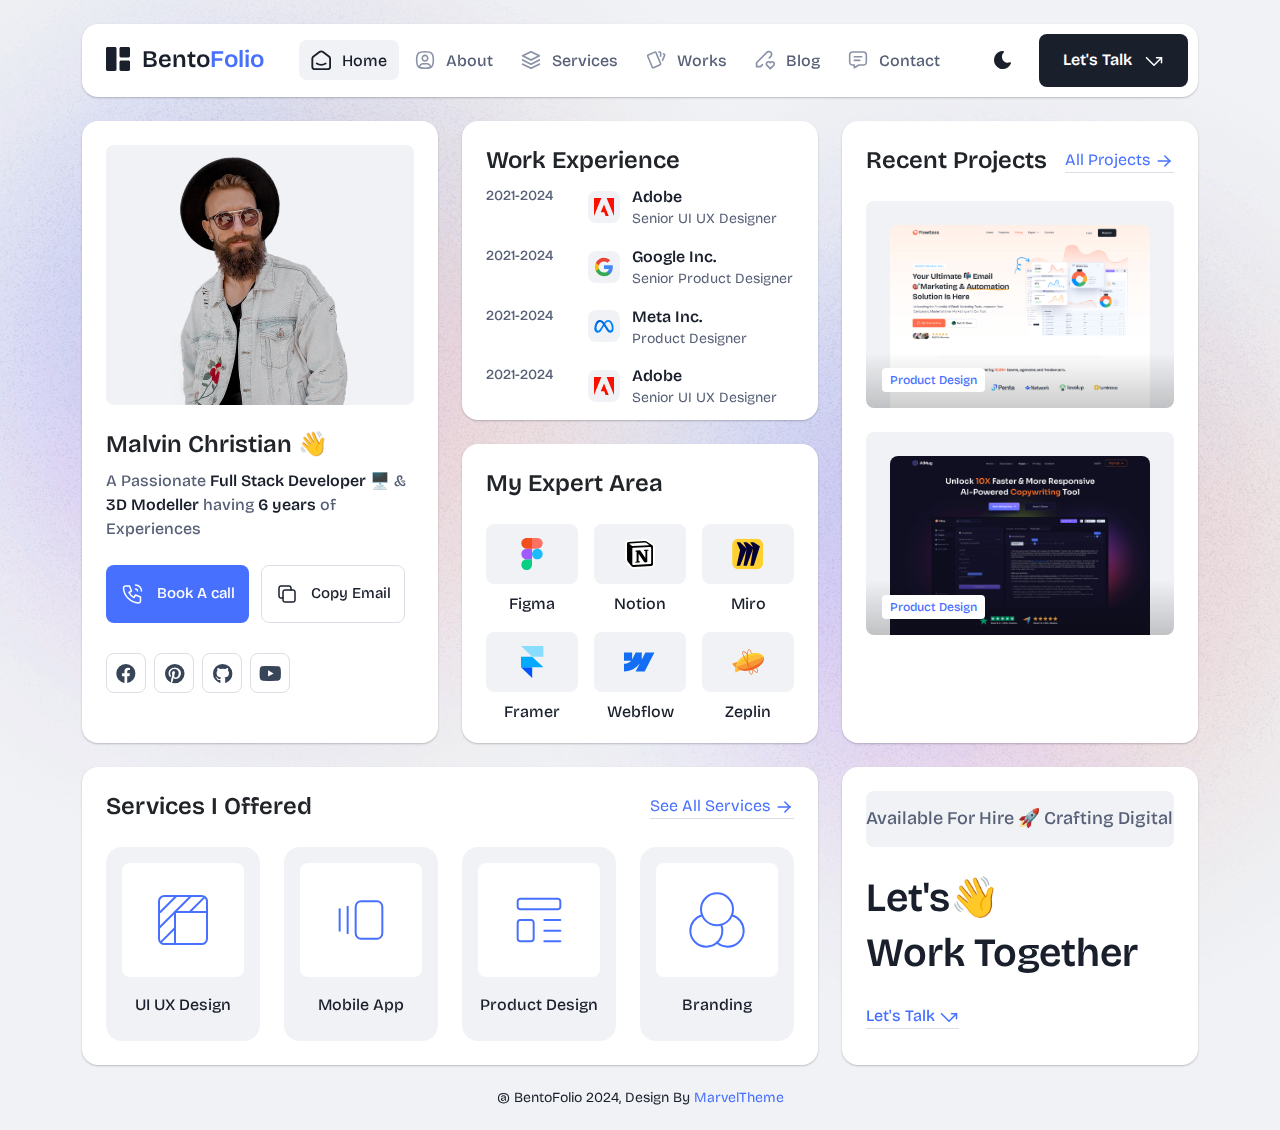
<file: index.html>
<!DOCTYPE html>
<html lang="en">

<head>
  <meta charset="UTF-8">
  <meta http-equiv="X-UA-Compatible" content="IE=edge">
  <title>Bentofolio - Malvin Christian Personal Portofolio</title>
  <meta name="description" content="Bentofolio - Bootstrap Personal Portfolio Template">
  <meta name="viewport" content="width=device-width, initial-scale=1">

  <link rel="shortcut icon" type="image/x-icon" href="assets/img/favicon.svg">
  <!-- Place favicon.ico in the root directory -->

  <!-- CSS here -->
  <link rel="stylesheet" href="assets/css/bootstrap.min.css">
  <link rel="stylesheet" href="assets/fontawsome/css/all.min.css">
  <link rel="stylesheet" href="assets/fontawsome/css/fontawesome.min.css">
  <link rel="stylesheet" href="assets/css/slick.css">
  <link rel="stylesheet" href="assets/css/magnific-popup.css">
  <link rel="stylesheet" href="assets/css/style.css">
  <link rel="stylesheet" href="assets/css/responsive.css">
</head>

<body>

  <div id="page-content">
    <!-- header part start -->
    <header class="header-area">
      <nav class="navbar">
        <div class="container">
          <div class="menu-container">
            <div class="logo">
              <a class="navbar-brand me-0" href="index.html">
                <svg width="24" height="24" viewBox="0 0 24 24" fill="none" xmlns="http://www.w3.org/2000/svg">
                  <path
                    d="M0 1.5C0 1.10218 0.158035 0.720644 0.43934 0.43934C0.720644 0.158035 1.10218 0 1.5 0L9 0C9.39782 0 9.77936 0.158035 10.0607 0.43934C10.342 0.720644 10.5 1.10218 10.5 1.5V22.5C10.5 22.8978 10.342 23.2794 10.0607 23.5607C9.77936 23.842 9.39782 24 9 24H1.5C1.10218 24 0.720644 23.842 0.43934 23.5607C0.158035 23.2794 0 22.8978 0 22.5V1.5ZM13.5 1.5C13.5 1.10218 13.658 0.720644 13.9393 0.43934C14.2206 0.158035 14.6022 0 15 0L22.5 0C22.8978 0 23.2794 0.158035 23.5607 0.43934C23.842 0.720644 24 1.10218 24 1.5V9C24 9.39782 23.842 9.77936 23.5607 10.0607C23.2794 10.342 22.8978 10.5 22.5 10.5H15C14.6022 10.5 14.2206 10.342 13.9393 10.0607C13.658 9.77936 13.5 9.39782 13.5 9V1.5ZM13.5 15C13.5 14.6022 13.658 14.2206 13.9393 13.9393C14.2206 13.658 14.6022 13.5 15 13.5H22.5C22.8978 13.5 23.2794 13.658 23.5607 13.9393C23.842 14.2206 24 14.6022 24 15V22.5C24 22.8978 23.842 23.2794 23.5607 23.5607C23.2794 23.842 22.8978 24 22.5 24H15C14.6022 24 14.2206 23.842 13.9393 23.5607C13.658 23.2794 13.5 22.8978 13.5 22.5V15Z"
                    class="logo-icon" />
                </svg>
                <span>Bento<span class="primary">Folio</span></span>
              </a>
            </div>
            <div class="navbar-main d-flex flex-grow-1">
              <div class="logo inner-logo d-block d-xl-none">
                <a class="navbar-brand me-0" href="index.html">
                  <svg width="24" height="24" viewBox="0 0 24 24" fill="none" xmlns="http://www.w3.org/2000/svg">
                    <path
                      d="M0 1.5C0 1.10218 0.158035 0.720644 0.43934 0.43934C0.720644 0.158035 1.10218 0 1.5 0L9 0C9.39782 0 9.77936 0.158035 10.0607 0.43934C10.342 0.720644 10.5 1.10218 10.5 1.5V22.5C10.5 22.8978 10.342 23.2794 10.0607 23.5607C9.77936 23.842 9.39782 24 9 24H1.5C1.10218 24 0.720644 23.842 0.43934 23.5607C0.158035 23.2794 0 22.8978 0 22.5V1.5ZM13.5 1.5C13.5 1.10218 13.658 0.720644 13.9393 0.43934C14.2206 0.158035 14.6022 0 15 0L22.5 0C22.8978 0 23.2794 0.158035 23.5607 0.43934C23.842 0.720644 24 1.10218 24 1.5V9C24 9.39782 23.842 9.77936 23.5607 10.0607C23.2794 10.342 22.8978 10.5 22.5 10.5H15C14.6022 10.5 14.2206 10.342 13.9393 10.0607C13.658 9.77936 13.5 9.39782 13.5 9V1.5ZM13.5 15C13.5 14.6022 13.658 14.2206 13.9393 13.9393C14.2206 13.658 14.6022 13.5 15 13.5H22.5C22.8978 13.5 23.2794 13.658 23.5607 13.9393C23.842 14.2206 24 14.6022 24 15V22.5C24 22.8978 23.842 23.2794 23.5607 23.5607C23.2794 23.842 22.8978 24 22.5 24H15C14.6022 24 14.2206 23.842 13.9393 23.5607C13.658 23.2794 13.5 22.8978 13.5 22.5V15Z"
                      class="logo-icon" />
                  </svg>
                  <span>Bento<span class="primary">Folio</span></span>
                </a>
              </div>
              <ul class="navbar-info mx-auto">
                <li class="nav-item">
                  <a class="nav-link active" aria-current="page" href="index.html">
                    <svg class="nav-icon" viewBox="0 0 15 15" fill="none" xmlns="http://www.w3.org/2000/svg">
                      <path
                        d="M13.475 4.92481L9.03083 1.46814C8.64082 1.16473 8.1608 1 7.66667 1C7.17254 1 6.69251 1.16473 6.3025 1.46814L1.8575 4.92481C1.59037 5.13254 1.37424 5.39858 1.22563 5.7026C1.07701 6.00662 0.99984 6.34058 1 6.67897V12.679C1 13.121 1.17559 13.5449 1.48816 13.8575C1.80072 14.17 2.22464 14.3456 2.66667 14.3456H12.6667C13.1087 14.3456 13.5326 14.17 13.8452 13.8575C14.1577 13.5449 14.3333 13.121 14.3333 12.679V6.67897C14.3333 5.99314 14.0167 5.34564 13.475 4.92481Z"
                        stroke-width="1.4" stroke-linecap="round" stroke-linejoin="round" />
                      <path d="M10.9753 10.1665C9.13359 11.2773 6.14859 11.2773 4.30859 10.1665" stroke-width="1.4"
                        stroke-linecap="round" stroke-linejoin="round" />
                    </svg>
                    <span>Home</span>
                  </a>
                </li>
                <li class="nav-item">
                  <a class="nav-link" href="about.html">
                    <svg class="nav-icon" viewBox="0 0 18 18" fill="none" xmlns="http://www.w3.org/2000/svg">
                      <path
                        d="M9 9.8335C9.66304 9.8335 10.2989 9.5701 10.7678 9.10126C11.2366 8.63242 11.5 7.99654 11.5 7.3335C11.5 6.67045 11.2366 6.03457 10.7678 5.56573C10.2989 5.09689 9.66304 4.8335 9 4.8335C8.33696 4.8335 7.70107 5.09689 7.23223 5.56573C6.76339 6.03457 6.5 6.67045 6.5 7.3335C6.5 7.99654 6.76339 8.63242 7.23223 9.10126C7.70107 9.5701 8.33696 9.8335 9 9.8335Z"
                        stroke-width="1.4" stroke-linecap="round" stroke-linejoin="round" />
                      <path
                        d="M9 1.5C15 1.5 16.5 3 16.5 9C16.5 15 15 16.5 9 16.5C3 16.5 1.5 15 1.5 9C1.5 3 3 1.5 9 1.5Z"
                        stroke-width="1.4" stroke-linecap="round" stroke-linejoin="round" />
                      <path
                        d="M4 15.7085V15.6668C4 14.7828 4.35119 13.9349 4.97631 13.3098C5.60143 12.6847 6.44928 12.3335 7.33333 12.3335H10.6667C11.5507 12.3335 12.3986 12.6847 13.0237 13.3098C13.6488 13.9349 14 14.7828 14 15.6668V15.7085"
                        stroke-width="1.4" stroke-linecap="round" stroke-linejoin="round" />
                    </svg>
                    About
                  </a>
                </li>
                <li class="nav-item">
                  <a class="nav-link" href="services.html">
                    <svg class="nav-icon" viewBox="0 0 16 16" fill="none" xmlns="http://www.w3.org/2000/svg">
                      <path d="M7.99967 1.3335L1.33301 4.66683L7.99967 8.00016L14.6663 4.66683L7.99967 1.3335Z"
                        stroke-width="1.4" stroke-linecap="round" stroke-linejoin="round" />
                      <path d="M1.33301 8L7.99967 11.3333L14.6663 8" stroke-width="1.4" stroke-linecap="round"
                        stroke-linejoin="round" />
                      <path d="M1.33301 11.3335L7.99967 14.6668L14.6663 11.3335" stroke-width="1.4"
                        stroke-linecap="round" stroke-linejoin="round" />
                    </svg>
                    Services
                  </a>
                </li>
                <li class="nav-item">
                  <a class="nav-link" href="portfolio.html">
                    <svg class="nav-icon" viewBox="0 0 18 17" fill="none" xmlns="http://www.w3.org/2000/svg">
                      <path
                        d="M2.00326 3.99733L7.95159 1.40649C8.04974 1.36442 8.15533 1.34243 8.26212 1.34181C8.3689 1.34119 8.47473 1.36196 8.57337 1.40289C8.67201 1.44382 8.76145 1.50408 8.83642 1.58013C8.9114 1.65617 8.97039 1.74646 9.00992 1.84566L13.1133 11.764C13.1985 11.9651 13.2014 12.1917 13.1213 12.3949C13.0412 12.5982 12.8845 12.7618 12.6849 12.8507L6.73742 15.4415C6.63922 15.4837 6.53356 15.5058 6.42668 15.5065C6.3198 15.5072 6.21387 15.4864 6.11514 15.4455C6.0164 15.4046 5.92688 15.3442 5.85184 15.2681C5.7768 15.192 5.71778 15.1016 5.67826 15.0023L1.57492 5.08316C1.48963 4.88204 1.48673 4.65546 1.56684 4.45222C1.64696 4.24898 1.80367 4.08616 2.00326 3.99733Z"
                        stroke-width="1.4" stroke-linecap="round" stroke-linejoin="round" />
                      <path
                        d="M11.5 1.3335H12.3333C12.5543 1.3335 12.7663 1.42129 12.9226 1.57757C13.0789 1.73385 13.1667 1.94582 13.1667 2.16683V5.0835"
                        stroke-width="1.4" stroke-linecap="round" stroke-linejoin="round" />
                      <path
                        d="M15.6663 3C15.8863 3.09333 16.0997 3.18083 16.3063 3.2625C16.5098 3.34882 16.6706 3.51241 16.7534 3.71729C16.8362 3.92217 16.8343 4.15155 16.748 4.355L14.833 8.83334"
                        stroke-width="1.4" stroke-linecap="round" stroke-linejoin="round" />
                    </svg>
                    Works
                  </a>
                </li>
                <li class="nav-item">
                  <a class="nav-link" href="blog.html">
                    <svg class="nav-icon" viewBox="0 0 17 16" fill="none" xmlns="http://www.w3.org/2000/svg">
                      <path
                        d="M12.1663 6.16676L13.4163 4.91676C13.6352 4.69789 13.8088 4.43805 13.9273 4.15208C14.0457 3.86612 14.1067 3.55962 14.1067 3.25009C14.1067 2.94056 14.0457 2.63406 13.9273 2.3481C13.8088 2.06213 13.6352 1.80229 13.4163 1.58342C13.1975 1.36455 12.9376 1.19094 12.6517 1.07248C12.3657 0.954033 12.0592 0.893066 11.7497 0.893066C11.4401 0.893066 11.1336 0.954033 10.8477 1.07248C10.5617 1.19094 10.3019 1.36455 10.083 1.58342L1.33301 10.3334V13.6668H4.66634L6.33301 12.0001"
                        stroke-width="1.4" stroke-linecap="round" stroke-linejoin="round" />
                      <path
                        d="M13.0004 15.3335L15.7921 12.5968C15.9633 12.4307 16.0995 12.232 16.1926 12.0124C16.2857 11.7927 16.3339 11.5567 16.3343 11.3181C16.3347 11.0796 16.2873 10.8434 16.1948 10.6235C16.1024 10.4035 15.9669 10.2044 15.7963 10.0377C15.448 9.69712 14.9806 9.50602 14.4935 9.50509C14.0065 9.50415 13.5383 9.69346 13.1888 10.0327L13.0021 10.216L12.8163 10.0327C12.4681 9.69237 12.0008 9.50143 11.5139 9.50049C11.0271 9.49956 10.5591 9.68871 10.2096 10.0277C10.0383 10.1937 9.9021 10.3924 9.80891 10.612C9.71572 10.8316 9.66746 11.0677 9.667 11.3062C9.66653 11.5447 9.71386 11.781 9.80619 12.0009C9.89853 12.2209 10.034 12.4201 10.2046 12.5868L13.0004 15.3335Z"
                        stroke-width="1.4" stroke-linecap="round" stroke-linejoin="round" />
                    </svg>
                    Blog
                  </a>
                </li>
                <li class="nav-item">
                  <a class="nav-link" href="contact.html">
                    <svg class="nav-icon" viewBox="0 0 18 17" fill="none" xmlns="http://www.w3.org/2000/svg">
                      <path d="M5.66699 5.5H12.3337" stroke-width="1.4" stroke-linecap="round"
                        stroke-linejoin="round" />
                      <path d="M5.66699 8.8335H10.667" stroke-width="1.4" stroke-linecap="round"
                        stroke-linejoin="round" />
                      <path
                        d="M14 1.3335C14.663 1.3335 15.2989 1.59689 15.7678 2.06573C16.2366 2.53457 16.5 3.17045 16.5 3.8335V10.5002C16.5 11.1632 16.2366 11.7991 15.7678 12.2679C15.2989 12.7368 14.663 13.0002 14 13.0002H9.83333L5.66667 15.5002V13.0002H4C3.33696 13.0002 2.70107 12.7368 2.23223 12.2679C1.76339 11.7991 1.5 11.1632 1.5 10.5002V3.8335C1.5 3.17045 1.76339 2.53457 2.23223 2.06573C2.70107 1.59689 3.33696 1.3335 4 1.3335H14Z"
                        stroke-width="1.4" stroke-linecap="round" stroke-linejoin="round" />
                    </svg>
                    Contact
                  </a>
                </li>
              </ul>
              <div class="header-right-info d-flex align-items-center">
                <button class="theme-control-btn">
                  <span class="dark">
                    <svg width="24" height="24" viewBox="0 0 24 24" fill="none" xmlns="http://www.w3.org/2000/svg">
                      <path
                        d="M11.8005 3C10.207 3.0003 8.64356 3.44286 7.27683 4.28049C5.91011 5.11811 4.79139 6.31937 4.04002 7.75612C3.28865 9.19288 2.93281 10.8112 3.01046 12.4386C3.08811 14.0659 3.59633 15.6411 4.48091 16.9963C5.3655 18.3514 6.59326 19.4356 8.03324 20.1333C9.47322 20.8309 11.0714 21.1157 12.6573 20.9574C14.2432 20.7991 15.7573 20.2036 17.0381 19.2344C18.319 18.2652 19.3185 16.9587 19.9301 15.4542C20.2302 14.7162 19.5111 13.9746 18.7875 14.2752C17.5475 14.7888 16.1706 14.8418 14.8963 14.425C13.622 14.0082 12.5308 13.1479 11.8126 11.9937C11.0943 10.8396 10.7943 9.4645 10.9648 8.10764C11.1353 6.75077 11.7655 5.49792 12.7458 4.5669L12.8136 4.4949C13.2986 3.9279 12.913 3.0072 12.1464 3.0072H11.9122L11.8524 3.0018L11.7996 3H11.8005Z"
                        fill="#1A1F2C" />
                    </svg>
                    <small class="theme-text d-block d-xl-none">Change appearance</small>
                  </span>
                  <span class="light">
                    <svg width="24" height="24" viewBox="0 0 24 24" fill="none" xmlns="http://www.w3.org/2000/svg">
                      <path
                        d="M12 19C12.2449 19 12.4813 19.09 12.6644 19.2527C12.8474 19.4155 12.9643 19.6397 12.993 19.883L13 20V21C12.9997 21.2549 12.9021 21.5 12.7272 21.6854C12.5522 21.8707 12.313 21.9822 12.0586 21.9972C11.8042 22.0121 11.5536 21.9293 11.3582 21.7657C11.1627 21.6021 11.0371 21.3701 11.007 21.117L11 21V20C11 19.7348 11.1054 19.4804 11.2929 19.2929C11.4804 19.1054 11.7348 19 12 19Z"
                        fill="#FD7E41" />
                      <path
                        d="M18.3127 16.9099L18.4067 16.9929L19.1067 17.6929C19.2861 17.8729 19.3902 18.1144 19.398 18.3683C19.4057 18.6223 19.3165 18.8697 19.1485 19.0602C18.9804 19.2508 18.7462 19.3702 18.4933 19.3943C18.2403 19.4184 17.9877 19.3454 17.7867 19.1899L17.6927 19.1069L16.9927 18.4069C16.8202 18.2347 16.7165 18.0053 16.7012 17.7619C16.6859 17.5186 16.76 17.278 16.9097 17.0855C17.0593 16.893 17.2741 16.7618 17.5137 16.7166C17.7533 16.6713 18.0012 16.7152 18.2107 16.8399L18.3127 16.9099Z"
                        fill="#FD7E41" />
                      <path
                        d="M7.00747 16.993C7.17965 17.1652 7.28308 17.3943 7.29836 17.6373C7.31364 17.8803 7.23972 18.1206 7.09047 18.313L7.00747 18.407L6.30747 19.107C6.12751 19.2863 5.88604 19.3905 5.63209 19.3982C5.37814 19.406 5.13076 19.3168 4.94019 19.1487C4.74963 18.9807 4.63017 18.7464 4.60607 18.4935C4.58198 18.2406 4.65506 17.988 4.81047 17.787L4.89347 17.693L5.59347 16.993C5.781 16.8055 6.03531 16.7002 6.30047 16.7002C6.56563 16.7002 6.81994 16.8055 7.00747 16.993Z"
                        fill="#FD7E41" />
                      <path
                        d="M3.99987 11C4.25475 11.0003 4.4999 11.0979 4.68524 11.2728C4.87057 11.4478 4.9821 11.687 4.99704 11.9414C5.01198 12.1958 4.92919 12.4464 4.7656 12.6418C4.60201 12.8373 4.36996 12.9629 4.11687 12.993L3.99987 13H2.99987C2.74499 12.9997 2.49984 12.9021 2.3145 12.7272C2.12916 12.5522 2.01763 12.313 2.0027 12.0586C1.98776 11.8042 2.07054 11.5536 2.23413 11.3582C2.39772 11.1627 2.62977 11.0371 2.88287 11.007L2.99987 11H3.99987Z"
                        fill="#FD7E41" />
                      <path
                        d="M20.9999 11C21.2547 11.0003 21.4999 11.0979 21.6852 11.2728C21.8706 11.4478 21.9821 11.687 21.997 11.9414C22.012 12.1958 21.9292 12.4464 21.7656 12.6418C21.602 12.8373 21.37 12.9629 21.1169 12.993L20.9999 13H19.9999C19.745 12.9997 19.4998 12.9021 19.3145 12.7272C19.1292 12.5522 19.0176 12.313 19.0027 12.0586C18.9878 11.8042 19.0705 11.5536 19.2341 11.3582C19.3977 11.1627 19.6298 11.0371 19.8829 11.007L19.9999 11H20.9999Z"
                        fill="#FD7E41" />
                      <path
                        d="M6.21264 4.80985L6.30664 4.89285L7.00664 5.59285C7.18599 5.77281 7.29011 6.01429 7.29787 6.26824C7.30562 6.52219 7.21642 6.76957 7.04839 6.96013C6.88036 7.1507 6.64609 7.27016 6.39316 7.29425C6.14024 7.31834 5.88763 7.24526 5.68664 7.08985L5.59264 7.00685L4.89264 6.30685C4.72073 6.13453 4.61757 5.90543 4.6025 5.66248C4.58744 5.41954 4.6615 5.17945 4.8108 4.98721C4.9601 4.79497 5.1744 4.66378 5.41351 4.61824C5.65262 4.57271 5.90013 4.61594 6.10964 4.73985L6.21264 4.80985Z"
                        fill="#FD7E41" />
                      <path
                        d="M19.1071 4.89288C19.2793 5.06508 19.3827 5.29418 19.398 5.5372C19.4132 5.78023 19.3393 6.02048 19.1901 6.21288L19.1071 6.30688L18.4071 7.00688C18.2271 7.18623 17.9856 7.29036 17.7317 7.29811C17.4777 7.30587 17.2304 7.21667 17.0398 7.04864C16.8492 6.8806 16.7298 6.64633 16.7057 6.39341C16.6816 6.14049 16.7547 5.88788 16.9101 5.68688L16.9931 5.59288L17.6931 4.89288C17.8806 4.70541 18.1349 4.6001 18.4001 4.6001C18.6652 4.6001 18.9196 4.70541 19.1071 4.89288Z"
                        fill="#FD7E41" />
                      <path
                        d="M12 2C12.2449 2.00003 12.4813 2.08996 12.6644 2.25272C12.8474 2.41547 12.9643 2.63975 12.993 2.883L13 3V4C12.9997 4.25488 12.9021 4.50003 12.7272 4.68537C12.5522 4.8707 12.313 4.98223 12.0586 4.99717C11.8042 5.01211 11.5536 4.92933 11.3582 4.76573C11.1627 4.60214 11.0371 4.3701 11.007 4.117L11 4V3C11 2.73478 11.1054 2.48043 11.2929 2.29289C11.4804 2.10536 11.7348 2 12 2Z"
                        fill="#FD7E41" />
                      <path
                        d="M12 7C12.9797 6.99994 13.9378 7.28769 14.7553 7.8275C15.5729 8.36731 16.2138 9.1354 16.5986 10.0364C16.9833 10.9373 17.0949 11.9315 16.9195 12.8953C16.7441 13.8592 16.2893 14.7502 15.6118 15.4579C14.9343 16.1655 14.0638 16.6585 13.1085 16.8756C12.1532 17.0928 11.1552 17.0245 10.2383 16.6793C9.3215 16.334 8.52629 15.7271 7.95146 14.9338C7.37663 14.1405 7.04752 13.1958 7.005 12.217L7 12L7.005 11.783C7.06092 10.4958 7.61161 9.27978 8.54222 8.38866C9.47284 7.49754 10.7115 7.00007 12 7Z"
                        fill="#FD7E41" />
                    </svg>
                    <small class="theme-text d-block d-xl-none">Change appearance</small>
                  </span>
                </button>
                <a href="contact.html" class="lets-talk-btn">
                  Let's Talk
                  <svg class="icon" width="20" height="20" viewBox="0 0 20 20" fill="none"
                    xmlns="http://www.w3.org/2000/svg">
                    <path d="M17.5 11.6665V6.6665H12.5" stroke="white" stroke-width="1.5" stroke-linecap="round"
                      stroke-linejoin="round" />
                    <path d="M17.5 6.6665L10 14.1665L2.5 6.6665" stroke="white" stroke-width="1.5"
                      stroke-linecap="round" stroke-linejoin="round" />
                  </svg>
                </a>
              </div>
            </div>
            <div class="mobile-menu-overlay d-block d-lg-none"></div>
            <div class="mobile-menu-control-bar d-block d-xl-none">
              <button class="mobile-menu-control-bar">
                <i class="fas fa-bars"></i>
              </button>
            </div>
          </div>
        </div>
      </nav>
    </header>
    <!-- header part end -->

    <!-- main area part start -->
    <main>
      <section class="home-area">
        <div class="container">
          <div class="row g-4">
            <div class="col-xl-4">
              <div class="card profile-card">
                <div class="card-body">
                  <div class="image text-center">
                    <img src="assets/img/images/profile.png" alt="profile">
                  </div>
                  <div class="text">
                    <h3 class="card-title">Malvin Christian 👋</h3>
                    <p>A Passionate <span>Full Stack Developer</span> 🖥️ & <span>3D Modeller</span> having
                      <span>6
                        years</span> of Experiences</p>
                    <div class="common-button-groups">
                      <a class="btn btn-call" href="index.html#">
                        <svg class="icon" width="25" height="24" viewBox="0 0 25 24" fill="none"
                          xmlns="http://www.w3.org/2000/svg">
                          <path
                            d="M5.5 4H9.5L11.5 9L9 10.5C10.071 12.6715 11.8285 14.429 14 15.5L15.5 13L20.5 15V19C20.5 19.5304 20.2893 20.0391 19.9142 20.4142C19.5391 20.7893 19.0304 21 18.5 21C14.5993 20.763 10.9202 19.1065 8.15683 16.3432C5.3935 13.5798 3.73705 9.90074 3.5 6C3.5 5.46957 3.71071 4.96086 4.08579 4.58579C4.46086 4.21071 4.96957 4 5.5 4Z"
                            stroke="white" stroke-width="1.5" stroke-linecap="round" stroke-linejoin="round" />
                          <path
                            d="M15.5 7C16.0304 7 16.5391 7.21071 16.9142 7.58579C17.2893 7.96086 17.5 8.46957 17.5 9"
                            stroke="white" stroke-width="1.5" stroke-linecap="round" stroke-linejoin="round" />
                          <path d="M15.5 3C17.0913 3 18.6174 3.63214 19.7426 4.75736C20.8679 5.88258 21.5 7.4087 21.5 9"
                            stroke="white" stroke-width="1.5" stroke-linecap="round" stroke-linejoin="round" />
                        </svg>
                        Book A call
                      </a>
                      <button class="btn btn-copy" data-clipboard-text="example@example.com">
                        <svg class="icon" width="24" height="24" viewBox="0 0 24 24" fill="none"
                          xmlns="http://www.w3.org/2000/svg">
                          <path
                            d="M8 10C8 9.46957 8.21071 8.96086 8.58579 8.58579C8.96086 8.21071 9.46957 8 10 8H18C18.5304 8 19.0391 8.21071 19.4142 8.58579C19.7893 8.96086 20 9.46957 20 10V18C20 18.5304 19.7893 19.0391 19.4142 19.4142C19.0391 19.7893 18.5304 20 18 20H10C9.46957 20 8.96086 19.7893 8.58579 19.4142C8.21071 19.0391 8 18.5304 8 18V10Z"
                            stroke-width="1.5" stroke-linecap="round" stroke-linejoin="round" />
                          <path
                            d="M16 8V6C16 5.46957 15.7893 4.96086 15.4142 4.58579C15.0391 4.21071 14.5304 4 14 4H6C5.46957 4 4.96086 4.21071 4.58579 4.58579C4.21071 4.96086 4 5.46957 4 6V14C4 14.5304 4.21071 15.0391 4.58579 15.4142C4.96086 15.7893 5.46957 16 6 16H8"
                            stroke-width="1.5" stroke-linecap="round" stroke-linejoin="round" />
                        </svg>
                        Copy Email
                      </button>
                    </div>
                    <div class="social-media-icon">
                      <ul class="list-unstyled">
                        <li><a href="index.html#"><i class="fab fa-facebook"></i></a></li>
                        <li><a href="index.html#"><i class="fab fa-pinterest"></i></a></li>
                        <li><a href="index.html#"><i class="fab fa-github"></i></a></li>
                        <li><a href="index.html#"><i class="fab fa-youtube"></i></a></li>
                      </ul>
                    </div>
                  </div>
                </div>
              </div>
            </div>
            <div class="col-xl-4">
              <div class="row g-4">
                <div class="col-lg-12">
                  <div class="card">
                    <div class="card-body work-experiance-card">
                      <h3 class="card-title">Work Experience</h3>
                      <div class="work-experiance-main">
                        <ul class="work-experiance-slider list-unstyled">
                          <li>
                            <div class="date">
                              <p>2021-2024</p>
                            </div>
                            <div class="info">
                              <div class="icon">
                                <img src="assets/img/icons/adobe.svg" alt="adobe">
                              </div>
                              <div class="text">
                                <h4 class="title">Adobe</h4>
                                <h6 class="subtitle">Senior UI UX Designer</h6>
                              </div>
                            </div>
                          </li>
                          <li>
                            <div class="date">
                              <p>2021-2024</p>
                            </div>
                            <div class="info">
                              <div class="icon">
                                <img src="assets/img/icons/google.svg" alt="google">
                              </div>
                              <div class="text">
                                <h4 class="title">Google Inc.
                                </h4>
                                <h6 class="subtitle">Senior Product Designer

                                </h6>
                              </div>
                            </div>
                          </li>
                          <li>
                            <div class="date">
                              <p>2021-2024</p>
                            </div>
                            <div class="info">
                              <div class="icon">
                                <img src="assets/img/icons/meta.svg" alt="meta">
                              </div>
                              <div class="text">
                                <h4 class="title">Meta Inc.
                                </h4>
                                <h6 class="subtitle">Product Designer
                                </h6>
                              </div>
                            </div>
                          </li>
                          <li>
                            <div class="date">
                              <p>2021-2024</p>
                            </div>
                            <div class="info">
                              <div class="icon">
                                <img src="assets/img/icons/adobe.svg" alt="adobe">
                              </div>
                              <div class="text">
                                <h4 class="title">Adobe</h4>
                                <h6 class="subtitle">Senior UI UX Designer</h6>
                              </div>
                            </div>
                          </li>
                        </ul>
                        <ul class="work-experiance-slider list-unstyled">
                          <li>
                            <div class="date">
                              <p>2021-2024</p>
                            </div>
                            <div class="info">
                              <div class="icon">
                                <img src="assets/img/icons/adobe.svg" alt="adobe">
                              </div>
                              <div class="text">
                                <h4 class="title">Adobe</h4>
                                <h6 class="subtitle">Senior UI UX Designer</h6>
                              </div>
                            </div>
                          </li>
                          <li>
                            <div class="date">
                              <p>2021-2024</p>
                            </div>
                            <div class="info">
                              <div class="icon">
                                <img src="assets/img/icons/google.svg" alt="google">
                              </div>
                              <div class="text">
                                <h4 class="title">Google Inc.
                                </h4>
                                <h6 class="subtitle">Senior Product Designer

                                </h6>
                              </div>
                            </div>
                          </li>
                          <li>
                            <div class="date">
                              <p>2021-2024</p>
                            </div>
                            <div class="info">
                              <div class="icon">
                                <img src="assets/img/icons/meta.svg" alt="meta">
                              </div>
                              <div class="text">
                                <h4 class="title">Meta Inc.
                                </h4>
                                <h6 class="subtitle">Product Designer
                                </h6>
                              </div>
                            </div>
                          </li>
                          <li>
                            <div class="date">
                              <p>2021-2024</p>
                            </div>
                            <div class="info">
                              <div class="icon">
                                <img src="assets/img/icons/adobe.svg" alt="adobe">
                              </div>
                              <div class="text">
                                <h4 class="title">Adobe</h4>
                                <h6 class="subtitle">Senior UI UX Designer</h6>
                              </div>
                            </div>
                          </li>
                        </ul>
                      </div>
                    </div>
                  </div>
                </div>
                <div class="col-lg-12">
                  <div class="card expertise-card">
                    <div class="card-body">
                      <h3 class="card-title">My Expert Area
                      </h3>
                      <div class="expertise-main mt-24">
                        <div class="row g-3">
                          <div class="col-xl-4 col-md-4 col-sm-6 col-6">
                            <div class="expertise-item">
                              <div class="image text-center">
                                <img src="assets/img/icons/figma.svg" alt="figma">
                              </div>
                              <div class="text">
                                <h4 class="title">Figma</h4>
                              </div>
                            </div>
                          </div>
                          <div class="col-xl-4 col-md-4 col-sm-6 col-6">
                            <div class="expertise-item">
                              <div class="image text-center">
                                <img src="assets/img/icons/notion.svg" alt="notion">
                              </div>
                              <div class="text">
                                <h4 class="title">Notion</h4>
                              </div>
                            </div>
                          </div>
                          <div class="col-xl-4 col-md-4 col-sm-6 col-6">
                            <div class="expertise-item">
                              <div class="image text-center">
                                <img src="assets/img/icons/mico.svg" alt="micro">
                              </div>
                              <div class="text">
                                <h4 class="title">Miro</h4>
                              </div>
                            </div>
                          </div>
                          <div class="col-xl-4 col-md-4 col-sm-6 col-6">
                            <div class="expertise-item">
                              <div class="image text-center">
                                <img src="assets/img/icons/framer.svg" alt="framer">
                              </div>
                              <div class="text">
                                <h4 class="title">Framer</h4>
                              </div>
                            </div>
                          </div>
                          <div class="col-xl-4 col-md-4 col-sm-6 col-6">
                            <div class="expertise-item">
                              <div class="image text-center">
                                <img src="assets/img/icons/webflow.svg" alt="webflow">
                              </div>
                              <div class="text">
                                <h4 class="title">Webflow</h4>
                              </div>
                            </div>
                          </div>
                          <div class="col-xl-4 col-md-4 col-sm-6 col-6">
                            <div class="expertise-item">
                              <div class="image text-center">
                                <img src="assets/img/icons/zeplin.svg" alt="zeplin">
                              </div>
                              <div class="text">
                                <h4 class="title">Zeplin</h4>
                              </div>
                            </div>
                          </div>
                        </div>
                      </div>
                    </div>
                  </div>
                </div>
              </div>
            </div>
            <div class="col-xl-4">
              <div class="card card-projects">
                <div class="card-body">

                  <h3 class="card-title">Recent Projects <a class="link-btn" href="portfolio.html">All Projects
                      <svg class="icon" width="20" height="20" viewBox="0 0 20 20" fill="none"
                        xmlns="http://www.w3.org/2000/svg">
                        <path d="M4.16699 10H15.8337" stroke="#4770FF" stroke-width="1.5" stroke-linecap="round"
                          stroke-linejoin="round" />
                        <path d="M10.833 15L15.833 10" stroke="#4770FF" stroke-width="1.5" stroke-linecap="round"
                          stroke-linejoin="round" />
                        <path d="M10.833 5L15.833 10" stroke="#4770FF" stroke-width="1.5" stroke-linecap="round"
                          stroke-linejoin="round" />
                      </svg>

                    </a></h3>
                  <div class="projects-main mt-24">
                    <div class="row g-4 parent-container">
                      <div class="col-lg-12">
                        <div class="project-item">
                          <div class="image">
                            <img src="assets/img/projects/project-1.png" alt="project-1" class="img-fluid w-100">
                            <a href="assets/img/projects/project-1.png"
                              class="gallery-popup full-image-preview parent-container">
                              <svg class="icon" xmlns="http://www.w3.org/2000/svg" viewBox="0 0 20 20" fill="none"
                                stroke="currentColor" stroke-linecap="round" stroke-linejoin="round" stroke-width="1.5">
                                <path d="M10 4.167v11.666M4.167 10h11.666"></path>
                              </svg>
                            </a>
                            <div class="info">
                              <span class="category">Product Design</span>
                            </div>
                          </div>
                        </div>
                      </div>
                      <div class="col-lg-12">
                        <div class="project-item">
                          <div class="image">
                            <img src="assets/img/projects/project-2.png" alt="project-2" class="img-fluid w-100">
                            <a href="assets/img/projects/project-2.png"
                              class="gallery-popup full-image-preview parent-container">
                              <svg class="icon" xmlns="http://www.w3.org/2000/svg" viewBox="0 0 20 20" fill="none"
                                stroke="currentColor" stroke-linecap="round" stroke-linejoin="round" stroke-width="1.5">
                                <path d="M10 4.167v11.666M4.167 10h11.666"></path>
                              </svg>
                            </a>
                            <div class="info">
                              <span class="category">Product Design</span>
                            </div>
                          </div>
                        </div>
                      </div>
                    </div>
                  </div>
                </div>
              </div>
            </div>
          </div>
          <div class="services-area mt-24">
            <div class="row g-4">
              <div class="col-xl-8">
                <div class="card services-card">
                  <div class="card-body">
                    <h3 class="card-title">Services I Offered
                      <a class="link-btn" href="services.html"> See All Services
                        <svg class="icon" width="20" height="20" viewBox="0 0 20 20" fill="none"
                          xmlns="http://www.w3.org/2000/svg">
                          <path d="M4.16699 10H15.8337" stroke="#4770FF" stroke-width="1.5" stroke-linecap="round"
                            stroke-linejoin="round" />
                          <path d="M10.833 15L15.833 10" stroke="#4770FF" stroke-width="1.5" stroke-linecap="round"
                            stroke-linejoin="round" />
                          <path d="M10.833 5L15.833 10" stroke="#4770FF" stroke-width="1.5" stroke-linecap="round"
                            stroke-linejoin="round" />
                        </svg>

                      </a></h3>
                    <div class="services-main mt-24">
                      <div class="row g-4">
                        <div class="col-md-3 col-sm-6 col-6">
                          <div class="services-item text-center">
                            <div class="image">
                              <img src="assets/img/icons/ui-ux.svg" alt="ui-ux">
                            </div>
                            <div class="text">
                              <h3 class="title">UI UX Design</h3>
                            </div>
                          </div>
                        </div>
                        <div class="col-md-3 col-sm-6 col-6">
                          <div class="services-item text-center">
                            <div class="image">
                              <img src="assets/img/icons/app.svg" alt="app">
                            </div>
                            <div class="text">
                              <h3 class="title">Mobile App</h3>
                            </div>
                          </div>
                        </div>
                        <div class="col-md-3 col-sm-6 col-6">
                          <div class="services-item text-center">
                            <div class="image">
                              <img src="assets/img/icons/prd-design.svg" alt="prd-design">
                            </div>
                            <div class="text">
                              <h3 class="title">Product Design</h3>
                            </div>
                          </div>
                        </div>
                        <div class="col-md-3 col-sm-6 col-6">
                          <div class="services-item text-center">
                            <div class="image">
                              <img src="assets/img/icons/branding.svg" alt="branding">
                            </div>
                            <div class="text">
                              <h3 class="title">Branding</h3>
                            </div>
                          </div>
                        </div>
                      </div>
                    </div>
                  </div>
                </div>
              </div>
              <div class="col-xl-4">
                <div class="card lets-talk-together-card">
                  <div class="card-body">
                    <div class="scrolling-info">
                      <div class="slider-item">
                        <p>
                          Available For Hire 🚀 Crafting Digital Experiences 🎨 Available For Hire 🚀 Crafting Digital
                          Experiences 🎨
                        </p>
                      </div>
                    </div>
                    <h3 class="card-title">Let's👋
                      <span class="d-block">Work Together</span>
                    </h3>
                    <a class="link-btn" href="contact.html"> Let's Talk
                      <svg class="icon" width="20" height="20" viewBox="0 0 20 20" fill="none"
                        xmlns="http://www.w3.org/2000/svg">
                        <path d="M17.5 11.6665V6.6665H12.5" stroke-width="1.5" stroke-linecap="round"
                          stroke-linejoin="round" />
                        <path d="M17.5 6.6665L10 14.1665L2.5 6.6665" stroke-width="1.5" stroke-linecap="round"
                          stroke-linejoin="round" />
                      </svg>
                    </a>
                  </div>
                </div>
              </div>
            </div>
          </div>
        </div>
      </section>
      <!-- background shape area start -->
      <div class="background-shapes">
        <div class="shape-1 common-shape">
          <img src="assets/img/bg/banner-shape-1.png" alt="banner-shape-1">
        </div>
        <div class="shape-2 common-shape">
          <img src="assets/img/bg/banner-shape-1.png" alt="banner-shape-1">
        </div>
        <div class="threed-shape-1 move-with-cursor" data-value="1">
          <img src="assets/img/bg/object-3d-1.png" alt="object-3d-1">
        </div>
        <div class="threed-shape-2 move-with-cursor" data-value="1">
          <img src="assets/img/bg/object-3d-2.png" alt="object-3d-2">
        </div>
      </div>
      <!-- background shape area end -->
    </main>
    <!-- main area part end -->

    <!-- footer part start -->
    <footer class="footer-area">
      <div class="container">
        <div class="text text-center">
          <p>@ BentoFolio 2024, Design By <a href="index.html#">MarvelTheme</a></p>
        </div>
      </div>
    </footer>
    <!-- footer part end -->
  </div>

  <!-- JS here -->
  <script src="assets/js/vendor/jquery-3.6.0.min.js"></script>
  <script src="assets/js/bootstrap.bundle.min.js"></script>
  <script src="assets/js/jquery.magnific-popup.min.js"></script>
  <script src="assets/js/ajax-form.js"></script>
  <script src="assets/js/clipboard.min.js"></script>
  <script src="assets/js/slick.min.js"></script>
  <script src="assets/js/script.js"></script>
</body>

</html>
</file>
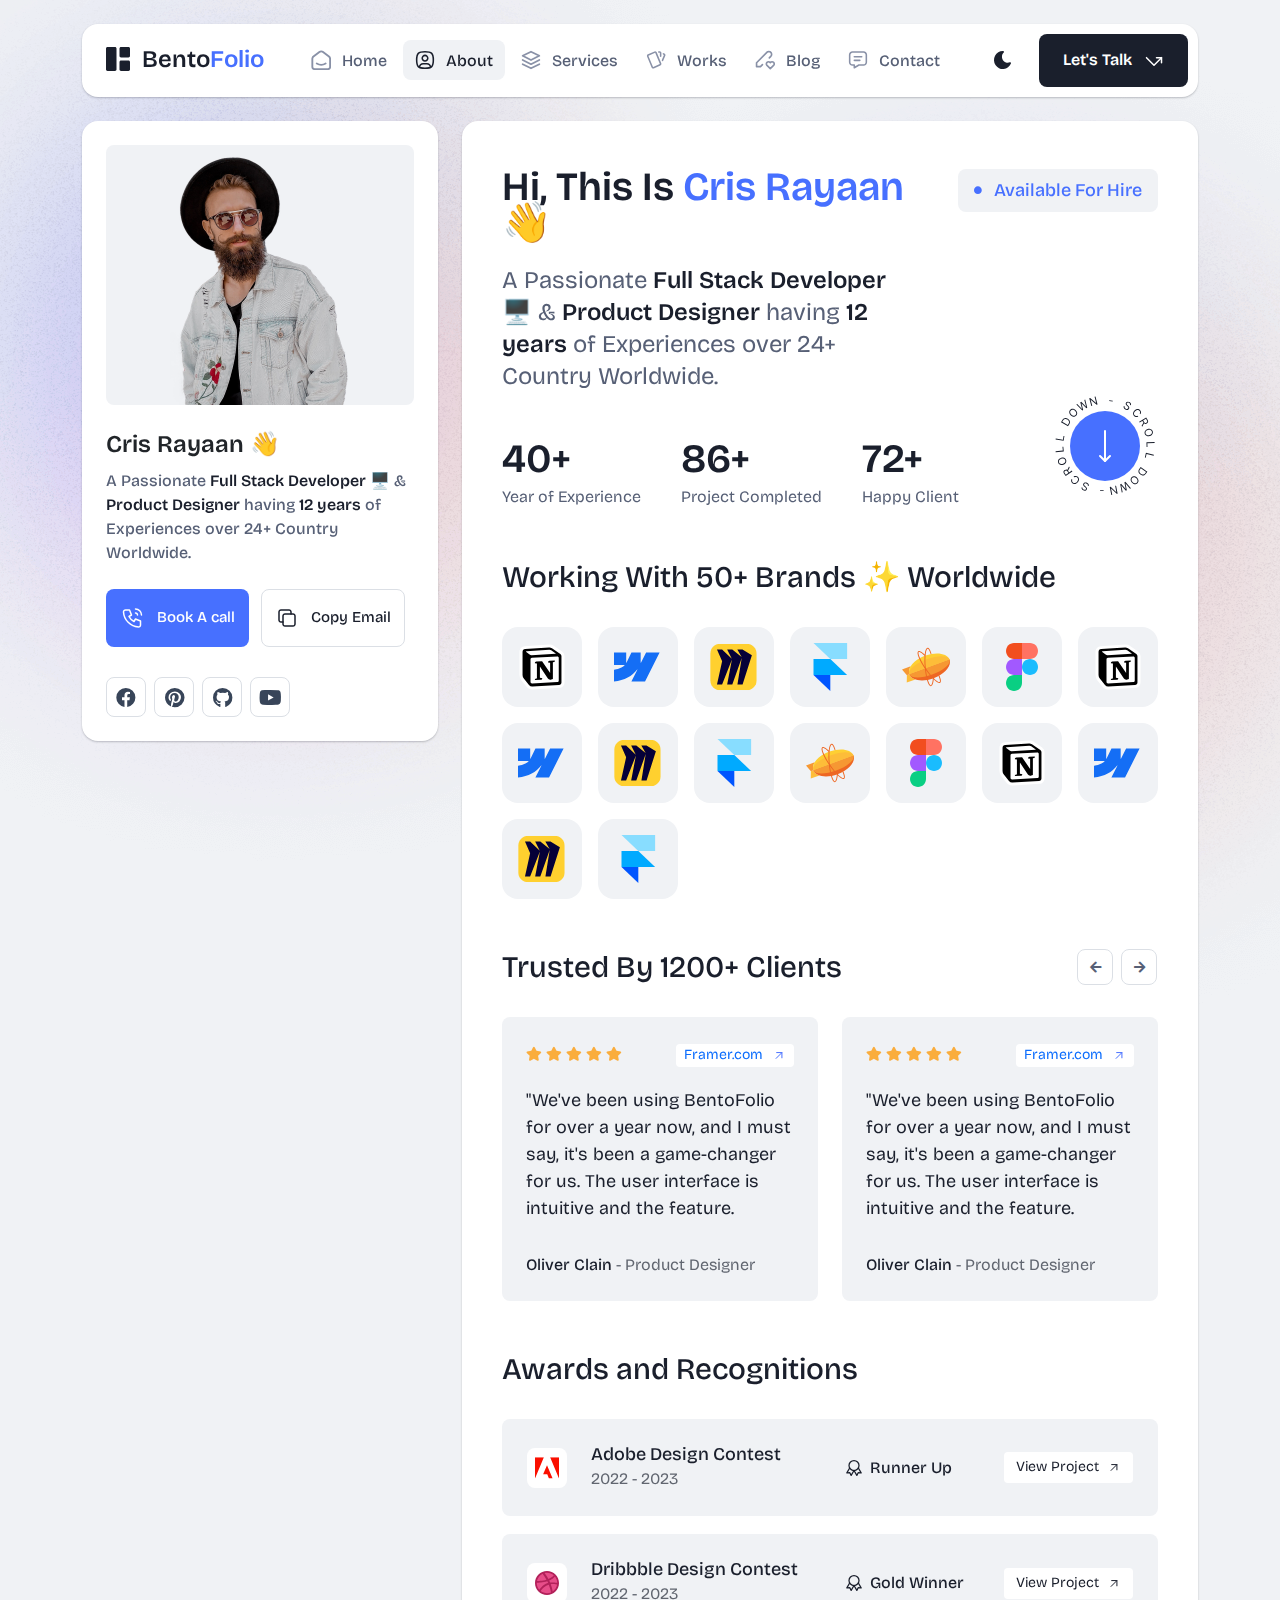
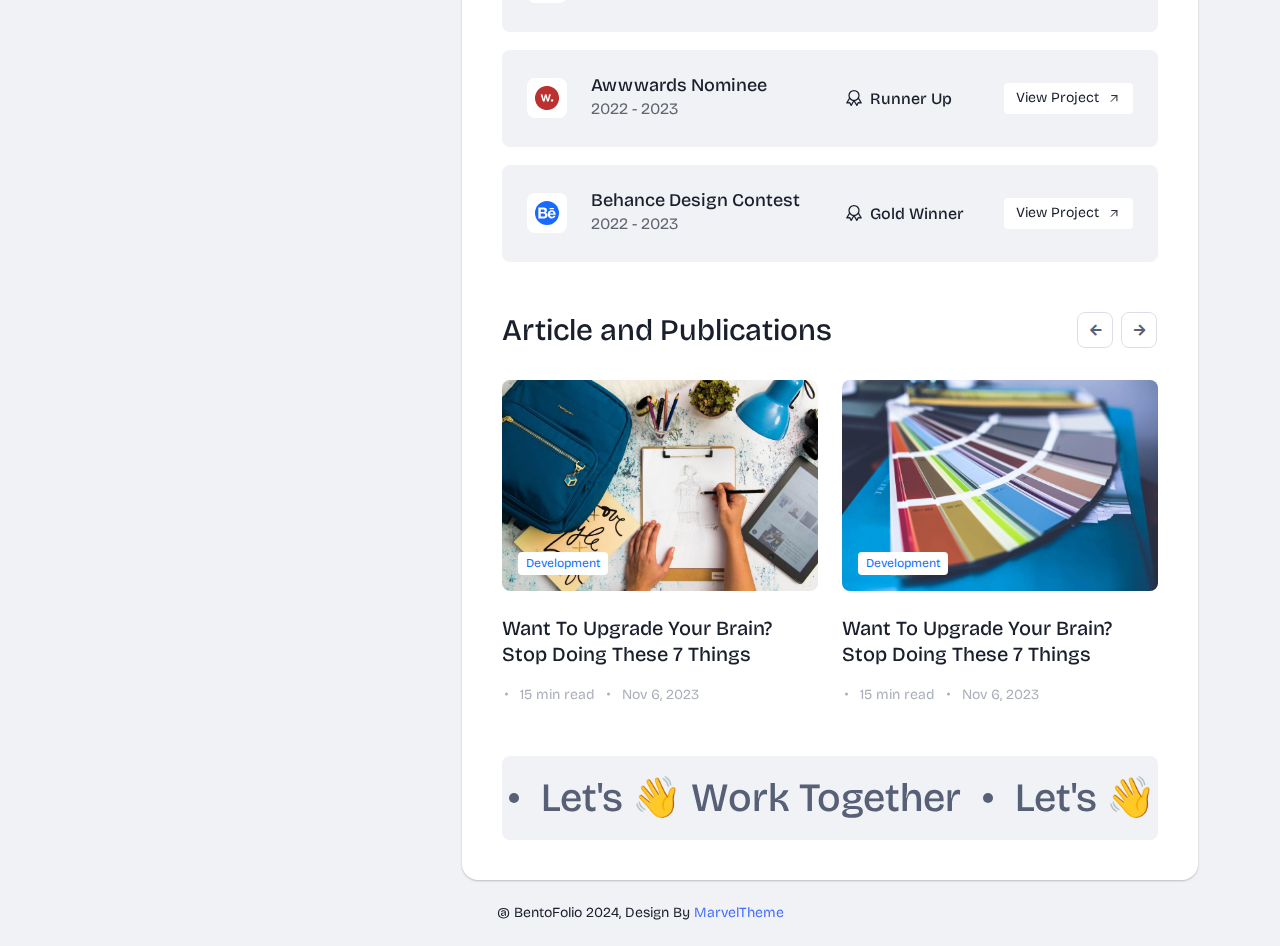
<file: about.html>
<!DOCTYPE html>
<html lang="en">

<head>
  <meta charset="UTF-8">
  <meta http-equiv="X-UA-Compatible" content="IE=edge">
  <title>Bentofolio - Malvin Christian Personal Portofolio</title>
  <meta name="description" content="Bentofolio - Bootstrap Personal Portfolio Template">
  <meta name="viewport" content="width=device-width, initial-scale=1">

  <link rel="shortcut icon" type="image/x-icon" href="assets/img/favicon.svg">
  <!-- Place favicon.ico in the root directory -->

  <!-- CSS here -->
  <link rel="stylesheet" href="assets/css/bootstrap.min.css">
  <link rel="stylesheet" href="assets/fontawsome/css/all.min.css">
  <link rel="stylesheet" href="assets/fontawsome/css/fontawesome.min.css">
  <link rel="stylesheet" href="assets/css/slick.css">
  <link rel="stylesheet" href="assets/css/magnific-popup.css">
  <link rel="stylesheet" href="assets/css/style.css">
  <link rel="stylesheet" href="assets/css/responsive.css">
</head>

<body>
  <div id="page-content">
    <!-- header part start -->
    <header class="header-area">
      <nav class="navbar">
        <div class="container">
          <div class="menu-container">
            <div class="logo">
              <a class="navbar-brand me-0" href="index.html">
                <svg width="24" height="24" viewBox="0 0 24 24" fill="none" xmlns="http://www.w3.org/2000/svg">
                  <path
                    d="M0 1.5C0 1.10218 0.158035 0.720644 0.43934 0.43934C0.720644 0.158035 1.10218 0 1.5 0L9 0C9.39782 0 9.77936 0.158035 10.0607 0.43934C10.342 0.720644 10.5 1.10218 10.5 1.5V22.5C10.5 22.8978 10.342 23.2794 10.0607 23.5607C9.77936 23.842 9.39782 24 9 24H1.5C1.10218 24 0.720644 23.842 0.43934 23.5607C0.158035 23.2794 0 22.8978 0 22.5V1.5ZM13.5 1.5C13.5 1.10218 13.658 0.720644 13.9393 0.43934C14.2206 0.158035 14.6022 0 15 0L22.5 0C22.8978 0 23.2794 0.158035 23.5607 0.43934C23.842 0.720644 24 1.10218 24 1.5V9C24 9.39782 23.842 9.77936 23.5607 10.0607C23.2794 10.342 22.8978 10.5 22.5 10.5H15C14.6022 10.5 14.2206 10.342 13.9393 10.0607C13.658 9.77936 13.5 9.39782 13.5 9V1.5ZM13.5 15C13.5 14.6022 13.658 14.2206 13.9393 13.9393C14.2206 13.658 14.6022 13.5 15 13.5H22.5C22.8978 13.5 23.2794 13.658 23.5607 13.9393C23.842 14.2206 24 14.6022 24 15V22.5C24 22.8978 23.842 23.2794 23.5607 23.5607C23.2794 23.842 22.8978 24 22.5 24H15C14.6022 24 14.2206 23.842 13.9393 23.5607C13.658 23.2794 13.5 22.8978 13.5 22.5V15Z"
                    class="logo-icon" />
                </svg>
                <span>Bento<span class="primary">Folio</span></span>
              </a>
            </div>
            <div class="navbar-main d-flex flex-grow-1">
              <div class="logo inner-logo d-block d-xl-none">
                <a class="navbar-brand me-0" href="index.html">
                  <svg width="24" height="24" viewBox="0 0 24 24" fill="none" xmlns="http://www.w3.org/2000/svg">
                    <path
                      d="M0 1.5C0 1.10218 0.158035 0.720644 0.43934 0.43934C0.720644 0.158035 1.10218 0 1.5 0L9 0C9.39782 0 9.77936 0.158035 10.0607 0.43934C10.342 0.720644 10.5 1.10218 10.5 1.5V22.5C10.5 22.8978 10.342 23.2794 10.0607 23.5607C9.77936 23.842 9.39782 24 9 24H1.5C1.10218 24 0.720644 23.842 0.43934 23.5607C0.158035 23.2794 0 22.8978 0 22.5V1.5ZM13.5 1.5C13.5 1.10218 13.658 0.720644 13.9393 0.43934C14.2206 0.158035 14.6022 0 15 0L22.5 0C22.8978 0 23.2794 0.158035 23.5607 0.43934C23.842 0.720644 24 1.10218 24 1.5V9C24 9.39782 23.842 9.77936 23.5607 10.0607C23.2794 10.342 22.8978 10.5 22.5 10.5H15C14.6022 10.5 14.2206 10.342 13.9393 10.0607C13.658 9.77936 13.5 9.39782 13.5 9V1.5ZM13.5 15C13.5 14.6022 13.658 14.2206 13.9393 13.9393C14.2206 13.658 14.6022 13.5 15 13.5H22.5C22.8978 13.5 23.2794 13.658 23.5607 13.9393C23.842 14.2206 24 14.6022 24 15V22.5C24 22.8978 23.842 23.2794 23.5607 23.5607C23.2794 23.842 22.8978 24 22.5 24H15C14.6022 24 14.2206 23.842 13.9393 23.5607C13.658 23.2794 13.5 22.8978 13.5 22.5V15Z"
                      class="logo-icon" />
                  </svg>
                  <span>Bento<span class="primary">Folio</span></span>
                </a>
              </div>
              <ul class="navbar-info mx-auto">
                <li class="nav-item">
                  <a class="nav-link" aria-current="page" href="index.html">
                    <svg class="nav-icon" viewBox="0 0 15 15" fill="none" xmlns="http://www.w3.org/2000/svg">
                      <path
                        d="M13.475 4.92481L9.03083 1.46814C8.64082 1.16473 8.1608 1 7.66667 1C7.17254 1 6.69251 1.16473 6.3025 1.46814L1.8575 4.92481C1.59037 5.13254 1.37424 5.39858 1.22563 5.7026C1.07701 6.00662 0.99984 6.34058 1 6.67897V12.679C1 13.121 1.17559 13.5449 1.48816 13.8575C1.80072 14.17 2.22464 14.3456 2.66667 14.3456H12.6667C13.1087 14.3456 13.5326 14.17 13.8452 13.8575C14.1577 13.5449 14.3333 13.121 14.3333 12.679V6.67897C14.3333 5.99314 14.0167 5.34564 13.475 4.92481Z"
                        stroke-width="1.4" stroke-linecap="round" stroke-linejoin="round" />
                      <path d="M10.9753 10.1665C9.13359 11.2773 6.14859 11.2773 4.30859 10.1665" stroke-width="1.4"
                        stroke-linecap="round" stroke-linejoin="round" />
                    </svg>

                    <span>Home</span>
                  </a>
                </li>
                <li class="nav-item">
                  <a class="nav-link active" href="about.html">
                    <svg class="nav-icon" viewBox="0 0 18 18" fill="none" xmlns="http://www.w3.org/2000/svg">
                      <path
                        d="M9 9.8335C9.66304 9.8335 10.2989 9.5701 10.7678 9.10126C11.2366 8.63242 11.5 7.99654 11.5 7.3335C11.5 6.67045 11.2366 6.03457 10.7678 5.56573C10.2989 5.09689 9.66304 4.8335 9 4.8335C8.33696 4.8335 7.70107 5.09689 7.23223 5.56573C6.76339 6.03457 6.5 6.67045 6.5 7.3335C6.5 7.99654 6.76339 8.63242 7.23223 9.10126C7.70107 9.5701 8.33696 9.8335 9 9.8335Z"
                        stroke-width="1.4" stroke-linecap="round" stroke-linejoin="round" />
                      <path
                        d="M9 1.5C15 1.5 16.5 3 16.5 9C16.5 15 15 16.5 9 16.5C3 16.5 1.5 15 1.5 9C1.5 3 3 1.5 9 1.5Z"
                        stroke-width="1.4" stroke-linecap="round" stroke-linejoin="round" />
                      <path
                        d="M4 15.7085V15.6668C4 14.7828 4.35119 13.9349 4.97631 13.3098C5.60143 12.6847 6.44928 12.3335 7.33333 12.3335H10.6667C11.5507 12.3335 12.3986 12.6847 13.0237 13.3098C13.6488 13.9349 14 14.7828 14 15.6668V15.7085"
                        stroke-width="1.4" stroke-linecap="round" stroke-linejoin="round" />
                    </svg>
                    About
                  </a>
                </li>
                <li class="nav-item">
                  <a class="nav-link" href="services.html">
                    <svg class="nav-icon" viewBox="0 0 16 16" fill="none" xmlns="http://www.w3.org/2000/svg">
                      <path d="M7.99967 1.3335L1.33301 4.66683L7.99967 8.00016L14.6663 4.66683L7.99967 1.3335Z"
                        stroke-width="1.4" stroke-linecap="round" stroke-linejoin="round" />
                      <path d="M1.33301 8L7.99967 11.3333L14.6663 8" stroke-width="1.4" stroke-linecap="round"
                        stroke-linejoin="round" />
                      <path d="M1.33301 11.3335L7.99967 14.6668L14.6663 11.3335" stroke-width="1.4"
                        stroke-linecap="round" stroke-linejoin="round" />
                    </svg>
                    Services
                  </a>
                </li>
                <li class="nav-item">
                  <a class="nav-link" href="portfolio.html">
                    <svg class="nav-icon" viewBox="0 0 18 17" fill="none" xmlns="http://www.w3.org/2000/svg">
                      <path
                        d="M2.00326 3.99733L7.95159 1.40649C8.04974 1.36442 8.15533 1.34243 8.26212 1.34181C8.3689 1.34119 8.47473 1.36196 8.57337 1.40289C8.67201 1.44382 8.76145 1.50408 8.83642 1.58013C8.9114 1.65617 8.97039 1.74646 9.00992 1.84566L13.1133 11.764C13.1985 11.9651 13.2014 12.1917 13.1213 12.3949C13.0412 12.5982 12.8845 12.7618 12.6849 12.8507L6.73742 15.4415C6.63922 15.4837 6.53356 15.5058 6.42668 15.5065C6.3198 15.5072 6.21387 15.4864 6.11514 15.4455C6.0164 15.4046 5.92688 15.3442 5.85184 15.2681C5.7768 15.192 5.71778 15.1016 5.67826 15.0023L1.57492 5.08316C1.48963 4.88204 1.48673 4.65546 1.56684 4.45222C1.64696 4.24898 1.80367 4.08616 2.00326 3.99733Z"
                        stroke-width="1.4" stroke-linecap="round" stroke-linejoin="round" />
                      <path
                        d="M11.5 1.3335H12.3333C12.5543 1.3335 12.7663 1.42129 12.9226 1.57757C13.0789 1.73385 13.1667 1.94582 13.1667 2.16683V5.0835"
                        stroke-width="1.4" stroke-linecap="round" stroke-linejoin="round" />
                      <path
                        d="M15.6663 3C15.8863 3.09333 16.0997 3.18083 16.3063 3.2625C16.5098 3.34882 16.6706 3.51241 16.7534 3.71729C16.8362 3.92217 16.8343 4.15155 16.748 4.355L14.833 8.83334"
                        stroke-width="1.4" stroke-linecap="round" stroke-linejoin="round" />
                    </svg>
                    Works
                  </a>
                </li>
                <li class="nav-item">
                  <a class="nav-link" href="blog.html">
                    <svg class="nav-icon" viewBox="0 0 17 16" fill="none" xmlns="http://www.w3.org/2000/svg">
                      <path
                        d="M12.1663 6.16676L13.4163 4.91676C13.6352 4.69789 13.8088 4.43805 13.9273 4.15208C14.0457 3.86612 14.1067 3.55962 14.1067 3.25009C14.1067 2.94056 14.0457 2.63406 13.9273 2.3481C13.8088 2.06213 13.6352 1.80229 13.4163 1.58342C13.1975 1.36455 12.9376 1.19094 12.6517 1.07248C12.3657 0.954033 12.0592 0.893066 11.7497 0.893066C11.4401 0.893066 11.1336 0.954033 10.8477 1.07248C10.5617 1.19094 10.3019 1.36455 10.083 1.58342L1.33301 10.3334V13.6668H4.66634L6.33301 12.0001"
                        stroke-width="1.4" stroke-linecap="round" stroke-linejoin="round" />
                      <path
                        d="M13.0004 15.3335L15.7921 12.5968C15.9633 12.4307 16.0995 12.232 16.1926 12.0124C16.2857 11.7927 16.3339 11.5567 16.3343 11.3181C16.3347 11.0796 16.2873 10.8434 16.1948 10.6235C16.1024 10.4035 15.9669 10.2044 15.7963 10.0377C15.448 9.69712 14.9806 9.50602 14.4935 9.50509C14.0065 9.50415 13.5383 9.69346 13.1888 10.0327L13.0021 10.216L12.8163 10.0327C12.4681 9.69237 12.0008 9.50143 11.5139 9.50049C11.0271 9.49956 10.5591 9.68871 10.2096 10.0277C10.0383 10.1937 9.9021 10.3924 9.80891 10.612C9.71572 10.8316 9.66746 11.0677 9.667 11.3062C9.66653 11.5447 9.71386 11.781 9.80619 12.0009C9.89853 12.2209 10.034 12.4201 10.2046 12.5868L13.0004 15.3335Z"
                        stroke-width="1.4" stroke-linecap="round" stroke-linejoin="round" />
                    </svg>
                    Blog
                  </a>
                </li>
                <li class="nav-item">
                  <a class="nav-link" href="contact.html">
                    <svg class="nav-icon" viewBox="0 0 18 17" fill="none" xmlns="http://www.w3.org/2000/svg">
                      <path d="M5.66699 5.5H12.3337" stroke-width="1.4" stroke-linecap="round"
                        stroke-linejoin="round" />
                      <path d="M5.66699 8.8335H10.667" stroke-width="1.4" stroke-linecap="round"
                        stroke-linejoin="round" />
                      <path
                        d="M14 1.3335C14.663 1.3335 15.2989 1.59689 15.7678 2.06573C16.2366 2.53457 16.5 3.17045 16.5 3.8335V10.5002C16.5 11.1632 16.2366 11.7991 15.7678 12.2679C15.2989 12.7368 14.663 13.0002 14 13.0002H9.83333L5.66667 15.5002V13.0002H4C3.33696 13.0002 2.70107 12.7368 2.23223 12.2679C1.76339 11.7991 1.5 11.1632 1.5 10.5002V3.8335C1.5 3.17045 1.76339 2.53457 2.23223 2.06573C2.70107 1.59689 3.33696 1.3335 4 1.3335H14Z"
                        stroke-width="1.4" stroke-linecap="round" stroke-linejoin="round" />
                    </svg>
                    Contact
                  </a>
                </li>
              </ul>
              <div class="header-right-info d-flex align-items-center">
                <button class="theme-control-btn">
                  <span class="dark">
                    <svg width="24" height="24" viewBox="0 0 24 24" fill="none" xmlns="http://www.w3.org/2000/svg">
                      <path
                        d="M11.8005 3C10.207 3.0003 8.64356 3.44286 7.27683 4.28049C5.91011 5.11811 4.79139 6.31937 4.04002 7.75612C3.28865 9.19288 2.93281 10.8112 3.01046 12.4386C3.08811 14.0659 3.59633 15.6411 4.48091 16.9963C5.3655 18.3514 6.59326 19.4356 8.03324 20.1333C9.47322 20.8309 11.0714 21.1157 12.6573 20.9574C14.2432 20.7991 15.7573 20.2036 17.0381 19.2344C18.319 18.2652 19.3185 16.9587 19.9301 15.4542C20.2302 14.7162 19.5111 13.9746 18.7875 14.2752C17.5475 14.7888 16.1706 14.8418 14.8963 14.425C13.622 14.0082 12.5308 13.1479 11.8126 11.9937C11.0943 10.8396 10.7943 9.4645 10.9648 8.10764C11.1353 6.75077 11.7655 5.49792 12.7458 4.5669L12.8136 4.4949C13.2986 3.9279 12.913 3.0072 12.1464 3.0072H11.9122L11.8524 3.0018L11.7996 3H11.8005Z"
                        fill="#1A1F2C" />
                    </svg>
                    <small class="theme-text d-block d-xl-none">Change appearance</small>
                  </span>
                  <span class="light">
                    <svg width="24" height="24" viewBox="0 0 24 24" fill="none" xmlns="http://www.w3.org/2000/svg">
                      <path
                        d="M12 19C12.2449 19 12.4813 19.09 12.6644 19.2527C12.8474 19.4155 12.9643 19.6397 12.993 19.883L13 20V21C12.9997 21.2549 12.9021 21.5 12.7272 21.6854C12.5522 21.8707 12.313 21.9822 12.0586 21.9972C11.8042 22.0121 11.5536 21.9293 11.3582 21.7657C11.1627 21.6021 11.0371 21.3701 11.007 21.117L11 21V20C11 19.7348 11.1054 19.4804 11.2929 19.2929C11.4804 19.1054 11.7348 19 12 19Z"
                        fill="#FD7E41" />
                      <path
                        d="M18.3127 16.9099L18.4067 16.9929L19.1067 17.6929C19.2861 17.8729 19.3902 18.1144 19.398 18.3683C19.4057 18.6223 19.3165 18.8697 19.1485 19.0602C18.9804 19.2508 18.7462 19.3702 18.4933 19.3943C18.2403 19.4184 17.9877 19.3454 17.7867 19.1899L17.6927 19.1069L16.9927 18.4069C16.8202 18.2347 16.7165 18.0053 16.7012 17.7619C16.6859 17.5186 16.76 17.278 16.9097 17.0855C17.0593 16.893 17.2741 16.7618 17.5137 16.7166C17.7533 16.6713 18.0012 16.7152 18.2107 16.8399L18.3127 16.9099Z"
                        fill="#FD7E41" />
                      <path
                        d="M7.00747 16.993C7.17965 17.1652 7.28308 17.3943 7.29836 17.6373C7.31364 17.8803 7.23972 18.1206 7.09047 18.313L7.00747 18.407L6.30747 19.107C6.12751 19.2863 5.88604 19.3905 5.63209 19.3982C5.37814 19.406 5.13076 19.3168 4.94019 19.1487C4.74963 18.9807 4.63017 18.7464 4.60607 18.4935C4.58198 18.2406 4.65506 17.988 4.81047 17.787L4.89347 17.693L5.59347 16.993C5.781 16.8055 6.03531 16.7002 6.30047 16.7002C6.56563 16.7002 6.81994 16.8055 7.00747 16.993Z"
                        fill="#FD7E41" />
                      <path
                        d="M3.99987 11C4.25475 11.0003 4.4999 11.0979 4.68524 11.2728C4.87057 11.4478 4.9821 11.687 4.99704 11.9414C5.01198 12.1958 4.92919 12.4464 4.7656 12.6418C4.60201 12.8373 4.36996 12.9629 4.11687 12.993L3.99987 13H2.99987C2.74499 12.9997 2.49984 12.9021 2.3145 12.7272C2.12916 12.5522 2.01763 12.313 2.0027 12.0586C1.98776 11.8042 2.07054 11.5536 2.23413 11.3582C2.39772 11.1627 2.62977 11.0371 2.88287 11.007L2.99987 11H3.99987Z"
                        fill="#FD7E41" />
                      <path
                        d="M20.9999 11C21.2547 11.0003 21.4999 11.0979 21.6852 11.2728C21.8706 11.4478 21.9821 11.687 21.997 11.9414C22.012 12.1958 21.9292 12.4464 21.7656 12.6418C21.602 12.8373 21.37 12.9629 21.1169 12.993L20.9999 13H19.9999C19.745 12.9997 19.4998 12.9021 19.3145 12.7272C19.1292 12.5522 19.0176 12.313 19.0027 12.0586C18.9878 11.8042 19.0705 11.5536 19.2341 11.3582C19.3977 11.1627 19.6298 11.0371 19.8829 11.007L19.9999 11H20.9999Z"
                        fill="#FD7E41" />
                      <path
                        d="M6.21264 4.80985L6.30664 4.89285L7.00664 5.59285C7.18599 5.77281 7.29011 6.01429 7.29787 6.26824C7.30562 6.52219 7.21642 6.76957 7.04839 6.96013C6.88036 7.1507 6.64609 7.27016 6.39316 7.29425C6.14024 7.31834 5.88763 7.24526 5.68664 7.08985L5.59264 7.00685L4.89264 6.30685C4.72073 6.13453 4.61757 5.90543 4.6025 5.66248C4.58744 5.41954 4.6615 5.17945 4.8108 4.98721C4.9601 4.79497 5.1744 4.66378 5.41351 4.61824C5.65262 4.57271 5.90013 4.61594 6.10964 4.73985L6.21264 4.80985Z"
                        fill="#FD7E41" />
                      <path
                        d="M19.1071 4.89288C19.2793 5.06508 19.3827 5.29418 19.398 5.5372C19.4132 5.78023 19.3393 6.02048 19.1901 6.21288L19.1071 6.30688L18.4071 7.00688C18.2271 7.18623 17.9856 7.29036 17.7317 7.29811C17.4777 7.30587 17.2304 7.21667 17.0398 7.04864C16.8492 6.8806 16.7298 6.64633 16.7057 6.39341C16.6816 6.14049 16.7547 5.88788 16.9101 5.68688L16.9931 5.59288L17.6931 4.89288C17.8806 4.70541 18.1349 4.6001 18.4001 4.6001C18.6652 4.6001 18.9196 4.70541 19.1071 4.89288Z"
                        fill="#FD7E41" />
                      <path
                        d="M12 2C12.2449 2.00003 12.4813 2.08996 12.6644 2.25272C12.8474 2.41547 12.9643 2.63975 12.993 2.883L13 3V4C12.9997 4.25488 12.9021 4.50003 12.7272 4.68537C12.5522 4.8707 12.313 4.98223 12.0586 4.99717C11.8042 5.01211 11.5536 4.92933 11.3582 4.76573C11.1627 4.60214 11.0371 4.3701 11.007 4.117L11 4V3C11 2.73478 11.1054 2.48043 11.2929 2.29289C11.4804 2.10536 11.7348 2 12 2Z"
                        fill="#FD7E41" />
                      <path
                        d="M12 7C12.9797 6.99994 13.9378 7.28769 14.7553 7.8275C15.5729 8.36731 16.2138 9.1354 16.5986 10.0364C16.9833 10.9373 17.0949 11.9315 16.9195 12.8953C16.7441 13.8592 16.2893 14.7502 15.6118 15.4579C14.9343 16.1655 14.0638 16.6585 13.1085 16.8756C12.1532 17.0928 11.1552 17.0245 10.2383 16.6793C9.3215 16.334 8.52629 15.7271 7.95146 14.9338C7.37663 14.1405 7.04752 13.1958 7.005 12.217L7 12L7.005 11.783C7.06092 10.4958 7.61161 9.27978 8.54222 8.38866C9.47284 7.49754 10.7115 7.00007 12 7Z"
                        fill="#FD7E41" />

                    </svg>
                    <small class="theme-text d-block d-xl-none">Change appearance</small>
                  </span>
                </button>
                <a href="contact.html" class="lets-talk-btn">
                  Let's Talk
                  <svg class="icon" width="20" height="20" viewBox="0 0 20 20" fill="none"
                    xmlns="http://www.w3.org/2000/svg">
                    <path d="M17.5 11.6665V6.6665H12.5" stroke="white" stroke-width="1.5" stroke-linecap="round"
                      stroke-linejoin="round" />
                    <path d="M17.5 6.6665L10 14.1665L2.5 6.6665" stroke="white" stroke-width="1.5"
                      stroke-linecap="round" stroke-linejoin="round" />
                  </svg>
                </a>
              </div>
            </div>
            <div class="mobile-menu-overlay d-block d-lg-none"></div>
            <div class="mobile-menu-control-bar d-block d-xl-none">
              <button class="mobile-menu-control-bar">
                <i class="fas fa-bars"></i>
              </button>
            </div>
          </div>
        </div>
      </nav>
    </header>
    <!-- header part end -->

    <!-- main area part start -->
    <main>

      <section class="content-box-area mt-4">
        <div class="container">
          <div class="row g-4">
            <div class="col-xl-4">
              <div class="card profile-card">
                <div class="card-body">
                  <div class="image text-center">
                    <img src="assets/img/images/profile.png" alt="profile">
                  </div>
                  <div class="text">
                    <h3 class="card-title">Cris Rayaan 👋</h3>
                    <p>A Passionate <span>Full Stack Developer</span> 🖥️ & <span>Product Designer</span> having
                      <span>12
                        years</span> of Experiences over 24+
                      Country Worldwide.</p>
                    <div class="common-button-groups">
                      <a class="btn btn-call" href="about.html#">
                        <svg class="icon" width="25" height="24" viewBox="0 0 25 24" fill="none"
                          xmlns="http://www.w3.org/2000/svg">
                          <path
                            d="M5.5 4H9.5L11.5 9L9 10.5C10.071 12.6715 11.8285 14.429 14 15.5L15.5 13L20.5 15V19C20.5 19.5304 20.2893 20.0391 19.9142 20.4142C19.5391 20.7893 19.0304 21 18.5 21C14.5993 20.763 10.9202 19.1065 8.15683 16.3432C5.3935 13.5798 3.73705 9.90074 3.5 6C3.5 5.46957 3.71071 4.96086 4.08579 4.58579C4.46086 4.21071 4.96957 4 5.5 4Z"
                            stroke="white" stroke-width="1.5" stroke-linecap="round" stroke-linejoin="round" />
                          <path
                            d="M15.5 7C16.0304 7 16.5391 7.21071 16.9142 7.58579C17.2893 7.96086 17.5 8.46957 17.5 9"
                            stroke="white" stroke-width="1.5" stroke-linecap="round" stroke-linejoin="round" />
                          <path d="M15.5 3C17.0913 3 18.6174 3.63214 19.7426 4.75736C20.8679 5.88258 21.5 7.4087 21.5 9"
                            stroke="white" stroke-width="1.5" stroke-linecap="round" stroke-linejoin="round" />
                        </svg>
                        Book A call
                      </a>
                      <button class="btn btn-copy" data-clipboard-text="example@example.com">
                        <svg class="icon" width="24" height="24" viewBox="0 0 24 24" fill="none"
                          xmlns="http://www.w3.org/2000/svg">
                          <path
                            d="M8 10C8 9.46957 8.21071 8.96086 8.58579 8.58579C8.96086 8.21071 9.46957 8 10 8H18C18.5304 8 19.0391 8.21071 19.4142 8.58579C19.7893 8.96086 20 9.46957 20 10V18C20 18.5304 19.7893 19.0391 19.4142 19.4142C19.0391 19.7893 18.5304 20 18 20H10C9.46957 20 8.96086 19.7893 8.58579 19.4142C8.21071 19.0391 8 18.5304 8 18V10Z"
                            stroke-width="1.5" stroke-linecap="round" stroke-linejoin="round" />
                          <path
                            d="M16 8V6C16 5.46957 15.7893 4.96086 15.4142 4.58579C15.0391 4.21071 14.5304 4 14 4H6C5.46957 4 4.96086 4.21071 4.58579 4.58579C4.21071 4.96086 4 5.46957 4 6V14C4 14.5304 4.21071 15.0391 4.58579 15.4142C4.96086 15.7893 5.46957 16 6 16H8"
                            stroke-width="1.5" stroke-linecap="round" stroke-linejoin="round" />
                        </svg>
                        Copy Email
                      </button>
                    </div>
                    <div class="social-media-icon">
                      <ul class="list-unstyled">
                        <li><a href="about.html#"><i class="fab fa-facebook"></i></a></li>
                        <li><a href="about.html#"><i class="fab fa-pinterest"></i></a></li>
                        <li><a href="about.html#"><i class="fab fa-github"></i></a></li>
                        <li><a href="about.html#"><i class="fab fa-youtube"></i></a></li>
                      </ul>
                    </div>
                  </div>
                </div>
              </div>
            </div>
            <div class="col-xl-8">
              <div class="card content-box-card">
                <div class="card-body">
                  <div class="top-info">
                    <div class="text">
                      <h1 class="main-title">Hi, This Is <span>Cris Rayaan</span> 👋</h1>
                      <p>A Passionate <b>Full Stack Developer</b> 🖥️ & <b>Product Designer</b> having
                        <b>12 years</b> of Experiences over 24+ Country Worldwide. </p>
                    </div>
                    <div class="available-btn">
                      <span><i class="fas fa-circle"></i> Available For Hire</span>
                    </div>
                  </div>
                  <div class="counter-area">
                    <div class="counter">
                      <div class="counter-item">
                        <h3 class="number">40+</h3>
                        <p class="subtitle">Year of Experience</p>
                      </div>
                      <div class="counter-item">
                        <h3 class="number">86+</h3>
                        <p class="subtitle">Project Completed
                        </p>
                      </div>
                      <div class="counter-item">
                        <h3 class="number">72+</h3>
                        <p class="subtitle">Happy Client
                        </p>
                      </div>
                    </div>
                    <div class="circle-area">
                      <div class="circle-text">
                        <img class="circle-image" src="assets/img/about-us/circle-text.svg" alt="circle-text">
                        <img class="circle-image circle-image-light d-none"
                          src="assets/img/about-us/circle-text-light.svg" alt="circle-text">
                        <span class="arrow-down">
                          <svg width="40" height="40" viewBox="0 0 40 40" fill="none"
                            xmlns="http://www.w3.org/2000/svg">
                            <path d="M20 5V35" stroke="white" stroke-width="2" stroke-linecap="round"
                              stroke-linejoin="round" />
                            <path d="M15 30L20 35L25 30" stroke="white" stroke-width="2" stroke-linecap="round"
                              stroke-linejoin="round" />
                          </svg>
                        </span>
                      </div>
                    </div>
                  </div>
                  <div class="working-with-area">
                    <h2 class="main-common-title">Working With 50+ Brands ✨ Worldwide
                    </h2>
                    <div class="working-with-main">
                      <div class="items">
                        <img src="assets/img/icons/notion.svg" alt="notion">
                      </div>
                      <div class="items">
                        <img src="assets/img/icons/webflow.svg" alt="webflow">
                      </div>
                      <div class="items">
                        <img src="assets/img/icons/mico.svg" alt="mico">
                      </div>
                      <div class="items">
                        <img src="assets/img/icons/framer.svg" alt="framer">
                      </div>
                      <div class="items">
                        <img src="assets/img/icons/zeplin.svg" alt="zeplin">
                      </div>
                      <div class="items">
                        <img src="assets/img/icons/figma.svg" alt="figma">
                      </div>
                      <div class="items">
                        <img src="assets/img/icons/notion.svg" alt="notion">
                      </div>
                      <div class="items">
                        <img src="assets/img/icons/webflow.svg" alt="webflow">
                      </div>
                      <div class="items">
                        <img src="assets/img/icons/mico.svg" alt="mico">
                      </div>
                      <div class="items">
                        <img src="assets/img/icons/framer.svg" alt="framer">
                      </div>
                      <div class="items">
                        <img src="assets/img/icons/zeplin.svg" alt="zeplin">
                      </div>
                      <div class="items">
                        <img src="assets/img/icons/figma.svg" alt="figma">
                      </div>
                      <div class="items">
                        <img src="assets/img/icons/notion.svg" alt="notion">
                      </div>
                      <div class="items">
                        <img src="assets/img/icons/webflow.svg" alt="webflow">
                      </div>
                      <div class="items">
                        <img src="assets/img/icons/mico.svg" alt="mico">
                      </div>
                      <div class="items">
                        <img src="assets/img/icons/framer.svg" alt="framer">
                      </div>
                    </div>
                  </div>
                  <div class="client-feedback">
                    <h2 class="main-common-title">Trusted By 1200+ Clients
                    </h2>
                    <div class="row client-feedback-slider">
                      <div class="col-lg-6">
                        <div class="feedback-item">
                          <div class="feedback-top-info">
                            <div class="rating">
                              <i class="fas fa-star"></i>
                              <i class="fas fa-star"></i>
                              <i class="fas fa-star"></i>
                              <i class="fas fa-star"></i>
                              <i class="fas fa-star"></i>
                            </div>
                            <div class="website">
                              <a href="about.html#">Framer.com
                                <svg class="arrow-up" width="14" height="15" viewBox="0 0 14 15" fill="none"
                                  xmlns="http://www.w3.org/2000/svg">
                                  <path d="M9.91634 4.5835L4.08301 10.4168" stroke-linecap="round"
                                    stroke-linejoin="round" />
                                  <path d="M4.66699 4.5835H9.91699V9.8335" stroke-linecap="round"
                                    stroke-linejoin="round" />
                                </svg>
                              </a>
                            </div>
                          </div>
                          <div class="details">
                            <p>
                              "We've been using BentoFolio for over a year now, and I must say, it's been a game-changer
                              for us. The user interface is intuitive and the feature.
                            </p>
                          </div>
                          <div class="designation">
                            <p><span>Oliver Clain</span> - Product Designer</p>
                          </div>
                        </div>
                      </div>
                      <div class="col-lg-6">
                        <div class="feedback-item">
                          <div class="feedback-top-info">
                            <div class="rating">
                              <i class="fas fa-star"></i>
                              <i class="fas fa-star"></i>
                              <i class="fas fa-star"></i>
                              <i class="fas fa-star"></i>
                              <i class="fas fa-star"></i>
                            </div>
                            <div class="website">
                              <a href="about.html#">Framer.com
                                <svg class="arrow-up" width="14" height="15" viewBox="0 0 14 15" fill="none"
                                  xmlns="http://www.w3.org/2000/svg">
                                  <path d="M9.91634 4.5835L4.08301 10.4168" stroke-linecap="round"
                                    stroke-linejoin="round" />
                                  <path d="M4.66699 4.5835H9.91699V9.8335" stroke-linecap="round"
                                    stroke-linejoin="round" />
                                </svg>
                              </a>
                            </div>
                          </div>
                          <div class="details">
                            <p>
                              "We've been using BentoFolio for over a year now, and I must say, it's been a game-changer
                              for us. The user interface is intuitive and the feature.
                            </p>
                          </div>
                          <div class="designation">
                            <p><span>Oliver Clain</span> - Product Designer</p>
                          </div>
                        </div>
                      </div>
                      <div class="col-lg-6">
                        <div class="feedback-item">
                          <div class="feedback-top-info">
                            <div class="rating">
                              <i class="fas fa-star"></i>
                              <i class="fas fa-star"></i>
                              <i class="fas fa-star"></i>
                              <i class="fas fa-star"></i>
                              <i class="fas fa-star"></i>
                            </div>
                            <div class="website">
                              <a href="about.html#">Framer.com
                                <svg class="arrow-up" width="14" height="15" viewBox="0 0 14 15" fill="none"
                                  xmlns="http://www.w3.org/2000/svg">
                                  <path d="M9.91634 4.5835L4.08301 10.4168" stroke-linecap="round"
                                    stroke-linejoin="round" />
                                  <path d="M4.66699 4.5835H9.91699V9.8335" stroke-linecap="round"
                                    stroke-linejoin="round" />
                                </svg>
                              </a>
                            </div>
                          </div>
                          <div class="details">
                            <p>
                              "We've been using BentoFolio for over a year now, and I must say, it's been a game-changer
                              for us. The user interface is intuitive and the feature.
                            </p>
                          </div>
                          <div class="designation">
                            <p><span>Oliver Clain</span> - Product Designer</p>
                          </div>
                        </div>
                      </div>
                    </div>
                  </div>
                  <div class="awards-recognitions">
                    <h2 class="main-common-title">Awards and Recognitions
                    </h2>
                    <div class="awards-recognitions-main">
                      <ul class="list-unstyled">
                        <li>
                          <a href="about.html#" class="d-block w-100">
                            <div class="awards-item">
                              <div class="award-name">
                                <div class="icon">
                                  <img src="assets/img/icons/adobe.svg" alt="adobe">
                                </div>
                                <div class="text">
                                  <h4 class="title">Adobe Design Contest</h4>
                                  <p class="year">2022 - 2023</p>
                                </div>
                              </div>
                              <div class="winner-tag">
                                <h4 class="title">
                                  <svg class="icon" width="24" height="24" viewBox="0 0 24 24" fill="none"
                                    xmlns="http://www.w3.org/2000/svg">
                                    <path
                                      d="M6 9C6 10.5913 6.63214 12.1174 7.75736 13.2426C8.88258 14.3679 10.4087 15 12 15C13.5913 15 15.1174 14.3679 16.2426 13.2426C17.3679 12.1174 18 10.5913 18 9C18 7.4087 17.3679 5.88258 16.2426 4.75736C15.1174 3.63214 13.5913 3 12 3C10.4087 3 8.88258 3.63214 7.75736 4.75736C6.63214 5.88258 6 7.4087 6 9Z"
                                      stroke-width="1.5" stroke-linecap="round" stroke-linejoin="round" />
                                    <path d="M12 15L15.4 20.89L16.998 17.657L20.596 17.889L17.196 12" stroke-width="1.5"
                                      stroke-linecap="round" stroke-linejoin="round" />
                                    <path d="M6.80234 12L3.40234 17.89L7.00034 17.657L8.59834 20.889L11.9983 15"
                                      stroke-width="1.5" stroke-linecap="round" stroke-linejoin="round" />
                                  </svg>
                                  Runner Up
                                </h4>
                              </div>
                              <div class="project-btn">
                                <span>
                                  View Project
                                  <svg class="arrow-up" width="14" height="15" viewBox="0 0 14 15" fill="none"
                                    xmlns="http://www.w3.org/2000/svg">
                                    <path d="M9.91634 4.5835L4.08301 10.4168" stroke-linecap="round"
                                      stroke-linejoin="round" />
                                    <path d="M4.66699 4.5835H9.91699V9.8335" stroke-linecap="round"
                                      stroke-linejoin="round" />
                                  </svg>
                                </span>
                              </div>
                            </div>
                          </a>
                        </li>
                        <li>
                          <a href="about.html#" class="d-block w-100">
                            <div class="awards-item">
                              <div class="award-name">
                                <div class="icon">
                                  <img src="assets/img/icons/dribbble.svg" alt="dribbble">
                                </div>
                                <div class="text">
                                  <h4 class="title">Dribbble Design Contest</h4>
                                  <p class="year">2022 - 2023</p>
                                </div>
                              </div>
                              <div class="winner-tag">
                                <h4 class="title">
                                  <svg class="icon" width="24" height="24" viewBox="0 0 24 24" fill="none"
                                    xmlns="http://www.w3.org/2000/svg">
                                    <path
                                      d="M6 9C6 10.5913 6.63214 12.1174 7.75736 13.2426C8.88258 14.3679 10.4087 15 12 15C13.5913 15 15.1174 14.3679 16.2426 13.2426C17.3679 12.1174 18 10.5913 18 9C18 7.4087 17.3679 5.88258 16.2426 4.75736C15.1174 3.63214 13.5913 3 12 3C10.4087 3 8.88258 3.63214 7.75736 4.75736C6.63214 5.88258 6 7.4087 6 9Z"
                                      stroke-width="1.5" stroke-linecap="round" stroke-linejoin="round" />
                                    <path d="M12 15L15.4 20.89L16.998 17.657L20.596 17.889L17.196 12" stroke-width="1.5"
                                      stroke-linecap="round" stroke-linejoin="round" />
                                    <path d="M6.80234 12L3.40234 17.89L7.00034 17.657L8.59834 20.889L11.9983 15"
                                      stroke-width="1.5" stroke-linecap="round" stroke-linejoin="round" />
                                  </svg>
                                  Gold Winner
                                </h4>
                              </div>
                              <div class="project-btn">
                                <span>
                                  View Project
                                  <svg class="arrow-up" width="14" height="15" viewBox="0 0 14 15" fill="none"
                                    xmlns="http://www.w3.org/2000/svg">
                                    <path d="M9.91634 4.5835L4.08301 10.4168" stroke-linecap="round"
                                      stroke-linejoin="round" />
                                    <path d="M4.66699 4.5835H9.91699V9.8335" stroke-linecap="round"
                                      stroke-linejoin="round" />
                                  </svg>
                                </span>
                              </div>
                            </div>
                          </a>
                        </li>
                        <li>
                          <a href="about.html#" class="d-block w-100">
                            <div class="awards-item">
                              <div class="award-name">
                                <div class="icon">
                                  <img src="assets/img/icons/awwwards.png" alt="awwwards">
                                </div>
                                <div class="text">
                                  <h4 class="title">Awwwards Nominee</h4>
                                  <p class="year">2022 - 2023</p>
                                </div>
                              </div>
                              <div class="winner-tag">
                                <h4 class="title">
                                  <svg class="icon" width="24" height="24" viewBox="0 0 24 24" fill="none"
                                    xmlns="http://www.w3.org/2000/svg">
                                    <path
                                      d="M6 9C6 10.5913 6.63214 12.1174 7.75736 13.2426C8.88258 14.3679 10.4087 15 12 15C13.5913 15 15.1174 14.3679 16.2426 13.2426C17.3679 12.1174 18 10.5913 18 9C18 7.4087 17.3679 5.88258 16.2426 4.75736C15.1174 3.63214 13.5913 3 12 3C10.4087 3 8.88258 3.63214 7.75736 4.75736C6.63214 5.88258 6 7.4087 6 9Z"
                                      stroke-width="1.5" stroke-linecap="round" stroke-linejoin="round" />
                                    <path d="M12 15L15.4 20.89L16.998 17.657L20.596 17.889L17.196 12" stroke-width="1.5"
                                      stroke-linecap="round" stroke-linejoin="round" />
                                    <path d="M6.80234 12L3.40234 17.89L7.00034 17.657L8.59834 20.889L11.9983 15"
                                      stroke-width="1.5" stroke-linecap="round" stroke-linejoin="round" />
                                  </svg>
                                  Runner Up
                                </h4>
                              </div>
                              <div class="project-btn">
                                <span>
                                  View Project
                                  <svg class="arrow-up" width="14" height="15" viewBox="0 0 14 15" fill="none"
                                    xmlns="http://www.w3.org/2000/svg">
                                    <path d="M9.91634 4.5835L4.08301 10.4168" stroke-linecap="round"
                                      stroke-linejoin="round" />
                                    <path d="M4.66699 4.5835H9.91699V9.8335" stroke-linecap="round"
                                      stroke-linejoin="round" />
                                  </svg>
                                </span>
                              </div>
                            </div>
                          </a>
                        </li>
                        <li>
                          <a href="about.html#" class="d-block w-100">
                            <div class="awards-item">
                              <div class="award-name">
                                <div class="icon">
                                  <img src="assets/img/icons/behance.svg" alt="behance">
                                </div>
                                <div class="text">
                                  <h4 class="title">Behance Design Contest</h4>
                                  <p class="year">2022 - 2023</p>
                                </div>
                              </div>
                              <div class="winner-tag">
                                <h4 class="title">
                                  <svg class="icon" width="24" height="24" viewBox="0 0 24 24" fill="none"
                                    xmlns="http://www.w3.org/2000/svg">
                                    <path
                                      d="M6 9C6 10.5913 6.63214 12.1174 7.75736 13.2426C8.88258 14.3679 10.4087 15 12 15C13.5913 15 15.1174 14.3679 16.2426 13.2426C17.3679 12.1174 18 10.5913 18 9C18 7.4087 17.3679 5.88258 16.2426 4.75736C15.1174 3.63214 13.5913 3 12 3C10.4087 3 8.88258 3.63214 7.75736 4.75736C6.63214 5.88258 6 7.4087 6 9Z"
                                      stroke-width="1.5" stroke-linecap="round" stroke-linejoin="round" />
                                    <path d="M12 15L15.4 20.89L16.998 17.657L20.596 17.889L17.196 12" stroke-width="1.5"
                                      stroke-linecap="round" stroke-linejoin="round" />
                                    <path d="M6.80234 12L3.40234 17.89L7.00034 17.657L8.59834 20.889L11.9983 15"
                                      stroke-width="1.5" stroke-linecap="round" stroke-linejoin="round" />
                                  </svg>
                                  Gold Winner
                                </h4>
                              </div>
                              <div class="project-btn">
                                <span>
                                  View Project
                                  <svg class="arrow-up" width="14" height="15" viewBox="0 0 14 15" fill="none"
                                    xmlns="http://www.w3.org/2000/svg">
                                    <path d="M9.91634 4.5835L4.08301 10.4168" stroke-linecap="round"
                                      stroke-linejoin="round" />
                                    <path d="M4.66699 4.5835H9.91699V9.8335" stroke-linecap="round"
                                      stroke-linejoin="round" />
                                  </svg>
                                </span>
                              </div>
                            </div>
                          </a>
                        </li>
                      </ul>
                    </div>
                  </div>
                  <div class="article-publications">
                    <h2 class="main-common-title">Article and Publications</h2>
                    <div class="article-publications-main">
                      <div class="row article-publications-slider">
                        <div class="col-lg-6">
                          <div class="article-publications-item">
                            <div class="image">
                              <a href="article.html" class="d-block w-100">
                                <img src="assets/img/blog/blog-img-1.jpg" alt="blog-img-1" class="img-fluid w-100">
                              </a>
                              <a href="article.html" class="tags">Development</a>
                            </div>
                            <div class="text">
                              <a href="article.html" class="title">Want To Upgrade Your Brain? Stop Doing These 7
                                Things</a>
                              <ul class="list-unstyled">
                                <li>15 min read</li>
                                <li>Nov 6, 2023</li>
                              </ul>
                            </div>
                          </div>
                        </div>
                        <div class="col-lg-6">
                          <div class="article-publications-item">
                            <div class="image">
                              <a href="article.html" class="d-block w-100">
                                <img src="assets/img/blog/blog-img-2.jpg" alt="blog-img-2" class="img-fluid w-100">
                              </a>
                              <a href="article.html" class="tags">Development</a>
                            </div>
                            <div class="text">
                              <a href="article.html" class="title">Want To Upgrade Your Brain? Stop Doing These 7
                                Things</a>
                              <ul class="list-unstyled">
                                <li>15 min read</li>
                                <li>Nov 6, 2023</li>
                              </ul>
                            </div>
                          </div>
                        </div>
                        <div class="col-lg-6">
                          <div class="article-publications-item">
                            <div class="image">
                              <a href="article.html" class="d-block w-100">
                                <img src="assets/img/blog/blog-img-3.jpg" alt="blog-img-3" class="img-fluid w-100">
                              </a>
                              <a href="article.html" class="tags">Development</a>
                            </div>
                            <div class="text">
                              <a href="article.html" class="title">Want To Upgrade Your Brain? Stop Doing These 7
                                Things</a>
                              <ul class="list-unstyled">
                                <li>15 min read</li>
                                <li>Nov 6, 2023</li>
                              </ul>
                            </div>
                          </div>
                        </div>
                      </div>
                    </div>
                  </div>
                  <div class="work-together-slider">
                    <div class="slider-main d-flex gap-4 align-items-center">
                      <div class="slider-item">
                        <a href="contact.html">Let's 👋 Work Together</a>
                        <a href="contact.html">Let's 👋 Work Together</a>
                      </div>
                      <div class="slider-item">
                        <a href="contact.html">Let's 👋 Work Together</a>
                        <a href="contact.html">Let's 👋 Work Together</a>
                      </div>
                    </div>
                  </div>
                </div>
              </div>
            </div>
          </div>
        </div>
      </section>

      <!-- background shape area start -->
      <div class="background-shapes">
        <div class="shape-1 common-shape">
          <img src="assets/img/bg/banner-shape-1.png" alt="banner-shape-1">
        </div>
        <div class="shape-2 common-shape">
          <img src="assets/img/bg/banner-shape-1.png" alt="banner-shape-1">
        </div>
        <div class="threed-shape-1 move-with-cursor" data-value="1">
          <img src="assets/img/bg/object-3d-1.png" alt="object-3d-1">
        </div>
        <div class="threed-shape-2 move-with-cursor" data-value="1">
          <img src="assets/img/bg/object-3d-2.png" alt="object-3d-2">
        </div>
      </div>
      <!-- background shape area end -->
    </main>
    <!-- main area part end -->

    <!-- footer part start -->
    <footer class="footer-area">
      <div class="container">
        <div class="text text-center">
          <p>@ BentoFolio 2024, Design By <a href="about.html#">MarvelTheme</a></p>
        </div>
      </div>
    </footer>
    <!-- footer part end -->
  </div>
  <!-- JS here -->
  <script src="assets/js/vendor/jquery-3.6.0.min.js"></script>
  <script src="assets/js/bootstrap.bundle.min.js"></script>
  <script src="assets/js/jquery.magnific-popup.min.js"></script>
  <script src="assets/js/ajax-form.js"></script>
  <script src="assets/js/clipboard.min.js"></script>
  <script src="assets/js/slick.min.js"></script>
  <script src="assets/js/script.js"></script>
</body>


</html>
</file>
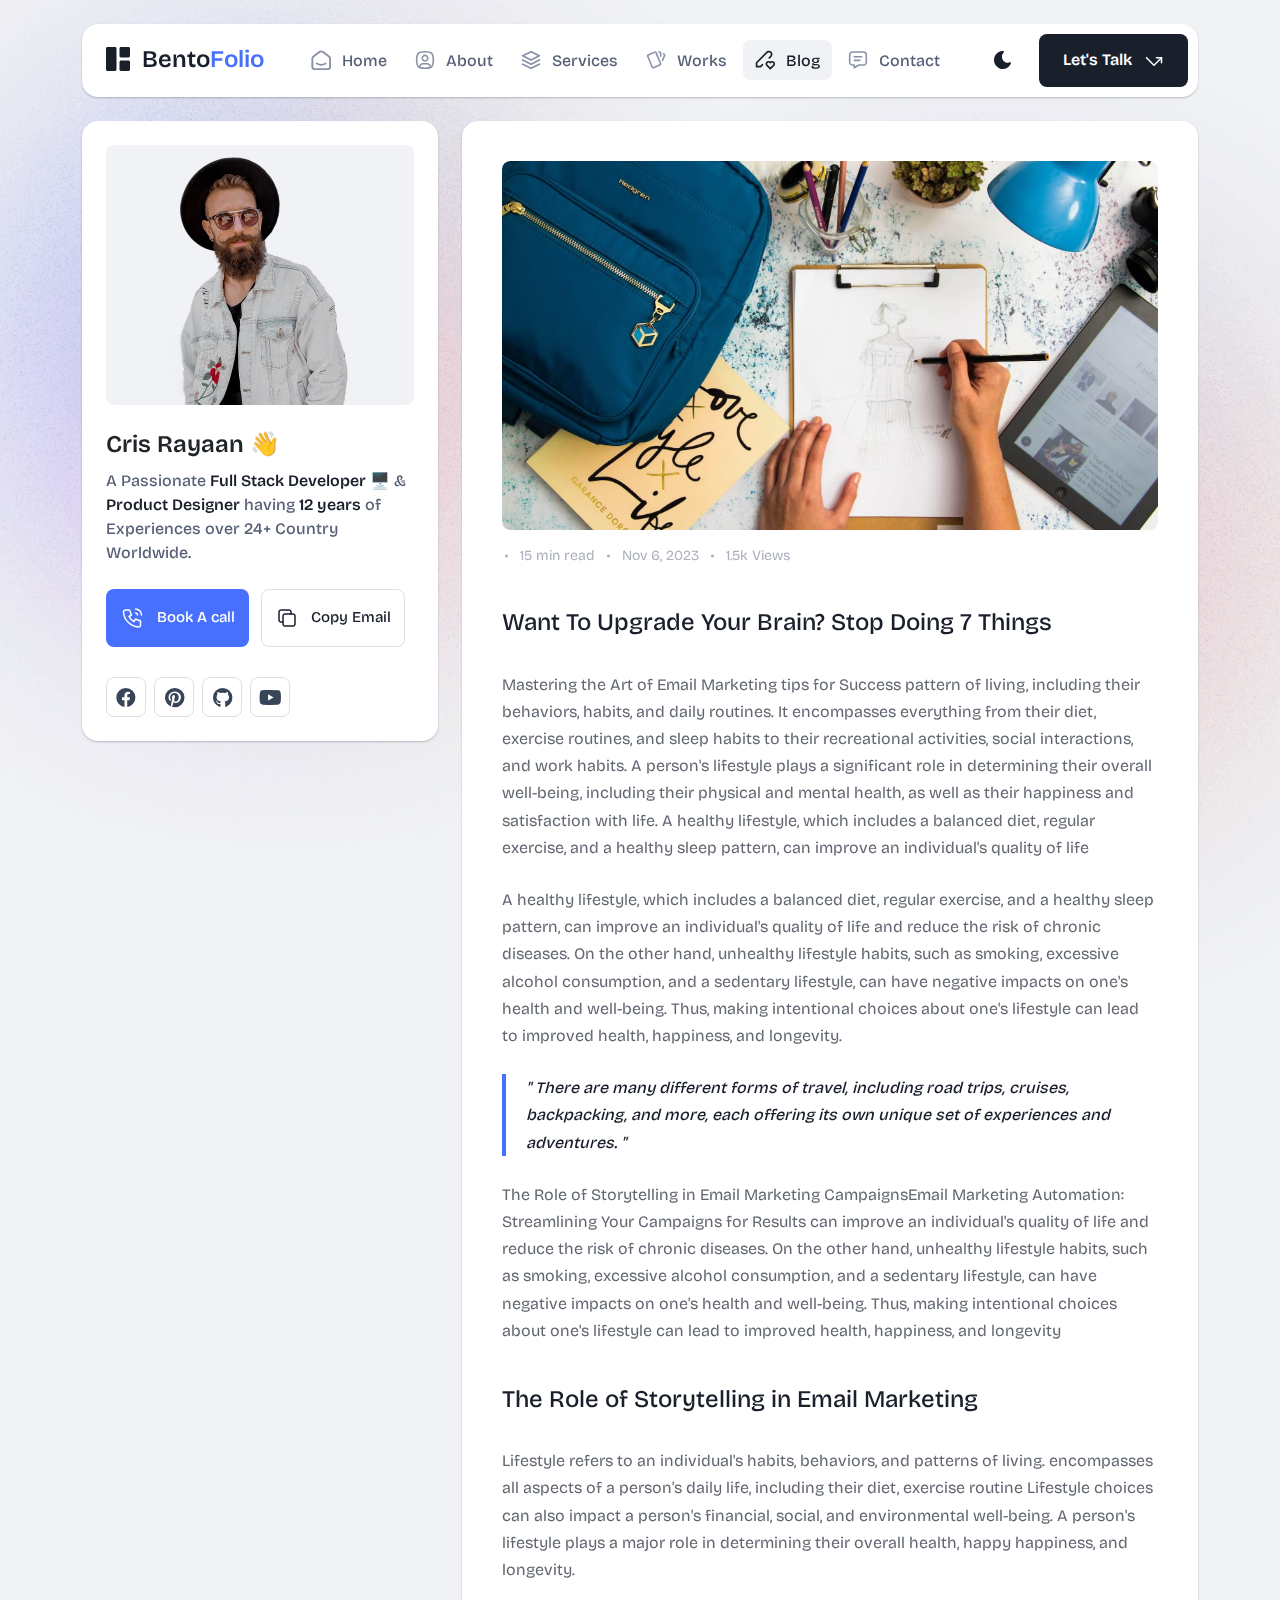
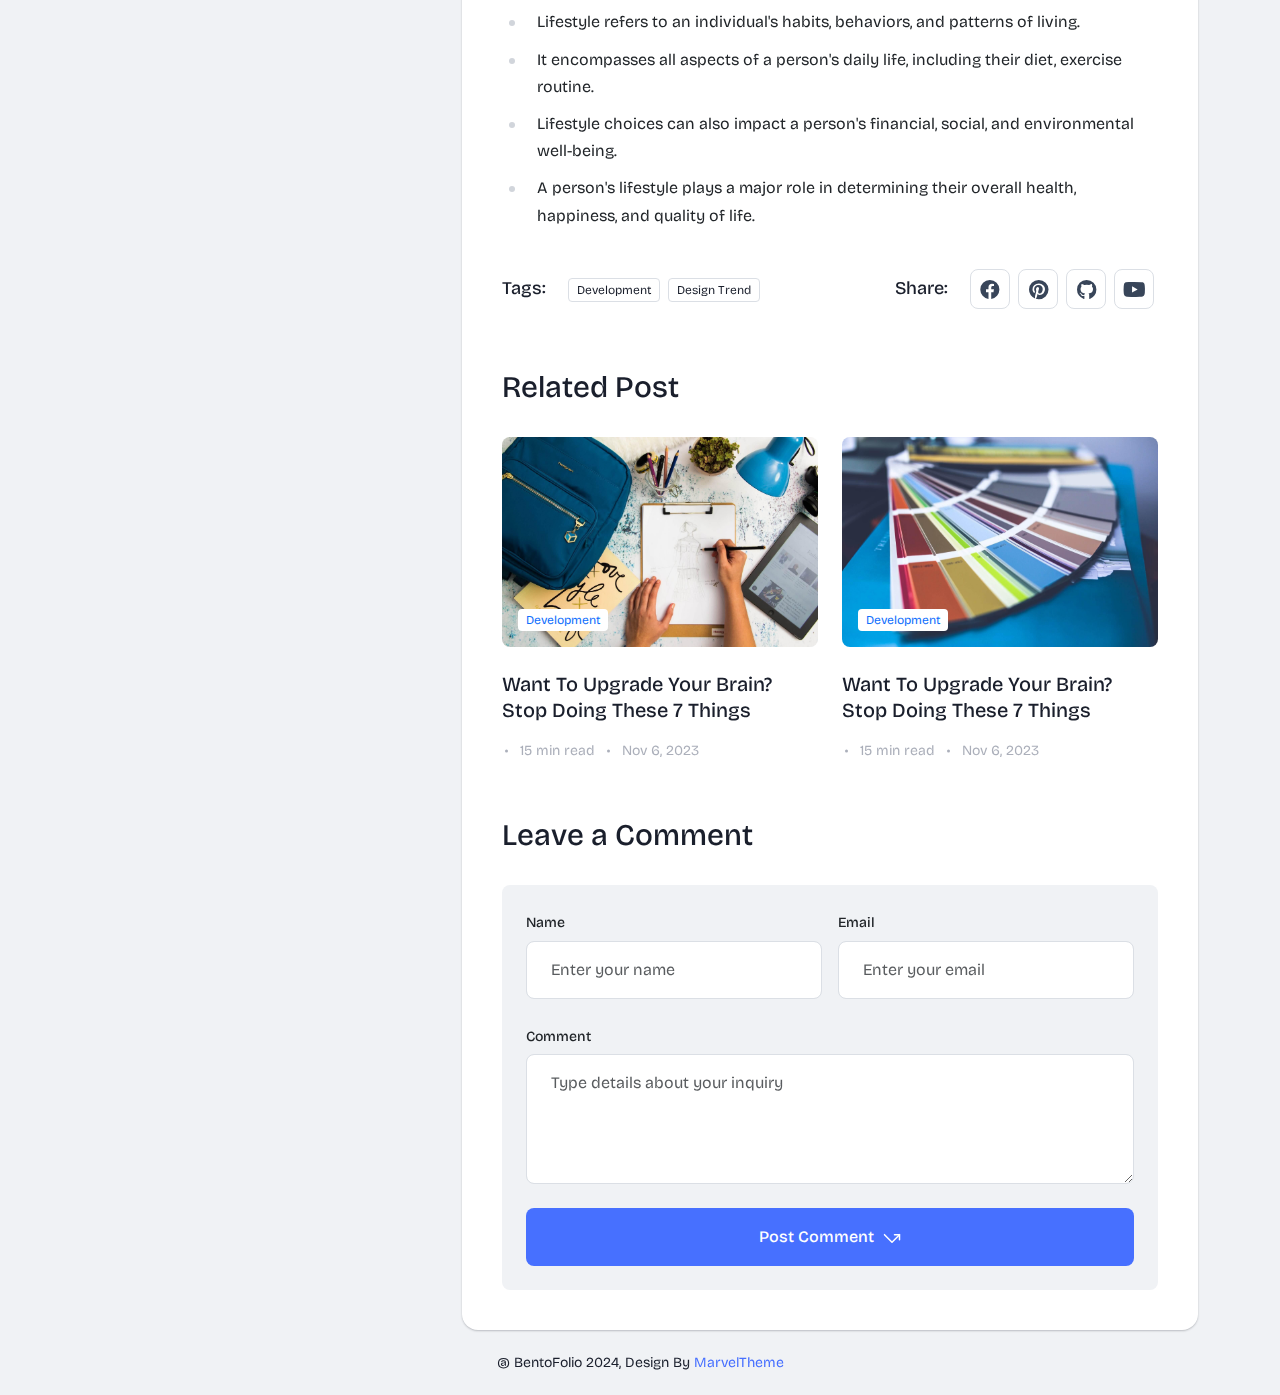
<file: article.html>
<!DOCTYPE html>
<html lang="en">

<head>
  <meta charset="UTF-8">
  <meta http-equiv="X-UA-Compatible" content="IE=edge">
  <title>Bentofolio - Bootstrap Personal Portfolio Template</title>
  <meta name="description" content="Bentofolio - Bootstrap Personal Portfolio Template">
  <meta name="viewport" content="width=device-width, initial-scale=1">

  <link rel="shortcut icon" type="image/x-icon" href="assets/img/favicon.svg">
  <!-- Place favicon.ico in the root directory -->

  <!-- CSS here -->
  <link rel="stylesheet" href="assets/css/bootstrap.min.css">
  <link rel="stylesheet" href="assets/fontawsome/css/all.min.css">
  <link rel="stylesheet" href="assets/fontawsome/css/fontawesome.min.css">
  <link rel="stylesheet" href="assets/css/slick.css">
  <link rel="stylesheet" href="assets/css/magnific-popup.css">
  <link rel="stylesheet" href="assets/css/style.css">
  <link rel="stylesheet" href="assets/css/responsive.css">
</head>

<body>
  <div id="page-content">
    <!-- header part start -->
    <header class="header-area">
      <nav class="navbar">
        <div class="container">
          <div class="menu-container">
            <div class="logo">
              <a class="navbar-brand me-0" href="index.html">
                <svg width="24" height="24" viewBox="0 0 24 24" fill="none" xmlns="http://www.w3.org/2000/svg">
                  <path
                    d="M0 1.5C0 1.10218 0.158035 0.720644 0.43934 0.43934C0.720644 0.158035 1.10218 0 1.5 0L9 0C9.39782 0 9.77936 0.158035 10.0607 0.43934C10.342 0.720644 10.5 1.10218 10.5 1.5V22.5C10.5 22.8978 10.342 23.2794 10.0607 23.5607C9.77936 23.842 9.39782 24 9 24H1.5C1.10218 24 0.720644 23.842 0.43934 23.5607C0.158035 23.2794 0 22.8978 0 22.5V1.5ZM13.5 1.5C13.5 1.10218 13.658 0.720644 13.9393 0.43934C14.2206 0.158035 14.6022 0 15 0L22.5 0C22.8978 0 23.2794 0.158035 23.5607 0.43934C23.842 0.720644 24 1.10218 24 1.5V9C24 9.39782 23.842 9.77936 23.5607 10.0607C23.2794 10.342 22.8978 10.5 22.5 10.5H15C14.6022 10.5 14.2206 10.342 13.9393 10.0607C13.658 9.77936 13.5 9.39782 13.5 9V1.5ZM13.5 15C13.5 14.6022 13.658 14.2206 13.9393 13.9393C14.2206 13.658 14.6022 13.5 15 13.5H22.5C22.8978 13.5 23.2794 13.658 23.5607 13.9393C23.842 14.2206 24 14.6022 24 15V22.5C24 22.8978 23.842 23.2794 23.5607 23.5607C23.2794 23.842 22.8978 24 22.5 24H15C14.6022 24 14.2206 23.842 13.9393 23.5607C13.658 23.2794 13.5 22.8978 13.5 22.5V15Z"
                    class="logo-icon" />
                </svg>
                <span>Bento<span class="primary">Folio</span></span>
              </a>
            </div>
            <div class="navbar-main d-flex flex-grow-1">
              <div class="logo inner-logo d-block d-xl-none">
                <a class="navbar-brand me-0" href="index.html">
                  <svg width="24" height="24" viewBox="0 0 24 24" fill="none" xmlns="http://www.w3.org/2000/svg">
                    <path
                      d="M0 1.5C0 1.10218 0.158035 0.720644 0.43934 0.43934C0.720644 0.158035 1.10218 0 1.5 0L9 0C9.39782 0 9.77936 0.158035 10.0607 0.43934C10.342 0.720644 10.5 1.10218 10.5 1.5V22.5C10.5 22.8978 10.342 23.2794 10.0607 23.5607C9.77936 23.842 9.39782 24 9 24H1.5C1.10218 24 0.720644 23.842 0.43934 23.5607C0.158035 23.2794 0 22.8978 0 22.5V1.5ZM13.5 1.5C13.5 1.10218 13.658 0.720644 13.9393 0.43934C14.2206 0.158035 14.6022 0 15 0L22.5 0C22.8978 0 23.2794 0.158035 23.5607 0.43934C23.842 0.720644 24 1.10218 24 1.5V9C24 9.39782 23.842 9.77936 23.5607 10.0607C23.2794 10.342 22.8978 10.5 22.5 10.5H15C14.6022 10.5 14.2206 10.342 13.9393 10.0607C13.658 9.77936 13.5 9.39782 13.5 9V1.5ZM13.5 15C13.5 14.6022 13.658 14.2206 13.9393 13.9393C14.2206 13.658 14.6022 13.5 15 13.5H22.5C22.8978 13.5 23.2794 13.658 23.5607 13.9393C23.842 14.2206 24 14.6022 24 15V22.5C24 22.8978 23.842 23.2794 23.5607 23.5607C23.2794 23.842 22.8978 24 22.5 24H15C14.6022 24 14.2206 23.842 13.9393 23.5607C13.658 23.2794 13.5 22.8978 13.5 22.5V15Z"
                      class="logo-icon" />
                  </svg>
                  <span>Bento<span class="primary">Folio</span></span>
                </a>
              </div>
              <ul class="navbar-info mx-auto">
                <li class="nav-item">
                  <a class="nav-link" aria-current="page" href="index.html">
                    <svg class="nav-icon" viewBox="0 0 15 15" fill="none" xmlns="http://www.w3.org/2000/svg">
                      <path
                        d="M13.475 4.92481L9.03083 1.46814C8.64082 1.16473 8.1608 1 7.66667 1C7.17254 1 6.69251 1.16473 6.3025 1.46814L1.8575 4.92481C1.59037 5.13254 1.37424 5.39858 1.22563 5.7026C1.07701 6.00662 0.99984 6.34058 1 6.67897V12.679C1 13.121 1.17559 13.5449 1.48816 13.8575C1.80072 14.17 2.22464 14.3456 2.66667 14.3456H12.6667C13.1087 14.3456 13.5326 14.17 13.8452 13.8575C14.1577 13.5449 14.3333 13.121 14.3333 12.679V6.67897C14.3333 5.99314 14.0167 5.34564 13.475 4.92481Z"
                        stroke-width="1.4" stroke-linecap="round" stroke-linejoin="round" />
                      <path d="M10.9753 10.1665C9.13359 11.2773 6.14859 11.2773 4.30859 10.1665" stroke-width="1.4"
                        stroke-linecap="round" stroke-linejoin="round" />
                    </svg>

                    <span>Home</span>
                  </a>
                </li>
                <li class="nav-item">
                  <a class="nav-link" href="about.html">
                    <svg class="nav-icon" viewBox="0 0 18 18" fill="none" xmlns="http://www.w3.org/2000/svg">
                      <path
                        d="M9 9.8335C9.66304 9.8335 10.2989 9.5701 10.7678 9.10126C11.2366 8.63242 11.5 7.99654 11.5 7.3335C11.5 6.67045 11.2366 6.03457 10.7678 5.56573C10.2989 5.09689 9.66304 4.8335 9 4.8335C8.33696 4.8335 7.70107 5.09689 7.23223 5.56573C6.76339 6.03457 6.5 6.67045 6.5 7.3335C6.5 7.99654 6.76339 8.63242 7.23223 9.10126C7.70107 9.5701 8.33696 9.8335 9 9.8335Z"
                        stroke-width="1.4" stroke-linecap="round" stroke-linejoin="round" />
                      <path
                        d="M9 1.5C15 1.5 16.5 3 16.5 9C16.5 15 15 16.5 9 16.5C3 16.5 1.5 15 1.5 9C1.5 3 3 1.5 9 1.5Z"
                        stroke-width="1.4" stroke-linecap="round" stroke-linejoin="round" />
                      <path
                        d="M4 15.7085V15.6668C4 14.7828 4.35119 13.9349 4.97631 13.3098C5.60143 12.6847 6.44928 12.3335 7.33333 12.3335H10.6667C11.5507 12.3335 12.3986 12.6847 13.0237 13.3098C13.6488 13.9349 14 14.7828 14 15.6668V15.7085"
                        stroke-width="1.4" stroke-linecap="round" stroke-linejoin="round" />
                    </svg>
                    About
                  </a>
                </li>
                <li class="nav-item">
                  <a class="nav-link" href="services.html">
                    <svg class="nav-icon" viewBox="0 0 16 16" fill="none" xmlns="http://www.w3.org/2000/svg">
                      <path d="M7.99967 1.3335L1.33301 4.66683L7.99967 8.00016L14.6663 4.66683L7.99967 1.3335Z"
                        stroke-width="1.4" stroke-linecap="round" stroke-linejoin="round" />
                      <path d="M1.33301 8L7.99967 11.3333L14.6663 8" stroke-width="1.4" stroke-linecap="round"
                        stroke-linejoin="round" />
                      <path d="M1.33301 11.3335L7.99967 14.6668L14.6663 11.3335" stroke-width="1.4"
                        stroke-linecap="round" stroke-linejoin="round" />
                    </svg>
                    Services
                  </a>
                </li>
                <li class="nav-item">
                  <a class="nav-link" href="portfolio.html">
                    <svg class="nav-icon" viewBox="0 0 18 17" fill="none" xmlns="http://www.w3.org/2000/svg">
                      <path
                        d="M2.00326 3.99733L7.95159 1.40649C8.04974 1.36442 8.15533 1.34243 8.26212 1.34181C8.3689 1.34119 8.47473 1.36196 8.57337 1.40289C8.67201 1.44382 8.76145 1.50408 8.83642 1.58013C8.9114 1.65617 8.97039 1.74646 9.00992 1.84566L13.1133 11.764C13.1985 11.9651 13.2014 12.1917 13.1213 12.3949C13.0412 12.5982 12.8845 12.7618 12.6849 12.8507L6.73742 15.4415C6.63922 15.4837 6.53356 15.5058 6.42668 15.5065C6.3198 15.5072 6.21387 15.4864 6.11514 15.4455C6.0164 15.4046 5.92688 15.3442 5.85184 15.2681C5.7768 15.192 5.71778 15.1016 5.67826 15.0023L1.57492 5.08316C1.48963 4.88204 1.48673 4.65546 1.56684 4.45222C1.64696 4.24898 1.80367 4.08616 2.00326 3.99733Z"
                        stroke-width="1.4" stroke-linecap="round" stroke-linejoin="round" />
                      <path
                        d="M11.5 1.3335H12.3333C12.5543 1.3335 12.7663 1.42129 12.9226 1.57757C13.0789 1.73385 13.1667 1.94582 13.1667 2.16683V5.0835"
                        stroke-width="1.4" stroke-linecap="round" stroke-linejoin="round" />
                      <path
                        d="M15.6663 3C15.8863 3.09333 16.0997 3.18083 16.3063 3.2625C16.5098 3.34882 16.6706 3.51241 16.7534 3.71729C16.8362 3.92217 16.8343 4.15155 16.748 4.355L14.833 8.83334"
                        stroke-width="1.4" stroke-linecap="round" stroke-linejoin="round" />
                    </svg>
                    Works
                  </a>
                </li>
                <li class="nav-item">
                  <a class="nav-link active" href="blog.html">
                    <svg class="nav-icon" viewBox="0 0 17 16" fill="none" xmlns="http://www.w3.org/2000/svg">
                      <path
                        d="M12.1663 6.16676L13.4163 4.91676C13.6352 4.69789 13.8088 4.43805 13.9273 4.15208C14.0457 3.86612 14.1067 3.55962 14.1067 3.25009C14.1067 2.94056 14.0457 2.63406 13.9273 2.3481C13.8088 2.06213 13.6352 1.80229 13.4163 1.58342C13.1975 1.36455 12.9376 1.19094 12.6517 1.07248C12.3657 0.954033 12.0592 0.893066 11.7497 0.893066C11.4401 0.893066 11.1336 0.954033 10.8477 1.07248C10.5617 1.19094 10.3019 1.36455 10.083 1.58342L1.33301 10.3334V13.6668H4.66634L6.33301 12.0001"
                        stroke-width="1.4" stroke-linecap="round" stroke-linejoin="round" />
                      <path
                        d="M13.0004 15.3335L15.7921 12.5968C15.9633 12.4307 16.0995 12.232 16.1926 12.0124C16.2857 11.7927 16.3339 11.5567 16.3343 11.3181C16.3347 11.0796 16.2873 10.8434 16.1948 10.6235C16.1024 10.4035 15.9669 10.2044 15.7963 10.0377C15.448 9.69712 14.9806 9.50602 14.4935 9.50509C14.0065 9.50415 13.5383 9.69346 13.1888 10.0327L13.0021 10.216L12.8163 10.0327C12.4681 9.69237 12.0008 9.50143 11.5139 9.50049C11.0271 9.49956 10.5591 9.68871 10.2096 10.0277C10.0383 10.1937 9.9021 10.3924 9.80891 10.612C9.71572 10.8316 9.66746 11.0677 9.667 11.3062C9.66653 11.5447 9.71386 11.781 9.80619 12.0009C9.89853 12.2209 10.034 12.4201 10.2046 12.5868L13.0004 15.3335Z"
                        stroke-width="1.4" stroke-linecap="round" stroke-linejoin="round" />
                    </svg>
                    Blog
                  </a>
                </li>
                <li class="nav-item">
                  <a class="nav-link" href="contact.html">
                    <svg class="nav-icon" viewBox="0 0 18 17" fill="none" xmlns="http://www.w3.org/2000/svg">
                      <path d="M5.66699 5.5H12.3337" stroke-width="1.4" stroke-linecap="round"
                        stroke-linejoin="round" />
                      <path d="M5.66699 8.8335H10.667" stroke-width="1.4" stroke-linecap="round"
                        stroke-linejoin="round" />
                      <path
                        d="M14 1.3335C14.663 1.3335 15.2989 1.59689 15.7678 2.06573C16.2366 2.53457 16.5 3.17045 16.5 3.8335V10.5002C16.5 11.1632 16.2366 11.7991 15.7678 12.2679C15.2989 12.7368 14.663 13.0002 14 13.0002H9.83333L5.66667 15.5002V13.0002H4C3.33696 13.0002 2.70107 12.7368 2.23223 12.2679C1.76339 11.7991 1.5 11.1632 1.5 10.5002V3.8335C1.5 3.17045 1.76339 2.53457 2.23223 2.06573C2.70107 1.59689 3.33696 1.3335 4 1.3335H14Z"
                        stroke-width="1.4" stroke-linecap="round" stroke-linejoin="round" />
                    </svg>
                    Contact
                  </a>
                </li>
              </ul>
              <div class="header-right-info d-flex align-items-center">
                <button class="theme-control-btn">
                  <span class="dark">
                    <svg width="24" height="24" viewBox="0 0 24 24" fill="none" xmlns="http://www.w3.org/2000/svg">
                      <path
                        d="M11.8005 3C10.207 3.0003 8.64356 3.44286 7.27683 4.28049C5.91011 5.11811 4.79139 6.31937 4.04002 7.75612C3.28865 9.19288 2.93281 10.8112 3.01046 12.4386C3.08811 14.0659 3.59633 15.6411 4.48091 16.9963C5.3655 18.3514 6.59326 19.4356 8.03324 20.1333C9.47322 20.8309 11.0714 21.1157 12.6573 20.9574C14.2432 20.7991 15.7573 20.2036 17.0381 19.2344C18.319 18.2652 19.3185 16.9587 19.9301 15.4542C20.2302 14.7162 19.5111 13.9746 18.7875 14.2752C17.5475 14.7888 16.1706 14.8418 14.8963 14.425C13.622 14.0082 12.5308 13.1479 11.8126 11.9937C11.0943 10.8396 10.7943 9.4645 10.9648 8.10764C11.1353 6.75077 11.7655 5.49792 12.7458 4.5669L12.8136 4.4949C13.2986 3.9279 12.913 3.0072 12.1464 3.0072H11.9122L11.8524 3.0018L11.7996 3H11.8005Z"
                        fill="#1A1F2C" />
                    </svg>
                    <small class="theme-text d-block d-xl-none">Change appearance</small>
                  </span>
                  <span class="light">
                    <svg width="24" height="24" viewBox="0 0 24 24" fill="none" xmlns="http://www.w3.org/2000/svg">
                      <path
                        d="M12 19C12.2449 19 12.4813 19.09 12.6644 19.2527C12.8474 19.4155 12.9643 19.6397 12.993 19.883L13 20V21C12.9997 21.2549 12.9021 21.5 12.7272 21.6854C12.5522 21.8707 12.313 21.9822 12.0586 21.9972C11.8042 22.0121 11.5536 21.9293 11.3582 21.7657C11.1627 21.6021 11.0371 21.3701 11.007 21.117L11 21V20C11 19.7348 11.1054 19.4804 11.2929 19.2929C11.4804 19.1054 11.7348 19 12 19Z"
                        fill="#FD7E41" />
                      <path
                        d="M18.3127 16.9099L18.4067 16.9929L19.1067 17.6929C19.2861 17.8729 19.3902 18.1144 19.398 18.3683C19.4057 18.6223 19.3165 18.8697 19.1485 19.0602C18.9804 19.2508 18.7462 19.3702 18.4933 19.3943C18.2403 19.4184 17.9877 19.3454 17.7867 19.1899L17.6927 19.1069L16.9927 18.4069C16.8202 18.2347 16.7165 18.0053 16.7012 17.7619C16.6859 17.5186 16.76 17.278 16.9097 17.0855C17.0593 16.893 17.2741 16.7618 17.5137 16.7166C17.7533 16.6713 18.0012 16.7152 18.2107 16.8399L18.3127 16.9099Z"
                        fill="#FD7E41" />
                      <path
                        d="M7.00747 16.993C7.17965 17.1652 7.28308 17.3943 7.29836 17.6373C7.31364 17.8803 7.23972 18.1206 7.09047 18.313L7.00747 18.407L6.30747 19.107C6.12751 19.2863 5.88604 19.3905 5.63209 19.3982C5.37814 19.406 5.13076 19.3168 4.94019 19.1487C4.74963 18.9807 4.63017 18.7464 4.60607 18.4935C4.58198 18.2406 4.65506 17.988 4.81047 17.787L4.89347 17.693L5.59347 16.993C5.781 16.8055 6.03531 16.7002 6.30047 16.7002C6.56563 16.7002 6.81994 16.8055 7.00747 16.993Z"
                        fill="#FD7E41" />
                      <path
                        d="M3.99987 11C4.25475 11.0003 4.4999 11.0979 4.68524 11.2728C4.87057 11.4478 4.9821 11.687 4.99704 11.9414C5.01198 12.1958 4.92919 12.4464 4.7656 12.6418C4.60201 12.8373 4.36996 12.9629 4.11687 12.993L3.99987 13H2.99987C2.74499 12.9997 2.49984 12.9021 2.3145 12.7272C2.12916 12.5522 2.01763 12.313 2.0027 12.0586C1.98776 11.8042 2.07054 11.5536 2.23413 11.3582C2.39772 11.1627 2.62977 11.0371 2.88287 11.007L2.99987 11H3.99987Z"
                        fill="#FD7E41" />
                      <path
                        d="M20.9999 11C21.2547 11.0003 21.4999 11.0979 21.6852 11.2728C21.8706 11.4478 21.9821 11.687 21.997 11.9414C22.012 12.1958 21.9292 12.4464 21.7656 12.6418C21.602 12.8373 21.37 12.9629 21.1169 12.993L20.9999 13H19.9999C19.745 12.9997 19.4998 12.9021 19.3145 12.7272C19.1292 12.5522 19.0176 12.313 19.0027 12.0586C18.9878 11.8042 19.0705 11.5536 19.2341 11.3582C19.3977 11.1627 19.6298 11.0371 19.8829 11.007L19.9999 11H20.9999Z"
                        fill="#FD7E41" />
                      <path
                        d="M6.21264 4.80985L6.30664 4.89285L7.00664 5.59285C7.18599 5.77281 7.29011 6.01429 7.29787 6.26824C7.30562 6.52219 7.21642 6.76957 7.04839 6.96013C6.88036 7.1507 6.64609 7.27016 6.39316 7.29425C6.14024 7.31834 5.88763 7.24526 5.68664 7.08985L5.59264 7.00685L4.89264 6.30685C4.72073 6.13453 4.61757 5.90543 4.6025 5.66248C4.58744 5.41954 4.6615 5.17945 4.8108 4.98721C4.9601 4.79497 5.1744 4.66378 5.41351 4.61824C5.65262 4.57271 5.90013 4.61594 6.10964 4.73985L6.21264 4.80985Z"
                        fill="#FD7E41" />
                      <path
                        d="M19.1071 4.89288C19.2793 5.06508 19.3827 5.29418 19.398 5.5372C19.4132 5.78023 19.3393 6.02048 19.1901 6.21288L19.1071 6.30688L18.4071 7.00688C18.2271 7.18623 17.9856 7.29036 17.7317 7.29811C17.4777 7.30587 17.2304 7.21667 17.0398 7.04864C16.8492 6.8806 16.7298 6.64633 16.7057 6.39341C16.6816 6.14049 16.7547 5.88788 16.9101 5.68688L16.9931 5.59288L17.6931 4.89288C17.8806 4.70541 18.1349 4.6001 18.4001 4.6001C18.6652 4.6001 18.9196 4.70541 19.1071 4.89288Z"
                        fill="#FD7E41" />
                      <path
                        d="M12 2C12.2449 2.00003 12.4813 2.08996 12.6644 2.25272C12.8474 2.41547 12.9643 2.63975 12.993 2.883L13 3V4C12.9997 4.25488 12.9021 4.50003 12.7272 4.68537C12.5522 4.8707 12.313 4.98223 12.0586 4.99717C11.8042 5.01211 11.5536 4.92933 11.3582 4.76573C11.1627 4.60214 11.0371 4.3701 11.007 4.117L11 4V3C11 2.73478 11.1054 2.48043 11.2929 2.29289C11.4804 2.10536 11.7348 2 12 2Z"
                        fill="#FD7E41" />
                      <path
                        d="M12 7C12.9797 6.99994 13.9378 7.28769 14.7553 7.8275C15.5729 8.36731 16.2138 9.1354 16.5986 10.0364C16.9833 10.9373 17.0949 11.9315 16.9195 12.8953C16.7441 13.8592 16.2893 14.7502 15.6118 15.4579C14.9343 16.1655 14.0638 16.6585 13.1085 16.8756C12.1532 17.0928 11.1552 17.0245 10.2383 16.6793C9.3215 16.334 8.52629 15.7271 7.95146 14.9338C7.37663 14.1405 7.04752 13.1958 7.005 12.217L7 12L7.005 11.783C7.06092 10.4958 7.61161 9.27978 8.54222 8.38866C9.47284 7.49754 10.7115 7.00007 12 7Z"
                        fill="#FD7E41" />
                    </svg>
                    <small class="theme-text d-block d-xl-none">Change appearance</small>
                  </span>
                </button>
                <a href="contact.html" class="lets-talk-btn">
                  Let's Talk
                  <svg class="icon" width="20" height="20" viewBox="0 0 20 20" fill="none"
                    xmlns="http://www.w3.org/2000/svg">
                    <path d="M17.5 11.6665V6.6665H12.5" stroke="white" stroke-width="1.5" stroke-linecap="round"
                      stroke-linejoin="round" />
                    <path d="M17.5 6.6665L10 14.1665L2.5 6.6665" stroke="white" stroke-width="1.5"
                      stroke-linecap="round" stroke-linejoin="round" />
                  </svg>
                </a>
              </div>
            </div>
            <div class="mobile-menu-overlay d-block d-lg-none"></div>
            <div class="mobile-menu-control-bar d-block d-xl-none">
              <button class="mobile-menu-control-bar">
                <i class="fas fa-bars"></i>
              </button>
            </div>
          </div>
        </div>
      </nav>
    </header>
    <!-- header part end -->

    <!-- main area part start -->
    <main>

      <section class="content-box-area mt-4">
        <div class="container">
          <div class="row g-4">
            <div class="col-xl-4">
              <div class="card profile-card">
                <div class="card-body">
                  <div class="image text-center">
                    <img src="assets/img/images/profile.png" alt="profile">
                  </div>
                  <div class="text">
                    <h3 class="card-title">Cris Rayaan 👋</h3>
                    <p>A Passionate <span>Full Stack Developer</span> 🖥️ & <span>Product Designer</span> having
                      <span>12
                        years</span> of Experiences over 24+
                      Country Worldwide.</p>
                    <div class="common-button-groups">
                      <a class="btn btn-call" href="article.html#">
                        <svg class="icon" width="25" height="24" viewBox="0 0 25 24" fill="none"
                          xmlns="http://www.w3.org/2000/svg">
                          <path
                            d="M5.5 4H9.5L11.5 9L9 10.5C10.071 12.6715 11.8285 14.429 14 15.5L15.5 13L20.5 15V19C20.5 19.5304 20.2893 20.0391 19.9142 20.4142C19.5391 20.7893 19.0304 21 18.5 21C14.5993 20.763 10.9202 19.1065 8.15683 16.3432C5.3935 13.5798 3.73705 9.90074 3.5 6C3.5 5.46957 3.71071 4.96086 4.08579 4.58579C4.46086 4.21071 4.96957 4 5.5 4Z"
                            stroke="white" stroke-width="1.5" stroke-linecap="round" stroke-linejoin="round" />
                          <path
                            d="M15.5 7C16.0304 7 16.5391 7.21071 16.9142 7.58579C17.2893 7.96086 17.5 8.46957 17.5 9"
                            stroke="white" stroke-width="1.5" stroke-linecap="round" stroke-linejoin="round" />
                          <path d="M15.5 3C17.0913 3 18.6174 3.63214 19.7426 4.75736C20.8679 5.88258 21.5 7.4087 21.5 9"
                            stroke="white" stroke-width="1.5" stroke-linecap="round" stroke-linejoin="round" />
                        </svg>
                        Book A call
                      </a>
                      <button class="btn btn-copy" data-clipboard-text="example@example.com">
                        <svg class="icon" width="24" height="24" viewBox="0 0 24 24" fill="none"
                          xmlns="http://www.w3.org/2000/svg">
                          <path
                            d="M8 10C8 9.46957 8.21071 8.96086 8.58579 8.58579C8.96086 8.21071 9.46957 8 10 8H18C18.5304 8 19.0391 8.21071 19.4142 8.58579C19.7893 8.96086 20 9.46957 20 10V18C20 18.5304 19.7893 19.0391 19.4142 19.4142C19.0391 19.7893 18.5304 20 18 20H10C9.46957 20 8.96086 19.7893 8.58579 19.4142C8.21071 19.0391 8 18.5304 8 18V10Z"
                            stroke-width="1.5" stroke-linecap="round" stroke-linejoin="round" />
                          <path
                            d="M16 8V6C16 5.46957 15.7893 4.96086 15.4142 4.58579C15.0391 4.21071 14.5304 4 14 4H6C5.46957 4 4.96086 4.21071 4.58579 4.58579C4.21071 4.96086 4 5.46957 4 6V14C4 14.5304 4.21071 15.0391 4.58579 15.4142C4.96086 15.7893 5.46957 16 6 16H8"
                            stroke-width="1.5" stroke-linecap="round" stroke-linejoin="round" />
                        </svg>
                        Copy Email
                      </button>
                    </div>
                    <div class="social-media-icon">
                      <ul class="list-unstyled">
                        <li><a href="article.html#"><i class="fab fa-facebook"></i></a></li>
                        <li><a href="article.html#"><i class="fab fa-pinterest"></i></a></li>
                        <li><a href="article.html#"><i class="fab fa-github"></i></a></li>
                        <li><a href="article.html#"><i class="fab fa-youtube"></i></a></li>
                      </ul>
                    </div>
                  </div>
                </div>
              </div>
            </div>
            <div class="col-xl-8">
              <div class="card content-box-card">
                <div class="card-body portfolio-card article-details-card">
                  <div class="article-details-area">
                    <div class="main-image">
                      <img src="assets/img/blog/blog-img-1.jpg" alt="blog-img-1" class="img-fluid w-100">
                    </div>
                    <ul class="list-unstyled article-tags">
                      <li>15 min read</li>
                      <li>Nov 6, 2023</li>
                      <li>1.5k Views</li>
                    </ul>
                    <div class="article-details-text">
                      <h3 class="main-title">Want To Upgrade Your Brain? Stop Doing 7 Things</h3>
                      <p>Mastering the Art of Email Marketing tips for Success pattern of living, including their
                        behaviors, habits, and daily routines. It encompasses everything from their diet, exercise
                        routines, and sleep habits to their recreational activities, social interactions, and work
                        habits.
                        A person's lifestyle plays a significant role in determining their overall well-being, including
                        their physical and mental health, as well as their happiness and satisfaction with life. A
                        healthy
                        lifestyle, which includes a balanced diet, regular exercise, and a healthy sleep pattern, can
                        improve an individual's quality of life
                      </p>
                      <p>A healthy lifestyle, which includes a balanced diet, regular exercise, and a healthy sleep
                        pattern, can improve an individual's quality of life and reduce the risk of chronic diseases. On
                        the other hand, unhealthy lifestyle habits, such as smoking, excessive alcohol consumption, and
                        a
                        sedentary lifestyle, can have negative impacts on one's health and well-being. Thus, making
                        intentional choices about one's lifestyle can lead to improved health, happiness, and longevity.
                      </p>
                      <blockquote>
                        <p>
                          " There are many different forms of travel, including road trips,
                          cruises, backpacking, and more, each offering its own unique set of
                          experiences and adventures. "
                        </p>
                      </blockquote>
                      <p>The Role of Storytelling in Email Marketing CampaignsEmail Marketing Automation: Streamlining
                        Your Campaigns for Results can improve an individual's quality of life and reduce the risk of
                        chronic diseases. On the other hand, unhealthy lifestyle habits, such as smoking, excessive
                        alcohol consumption, and a sedentary lifestyle, can have negative impacts on one's health and
                        well-being. Thus, making intentional choices about one's lifestyle can lead to improved health,
                        happiness, and longevity</p>
                      <h3 class="main-title inner-title">The Role of Storytelling in Email Marketing</h3>
                      <p>Lifestyle refers to an individual's habits, behaviors, and patterns of living. encompasses all
                        aspects of a person's daily life, including their diet, exercise routine Lifestyle choices can
                        also impact a person's financial, social, and environmental well-being. A person's lifestyle
                        plays
                        a major role in determining their overall health, happy happiness, and longevity.
                      </p>
                      <ul class="list-unstyled listed-info">
                        <li>Lifestyle refers to an individual's habits, behaviors, and patterns of living.</li>
                        <li>It encompasses all aspects of a person's daily life, including their diet, exercise routine.
                        </li>
                        <li>Lifestyle choices can also impact a person's financial, social, and environmental
                          well-being.
                        </li>
                        <li>A person's lifestyle plays a major role in determining their overall health, happiness, and
                          quality of life.</li>
                      </ul>
                      <div class="tags-and-share">
                        <div class="tags">
                          <h3 class="title">Tags:</h3>
                          <ul class="list-unstyled">
                            <li><a href="article.html#">Development</a></li>
                            <li><a href="article.html#">Design Trend</a></li>
                          </ul>
                        </div>
                        <div class="share">
                          <h3 class="title">Share:</h3>
                          <div class="social-media-icon mt-0">
                            <ul class="list-unstyled">
                              <li><a href="article.html#"><i class="fab fa-facebook"></i></a></li>
                              <li><a href="article.html#"><i class="fab fa-pinterest"></i></a></li>
                              <li><a href="article.html#"><i class="fab fa-github"></i></a></li>
                              <li><a href="article.html#"><i class="fab fa-youtube"></i></a></li>
                            </ul>
                          </div>
                        </div>
                      </div>
                      <div class="related-post">
                        <h2 class="main-common-title">Related Post
                        </h2>
                        <div class="row g-4">
                          <div class="col-md-6">
                            <div class="article-publications-item">
                              <div class="image">
                                <a href="article.html" class="d-block w-100">
                                  <img src="assets/img/blog/blog-img-1.jpg" alt="blog-img-1" class="img-fluid w-100">
                                </a>
                                <a href="article.html" class="tags">Development</a>
                              </div>
                              <div class="text">
                                <a href="article.html" class="title">Want To Upgrade Your Brain? Stop Doing These 7
                                  Things</a>
                                <ul class="list-unstyled">
                                  <li>15 min read</li>
                                  <li>Nov 6, 2023</li>
                                </ul>
                              </div>
                            </div>
                          </div>
                          <div class="col-md-6">
                            <div class="article-publications-item">
                              <div class="image">
                                <a href="article.html" class="d-block w-100">
                                  <img src="assets/img/blog/blog-img-2.jpg" alt="blog-img-2" class="img-fluid w-100">
                                </a>
                                <a href="article.html" class="tags">Development</a>
                              </div>
                              <div class="text">
                                <a href="article.html" class="title">Want To Upgrade Your Brain? Stop Doing These 7
                                  Things</a>
                                <ul class="list-unstyled">
                                  <li>15 min read</li>
                                  <li>Nov 6, 2023</li>
                                </ul>
                              </div>
                            </div>
                          </div>
                        </div>
                      </div>
                      <div class="leave-comments-area">
                        <h2 class="main-common-title">Leave a Comment
                        </h2>
                        <div class="comments-box">
                          <div class="row gx-3">
                            <div class="col-md-6">
                              <div class="mb-4">
                                <label class="form-label">Name</label>
                                <input type="text" class="form-control shadow-none" placeholder="Enter your name">
                              </div>
                            </div>
                            <div class="col-md-6">
                              <div class="mb-4">
                                <label class="form-label">Email</label>
                                <input type="text" class="form-control shadow-none" placeholder="Enter your email">
                              </div>
                            </div>
                            <div class="col-md-12">
                              <div class="mb-4">
                                <label class="form-label">Comment</label>
                                <textarea class="form-control shadow-none" rows="4"
                                  placeholder="Type details about your inquiry"></textarea>
                              </div>
                            </div>
                            <div class="col-md-12">
                              <button class="submit-btn" type="submit">
                                Post Comment
                                <svg class="icon" width="20" height="20" viewBox="0 0 20 20" fill="none"
                                  xmlns="http://www.w3.org/2000/svg">
                                  <path d="M17.5 11.6665V6.6665H12.5" stroke="white" stroke-width="1.5"
                                    stroke-linecap="round" stroke-linejoin="round"></path>
                                  <path d="M17.5 6.6665L10 14.1665L2.5 6.6665" stroke="white" stroke-width="1.5"
                                    stroke-linecap="round" stroke-linejoin="round"></path>
                                </svg>
                              </button>
                            </div>
                          </div>
                        </div>
                      </div>
                    </div>
                  </div>
                </div>
              </div>
            </div>
          </div>
        </div>
      </section>

      <!-- background shape area start -->
      <div class="background-shapes">
        <div class="shape-1 common-shape">
          <img src="assets/img/bg/banner-shape-1.png" alt="banner-shape-1">
        </div>
        <div class="shape-2 common-shape">
          <img src="assets/img/bg/banner-shape-1.png" alt="banner-shape-1">
        </div>
        <div class="threed-shape-1 move-with-cursor" data-value="1">
          <img src="assets/img/bg/object-3d-1.png" alt="object-3d-1">
        </div>
        <div class="threed-shape-2 move-with-cursor" data-value="1">
          <img src="assets/img/bg/object-3d-2.png" alt="object-3d-2">
        </div>
      </div>
      <!-- background shape area end -->
    </main>
    <!-- main area part end -->

    <!-- footer part start -->
    <footer class="footer-area">
      <div class="container">
        <div class="text text-center">
          <p>@ BentoFolio 2024, Design By <a href="article.html#">MarvelTheme</a></p>
        </div>
      </div>
    </footer>
    <!-- footer part end -->
  </div>

  <!-- JS here -->
  <script src="assets/js/vendor/jquery-3.6.0.min.js"></script>
  <script src="assets/js/bootstrap.bundle.min.js"></script>
  <script src="assets/js/jquery.magnific-popup.min.js"></script>
  <script src="assets/js/ajax-form.js"></script>
  <script src="assets/js/clipboard.min.js"></script>
  <script src="assets/js/slick.min.js"></script>
  <script src="assets/js/script.js"></script>
</body>


</html>
</file>
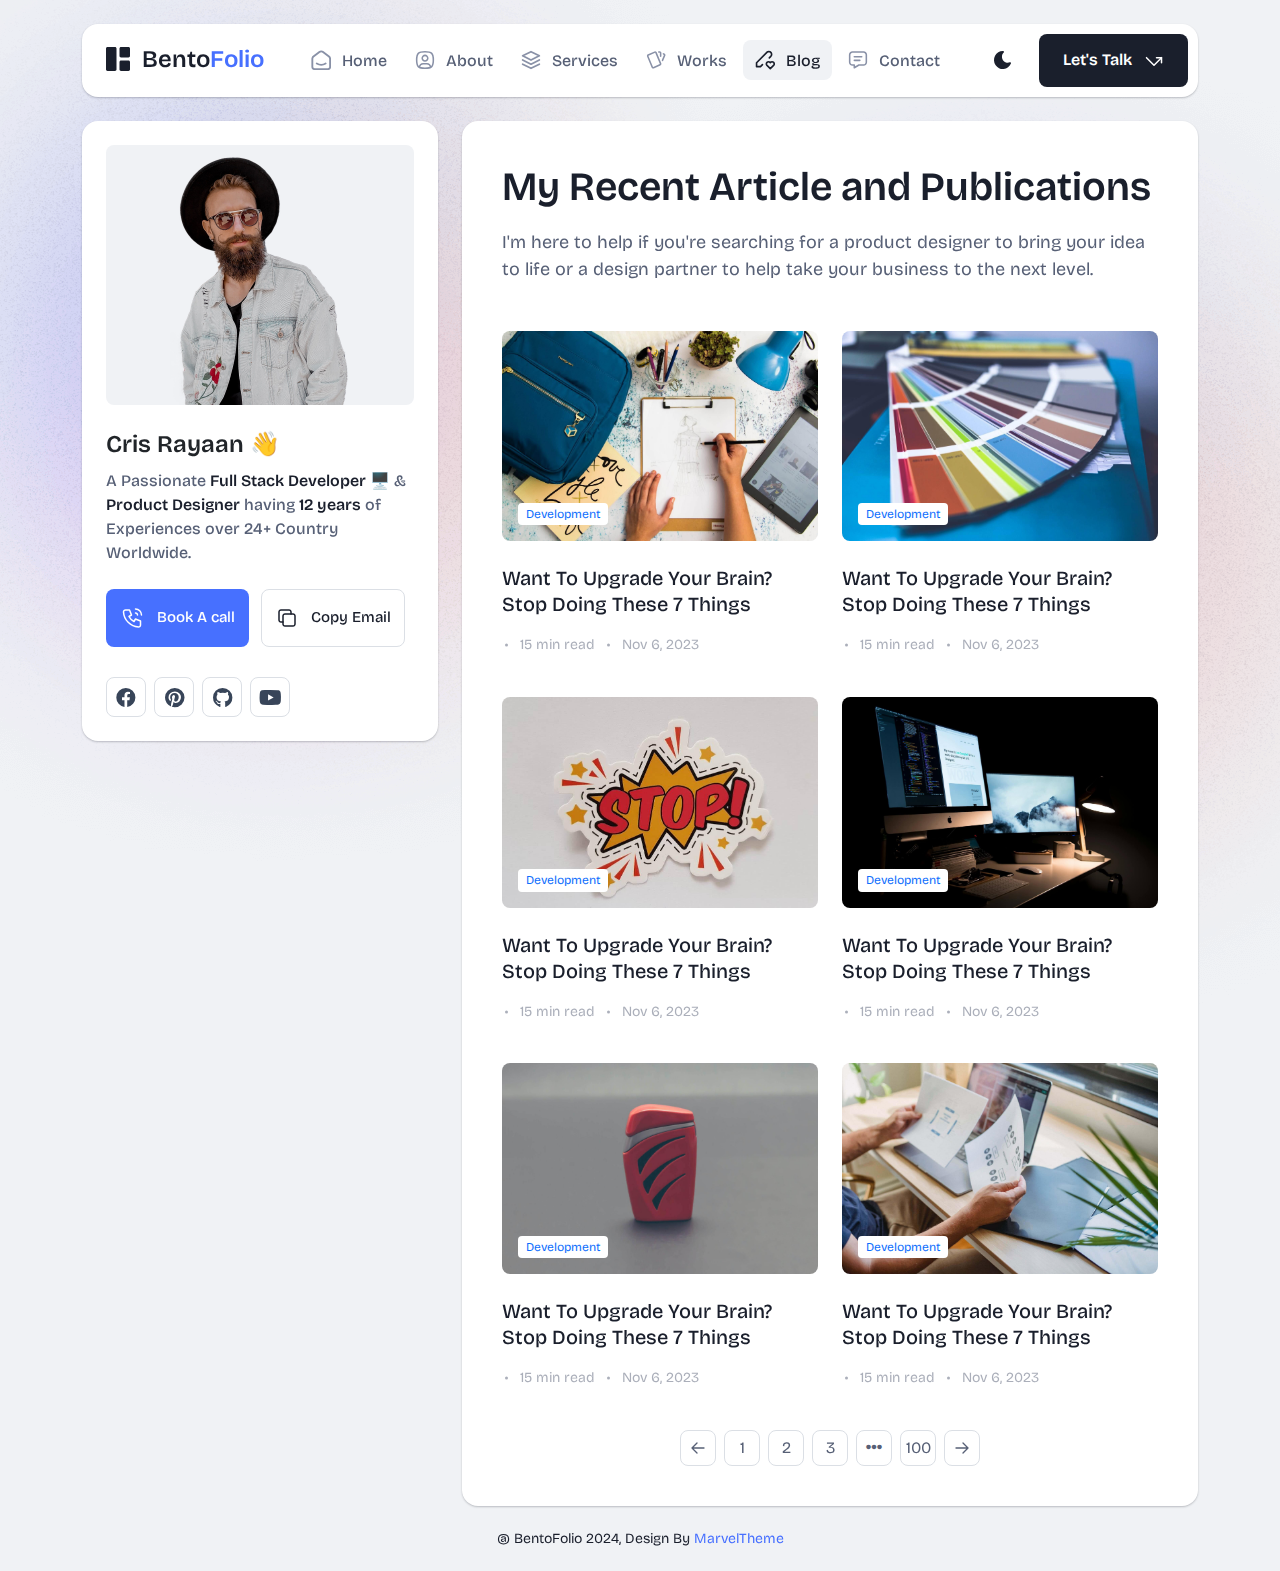
<file: blog.html>
<!DOCTYPE html>
<html lang="en">

<head>
  <meta charset="UTF-8">
  <meta http-equiv="X-UA-Compatible" content="IE=edge">
  <title>Bentofolio - Bootstrap Personal Portfolio Template</title>
  <meta name="description" content="Bentofolio - Bootstrap Personal Portfolio Template">
  <meta name="viewport" content="width=device-width, initial-scale=1">

  <link rel="shortcut icon" type="image/x-icon" href="assets/img/favicon.svg">
  <!-- Place favicon.ico in the root directory -->

  <!-- CSS here -->
  <link rel="stylesheet" href="assets/css/bootstrap.min.css">
  <link rel="stylesheet" href="assets/fontawsome/css/all.min.css">
  <link rel="stylesheet" href="assets/fontawsome/css/fontawesome.min.css">
  <link rel="stylesheet" href="assets/css/slick.css">
  <link rel="stylesheet" href="assets/css/magnific-popup.css">
  <link rel="stylesheet" href="assets/css/style.css">
  <link rel="stylesheet" href="assets/css/responsive.css">
</head>

<body>
  <div id="page-content">
    <!-- header part start -->
    <header class="header-area">
      <nav class="navbar">
        <div class="container">
          <div class="menu-container">
            <div class="logo">
              <a class="navbar-brand me-0" href="index.html">
                <svg width="24" height="24" viewBox="0 0 24 24" fill="none" xmlns="http://www.w3.org/2000/svg">
                  <path
                    d="M0 1.5C0 1.10218 0.158035 0.720644 0.43934 0.43934C0.720644 0.158035 1.10218 0 1.5 0L9 0C9.39782 0 9.77936 0.158035 10.0607 0.43934C10.342 0.720644 10.5 1.10218 10.5 1.5V22.5C10.5 22.8978 10.342 23.2794 10.0607 23.5607C9.77936 23.842 9.39782 24 9 24H1.5C1.10218 24 0.720644 23.842 0.43934 23.5607C0.158035 23.2794 0 22.8978 0 22.5V1.5ZM13.5 1.5C13.5 1.10218 13.658 0.720644 13.9393 0.43934C14.2206 0.158035 14.6022 0 15 0L22.5 0C22.8978 0 23.2794 0.158035 23.5607 0.43934C23.842 0.720644 24 1.10218 24 1.5V9C24 9.39782 23.842 9.77936 23.5607 10.0607C23.2794 10.342 22.8978 10.5 22.5 10.5H15C14.6022 10.5 14.2206 10.342 13.9393 10.0607C13.658 9.77936 13.5 9.39782 13.5 9V1.5ZM13.5 15C13.5 14.6022 13.658 14.2206 13.9393 13.9393C14.2206 13.658 14.6022 13.5 15 13.5H22.5C22.8978 13.5 23.2794 13.658 23.5607 13.9393C23.842 14.2206 24 14.6022 24 15V22.5C24 22.8978 23.842 23.2794 23.5607 23.5607C23.2794 23.842 22.8978 24 22.5 24H15C14.6022 24 14.2206 23.842 13.9393 23.5607C13.658 23.2794 13.5 22.8978 13.5 22.5V15Z"
                    class="logo-icon" />
                </svg>
                <span>Bento<span class="primary">Folio</span></span>
              </a>
            </div>
            <div class="navbar-main d-flex flex-grow-1">
              <div class="logo inner-logo d-block d-xl-none">
                <a class="navbar-brand me-0" href="index.html">
                  <svg width="24" height="24" viewBox="0 0 24 24" fill="none" xmlns="http://www.w3.org/2000/svg">
                    <path
                      d="M0 1.5C0 1.10218 0.158035 0.720644 0.43934 0.43934C0.720644 0.158035 1.10218 0 1.5 0L9 0C9.39782 0 9.77936 0.158035 10.0607 0.43934C10.342 0.720644 10.5 1.10218 10.5 1.5V22.5C10.5 22.8978 10.342 23.2794 10.0607 23.5607C9.77936 23.842 9.39782 24 9 24H1.5C1.10218 24 0.720644 23.842 0.43934 23.5607C0.158035 23.2794 0 22.8978 0 22.5V1.5ZM13.5 1.5C13.5 1.10218 13.658 0.720644 13.9393 0.43934C14.2206 0.158035 14.6022 0 15 0L22.5 0C22.8978 0 23.2794 0.158035 23.5607 0.43934C23.842 0.720644 24 1.10218 24 1.5V9C24 9.39782 23.842 9.77936 23.5607 10.0607C23.2794 10.342 22.8978 10.5 22.5 10.5H15C14.6022 10.5 14.2206 10.342 13.9393 10.0607C13.658 9.77936 13.5 9.39782 13.5 9V1.5ZM13.5 15C13.5 14.6022 13.658 14.2206 13.9393 13.9393C14.2206 13.658 14.6022 13.5 15 13.5H22.5C22.8978 13.5 23.2794 13.658 23.5607 13.9393C23.842 14.2206 24 14.6022 24 15V22.5C24 22.8978 23.842 23.2794 23.5607 23.5607C23.2794 23.842 22.8978 24 22.5 24H15C14.6022 24 14.2206 23.842 13.9393 23.5607C13.658 23.2794 13.5 22.8978 13.5 22.5V15Z"
                      class="logo-icon" />
                  </svg>
                  <span>Bento<span class="primary">Folio</span></span>
                </a>
              </div>
              <ul class="navbar-info mx-auto">
                <li class="nav-item">
                  <a class="nav-link" aria-current="page" href="index.html">
                    <svg class="nav-icon" viewBox="0 0 15 15" fill="none" xmlns="http://www.w3.org/2000/svg">
                      <path
                        d="M13.475 4.92481L9.03083 1.46814C8.64082 1.16473 8.1608 1 7.66667 1C7.17254 1 6.69251 1.16473 6.3025 1.46814L1.8575 4.92481C1.59037 5.13254 1.37424 5.39858 1.22563 5.7026C1.07701 6.00662 0.99984 6.34058 1 6.67897V12.679C1 13.121 1.17559 13.5449 1.48816 13.8575C1.80072 14.17 2.22464 14.3456 2.66667 14.3456H12.6667C13.1087 14.3456 13.5326 14.17 13.8452 13.8575C14.1577 13.5449 14.3333 13.121 14.3333 12.679V6.67897C14.3333 5.99314 14.0167 5.34564 13.475 4.92481Z"
                        stroke-width="1.4" stroke-linecap="round" stroke-linejoin="round" />
                      <path d="M10.9753 10.1665C9.13359 11.2773 6.14859 11.2773 4.30859 10.1665" stroke-width="1.4"
                        stroke-linecap="round" stroke-linejoin="round" />
                    </svg>

                    <span>Home</span>
                  </a>
                </li>
                <li class="nav-item">
                  <a class="nav-link" href="about.html">
                    <svg class="nav-icon" viewBox="0 0 18 18" fill="none" xmlns="http://www.w3.org/2000/svg">
                      <path
                        d="M9 9.8335C9.66304 9.8335 10.2989 9.5701 10.7678 9.10126C11.2366 8.63242 11.5 7.99654 11.5 7.3335C11.5 6.67045 11.2366 6.03457 10.7678 5.56573C10.2989 5.09689 9.66304 4.8335 9 4.8335C8.33696 4.8335 7.70107 5.09689 7.23223 5.56573C6.76339 6.03457 6.5 6.67045 6.5 7.3335C6.5 7.99654 6.76339 8.63242 7.23223 9.10126C7.70107 9.5701 8.33696 9.8335 9 9.8335Z"
                        stroke-width="1.4" stroke-linecap="round" stroke-linejoin="round" />
                      <path
                        d="M9 1.5C15 1.5 16.5 3 16.5 9C16.5 15 15 16.5 9 16.5C3 16.5 1.5 15 1.5 9C1.5 3 3 1.5 9 1.5Z"
                        stroke-width="1.4" stroke-linecap="round" stroke-linejoin="round" />
                      <path
                        d="M4 15.7085V15.6668C4 14.7828 4.35119 13.9349 4.97631 13.3098C5.60143 12.6847 6.44928 12.3335 7.33333 12.3335H10.6667C11.5507 12.3335 12.3986 12.6847 13.0237 13.3098C13.6488 13.9349 14 14.7828 14 15.6668V15.7085"
                        stroke-width="1.4" stroke-linecap="round" stroke-linejoin="round" />
                    </svg>
                    About
                  </a>
                </li>
                <li class="nav-item">
                  <a class="nav-link" href="services.html">
                    <svg class="nav-icon" viewBox="0 0 16 16" fill="none" xmlns="http://www.w3.org/2000/svg">
                      <path d="M7.99967 1.3335L1.33301 4.66683L7.99967 8.00016L14.6663 4.66683L7.99967 1.3335Z"
                        stroke-width="1.4" stroke-linecap="round" stroke-linejoin="round" />
                      <path d="M1.33301 8L7.99967 11.3333L14.6663 8" stroke-width="1.4" stroke-linecap="round"
                        stroke-linejoin="round" />
                      <path d="M1.33301 11.3335L7.99967 14.6668L14.6663 11.3335" stroke-width="1.4"
                        stroke-linecap="round" stroke-linejoin="round" />
                    </svg>
                    Services
                  </a>
                </li>
                <li class="nav-item">
                  <a class="nav-link" href="portfolio.html">
                    <svg class="nav-icon" viewBox="0 0 18 17" fill="none" xmlns="http://www.w3.org/2000/svg">
                      <path
                        d="M2.00326 3.99733L7.95159 1.40649C8.04974 1.36442 8.15533 1.34243 8.26212 1.34181C8.3689 1.34119 8.47473 1.36196 8.57337 1.40289C8.67201 1.44382 8.76145 1.50408 8.83642 1.58013C8.9114 1.65617 8.97039 1.74646 9.00992 1.84566L13.1133 11.764C13.1985 11.9651 13.2014 12.1917 13.1213 12.3949C13.0412 12.5982 12.8845 12.7618 12.6849 12.8507L6.73742 15.4415C6.63922 15.4837 6.53356 15.5058 6.42668 15.5065C6.3198 15.5072 6.21387 15.4864 6.11514 15.4455C6.0164 15.4046 5.92688 15.3442 5.85184 15.2681C5.7768 15.192 5.71778 15.1016 5.67826 15.0023L1.57492 5.08316C1.48963 4.88204 1.48673 4.65546 1.56684 4.45222C1.64696 4.24898 1.80367 4.08616 2.00326 3.99733Z"
                        stroke-width="1.4" stroke-linecap="round" stroke-linejoin="round" />
                      <path
                        d="M11.5 1.3335H12.3333C12.5543 1.3335 12.7663 1.42129 12.9226 1.57757C13.0789 1.73385 13.1667 1.94582 13.1667 2.16683V5.0835"
                        stroke-width="1.4" stroke-linecap="round" stroke-linejoin="round" />
                      <path
                        d="M15.6663 3C15.8863 3.09333 16.0997 3.18083 16.3063 3.2625C16.5098 3.34882 16.6706 3.51241 16.7534 3.71729C16.8362 3.92217 16.8343 4.15155 16.748 4.355L14.833 8.83334"
                        stroke-width="1.4" stroke-linecap="round" stroke-linejoin="round" />
                    </svg>
                    Works
                  </a>
                </li>
                <li class="nav-item">
                  <a class="nav-link active" href="blog.html">
                    <svg class="nav-icon" viewBox="0 0 17 16" fill="none" xmlns="http://www.w3.org/2000/svg">
                      <path
                        d="M12.1663 6.16676L13.4163 4.91676C13.6352 4.69789 13.8088 4.43805 13.9273 4.15208C14.0457 3.86612 14.1067 3.55962 14.1067 3.25009C14.1067 2.94056 14.0457 2.63406 13.9273 2.3481C13.8088 2.06213 13.6352 1.80229 13.4163 1.58342C13.1975 1.36455 12.9376 1.19094 12.6517 1.07248C12.3657 0.954033 12.0592 0.893066 11.7497 0.893066C11.4401 0.893066 11.1336 0.954033 10.8477 1.07248C10.5617 1.19094 10.3019 1.36455 10.083 1.58342L1.33301 10.3334V13.6668H4.66634L6.33301 12.0001"
                        stroke-width="1.4" stroke-linecap="round" stroke-linejoin="round" />
                      <path
                        d="M13.0004 15.3335L15.7921 12.5968C15.9633 12.4307 16.0995 12.232 16.1926 12.0124C16.2857 11.7927 16.3339 11.5567 16.3343 11.3181C16.3347 11.0796 16.2873 10.8434 16.1948 10.6235C16.1024 10.4035 15.9669 10.2044 15.7963 10.0377C15.448 9.69712 14.9806 9.50602 14.4935 9.50509C14.0065 9.50415 13.5383 9.69346 13.1888 10.0327L13.0021 10.216L12.8163 10.0327C12.4681 9.69237 12.0008 9.50143 11.5139 9.50049C11.0271 9.49956 10.5591 9.68871 10.2096 10.0277C10.0383 10.1937 9.9021 10.3924 9.80891 10.612C9.71572 10.8316 9.66746 11.0677 9.667 11.3062C9.66653 11.5447 9.71386 11.781 9.80619 12.0009C9.89853 12.2209 10.034 12.4201 10.2046 12.5868L13.0004 15.3335Z"
                        stroke-width="1.4" stroke-linecap="round" stroke-linejoin="round" />
                    </svg>
                    Blog
                  </a>
                </li>
                <li class="nav-item">
                  <a class="nav-link" href="contact.html">
                    <svg class="nav-icon" viewBox="0 0 18 17" fill="none" xmlns="http://www.w3.org/2000/svg">
                      <path d="M5.66699 5.5H12.3337" stroke-width="1.4" stroke-linecap="round"
                        stroke-linejoin="round" />
                      <path d="M5.66699 8.8335H10.667" stroke-width="1.4" stroke-linecap="round"
                        stroke-linejoin="round" />
                      <path
                        d="M14 1.3335C14.663 1.3335 15.2989 1.59689 15.7678 2.06573C16.2366 2.53457 16.5 3.17045 16.5 3.8335V10.5002C16.5 11.1632 16.2366 11.7991 15.7678 12.2679C15.2989 12.7368 14.663 13.0002 14 13.0002H9.83333L5.66667 15.5002V13.0002H4C3.33696 13.0002 2.70107 12.7368 2.23223 12.2679C1.76339 11.7991 1.5 11.1632 1.5 10.5002V3.8335C1.5 3.17045 1.76339 2.53457 2.23223 2.06573C2.70107 1.59689 3.33696 1.3335 4 1.3335H14Z"
                        stroke-width="1.4" stroke-linecap="round" stroke-linejoin="round" />
                    </svg>
                    Contact
                  </a>
                </li>
              </ul>
              <div class="header-right-info d-flex align-items-center">
                <button class="theme-control-btn">
                  <span class="dark">
                    <svg width="24" height="24" viewBox="0 0 24 24" fill="none" xmlns="http://www.w3.org/2000/svg">
                      <path
                        d="M11.8005 3C10.207 3.0003 8.64356 3.44286 7.27683 4.28049C5.91011 5.11811 4.79139 6.31937 4.04002 7.75612C3.28865 9.19288 2.93281 10.8112 3.01046 12.4386C3.08811 14.0659 3.59633 15.6411 4.48091 16.9963C5.3655 18.3514 6.59326 19.4356 8.03324 20.1333C9.47322 20.8309 11.0714 21.1157 12.6573 20.9574C14.2432 20.7991 15.7573 20.2036 17.0381 19.2344C18.319 18.2652 19.3185 16.9587 19.9301 15.4542C20.2302 14.7162 19.5111 13.9746 18.7875 14.2752C17.5475 14.7888 16.1706 14.8418 14.8963 14.425C13.622 14.0082 12.5308 13.1479 11.8126 11.9937C11.0943 10.8396 10.7943 9.4645 10.9648 8.10764C11.1353 6.75077 11.7655 5.49792 12.7458 4.5669L12.8136 4.4949C13.2986 3.9279 12.913 3.0072 12.1464 3.0072H11.9122L11.8524 3.0018L11.7996 3H11.8005Z"
                        fill="#1A1F2C" />
                    </svg>
                    <small class="theme-text d-block d-xl-none">Change appearance</small>
                  </span>
                  <span class="light">
                    <svg width="24" height="24" viewBox="0 0 24 24" fill="none" xmlns="http://www.w3.org/2000/svg">
                      <path
                        d="M12 19C12.2449 19 12.4813 19.09 12.6644 19.2527C12.8474 19.4155 12.9643 19.6397 12.993 19.883L13 20V21C12.9997 21.2549 12.9021 21.5 12.7272 21.6854C12.5522 21.8707 12.313 21.9822 12.0586 21.9972C11.8042 22.0121 11.5536 21.9293 11.3582 21.7657C11.1627 21.6021 11.0371 21.3701 11.007 21.117L11 21V20C11 19.7348 11.1054 19.4804 11.2929 19.2929C11.4804 19.1054 11.7348 19 12 19Z"
                        fill="#FD7E41" />
                      <path
                        d="M18.3127 16.9099L18.4067 16.9929L19.1067 17.6929C19.2861 17.8729 19.3902 18.1144 19.398 18.3683C19.4057 18.6223 19.3165 18.8697 19.1485 19.0602C18.9804 19.2508 18.7462 19.3702 18.4933 19.3943C18.2403 19.4184 17.9877 19.3454 17.7867 19.1899L17.6927 19.1069L16.9927 18.4069C16.8202 18.2347 16.7165 18.0053 16.7012 17.7619C16.6859 17.5186 16.76 17.278 16.9097 17.0855C17.0593 16.893 17.2741 16.7618 17.5137 16.7166C17.7533 16.6713 18.0012 16.7152 18.2107 16.8399L18.3127 16.9099Z"
                        fill="#FD7E41" />
                      <path
                        d="M7.00747 16.993C7.17965 17.1652 7.28308 17.3943 7.29836 17.6373C7.31364 17.8803 7.23972 18.1206 7.09047 18.313L7.00747 18.407L6.30747 19.107C6.12751 19.2863 5.88604 19.3905 5.63209 19.3982C5.37814 19.406 5.13076 19.3168 4.94019 19.1487C4.74963 18.9807 4.63017 18.7464 4.60607 18.4935C4.58198 18.2406 4.65506 17.988 4.81047 17.787L4.89347 17.693L5.59347 16.993C5.781 16.8055 6.03531 16.7002 6.30047 16.7002C6.56563 16.7002 6.81994 16.8055 7.00747 16.993Z"
                        fill="#FD7E41" />
                      <path
                        d="M3.99987 11C4.25475 11.0003 4.4999 11.0979 4.68524 11.2728C4.87057 11.4478 4.9821 11.687 4.99704 11.9414C5.01198 12.1958 4.92919 12.4464 4.7656 12.6418C4.60201 12.8373 4.36996 12.9629 4.11687 12.993L3.99987 13H2.99987C2.74499 12.9997 2.49984 12.9021 2.3145 12.7272C2.12916 12.5522 2.01763 12.313 2.0027 12.0586C1.98776 11.8042 2.07054 11.5536 2.23413 11.3582C2.39772 11.1627 2.62977 11.0371 2.88287 11.007L2.99987 11H3.99987Z"
                        fill="#FD7E41" />
                      <path
                        d="M20.9999 11C21.2547 11.0003 21.4999 11.0979 21.6852 11.2728C21.8706 11.4478 21.9821 11.687 21.997 11.9414C22.012 12.1958 21.9292 12.4464 21.7656 12.6418C21.602 12.8373 21.37 12.9629 21.1169 12.993L20.9999 13H19.9999C19.745 12.9997 19.4998 12.9021 19.3145 12.7272C19.1292 12.5522 19.0176 12.313 19.0027 12.0586C18.9878 11.8042 19.0705 11.5536 19.2341 11.3582C19.3977 11.1627 19.6298 11.0371 19.8829 11.007L19.9999 11H20.9999Z"
                        fill="#FD7E41" />
                      <path
                        d="M6.21264 4.80985L6.30664 4.89285L7.00664 5.59285C7.18599 5.77281 7.29011 6.01429 7.29787 6.26824C7.30562 6.52219 7.21642 6.76957 7.04839 6.96013C6.88036 7.1507 6.64609 7.27016 6.39316 7.29425C6.14024 7.31834 5.88763 7.24526 5.68664 7.08985L5.59264 7.00685L4.89264 6.30685C4.72073 6.13453 4.61757 5.90543 4.6025 5.66248C4.58744 5.41954 4.6615 5.17945 4.8108 4.98721C4.9601 4.79497 5.1744 4.66378 5.41351 4.61824C5.65262 4.57271 5.90013 4.61594 6.10964 4.73985L6.21264 4.80985Z"
                        fill="#FD7E41" />
                      <path
                        d="M19.1071 4.89288C19.2793 5.06508 19.3827 5.29418 19.398 5.5372C19.4132 5.78023 19.3393 6.02048 19.1901 6.21288L19.1071 6.30688L18.4071 7.00688C18.2271 7.18623 17.9856 7.29036 17.7317 7.29811C17.4777 7.30587 17.2304 7.21667 17.0398 7.04864C16.8492 6.8806 16.7298 6.64633 16.7057 6.39341C16.6816 6.14049 16.7547 5.88788 16.9101 5.68688L16.9931 5.59288L17.6931 4.89288C17.8806 4.70541 18.1349 4.6001 18.4001 4.6001C18.6652 4.6001 18.9196 4.70541 19.1071 4.89288Z"
                        fill="#FD7E41" />
                      <path
                        d="M12 2C12.2449 2.00003 12.4813 2.08996 12.6644 2.25272C12.8474 2.41547 12.9643 2.63975 12.993 2.883L13 3V4C12.9997 4.25488 12.9021 4.50003 12.7272 4.68537C12.5522 4.8707 12.313 4.98223 12.0586 4.99717C11.8042 5.01211 11.5536 4.92933 11.3582 4.76573C11.1627 4.60214 11.0371 4.3701 11.007 4.117L11 4V3C11 2.73478 11.1054 2.48043 11.2929 2.29289C11.4804 2.10536 11.7348 2 12 2Z"
                        fill="#FD7E41" />
                      <path
                        d="M12 7C12.9797 6.99994 13.9378 7.28769 14.7553 7.8275C15.5729 8.36731 16.2138 9.1354 16.5986 10.0364C16.9833 10.9373 17.0949 11.9315 16.9195 12.8953C16.7441 13.8592 16.2893 14.7502 15.6118 15.4579C14.9343 16.1655 14.0638 16.6585 13.1085 16.8756C12.1532 17.0928 11.1552 17.0245 10.2383 16.6793C9.3215 16.334 8.52629 15.7271 7.95146 14.9338C7.37663 14.1405 7.04752 13.1958 7.005 12.217L7 12L7.005 11.783C7.06092 10.4958 7.61161 9.27978 8.54222 8.38866C9.47284 7.49754 10.7115 7.00007 12 7Z"
                        fill="#FD7E41" />
                    </svg>
                    <small class="theme-text d-block d-xl-none">Change appearance</small>
                  </span>
                </button>
                <a href="contact.html" class="lets-talk-btn">
                  Let's Talk
                  <svg class="icon" width="20" height="20" viewBox="0 0 20 20" fill="none"
                    xmlns="http://www.w3.org/2000/svg">
                    <path d="M17.5 11.6665V6.6665H12.5" stroke="white" stroke-width="1.5" stroke-linecap="round"
                      stroke-linejoin="round" />
                    <path d="M17.5 6.6665L10 14.1665L2.5 6.6665" stroke="white" stroke-width="1.5"
                      stroke-linecap="round" stroke-linejoin="round" />
                  </svg>
                </a>
              </div>
            </div>
            <div class="mobile-menu-overlay d-block d-lg-none"></div>
            <div class="mobile-menu-control-bar d-block d-xl-none">
              <button class="mobile-menu-control-bar">
                <i class="fas fa-bars"></i>
              </button>
            </div>
          </div>
        </div>
      </nav>
    </header>
    <!-- header part end -->

    <!-- main area part start -->
    <main>

      <section class="content-box-area mt-4">
        <div class="container">
          <div class="row g-4">
            <div class="col-xl-4">
              <div class="card profile-card">
                <div class="card-body">
                  <div class="image text-center">
                    <img src="assets/img/images/profile.png" alt="profile">
                  </div>
                  <div class="text">
                    <h3 class="card-title">Cris Rayaan 👋</h3>
                    <p>A Passionate <span>Full Stack Developer</span> 🖥️ & <span>Product Designer</span> having
                      <span>12
                        years</span> of Experiences over 24+
                      Country Worldwide.</p>
                    <div class="common-button-groups">
                      <a class="btn btn-call" href="blog.html#">
                        <svg class="icon" width="25" height="24" viewBox="0 0 25 24" fill="none"
                          xmlns="http://www.w3.org/2000/svg">
                          <path
                            d="M5.5 4H9.5L11.5 9L9 10.5C10.071 12.6715 11.8285 14.429 14 15.5L15.5 13L20.5 15V19C20.5 19.5304 20.2893 20.0391 19.9142 20.4142C19.5391 20.7893 19.0304 21 18.5 21C14.5993 20.763 10.9202 19.1065 8.15683 16.3432C5.3935 13.5798 3.73705 9.90074 3.5 6C3.5 5.46957 3.71071 4.96086 4.08579 4.58579C4.46086 4.21071 4.96957 4 5.5 4Z"
                            stroke="white" stroke-width="1.5" stroke-linecap="round" stroke-linejoin="round" />
                          <path
                            d="M15.5 7C16.0304 7 16.5391 7.21071 16.9142 7.58579C17.2893 7.96086 17.5 8.46957 17.5 9"
                            stroke="white" stroke-width="1.5" stroke-linecap="round" stroke-linejoin="round" />
                          <path d="M15.5 3C17.0913 3 18.6174 3.63214 19.7426 4.75736C20.8679 5.88258 21.5 7.4087 21.5 9"
                            stroke="white" stroke-width="1.5" stroke-linecap="round" stroke-linejoin="round" />
                        </svg>
                        Book A call
                      </a>
                      <button class="btn btn-copy" data-clipboard-text="example@example.com">
                        <svg class="icon" width="24" height="24" viewBox="0 0 24 24" fill="none"
                          xmlns="http://www.w3.org/2000/svg">
                          <path
                            d="M8 10C8 9.46957 8.21071 8.96086 8.58579 8.58579C8.96086 8.21071 9.46957 8 10 8H18C18.5304 8 19.0391 8.21071 19.4142 8.58579C19.7893 8.96086 20 9.46957 20 10V18C20 18.5304 19.7893 19.0391 19.4142 19.4142C19.0391 19.7893 18.5304 20 18 20H10C9.46957 20 8.96086 19.7893 8.58579 19.4142C8.21071 19.0391 8 18.5304 8 18V10Z"
                            stroke-width="1.5" stroke-linecap="round" stroke-linejoin="round" />
                          <path
                            d="M16 8V6C16 5.46957 15.7893 4.96086 15.4142 4.58579C15.0391 4.21071 14.5304 4 14 4H6C5.46957 4 4.96086 4.21071 4.58579 4.58579C4.21071 4.96086 4 5.46957 4 6V14C4 14.5304 4.21071 15.0391 4.58579 15.4142C4.96086 15.7893 5.46957 16 6 16H8"
                            stroke-width="1.5" stroke-linecap="round" stroke-linejoin="round" />
                        </svg>
                        Copy Email
                      </button>
                    </div>
                    <div class="social-media-icon">
                      <ul class="list-unstyled">
                        <li><a href="blog.html#"><i class="fab fa-facebook"></i></a></li>
                        <li><a href="blog.html#"><i class="fab fa-pinterest"></i></a></li>
                        <li><a href="blog.html#"><i class="fab fa-github"></i></a></li>
                        <li><a href="blog.html#"><i class="fab fa-youtube"></i></a></li>
                      </ul>
                    </div>
                  </div>
                </div>
              </div>
            </div>
            <div class="col-xl-8">
              <div class="card content-box-card">
                <div class="card-body portfolio-card">
                  <div class="top-info">
                    <div class="text">
                      <h1 class="main-title">My Recent Article and Publications</h1>
                      <p>I'm here to help if you're searching for a product designer to bring your idea to life or a
                        design partner to help take your business to the next level.</p>
                    </div>
                  </div>
                  <div class="article-publications article-area">
                    <div class="article-publications-main">
                      <div class="row">
                        <div class="col-xl-6 col-lg-4 col-md-6">
                          <div class="article-publications-item">
                            <div class="image">
                              <a href="article.html" class="d-block w-100">
                                <img src="assets/img/blog/blog-img-1.jpg" alt="blog-img-1" class="img-fluid w-100">
                              </a>
                              <a href="article.html" class="tags">Development</a>
                            </div>
                            <div class="text">
                              <a href="article.html" class="title">Want To Upgrade Your Brain? Stop Doing These 7
                                Things</a>
                              <ul class="list-unstyled">
                                <li>15 min read</li>
                                <li>Nov 6, 2023</li>
                              </ul>
                            </div>
                          </div>
                        </div>
                        <div class="col-xl-6 col-lg-4 col-md-6">
                          <div class="article-publications-item">
                            <div class="image">
                              <a href="article.html" class="d-block w-100">
                                <img src="assets/img/blog/blog-img-2.jpg" alt="blog-img-2" class="img-fluid w-100">
                              </a>
                              <a href="article.html" class="tags">Development</a>
                            </div>
                            <div class="text">
                              <a href="article.html" class="title">Want To Upgrade Your Brain? Stop Doing These 7
                                Things</a>
                              <ul class="list-unstyled">
                                <li>15 min read</li>
                                <li>Nov 6, 2023</li>
                              </ul>
                            </div>
                          </div>
                        </div>
                        <div class="col-xl-6 col-lg-4 col-md-6">
                          <div class="article-publications-item">
                            <div class="image">
                              <a href="article.html" class="d-block w-100">
                                <img src="assets/img/blog/blog-img-3.jpg" alt="blog-img-3" class="img-fluid w-100">
                              </a>
                              <a href="article.html" class="tags">Development</a>
                            </div>
                            <div class="text">
                              <a href="article.html" class="title">Want To Upgrade Your Brain? Stop Doing These 7
                                Things</a>
                              <ul class="list-unstyled">
                                <li>15 min read</li>
                                <li>Nov 6, 2023</li>
                              </ul>
                            </div>
                          </div>
                        </div>
                        <div class="col-xl-6 col-lg-4 col-md-6">
                          <div class="article-publications-item">
                            <div class="image">
                              <a href="article.html" class="d-block w-100">
                                <img src="assets/img/blog/blog-img-4.jpg" alt="blog-img-4" class="img-fluid w-100">
                              </a>
                              <a href="article.html" class="tags">Development</a>
                            </div>
                            <div class="text">
                              <a href="article.html" class="title">Want To Upgrade Your Brain? Stop Doing These 7
                                Things</a>
                              <ul class="list-unstyled">
                                <li>15 min read</li>
                                <li>Nov 6, 2023</li>
                              </ul>
                            </div>
                          </div>
                        </div>
                        <div class="col-xl-6 col-lg-4 col-md-6">
                          <div class="article-publications-item">
                            <div class="image">
                              <a href="article.html" class="d-block w-100">
                                <img src="assets/img/blog/blog-img-5.jpg" alt="blog-img-5" class="img-fluid w-100">
                              </a>
                              <a href="article.html" class="tags">Development</a>
                            </div>
                            <div class="text">
                              <a href="article.html" class="title">Want To Upgrade Your Brain? Stop Doing These 7
                                Things</a>
                              <ul class="list-unstyled">
                                <li>15 min read</li>
                                <li>Nov 6, 2023</li>
                              </ul>
                            </div>
                          </div>
                        </div>
                        <div class="col-xl-6 col-lg-4 col-md-6">
                          <div class="article-publications-item">
                            <div class="image">
                              <a href="article.html" class="d-block w-100">
                                <img src="assets/img/blog/blog-img-6.jpg" alt="blog-img-6" class="img-fluid w-100">
                              </a>
                              <a href="article.html" class="tags">Development</a>
                            </div>
                            <div class="text">
                              <a href="article.html" class="title">Want To Upgrade Your Brain? Stop Doing These 7
                                Things</a>
                              <ul class="list-unstyled">
                                <li>15 min read</li>
                                <li>Nov 6, 2023</li>
                              </ul>
                            </div>
                          </div>
                        </div>
                      </div>
                    </div>
                  </div>
                  <div class="pagination">
                    <ul class="list-unstyled">
                      <li class="prev">
                        <button>
                          <svg class="icon" xmlns="http://www.w3.org/2000/svg" fill="none" viewBox="0 0 24 24"
                            stroke-width="2" stroke="currentColor">
                            <path stroke-linecap="round" stroke-linejoin="round"
                              d="M10.5 19.5 3 12m0 0 7.5-7.5M3 12h18">
                            </path>
                          </svg>
                        </button>
                      </li>
                      <li><button>1</button></li>
                      <li><button>2</button></li>
                      <li><button>3</button></li>
                      <li>
                        <button class="next-page-btn">
                          <span class="dots"><i class="fas fa-ellipsis-h"></i></span>
                          <span class="next-page">
                            <svg class="icon icon-arrow-right" xmlns="http://www.w3.org/2000/svg" width="24" height="24"
                              viewBox="0 0 24 24" fill="none" stroke="currentColor" stroke-width="2"
                              stroke-linecap="round" stroke-linejoin="round">
                              <path d="m6 17 5-5-5-5"></path>
                              <path d="m13 17 5-5-5-5"></path>
                            </svg>
                          </span>
                          <span class="next-page-number">Next 4 pages</span>
                        </button>
                      </li>
                      <li><button>100</button></li>
                      <li class="next">
                        <button>
                          <svg class="icon" xmlns="http://www.w3.org/2000/svg" fill="none" viewBox="0 0 24 24"
                            stroke-width="2" stroke="currentColor">
                            <path stroke-linecap="round" stroke-linejoin="round"
                              d="M13.5 4.5 21 12m0 0-7.5 7.5M21 12H3">
                            </path>
                          </svg>
                        </button>
                      </li>
                    </ul>
                  </div>
                </div>
              </div>
            </div>
          </div>
        </div>
      </section>

      <!-- background shape area start -->
      <div class="background-shapes">
        <div class="shape-1 common-shape">
          <img src="assets/img/bg/banner-shape-1.png" alt="banner-shape-1">
        </div>
        <div class="shape-2 common-shape">
          <img src="assets/img/bg/banner-shape-1.png" alt="banner-shape-1">
        </div>
        <div class="threed-shape-1 move-with-cursor" data-value="1">
          <img src="assets/img/bg/object-3d-1.png" alt="object-3d-1">
        </div>
        <div class="threed-shape-2 move-with-cursor" data-value="1">
          <img src="assets/img/bg/object-3d-2.png" alt="object-3d-2">
        </div>
      </div>
      <!-- background shape area end -->
    </main>
    <!-- main area part end -->

    <!-- footer part start -->
    <footer class="footer-area">
      <div class="container">
        <div class="text text-center">
          <p>@ BentoFolio 2024, Design By <a href="blog.html#">MarvelTheme</a></p>
        </div>
      </div>
    </footer>
    <!-- footer part end -->
  </div>

  <!-- JS here -->
  <script src="assets/js/vendor/jquery-3.6.0.min.js"></script>
  <script src="assets/js/bootstrap.bundle.min.js"></script>
  <script src="assets/js/jquery.magnific-popup.min.js"></script>
  <script src="assets/js/ajax-form.js"></script>
  <script src="assets/js/clipboard.min.js"></script>
  <script src="assets/js/slick.min.js"></script>
  <script src="assets/js/script.js"></script>
</body>


</html>
</file>
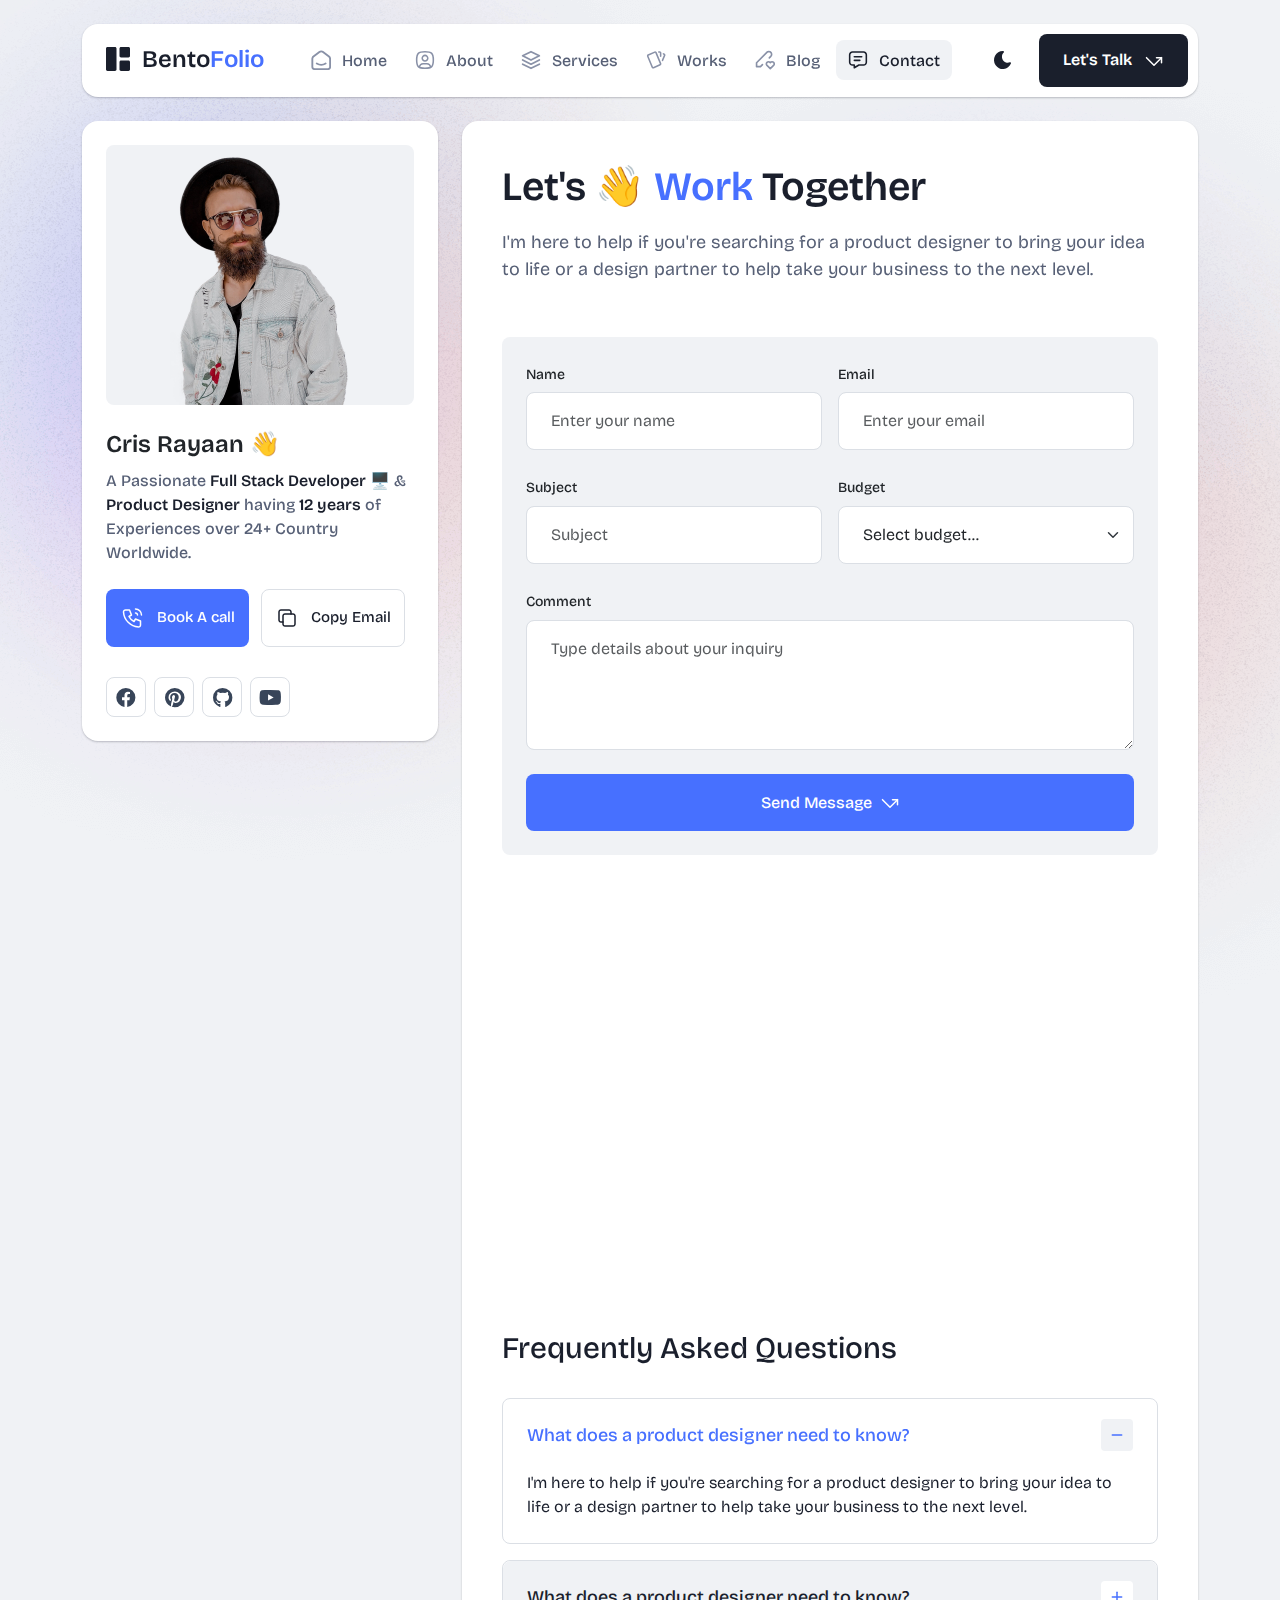
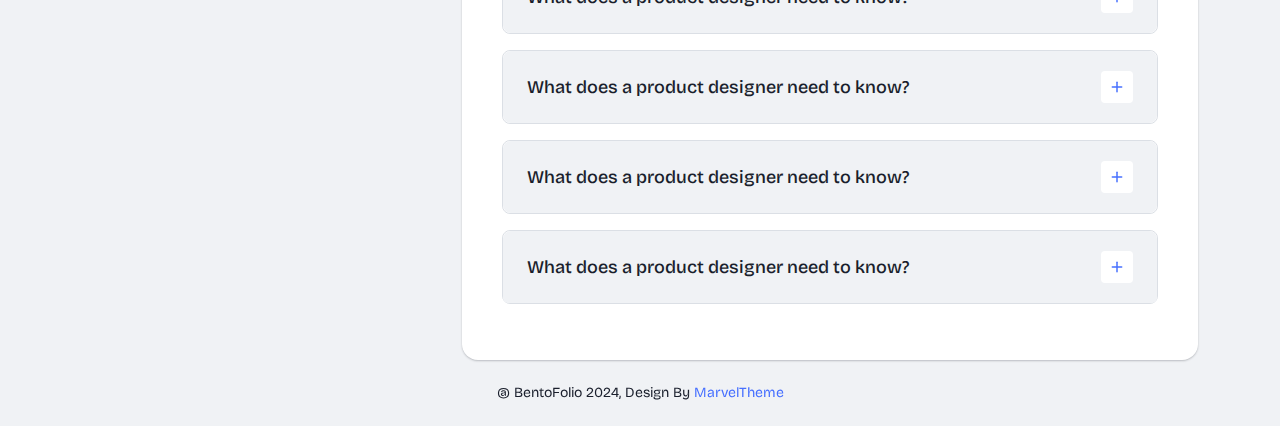
<file: contact.html>
<!DOCTYPE html>
<html lang="en">

<head>
  <meta charset="UTF-8">
  <meta http-equiv="X-UA-Compatible" content="IE=edge">
  <title>Bentofolio - Bootstrap Personal Portfolio Template</title>
  <meta name="description" content="Bentofolio - Bootstrap Personal Portfolio Template">
  <meta name="viewport" content="width=device-width, initial-scale=1">

  <link rel="shortcut icon" type="image/x-icon" href="assets/img/favicon.svg">
  <!-- Place favicon.ico in the root directory -->

  <!-- CSS here -->
  <link rel="stylesheet" href="assets/css/bootstrap.min.css">
  <link rel="stylesheet" href="assets/fontawsome/css/all.min.css">
  <link rel="stylesheet" href="assets/fontawsome/css/fontawesome.min.css">
  <link rel="stylesheet" href="assets/css/slick.css">
  <link rel="stylesheet" href="assets/css/magnific-popup.css">
  <link rel="stylesheet" href="assets/css/style.css">
  <link rel="stylesheet" href="assets/css/responsive.css">
</head>

<body>
  <div id="page-content">
    <!-- header part start -->
    <header class="header-area">
      <nav class="navbar">
        <div class="container">
          <div class="menu-container">
            <div class="logo">
              <a class="navbar-brand me-0" href="index.html">
                <svg width="24" height="24" viewBox="0 0 24 24" fill="none" xmlns="http://www.w3.org/2000/svg">
                  <path
                    d="M0 1.5C0 1.10218 0.158035 0.720644 0.43934 0.43934C0.720644 0.158035 1.10218 0 1.5 0L9 0C9.39782 0 9.77936 0.158035 10.0607 0.43934C10.342 0.720644 10.5 1.10218 10.5 1.5V22.5C10.5 22.8978 10.342 23.2794 10.0607 23.5607C9.77936 23.842 9.39782 24 9 24H1.5C1.10218 24 0.720644 23.842 0.43934 23.5607C0.158035 23.2794 0 22.8978 0 22.5V1.5ZM13.5 1.5C13.5 1.10218 13.658 0.720644 13.9393 0.43934C14.2206 0.158035 14.6022 0 15 0L22.5 0C22.8978 0 23.2794 0.158035 23.5607 0.43934C23.842 0.720644 24 1.10218 24 1.5V9C24 9.39782 23.842 9.77936 23.5607 10.0607C23.2794 10.342 22.8978 10.5 22.5 10.5H15C14.6022 10.5 14.2206 10.342 13.9393 10.0607C13.658 9.77936 13.5 9.39782 13.5 9V1.5ZM13.5 15C13.5 14.6022 13.658 14.2206 13.9393 13.9393C14.2206 13.658 14.6022 13.5 15 13.5H22.5C22.8978 13.5 23.2794 13.658 23.5607 13.9393C23.842 14.2206 24 14.6022 24 15V22.5C24 22.8978 23.842 23.2794 23.5607 23.5607C23.2794 23.842 22.8978 24 22.5 24H15C14.6022 24 14.2206 23.842 13.9393 23.5607C13.658 23.2794 13.5 22.8978 13.5 22.5V15Z"
                    class="logo-icon" />
                </svg>
                <span>Bento<span class="primary">Folio</span></span>
              </a>
            </div>
            <div class="navbar-main d-flex flex-grow-1">
              <div class="logo inner-logo d-block d-xl-none">
                <a class="navbar-brand me-0" href="index.html">
                  <svg width="24" height="24" viewBox="0 0 24 24" fill="none" xmlns="http://www.w3.org/2000/svg">
                    <path
                      d="M0 1.5C0 1.10218 0.158035 0.720644 0.43934 0.43934C0.720644 0.158035 1.10218 0 1.5 0L9 0C9.39782 0 9.77936 0.158035 10.0607 0.43934C10.342 0.720644 10.5 1.10218 10.5 1.5V22.5C10.5 22.8978 10.342 23.2794 10.0607 23.5607C9.77936 23.842 9.39782 24 9 24H1.5C1.10218 24 0.720644 23.842 0.43934 23.5607C0.158035 23.2794 0 22.8978 0 22.5V1.5ZM13.5 1.5C13.5 1.10218 13.658 0.720644 13.9393 0.43934C14.2206 0.158035 14.6022 0 15 0L22.5 0C22.8978 0 23.2794 0.158035 23.5607 0.43934C23.842 0.720644 24 1.10218 24 1.5V9C24 9.39782 23.842 9.77936 23.5607 10.0607C23.2794 10.342 22.8978 10.5 22.5 10.5H15C14.6022 10.5 14.2206 10.342 13.9393 10.0607C13.658 9.77936 13.5 9.39782 13.5 9V1.5ZM13.5 15C13.5 14.6022 13.658 14.2206 13.9393 13.9393C14.2206 13.658 14.6022 13.5 15 13.5H22.5C22.8978 13.5 23.2794 13.658 23.5607 13.9393C23.842 14.2206 24 14.6022 24 15V22.5C24 22.8978 23.842 23.2794 23.5607 23.5607C23.2794 23.842 22.8978 24 22.5 24H15C14.6022 24 14.2206 23.842 13.9393 23.5607C13.658 23.2794 13.5 22.8978 13.5 22.5V15Z"
                      class="logo-icon" />
                  </svg>
                  <span>Bento<span class="primary">Folio</span></span>
                </a>
              </div>
              <ul class="navbar-info mx-auto">
                <li class="nav-item">
                  <a class="nav-link" aria-current="page" href="index.html">
                    <svg class="nav-icon" viewBox="0 0 15 15" fill="none" xmlns="http://www.w3.org/2000/svg">
                      <path
                        d="M13.475 4.92481L9.03083 1.46814C8.64082 1.16473 8.1608 1 7.66667 1C7.17254 1 6.69251 1.16473 6.3025 1.46814L1.8575 4.92481C1.59037 5.13254 1.37424 5.39858 1.22563 5.7026C1.07701 6.00662 0.99984 6.34058 1 6.67897V12.679C1 13.121 1.17559 13.5449 1.48816 13.8575C1.80072 14.17 2.22464 14.3456 2.66667 14.3456H12.6667C13.1087 14.3456 13.5326 14.17 13.8452 13.8575C14.1577 13.5449 14.3333 13.121 14.3333 12.679V6.67897C14.3333 5.99314 14.0167 5.34564 13.475 4.92481Z"
                        stroke-width="1.4" stroke-linecap="round" stroke-linejoin="round" />
                      <path d="M10.9753 10.1665C9.13359 11.2773 6.14859 11.2773 4.30859 10.1665" stroke-width="1.4"
                        stroke-linecap="round" stroke-linejoin="round" />
                    </svg>

                    <span>Home</span>
                  </a>
                </li>
                <li class="nav-item">
                  <a class="nav-link" href="about.html">
                    <svg class="nav-icon" viewBox="0 0 18 18" fill="none" xmlns="http://www.w3.org/2000/svg">
                      <path
                        d="M9 9.8335C9.66304 9.8335 10.2989 9.5701 10.7678 9.10126C11.2366 8.63242 11.5 7.99654 11.5 7.3335C11.5 6.67045 11.2366 6.03457 10.7678 5.56573C10.2989 5.09689 9.66304 4.8335 9 4.8335C8.33696 4.8335 7.70107 5.09689 7.23223 5.56573C6.76339 6.03457 6.5 6.67045 6.5 7.3335C6.5 7.99654 6.76339 8.63242 7.23223 9.10126C7.70107 9.5701 8.33696 9.8335 9 9.8335Z"
                        stroke-width="1.4" stroke-linecap="round" stroke-linejoin="round" />
                      <path
                        d="M9 1.5C15 1.5 16.5 3 16.5 9C16.5 15 15 16.5 9 16.5C3 16.5 1.5 15 1.5 9C1.5 3 3 1.5 9 1.5Z"
                        stroke-width="1.4" stroke-linecap="round" stroke-linejoin="round" />
                      <path
                        d="M4 15.7085V15.6668C4 14.7828 4.35119 13.9349 4.97631 13.3098C5.60143 12.6847 6.44928 12.3335 7.33333 12.3335H10.6667C11.5507 12.3335 12.3986 12.6847 13.0237 13.3098C13.6488 13.9349 14 14.7828 14 15.6668V15.7085"
                        stroke-width="1.4" stroke-linecap="round" stroke-linejoin="round" />
                    </svg>
                    About
                  </a>
                </li>
                <li class="nav-item">
                  <a class="nav-link" href="services.html">
                    <svg class="nav-icon" viewBox="0 0 16 16" fill="none" xmlns="http://www.w3.org/2000/svg">
                      <path d="M7.99967 1.3335L1.33301 4.66683L7.99967 8.00016L14.6663 4.66683L7.99967 1.3335Z"
                        stroke-width="1.4" stroke-linecap="round" stroke-linejoin="round" />
                      <path d="M1.33301 8L7.99967 11.3333L14.6663 8" stroke-width="1.4" stroke-linecap="round"
                        stroke-linejoin="round" />
                      <path d="M1.33301 11.3335L7.99967 14.6668L14.6663 11.3335" stroke-width="1.4"
                        stroke-linecap="round" stroke-linejoin="round" />
                    </svg>
                    Services
                  </a>
                </li>
                <li class="nav-item">
                  <a class="nav-link" href="portfolio.html">
                    <svg class="nav-icon" viewBox="0 0 18 17" fill="none" xmlns="http://www.w3.org/2000/svg">
                      <path
                        d="M2.00326 3.99733L7.95159 1.40649C8.04974 1.36442 8.15533 1.34243 8.26212 1.34181C8.3689 1.34119 8.47473 1.36196 8.57337 1.40289C8.67201 1.44382 8.76145 1.50408 8.83642 1.58013C8.9114 1.65617 8.97039 1.74646 9.00992 1.84566L13.1133 11.764C13.1985 11.9651 13.2014 12.1917 13.1213 12.3949C13.0412 12.5982 12.8845 12.7618 12.6849 12.8507L6.73742 15.4415C6.63922 15.4837 6.53356 15.5058 6.42668 15.5065C6.3198 15.5072 6.21387 15.4864 6.11514 15.4455C6.0164 15.4046 5.92688 15.3442 5.85184 15.2681C5.7768 15.192 5.71778 15.1016 5.67826 15.0023L1.57492 5.08316C1.48963 4.88204 1.48673 4.65546 1.56684 4.45222C1.64696 4.24898 1.80367 4.08616 2.00326 3.99733Z"
                        stroke-width="1.4" stroke-linecap="round" stroke-linejoin="round" />
                      <path
                        d="M11.5 1.3335H12.3333C12.5543 1.3335 12.7663 1.42129 12.9226 1.57757C13.0789 1.73385 13.1667 1.94582 13.1667 2.16683V5.0835"
                        stroke-width="1.4" stroke-linecap="round" stroke-linejoin="round" />
                      <path
                        d="M15.6663 3C15.8863 3.09333 16.0997 3.18083 16.3063 3.2625C16.5098 3.34882 16.6706 3.51241 16.7534 3.71729C16.8362 3.92217 16.8343 4.15155 16.748 4.355L14.833 8.83334"
                        stroke-width="1.4" stroke-linecap="round" stroke-linejoin="round" />
                    </svg>
                    Works
                  </a>
                </li>
                <li class="nav-item">
                  <a class="nav-link" href="blog.html">
                    <svg class="nav-icon" viewBox="0 0 17 16" fill="none" xmlns="http://www.w3.org/2000/svg">
                      <path
                        d="M12.1663 6.16676L13.4163 4.91676C13.6352 4.69789 13.8088 4.43805 13.9273 4.15208C14.0457 3.86612 14.1067 3.55962 14.1067 3.25009C14.1067 2.94056 14.0457 2.63406 13.9273 2.3481C13.8088 2.06213 13.6352 1.80229 13.4163 1.58342C13.1975 1.36455 12.9376 1.19094 12.6517 1.07248C12.3657 0.954033 12.0592 0.893066 11.7497 0.893066C11.4401 0.893066 11.1336 0.954033 10.8477 1.07248C10.5617 1.19094 10.3019 1.36455 10.083 1.58342L1.33301 10.3334V13.6668H4.66634L6.33301 12.0001"
                        stroke-width="1.4" stroke-linecap="round" stroke-linejoin="round" />
                      <path
                        d="M13.0004 15.3335L15.7921 12.5968C15.9633 12.4307 16.0995 12.232 16.1926 12.0124C16.2857 11.7927 16.3339 11.5567 16.3343 11.3181C16.3347 11.0796 16.2873 10.8434 16.1948 10.6235C16.1024 10.4035 15.9669 10.2044 15.7963 10.0377C15.448 9.69712 14.9806 9.50602 14.4935 9.50509C14.0065 9.50415 13.5383 9.69346 13.1888 10.0327L13.0021 10.216L12.8163 10.0327C12.4681 9.69237 12.0008 9.50143 11.5139 9.50049C11.0271 9.49956 10.5591 9.68871 10.2096 10.0277C10.0383 10.1937 9.9021 10.3924 9.80891 10.612C9.71572 10.8316 9.66746 11.0677 9.667 11.3062C9.66653 11.5447 9.71386 11.781 9.80619 12.0009C9.89853 12.2209 10.034 12.4201 10.2046 12.5868L13.0004 15.3335Z"
                        stroke-width="1.4" stroke-linecap="round" stroke-linejoin="round" />
                    </svg>
                    Blog
                  </a>
                </li>
                <li class="nav-item">
                  <a class="nav-link active" href="contact.html">
                    <svg class="nav-icon" viewBox="0 0 18 17" fill="none" xmlns="http://www.w3.org/2000/svg">
                      <path d="M5.66699 5.5H12.3337" stroke-width="1.4" stroke-linecap="round"
                        stroke-linejoin="round" />
                      <path d="M5.66699 8.8335H10.667" stroke-width="1.4" stroke-linecap="round"
                        stroke-linejoin="round" />
                      <path
                        d="M14 1.3335C14.663 1.3335 15.2989 1.59689 15.7678 2.06573C16.2366 2.53457 16.5 3.17045 16.5 3.8335V10.5002C16.5 11.1632 16.2366 11.7991 15.7678 12.2679C15.2989 12.7368 14.663 13.0002 14 13.0002H9.83333L5.66667 15.5002V13.0002H4C3.33696 13.0002 2.70107 12.7368 2.23223 12.2679C1.76339 11.7991 1.5 11.1632 1.5 10.5002V3.8335C1.5 3.17045 1.76339 2.53457 2.23223 2.06573C2.70107 1.59689 3.33696 1.3335 4 1.3335H14Z"
                        stroke-width="1.4" stroke-linecap="round" stroke-linejoin="round" />
                    </svg>
                    Contact
                  </a>
                </li>
              </ul>
              <div class="header-right-info d-flex align-items-center">
                <button class="theme-control-btn">
                  <span class="dark">
                    <svg width="24" height="24" viewBox="0 0 24 24" fill="none" xmlns="http://www.w3.org/2000/svg">
                      <path
                        d="M11.8005 3C10.207 3.0003 8.64356 3.44286 7.27683 4.28049C5.91011 5.11811 4.79139 6.31937 4.04002 7.75612C3.28865 9.19288 2.93281 10.8112 3.01046 12.4386C3.08811 14.0659 3.59633 15.6411 4.48091 16.9963C5.3655 18.3514 6.59326 19.4356 8.03324 20.1333C9.47322 20.8309 11.0714 21.1157 12.6573 20.9574C14.2432 20.7991 15.7573 20.2036 17.0381 19.2344C18.319 18.2652 19.3185 16.9587 19.9301 15.4542C20.2302 14.7162 19.5111 13.9746 18.7875 14.2752C17.5475 14.7888 16.1706 14.8418 14.8963 14.425C13.622 14.0082 12.5308 13.1479 11.8126 11.9937C11.0943 10.8396 10.7943 9.4645 10.9648 8.10764C11.1353 6.75077 11.7655 5.49792 12.7458 4.5669L12.8136 4.4949C13.2986 3.9279 12.913 3.0072 12.1464 3.0072H11.9122L11.8524 3.0018L11.7996 3H11.8005Z"
                        fill="#1A1F2C" />
                    </svg>
                    <small class="theme-text d-block d-xl-none">Change appearance</small>
                  </span>
                  <span class="light">
                    <svg width="24" height="24" viewBox="0 0 24 24" fill="none" xmlns="http://www.w3.org/2000/svg">
                      <path
                        d="M12 19C12.2449 19 12.4813 19.09 12.6644 19.2527C12.8474 19.4155 12.9643 19.6397 12.993 19.883L13 20V21C12.9997 21.2549 12.9021 21.5 12.7272 21.6854C12.5522 21.8707 12.313 21.9822 12.0586 21.9972C11.8042 22.0121 11.5536 21.9293 11.3582 21.7657C11.1627 21.6021 11.0371 21.3701 11.007 21.117L11 21V20C11 19.7348 11.1054 19.4804 11.2929 19.2929C11.4804 19.1054 11.7348 19 12 19Z"
                        fill="#FD7E41" />
                      <path
                        d="M18.3127 16.9099L18.4067 16.9929L19.1067 17.6929C19.2861 17.8729 19.3902 18.1144 19.398 18.3683C19.4057 18.6223 19.3165 18.8697 19.1485 19.0602C18.9804 19.2508 18.7462 19.3702 18.4933 19.3943C18.2403 19.4184 17.9877 19.3454 17.7867 19.1899L17.6927 19.1069L16.9927 18.4069C16.8202 18.2347 16.7165 18.0053 16.7012 17.7619C16.6859 17.5186 16.76 17.278 16.9097 17.0855C17.0593 16.893 17.2741 16.7618 17.5137 16.7166C17.7533 16.6713 18.0012 16.7152 18.2107 16.8399L18.3127 16.9099Z"
                        fill="#FD7E41" />
                      <path
                        d="M7.00747 16.993C7.17965 17.1652 7.28308 17.3943 7.29836 17.6373C7.31364 17.8803 7.23972 18.1206 7.09047 18.313L7.00747 18.407L6.30747 19.107C6.12751 19.2863 5.88604 19.3905 5.63209 19.3982C5.37814 19.406 5.13076 19.3168 4.94019 19.1487C4.74963 18.9807 4.63017 18.7464 4.60607 18.4935C4.58198 18.2406 4.65506 17.988 4.81047 17.787L4.89347 17.693L5.59347 16.993C5.781 16.8055 6.03531 16.7002 6.30047 16.7002C6.56563 16.7002 6.81994 16.8055 7.00747 16.993Z"
                        fill="#FD7E41" />
                      <path
                        d="M3.99987 11C4.25475 11.0003 4.4999 11.0979 4.68524 11.2728C4.87057 11.4478 4.9821 11.687 4.99704 11.9414C5.01198 12.1958 4.92919 12.4464 4.7656 12.6418C4.60201 12.8373 4.36996 12.9629 4.11687 12.993L3.99987 13H2.99987C2.74499 12.9997 2.49984 12.9021 2.3145 12.7272C2.12916 12.5522 2.01763 12.313 2.0027 12.0586C1.98776 11.8042 2.07054 11.5536 2.23413 11.3582C2.39772 11.1627 2.62977 11.0371 2.88287 11.007L2.99987 11H3.99987Z"
                        fill="#FD7E41" />
                      <path
                        d="M20.9999 11C21.2547 11.0003 21.4999 11.0979 21.6852 11.2728C21.8706 11.4478 21.9821 11.687 21.997 11.9414C22.012 12.1958 21.9292 12.4464 21.7656 12.6418C21.602 12.8373 21.37 12.9629 21.1169 12.993L20.9999 13H19.9999C19.745 12.9997 19.4998 12.9021 19.3145 12.7272C19.1292 12.5522 19.0176 12.313 19.0027 12.0586C18.9878 11.8042 19.0705 11.5536 19.2341 11.3582C19.3977 11.1627 19.6298 11.0371 19.8829 11.007L19.9999 11H20.9999Z"
                        fill="#FD7E41" />
                      <path
                        d="M6.21264 4.80985L6.30664 4.89285L7.00664 5.59285C7.18599 5.77281 7.29011 6.01429 7.29787 6.26824C7.30562 6.52219 7.21642 6.76957 7.04839 6.96013C6.88036 7.1507 6.64609 7.27016 6.39316 7.29425C6.14024 7.31834 5.88763 7.24526 5.68664 7.08985L5.59264 7.00685L4.89264 6.30685C4.72073 6.13453 4.61757 5.90543 4.6025 5.66248C4.58744 5.41954 4.6615 5.17945 4.8108 4.98721C4.9601 4.79497 5.1744 4.66378 5.41351 4.61824C5.65262 4.57271 5.90013 4.61594 6.10964 4.73985L6.21264 4.80985Z"
                        fill="#FD7E41" />
                      <path
                        d="M19.1071 4.89288C19.2793 5.06508 19.3827 5.29418 19.398 5.5372C19.4132 5.78023 19.3393 6.02048 19.1901 6.21288L19.1071 6.30688L18.4071 7.00688C18.2271 7.18623 17.9856 7.29036 17.7317 7.29811C17.4777 7.30587 17.2304 7.21667 17.0398 7.04864C16.8492 6.8806 16.7298 6.64633 16.7057 6.39341C16.6816 6.14049 16.7547 5.88788 16.9101 5.68688L16.9931 5.59288L17.6931 4.89288C17.8806 4.70541 18.1349 4.6001 18.4001 4.6001C18.6652 4.6001 18.9196 4.70541 19.1071 4.89288Z"
                        fill="#FD7E41" />
                      <path
                        d="M12 2C12.2449 2.00003 12.4813 2.08996 12.6644 2.25272C12.8474 2.41547 12.9643 2.63975 12.993 2.883L13 3V4C12.9997 4.25488 12.9021 4.50003 12.7272 4.68537C12.5522 4.8707 12.313 4.98223 12.0586 4.99717C11.8042 5.01211 11.5536 4.92933 11.3582 4.76573C11.1627 4.60214 11.0371 4.3701 11.007 4.117L11 4V3C11 2.73478 11.1054 2.48043 11.2929 2.29289C11.4804 2.10536 11.7348 2 12 2Z"
                        fill="#FD7E41" />
                      <path
                        d="M12 7C12.9797 6.99994 13.9378 7.28769 14.7553 7.8275C15.5729 8.36731 16.2138 9.1354 16.5986 10.0364C16.9833 10.9373 17.0949 11.9315 16.9195 12.8953C16.7441 13.8592 16.2893 14.7502 15.6118 15.4579C14.9343 16.1655 14.0638 16.6585 13.1085 16.8756C12.1532 17.0928 11.1552 17.0245 10.2383 16.6793C9.3215 16.334 8.52629 15.7271 7.95146 14.9338C7.37663 14.1405 7.04752 13.1958 7.005 12.217L7 12L7.005 11.783C7.06092 10.4958 7.61161 9.27978 8.54222 8.38866C9.47284 7.49754 10.7115 7.00007 12 7Z"
                        fill="#FD7E41" />
                    </svg>
                    <small class="theme-text d-block d-xl-none">Change appearance</small>
                  </span>
                </button>
                <a href="contact.html" class="lets-talk-btn">
                  Let's Talk
                  <svg class="icon" width="20" height="20" viewBox="0 0 20 20" fill="none"
                    xmlns="http://www.w3.org/2000/svg">
                    <path d="M17.5 11.6665V6.6665H12.5" stroke="white" stroke-width="1.5" stroke-linecap="round"
                      stroke-linejoin="round" />
                    <path d="M17.5 6.6665L10 14.1665L2.5 6.6665" stroke="white" stroke-width="1.5"
                      stroke-linecap="round" stroke-linejoin="round" />
                  </svg>
                </a>
              </div>
            </div>
            <div class="mobile-menu-overlay d-block d-lg-none"></div>
            <div class="mobile-menu-control-bar d-block d-xl-none">
              <button class="mobile-menu-control-bar">
                <i class="fas fa-bars"></i>
              </button>
            </div>
          </div>
        </div>
      </nav>
    </header>
    <!-- header part end -->

    <!-- main area part start -->
    <main>

      <section class="content-box-area mt-4">
        <div class="container">
          <div class="row g-4">
            <div class="col-xl-4">
              <div class="card profile-card">
                <div class="card-body">
                  <div class="image text-center">
                    <img src="assets/img/images/profile.png" alt="profile">
                  </div>
                  <div class="text">
                    <h3 class="card-title">Cris Rayaan 👋</h3>
                    <p>A Passionate <span>Full Stack Developer</span> 🖥️ & <span>Product Designer</span> having
                      <span>12
                        years</span> of Experiences over 24+
                      Country Worldwide.</p>
                    <div class="common-button-groups">
                      <a class="btn btn-call" href="contact.html#">
                        <svg class="icon" width="25" height="24" viewBox="0 0 25 24" fill="none"
                          xmlns="http://www.w3.org/2000/svg">
                          <path
                            d="M5.5 4H9.5L11.5 9L9 10.5C10.071 12.6715 11.8285 14.429 14 15.5L15.5 13L20.5 15V19C20.5 19.5304 20.2893 20.0391 19.9142 20.4142C19.5391 20.7893 19.0304 21 18.5 21C14.5993 20.763 10.9202 19.1065 8.15683 16.3432C5.3935 13.5798 3.73705 9.90074 3.5 6C3.5 5.46957 3.71071 4.96086 4.08579 4.58579C4.46086 4.21071 4.96957 4 5.5 4Z"
                            stroke="white" stroke-width="1.5" stroke-linecap="round" stroke-linejoin="round" />
                          <path
                            d="M15.5 7C16.0304 7 16.5391 7.21071 16.9142 7.58579C17.2893 7.96086 17.5 8.46957 17.5 9"
                            stroke="white" stroke-width="1.5" stroke-linecap="round" stroke-linejoin="round" />
                          <path d="M15.5 3C17.0913 3 18.6174 3.63214 19.7426 4.75736C20.8679 5.88258 21.5 7.4087 21.5 9"
                            stroke="white" stroke-width="1.5" stroke-linecap="round" stroke-linejoin="round" />
                        </svg>
                        Book A call
                      </a>
                      <button class="btn btn-copy" data-clipboard-text="example@example.com">
                        <svg class="icon" width="24" height="24" viewBox="0 0 24 24" fill="none"
                          xmlns="http://www.w3.org/2000/svg">
                          <path
                            d="M8 10C8 9.46957 8.21071 8.96086 8.58579 8.58579C8.96086 8.21071 9.46957 8 10 8H18C18.5304 8 19.0391 8.21071 19.4142 8.58579C19.7893 8.96086 20 9.46957 20 10V18C20 18.5304 19.7893 19.0391 19.4142 19.4142C19.0391 19.7893 18.5304 20 18 20H10C9.46957 20 8.96086 19.7893 8.58579 19.4142C8.21071 19.0391 8 18.5304 8 18V10Z"
                            stroke-width="1.5" stroke-linecap="round" stroke-linejoin="round" />
                          <path
                            d="M16 8V6C16 5.46957 15.7893 4.96086 15.4142 4.58579C15.0391 4.21071 14.5304 4 14 4H6C5.46957 4 4.96086 4.21071 4.58579 4.58579C4.21071 4.96086 4 5.46957 4 6V14C4 14.5304 4.21071 15.0391 4.58579 15.4142C4.96086 15.7893 5.46957 16 6 16H8"
                            stroke-width="1.5" stroke-linecap="round" stroke-linejoin="round" />
                        </svg>
                        Copy Email
                      </button>
                    </div>
                    <div class="social-media-icon">
                      <ul class="list-unstyled">
                        <li><a href="contact.html#"><i class="fab fa-facebook"></i></a></li>
                        <li><a href="contact.html#"><i class="fab fa-pinterest"></i></a></li>
                        <li><a href="contact.html#"><i class="fab fa-github"></i></a></li>
                        <li><a href="contact.html#"><i class="fab fa-youtube"></i></a></li>
                      </ul>
                    </div>
                  </div>
                </div>
              </div>
            </div>
            <div class="col-xl-8">
              <div class="card content-box-card">
                <div class="card-body portfolio-card contact-card">
                  <div class="top-info">
                    <div class="text">
                      <h1 class="main-title">Let's 👋 <span>Work</span> Together</h1>
                      <p>I'm here to help if you're searching for a product designer to bring your idea to life or a
                        design partner to help take your business to the next level.</p>
                    </div>
                  </div>
                  <div class="contact-area">
                    <div class="leave-comments-area">
                      <div class="comments-box">
                        <form id="contact-form" action="https://marveltheme.com/tf/html/bentofolio-html/assets/mail.php" method="POST">
                          <div class="row gx-3">
                            <div class="col-md-6">
                              <div class="mb-4">
                                <label class="form-label">Name</label>
                                <input name="name" required type="text" class="form-control shadow-none" placeholder="Enter your name">
                              </div>
                            </div>
                            <div class="col-md-6">
                              <div class="mb-4">
                                <label class="form-label">Email</label>
                                <input name="email" required type="email" class="form-control shadow-none" placeholder="Enter your email">
                              </div>
                            </div>
                            <div class="col-md-6">
                              <div class="mb-4">
                                <label class="form-label">Subject</label>
                                <input name="subject" required type="text" class="form-control shadow-none" placeholder="Subject">
                              </div>
                            </div>
                            <div class="col-md-6">
                              <div class="mb-4">
                                <label class="form-label">Budget</label>
                                <select name="budget" required class="form-select shadow-none">
                                  <option disabled selected>Select budget...</option>
                                  <option value="$5000">$5000</option>
                                  <option value="$5000 - $1000">$5000 - $10000</option>
                                  <option value="$10000 - $2000">$10000 - $20000</option>
                                  <option value="$20000">$20000+</option>
                                </select>
                              </div>
                            </div>
                            <div class="col-md-12">
                              <div class="mb-4">
                                <label class="form-label">Comment</label>
                                <textarea name="message" class="form-control shadow-none" rows="4"
                                  placeholder="Type details about your inquiry"></textarea>
                              </div>
                            </div>
                            <div class="col-md-12">
                              <button class="submit-btn" type="submit">
                                Send Message
                                <svg class="icon" width="20" height="20" viewBox="0 0 20 20" fill="none"
                                  xmlns="http://www.w3.org/2000/svg">
                                  <path d="M17.5 11.6665V6.6665H12.5" stroke="white" stroke-width="1.5"
                                    stroke-linecap="round" stroke-linejoin="round"></path>
                                  <path d="M17.5 6.6665L10 14.1665L2.5 6.6665" stroke="white" stroke-width="1.5"
                                    stroke-linecap="round" stroke-linejoin="round"></path>
                                </svg>
                              </button>
                            </div>
                          </div>
                        </form>
                        <p class="ajax-response mb-0"></p>
                      </div>
                    </div>
                    <div class="contact-map-area">
                      <iframe
                        src="https://www.google.com/maps/embed?pb=!1m18!1m12!1m3!1d193595.25280012016!2d-74.14448732737499!3d40.69763123331177!2m3!1f0!2f0!3f0!3m2!1i1024!2i768!4f13.1!3m3!1m2!1s0x89c24fa5d33f083b%3A0xc80b8f06e177fe62!2sNew%20York%2C%20NY%2C%20USA!5e0!3m2!1sen!2sbd!4v1711832776336!5m2!1sen!2sbd"
                        allowfullscreen="" loading="lazy" referrerpolicy="no-referrer-when-downgrade"></iframe>
                    </div>
                    <div class="frequently-asked-questions">
                      <h2 class="main-common-title">Frequently Asked Questions
                      </h2>
                      <div class="frequently-asked-questions-main">
                        <div class="accordion" id="accordionExample">
                          <div class="accordion-item">
                            <h4 class="accordion-header" id="headingOne">
                              <button class="accordion-button" type="button" data-bs-toggle="collapse"
                                data-bs-target="#collapseOne" aria-expanded="true" aria-controls="collapseOne">
                                What does a product designer need to know?
                                <span class="ms-auto">
                                  <span class="icon ms-4">
                                    <img class="icon-plus" src="assets/img/icons/plus.svg" alt="plus">
                                    <img class="icon-minus d-none" src="assets/img/icons/minus.svg" alt="minus">
                                  </span>
                                </span>
                              </button>
                            </h4>
                            <div id="collapseOne" class="accordion-collapse collapse show" aria-labelledby="headingOne"
                              data-bs-parent="#accordionExample">
                              <div class="accordion-body">
                                <p>I'm here to help if you're searching for a product designer to bring your idea to
                                  life
                                  or a design partner to help take your business to the next level.</p>
                              </div>
                            </div>
                          </div>
                          <div class="accordion-item">
                            <h4 class="accordion-header" id="headingTwo">
                              <button class="accordion-button collapsed" type="button" data-bs-toggle="collapse"
                                data-bs-target="#collapseTwo" aria-expanded="false" aria-controls="collapseTwo">
                                What does a product designer need to know?
                                <span class="ms-auto">
                                  <span class="icon ms-4">
                                    <img class="icon-plus" src="assets/img/icons/plus.svg" alt="plus">
                                    <img class="icon-minus d-none" src="assets/img/icons/minus.svg" alt="minus">
                                  </span>
                                </span>
                              </button>
                            </h4>
                            <div id="collapseTwo" class="accordion-collapse collapse" aria-labelledby="headingTwo"
                              data-bs-parent="#accordionExample">
                              <div class="accordion-body">
                                <p>I'm here to help if you're searching for a product designer to bring your idea to
                                  life
                                  or
                                  a design partner to help take your business to the next level.</p>
                              </div>
                            </div>
                          </div>
                          <div class="accordion-item">
                            <h4 class="accordion-header" id="headingThree">
                              <button class="accordion-button collapsed" type="button" data-bs-toggle="collapse"
                                data-bs-target="#collapseThree" aria-expanded="false" aria-controls="collapseThree">
                                What does a product designer need to know?
                                <span class="ms-auto">
                                  <span class="icon ms-4">
                                    <img class="icon-plus" src="assets/img/icons/plus.svg" alt="plus">
                                    <img class="icon-minus d-none" src="assets/img/icons/minus.svg" alt="minus">
                                  </span>
                                </span>
                              </button>
                            </h4>
                            <div id="collapseThree" class="accordion-collapse collapse" aria-labelledby="headingThree"
                              data-bs-parent="#accordionExample">
                              <div class="accordion-body">
                                <p>I'm here to help if you're searching for a product designer to bring your idea to
                                  life
                                  or
                                  a design partner to help take your business to the next level.</p>
                              </div>
                            </div>
                          </div>
                          <div class="accordion-item">
                            <h4 class="accordion-header" id="headingFour">
                              <button class="accordion-button collapsed" type="button" data-bs-toggle="collapse"
                                data-bs-target="#collapseFour" aria-expanded="false" aria-controls="collapseFour">
                                What does a product designer need to know?
                                <span class="ms-auto">
                                  <span class="icon ms-4">
                                    <img class="icon-plus" src="assets/img/icons/plus.svg" alt="plus">
                                    <img class="icon-minus d-none" src="assets/img/icons/minus.svg" alt="minus">
                                  </span>
                                </span>
                              </button>
                            </h4>
                            <div id="collapseFour" class="accordion-collapse collapse" aria-labelledby="headingFour"
                              data-bs-parent="#accordionExample">
                              <div class="accordion-body">
                                <p>I'm here to help if you're searching for a product designer to bring your idea to
                                  life
                                  or
                                  a design partner to help take your business to the next level.</p>
                              </div>
                            </div>
                          </div>
                          <div class="accordion-item">
                            <h4 class="accordion-header" id="headingFive">
                              <button class="accordion-button collapsed" type="button" data-bs-toggle="collapse"
                                data-bs-target="#collapseFive" aria-expanded="false" aria-controls="collapseFive">
                                What does a product designer need to know?
                                <span class="ms-auto">
                                  <span class="icon ms-4">
                                    <img class="icon-plus" src="assets/img/icons/plus.svg" alt="plus">
                                    <img class="icon-minus d-none" src="assets/img/icons/minus.svg" alt="minus">
                                  </span>
                                </span>
                              </button>
                            </h4>
                            <div id="collapseFive" class="accordion-collapse collapse" aria-labelledby="headingFive"
                              data-bs-parent="#accordionExample">
                              <div class="accordion-body">
                                <p>I'm here to help if you're searching for a product designer to bring your idea to
                                  life
                                  or
                                  a design partner to help take your business to the next level.</p>
                              </div>
                            </div>
                          </div>
                        </div>
                      </div>
                    </div>
                  </div>
                </div>
              </div>
            </div>
          </div>
        </div>
      </section>

      <!-- background shape area start -->
      <div class="background-shapes">
        <div class="shape-1 common-shape">
          <img src="assets/img/bg/banner-shape-1.png" alt="banner-shape-1">
        </div>
        <div class="shape-2 common-shape">
          <img src="assets/img/bg/banner-shape-1.png" alt="banner-shape-1">
        </div>
        <div class="threed-shape-1 move-with-cursor" data-value="1">
          <img src="assets/img/bg/object-3d-1.png" alt="object-3d-1">
        </div>
        <div class="threed-shape-2 move-with-cursor" data-value="1">
          <img src="assets/img/bg/object-3d-2.png" alt="object-3d-2">
        </div>
      </div>
      <!-- background shape area end -->
    </main>
    <!-- main area part end -->

    <!-- footer part start -->
    <footer class="footer-area">
      <div class="container">
        <div class="text text-center">
          <p>@ BentoFolio 2024, Design By <a href="contact.html#">MarvelTheme</a></p>
        </div>
      </div>
    </footer>
    <!-- footer part end -->
  </div>

  <!-- JS here -->
  <script src="assets/js/vendor/jquery-3.6.0.min.js"></script>
  <script src="assets/js/bootstrap.bundle.min.js"></script>
  <script src="assets/js/jquery.magnific-popup.min.js"></script>
  <script src="assets/js/ajax-form.js"></script>
  <script src="assets/js/clipboard.min.js"></script>
  <script src="assets/js/slick.min.js"></script>
  <script src="assets/js/script.js"></script>
</body>


</html>
</file>
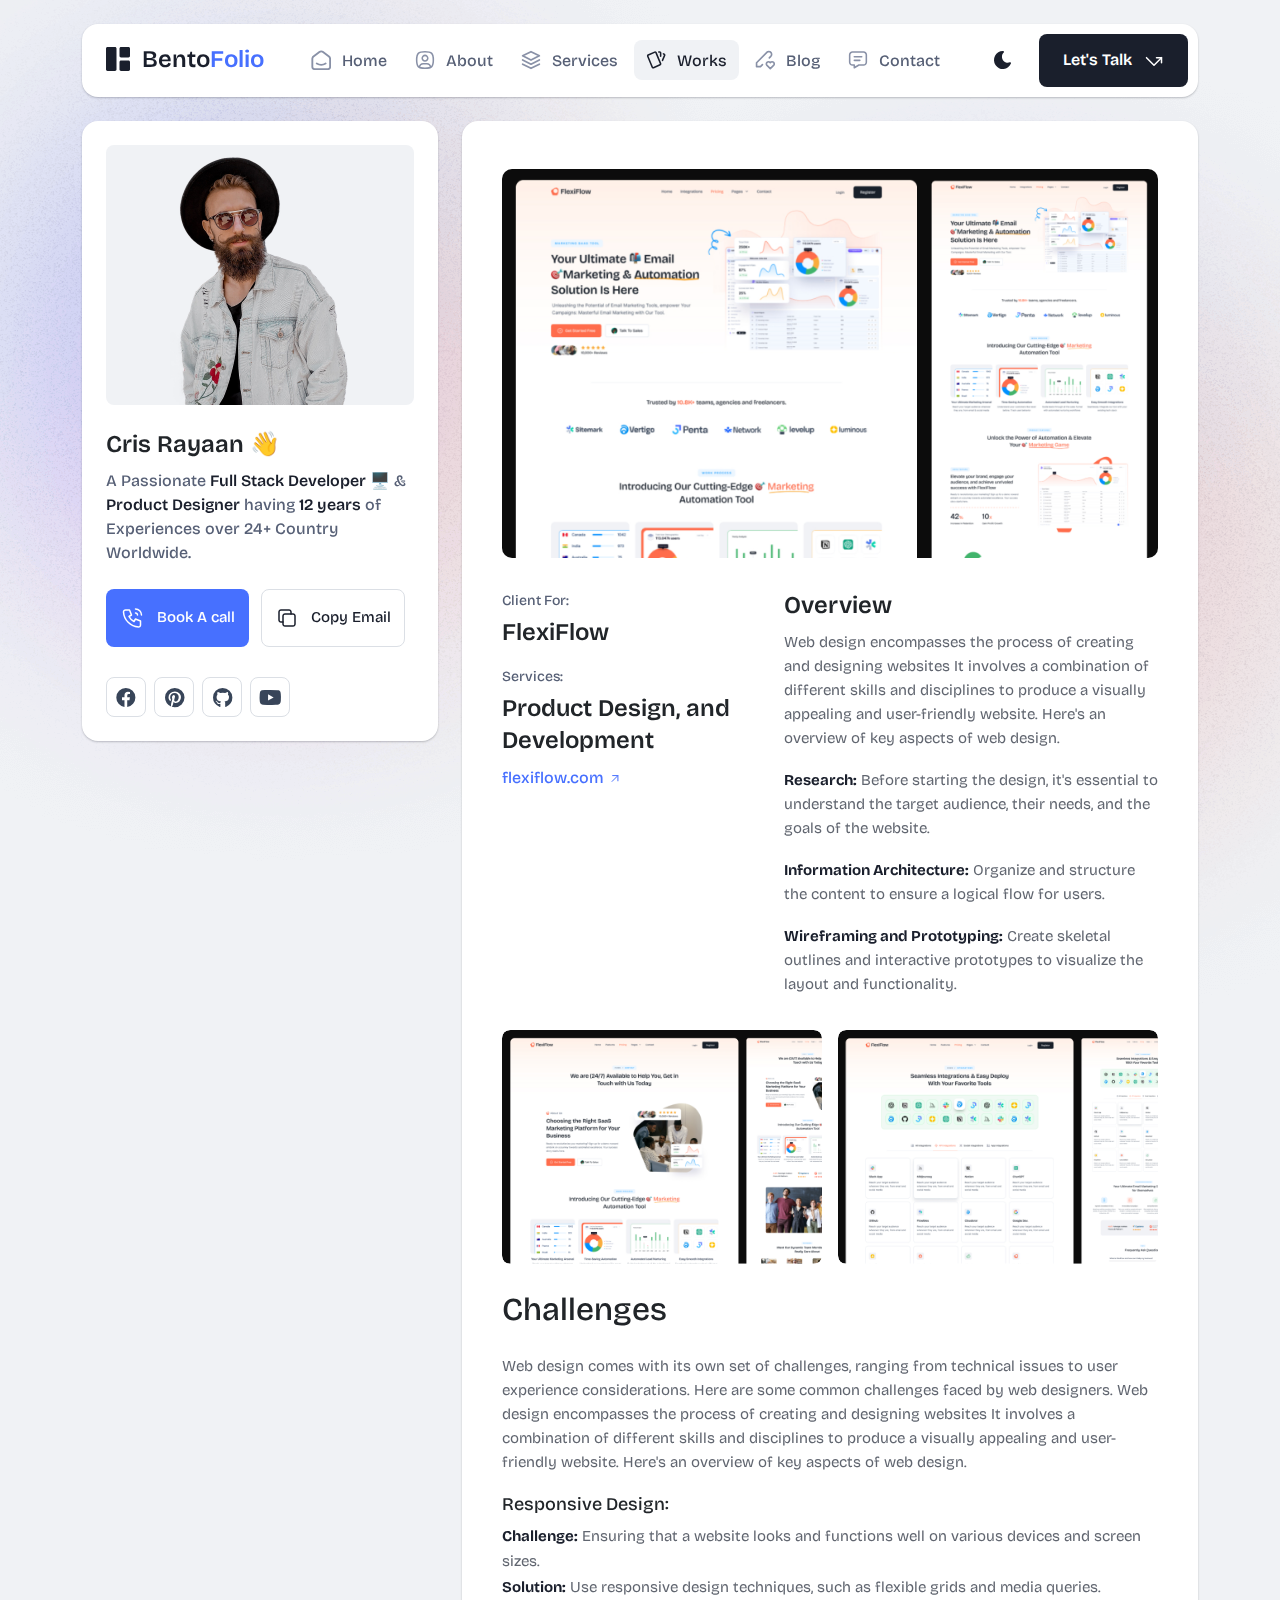
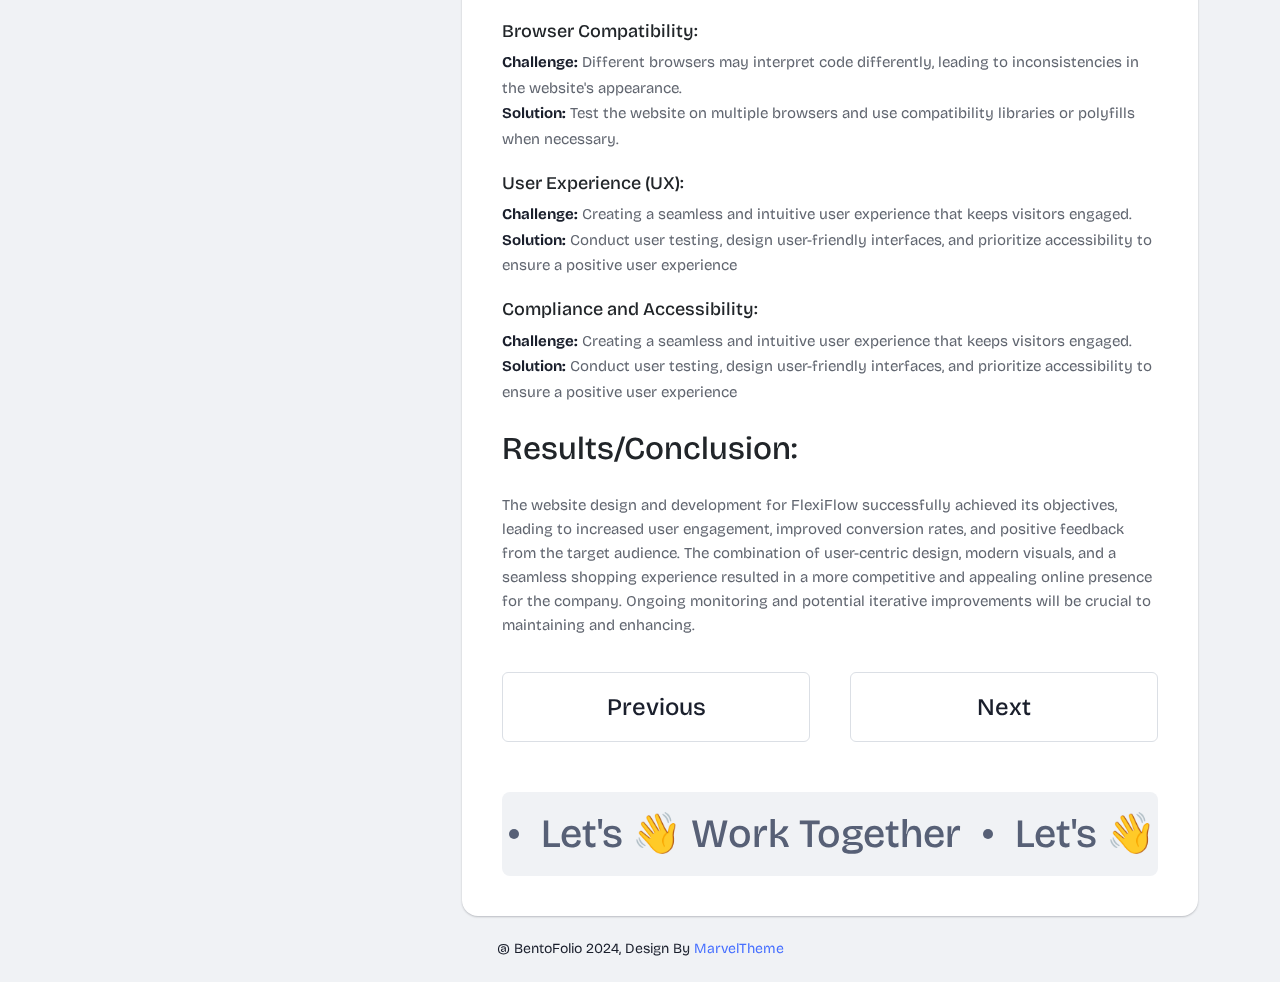
<file: portfolio-details.html>
<!DOCTYPE html>
<html lang="en">

<head>
  <meta charset="UTF-8">
  <meta http-equiv="X-UA-Compatible" content="IE=edge">
  <title>Bentofolio - Bootstrap Personal Portfolio Template</title>
  <meta name="description" content="Bentofolio - Bootstrap Personal Portfolio Template">
  <meta name="viewport" content="width=device-width, initial-scale=1">

  <link rel="shortcut icon" type="image/x-icon" href="assets/img/favicon.svg">
  <!-- Place favicon.ico in the root directory -->

  <!-- CSS here -->
  <link rel="stylesheet" href="assets/css/bootstrap.min.css">
  <link rel="stylesheet" href="assets/fontawsome/css/all.min.css">
  <link rel="stylesheet" href="assets/fontawsome/css/fontawesome.min.css">
  <link rel="stylesheet" href="assets/css/slick.css">
  <link rel="stylesheet" href="assets/css/magnific-popup.css">
  <link rel="stylesheet" href="assets/css/style.css">
  <link rel="stylesheet" href="assets/css/responsive.css">
</head>

<body>
  <div id="page-content">
    <!-- header part start -->
    <header class="header-area">
      <nav class="navbar">
        <div class="container">
          <div class="menu-container">
            <div class="logo">
              <a class="navbar-brand me-0" href="index.html">
                <svg width="24" height="24" viewBox="0 0 24 24" fill="none" xmlns="http://www.w3.org/2000/svg">
                  <path
                    d="M0 1.5C0 1.10218 0.158035 0.720644 0.43934 0.43934C0.720644 0.158035 1.10218 0 1.5 0L9 0C9.39782 0 9.77936 0.158035 10.0607 0.43934C10.342 0.720644 10.5 1.10218 10.5 1.5V22.5C10.5 22.8978 10.342 23.2794 10.0607 23.5607C9.77936 23.842 9.39782 24 9 24H1.5C1.10218 24 0.720644 23.842 0.43934 23.5607C0.158035 23.2794 0 22.8978 0 22.5V1.5ZM13.5 1.5C13.5 1.10218 13.658 0.720644 13.9393 0.43934C14.2206 0.158035 14.6022 0 15 0L22.5 0C22.8978 0 23.2794 0.158035 23.5607 0.43934C23.842 0.720644 24 1.10218 24 1.5V9C24 9.39782 23.842 9.77936 23.5607 10.0607C23.2794 10.342 22.8978 10.5 22.5 10.5H15C14.6022 10.5 14.2206 10.342 13.9393 10.0607C13.658 9.77936 13.5 9.39782 13.5 9V1.5ZM13.5 15C13.5 14.6022 13.658 14.2206 13.9393 13.9393C14.2206 13.658 14.6022 13.5 15 13.5H22.5C22.8978 13.5 23.2794 13.658 23.5607 13.9393C23.842 14.2206 24 14.6022 24 15V22.5C24 22.8978 23.842 23.2794 23.5607 23.5607C23.2794 23.842 22.8978 24 22.5 24H15C14.6022 24 14.2206 23.842 13.9393 23.5607C13.658 23.2794 13.5 22.8978 13.5 22.5V15Z"
                    class="logo-icon" />
                </svg>
                <span>Bento<span class="primary">Folio</span></span>
              </a>
            </div>
            <div class="navbar-main d-flex flex-grow-1">
              <div class="logo inner-logo d-block d-xl-none">
                <a class="navbar-brand me-0" href="index.html">
                  <svg width="24" height="24" viewBox="0 0 24 24" fill="none" xmlns="http://www.w3.org/2000/svg">
                    <path
                      d="M0 1.5C0 1.10218 0.158035 0.720644 0.43934 0.43934C0.720644 0.158035 1.10218 0 1.5 0L9 0C9.39782 0 9.77936 0.158035 10.0607 0.43934C10.342 0.720644 10.5 1.10218 10.5 1.5V22.5C10.5 22.8978 10.342 23.2794 10.0607 23.5607C9.77936 23.842 9.39782 24 9 24H1.5C1.10218 24 0.720644 23.842 0.43934 23.5607C0.158035 23.2794 0 22.8978 0 22.5V1.5ZM13.5 1.5C13.5 1.10218 13.658 0.720644 13.9393 0.43934C14.2206 0.158035 14.6022 0 15 0L22.5 0C22.8978 0 23.2794 0.158035 23.5607 0.43934C23.842 0.720644 24 1.10218 24 1.5V9C24 9.39782 23.842 9.77936 23.5607 10.0607C23.2794 10.342 22.8978 10.5 22.5 10.5H15C14.6022 10.5 14.2206 10.342 13.9393 10.0607C13.658 9.77936 13.5 9.39782 13.5 9V1.5ZM13.5 15C13.5 14.6022 13.658 14.2206 13.9393 13.9393C14.2206 13.658 14.6022 13.5 15 13.5H22.5C22.8978 13.5 23.2794 13.658 23.5607 13.9393C23.842 14.2206 24 14.6022 24 15V22.5C24 22.8978 23.842 23.2794 23.5607 23.5607C23.2794 23.842 22.8978 24 22.5 24H15C14.6022 24 14.2206 23.842 13.9393 23.5607C13.658 23.2794 13.5 22.8978 13.5 22.5V15Z"
                      class="logo-icon" />
                  </svg>
                  <span>Bento<span class="primary">Folio</span></span>
                </a>
              </div>
              <ul class="navbar-info mx-auto">
                <li class="nav-item">
                  <a class="nav-link" aria-current="page" href="index.html">
                    <svg class="nav-icon" viewBox="0 0 15 15" fill="none" xmlns="http://www.w3.org/2000/svg">
                      <path
                        d="M13.475 4.92481L9.03083 1.46814C8.64082 1.16473 8.1608 1 7.66667 1C7.17254 1 6.69251 1.16473 6.3025 1.46814L1.8575 4.92481C1.59037 5.13254 1.37424 5.39858 1.22563 5.7026C1.07701 6.00662 0.99984 6.34058 1 6.67897V12.679C1 13.121 1.17559 13.5449 1.48816 13.8575C1.80072 14.17 2.22464 14.3456 2.66667 14.3456H12.6667C13.1087 14.3456 13.5326 14.17 13.8452 13.8575C14.1577 13.5449 14.3333 13.121 14.3333 12.679V6.67897C14.3333 5.99314 14.0167 5.34564 13.475 4.92481Z"
                        stroke-width="1.4" stroke-linecap="round" stroke-linejoin="round" />
                      <path d="M10.9753 10.1665C9.13359 11.2773 6.14859 11.2773 4.30859 10.1665" stroke-width="1.4"
                        stroke-linecap="round" stroke-linejoin="round" />
                    </svg>

                    <span>Home</span>
                  </a>
                </li>
                <li class="nav-item">
                  <a class="nav-link" href="about.html">
                    <svg class="nav-icon" viewBox="0 0 18 18" fill="none" xmlns="http://www.w3.org/2000/svg">
                      <path
                        d="M9 9.8335C9.66304 9.8335 10.2989 9.5701 10.7678 9.10126C11.2366 8.63242 11.5 7.99654 11.5 7.3335C11.5 6.67045 11.2366 6.03457 10.7678 5.56573C10.2989 5.09689 9.66304 4.8335 9 4.8335C8.33696 4.8335 7.70107 5.09689 7.23223 5.56573C6.76339 6.03457 6.5 6.67045 6.5 7.3335C6.5 7.99654 6.76339 8.63242 7.23223 9.10126C7.70107 9.5701 8.33696 9.8335 9 9.8335Z"
                        stroke-width="1.4" stroke-linecap="round" stroke-linejoin="round" />
                      <path
                        d="M9 1.5C15 1.5 16.5 3 16.5 9C16.5 15 15 16.5 9 16.5C3 16.5 1.5 15 1.5 9C1.5 3 3 1.5 9 1.5Z"
                        stroke-width="1.4" stroke-linecap="round" stroke-linejoin="round" />
                      <path
                        d="M4 15.7085V15.6668C4 14.7828 4.35119 13.9349 4.97631 13.3098C5.60143 12.6847 6.44928 12.3335 7.33333 12.3335H10.6667C11.5507 12.3335 12.3986 12.6847 13.0237 13.3098C13.6488 13.9349 14 14.7828 14 15.6668V15.7085"
                        stroke-width="1.4" stroke-linecap="round" stroke-linejoin="round" />
                    </svg>
                    About
                  </a>
                </li>
                <li class="nav-item">
                  <a class="nav-link" href="services.html">
                    <svg class="nav-icon" viewBox="0 0 16 16" fill="none" xmlns="http://www.w3.org/2000/svg">
                      <path d="M7.99967 1.3335L1.33301 4.66683L7.99967 8.00016L14.6663 4.66683L7.99967 1.3335Z"
                        stroke-width="1.4" stroke-linecap="round" stroke-linejoin="round" />
                      <path d="M1.33301 8L7.99967 11.3333L14.6663 8" stroke-width="1.4" stroke-linecap="round"
                        stroke-linejoin="round" />
                      <path d="M1.33301 11.3335L7.99967 14.6668L14.6663 11.3335" stroke-width="1.4"
                        stroke-linecap="round" stroke-linejoin="round" />
                    </svg>
                    Services
                  </a>
                </li>
                <li class="nav-item">
                  <a class="nav-link active" href="portfolio.html">
                    <svg class="nav-icon" viewBox="0 0 18 17" fill="none" xmlns="http://www.w3.org/2000/svg">
                      <path
                        d="M2.00326 3.99733L7.95159 1.40649C8.04974 1.36442 8.15533 1.34243 8.26212 1.34181C8.3689 1.34119 8.47473 1.36196 8.57337 1.40289C8.67201 1.44382 8.76145 1.50408 8.83642 1.58013C8.9114 1.65617 8.97039 1.74646 9.00992 1.84566L13.1133 11.764C13.1985 11.9651 13.2014 12.1917 13.1213 12.3949C13.0412 12.5982 12.8845 12.7618 12.6849 12.8507L6.73742 15.4415C6.63922 15.4837 6.53356 15.5058 6.42668 15.5065C6.3198 15.5072 6.21387 15.4864 6.11514 15.4455C6.0164 15.4046 5.92688 15.3442 5.85184 15.2681C5.7768 15.192 5.71778 15.1016 5.67826 15.0023L1.57492 5.08316C1.48963 4.88204 1.48673 4.65546 1.56684 4.45222C1.64696 4.24898 1.80367 4.08616 2.00326 3.99733Z"
                        stroke-width="1.4" stroke-linecap="round" stroke-linejoin="round" />
                      <path
                        d="M11.5 1.3335H12.3333C12.5543 1.3335 12.7663 1.42129 12.9226 1.57757C13.0789 1.73385 13.1667 1.94582 13.1667 2.16683V5.0835"
                        stroke-width="1.4" stroke-linecap="round" stroke-linejoin="round" />
                      <path
                        d="M15.6663 3C15.8863 3.09333 16.0997 3.18083 16.3063 3.2625C16.5098 3.34882 16.6706 3.51241 16.7534 3.71729C16.8362 3.92217 16.8343 4.15155 16.748 4.355L14.833 8.83334"
                        stroke-width="1.4" stroke-linecap="round" stroke-linejoin="round" />
                    </svg>
                    Works
                  </a>
                </li>
                <li class="nav-item">
                  <a class="nav-link" href="blog.html">
                    <svg class="nav-icon" viewBox="0 0 17 16" fill="none" xmlns="http://www.w3.org/2000/svg">
                      <path
                        d="M12.1663 6.16676L13.4163 4.91676C13.6352 4.69789 13.8088 4.43805 13.9273 4.15208C14.0457 3.86612 14.1067 3.55962 14.1067 3.25009C14.1067 2.94056 14.0457 2.63406 13.9273 2.3481C13.8088 2.06213 13.6352 1.80229 13.4163 1.58342C13.1975 1.36455 12.9376 1.19094 12.6517 1.07248C12.3657 0.954033 12.0592 0.893066 11.7497 0.893066C11.4401 0.893066 11.1336 0.954033 10.8477 1.07248C10.5617 1.19094 10.3019 1.36455 10.083 1.58342L1.33301 10.3334V13.6668H4.66634L6.33301 12.0001"
                        stroke-width="1.4" stroke-linecap="round" stroke-linejoin="round" />
                      <path
                        d="M13.0004 15.3335L15.7921 12.5968C15.9633 12.4307 16.0995 12.232 16.1926 12.0124C16.2857 11.7927 16.3339 11.5567 16.3343 11.3181C16.3347 11.0796 16.2873 10.8434 16.1948 10.6235C16.1024 10.4035 15.9669 10.2044 15.7963 10.0377C15.448 9.69712 14.9806 9.50602 14.4935 9.50509C14.0065 9.50415 13.5383 9.69346 13.1888 10.0327L13.0021 10.216L12.8163 10.0327C12.4681 9.69237 12.0008 9.50143 11.5139 9.50049C11.0271 9.49956 10.5591 9.68871 10.2096 10.0277C10.0383 10.1937 9.9021 10.3924 9.80891 10.612C9.71572 10.8316 9.66746 11.0677 9.667 11.3062C9.66653 11.5447 9.71386 11.781 9.80619 12.0009C9.89853 12.2209 10.034 12.4201 10.2046 12.5868L13.0004 15.3335Z"
                        stroke-width="1.4" stroke-linecap="round" stroke-linejoin="round" />
                    </svg>
                    Blog
                  </a>
                </li>
                <li class="nav-item">
                  <a class="nav-link" href="contact.html">
                    <svg class="nav-icon" viewBox="0 0 18 17" fill="none" xmlns="http://www.w3.org/2000/svg">
                      <path d="M5.66699 5.5H12.3337" stroke-width="1.4" stroke-linecap="round"
                        stroke-linejoin="round" />
                      <path d="M5.66699 8.8335H10.667" stroke-width="1.4" stroke-linecap="round"
                        stroke-linejoin="round" />
                      <path
                        d="M14 1.3335C14.663 1.3335 15.2989 1.59689 15.7678 2.06573C16.2366 2.53457 16.5 3.17045 16.5 3.8335V10.5002C16.5 11.1632 16.2366 11.7991 15.7678 12.2679C15.2989 12.7368 14.663 13.0002 14 13.0002H9.83333L5.66667 15.5002V13.0002H4C3.33696 13.0002 2.70107 12.7368 2.23223 12.2679C1.76339 11.7991 1.5 11.1632 1.5 10.5002V3.8335C1.5 3.17045 1.76339 2.53457 2.23223 2.06573C2.70107 1.59689 3.33696 1.3335 4 1.3335H14Z"
                        stroke-width="1.4" stroke-linecap="round" stroke-linejoin="round" />
                    </svg>
                    Contact
                  </a>
                </li>
              </ul>
              <div class="header-right-info d-flex align-items-center">
                <button class="theme-control-btn">
                  <span class="dark">
                    <svg width="24" height="24" viewBox="0 0 24 24" fill="none" xmlns="http://www.w3.org/2000/svg">
                      <path
                        d="M11.8005 3C10.207 3.0003 8.64356 3.44286 7.27683 4.28049C5.91011 5.11811 4.79139 6.31937 4.04002 7.75612C3.28865 9.19288 2.93281 10.8112 3.01046 12.4386C3.08811 14.0659 3.59633 15.6411 4.48091 16.9963C5.3655 18.3514 6.59326 19.4356 8.03324 20.1333C9.47322 20.8309 11.0714 21.1157 12.6573 20.9574C14.2432 20.7991 15.7573 20.2036 17.0381 19.2344C18.319 18.2652 19.3185 16.9587 19.9301 15.4542C20.2302 14.7162 19.5111 13.9746 18.7875 14.2752C17.5475 14.7888 16.1706 14.8418 14.8963 14.425C13.622 14.0082 12.5308 13.1479 11.8126 11.9937C11.0943 10.8396 10.7943 9.4645 10.9648 8.10764C11.1353 6.75077 11.7655 5.49792 12.7458 4.5669L12.8136 4.4949C13.2986 3.9279 12.913 3.0072 12.1464 3.0072H11.9122L11.8524 3.0018L11.7996 3H11.8005Z"
                        fill="#1A1F2C" />
                    </svg>
                    <small class="theme-text d-block d-xl-none">Change appearance</small>
                  </span>
                  <span class="light">
                    <svg width="24" height="24" viewBox="0 0 24 24" fill="none" xmlns="http://www.w3.org/2000/svg">
                      <path
                        d="M12 19C12.2449 19 12.4813 19.09 12.6644 19.2527C12.8474 19.4155 12.9643 19.6397 12.993 19.883L13 20V21C12.9997 21.2549 12.9021 21.5 12.7272 21.6854C12.5522 21.8707 12.313 21.9822 12.0586 21.9972C11.8042 22.0121 11.5536 21.9293 11.3582 21.7657C11.1627 21.6021 11.0371 21.3701 11.007 21.117L11 21V20C11 19.7348 11.1054 19.4804 11.2929 19.2929C11.4804 19.1054 11.7348 19 12 19Z"
                        fill="#FD7E41" />
                      <path
                        d="M18.3127 16.9099L18.4067 16.9929L19.1067 17.6929C19.2861 17.8729 19.3902 18.1144 19.398 18.3683C19.4057 18.6223 19.3165 18.8697 19.1485 19.0602C18.9804 19.2508 18.7462 19.3702 18.4933 19.3943C18.2403 19.4184 17.9877 19.3454 17.7867 19.1899L17.6927 19.1069L16.9927 18.4069C16.8202 18.2347 16.7165 18.0053 16.7012 17.7619C16.6859 17.5186 16.76 17.278 16.9097 17.0855C17.0593 16.893 17.2741 16.7618 17.5137 16.7166C17.7533 16.6713 18.0012 16.7152 18.2107 16.8399L18.3127 16.9099Z"
                        fill="#FD7E41" />
                      <path
                        d="M7.00747 16.993C7.17965 17.1652 7.28308 17.3943 7.29836 17.6373C7.31364 17.8803 7.23972 18.1206 7.09047 18.313L7.00747 18.407L6.30747 19.107C6.12751 19.2863 5.88604 19.3905 5.63209 19.3982C5.37814 19.406 5.13076 19.3168 4.94019 19.1487C4.74963 18.9807 4.63017 18.7464 4.60607 18.4935C4.58198 18.2406 4.65506 17.988 4.81047 17.787L4.89347 17.693L5.59347 16.993C5.781 16.8055 6.03531 16.7002 6.30047 16.7002C6.56563 16.7002 6.81994 16.8055 7.00747 16.993Z"
                        fill="#FD7E41" />
                      <path
                        d="M3.99987 11C4.25475 11.0003 4.4999 11.0979 4.68524 11.2728C4.87057 11.4478 4.9821 11.687 4.99704 11.9414C5.01198 12.1958 4.92919 12.4464 4.7656 12.6418C4.60201 12.8373 4.36996 12.9629 4.11687 12.993L3.99987 13H2.99987C2.74499 12.9997 2.49984 12.9021 2.3145 12.7272C2.12916 12.5522 2.01763 12.313 2.0027 12.0586C1.98776 11.8042 2.07054 11.5536 2.23413 11.3582C2.39772 11.1627 2.62977 11.0371 2.88287 11.007L2.99987 11H3.99987Z"
                        fill="#FD7E41" />
                      <path
                        d="M20.9999 11C21.2547 11.0003 21.4999 11.0979 21.6852 11.2728C21.8706 11.4478 21.9821 11.687 21.997 11.9414C22.012 12.1958 21.9292 12.4464 21.7656 12.6418C21.602 12.8373 21.37 12.9629 21.1169 12.993L20.9999 13H19.9999C19.745 12.9997 19.4998 12.9021 19.3145 12.7272C19.1292 12.5522 19.0176 12.313 19.0027 12.0586C18.9878 11.8042 19.0705 11.5536 19.2341 11.3582C19.3977 11.1627 19.6298 11.0371 19.8829 11.007L19.9999 11H20.9999Z"
                        fill="#FD7E41" />
                      <path
                        d="M6.21264 4.80985L6.30664 4.89285L7.00664 5.59285C7.18599 5.77281 7.29011 6.01429 7.29787 6.26824C7.30562 6.52219 7.21642 6.76957 7.04839 6.96013C6.88036 7.1507 6.64609 7.27016 6.39316 7.29425C6.14024 7.31834 5.88763 7.24526 5.68664 7.08985L5.59264 7.00685L4.89264 6.30685C4.72073 6.13453 4.61757 5.90543 4.6025 5.66248C4.58744 5.41954 4.6615 5.17945 4.8108 4.98721C4.9601 4.79497 5.1744 4.66378 5.41351 4.61824C5.65262 4.57271 5.90013 4.61594 6.10964 4.73985L6.21264 4.80985Z"
                        fill="#FD7E41" />
                      <path
                        d="M19.1071 4.89288C19.2793 5.06508 19.3827 5.29418 19.398 5.5372C19.4132 5.78023 19.3393 6.02048 19.1901 6.21288L19.1071 6.30688L18.4071 7.00688C18.2271 7.18623 17.9856 7.29036 17.7317 7.29811C17.4777 7.30587 17.2304 7.21667 17.0398 7.04864C16.8492 6.8806 16.7298 6.64633 16.7057 6.39341C16.6816 6.14049 16.7547 5.88788 16.9101 5.68688L16.9931 5.59288L17.6931 4.89288C17.8806 4.70541 18.1349 4.6001 18.4001 4.6001C18.6652 4.6001 18.9196 4.70541 19.1071 4.89288Z"
                        fill="#FD7E41" />
                      <path
                        d="M12 2C12.2449 2.00003 12.4813 2.08996 12.6644 2.25272C12.8474 2.41547 12.9643 2.63975 12.993 2.883L13 3V4C12.9997 4.25488 12.9021 4.50003 12.7272 4.68537C12.5522 4.8707 12.313 4.98223 12.0586 4.99717C11.8042 5.01211 11.5536 4.92933 11.3582 4.76573C11.1627 4.60214 11.0371 4.3701 11.007 4.117L11 4V3C11 2.73478 11.1054 2.48043 11.2929 2.29289C11.4804 2.10536 11.7348 2 12 2Z"
                        fill="#FD7E41" />
                      <path
                        d="M12 7C12.9797 6.99994 13.9378 7.28769 14.7553 7.8275C15.5729 8.36731 16.2138 9.1354 16.5986 10.0364C16.9833 10.9373 17.0949 11.9315 16.9195 12.8953C16.7441 13.8592 16.2893 14.7502 15.6118 15.4579C14.9343 16.1655 14.0638 16.6585 13.1085 16.8756C12.1532 17.0928 11.1552 17.0245 10.2383 16.6793C9.3215 16.334 8.52629 15.7271 7.95146 14.9338C7.37663 14.1405 7.04752 13.1958 7.005 12.217L7 12L7.005 11.783C7.06092 10.4958 7.61161 9.27978 8.54222 8.38866C9.47284 7.49754 10.7115 7.00007 12 7Z"
                        fill="#FD7E41" />
                    </svg>
                    <small class="theme-text d-block d-xl-none">Change appearance</small>
                  </span>
                </button>
                <a href="contact.html" class="lets-talk-btn">
                  Let's Talk
                  <svg class="icon" width="20" height="20" viewBox="0 0 20 20" fill="none"
                    xmlns="http://www.w3.org/2000/svg">
                    <path d="M17.5 11.6665V6.6665H12.5" stroke="white" stroke-width="1.5" stroke-linecap="round"
                      stroke-linejoin="round" />
                    <path d="M17.5 6.6665L10 14.1665L2.5 6.6665" stroke="white" stroke-width="1.5"
                      stroke-linecap="round" stroke-linejoin="round" />
                  </svg>
                </a>
              </div>
            </div>
            <div class="mobile-menu-overlay d-block d-lg-none"></div>
            <div class="mobile-menu-control-bar d-block d-xl-none">
              <button class="mobile-menu-control-bar">
                <i class="fas fa-bars"></i>
              </button>
            </div>
          </div>
        </div>
      </nav>
    </header>
    <!-- header part end -->

    <!-- main area part start -->
    <main>

      <section class="content-box-area mt-4">
        <div class="container">
          <div class="row g-4">
            <div class="col-xl-4">
              <div class="card profile-card">
                <div class="card-body">
                  <div class="image text-center">
                    <img src="assets/img/images/profile.png" alt="profile">
                  </div>
                  <div class="text">
                    <h3 class="card-title">Cris Rayaan 👋</h3>
                    <p>A Passionate <span>Full Stack Developer</span> 🖥️ & <span>Product Designer</span> having
                      <span>12
                        years</span> of Experiences over 24+
                      Country Worldwide.</p>
                    <div class="common-button-groups">
                      <a class="btn btn-call" href="portfolio-details.html#">
                        <svg class="icon" width="25" height="24" viewBox="0 0 25 24" fill="none"
                          xmlns="http://www.w3.org/2000/svg">
                          <path
                            d="M5.5 4H9.5L11.5 9L9 10.5C10.071 12.6715 11.8285 14.429 14 15.5L15.5 13L20.5 15V19C20.5 19.5304 20.2893 20.0391 19.9142 20.4142C19.5391 20.7893 19.0304 21 18.5 21C14.5993 20.763 10.9202 19.1065 8.15683 16.3432C5.3935 13.5798 3.73705 9.90074 3.5 6C3.5 5.46957 3.71071 4.96086 4.08579 4.58579C4.46086 4.21071 4.96957 4 5.5 4Z"
                            stroke="white" stroke-width="1.5" stroke-linecap="round" stroke-linejoin="round" />
                          <path
                            d="M15.5 7C16.0304 7 16.5391 7.21071 16.9142 7.58579C17.2893 7.96086 17.5 8.46957 17.5 9"
                            stroke="white" stroke-width="1.5" stroke-linecap="round" stroke-linejoin="round" />
                          <path d="M15.5 3C17.0913 3 18.6174 3.63214 19.7426 4.75736C20.8679 5.88258 21.5 7.4087 21.5 9"
                            stroke="white" stroke-width="1.5" stroke-linecap="round" stroke-linejoin="round" />
                        </svg>
                        Book A call
                      </a>
                      <button class="btn btn-copy" data-clipboard-text="example@example.com">
                        <svg class="icon" width="24" height="24" viewBox="0 0 24 24" fill="none"
                          xmlns="http://www.w3.org/2000/svg">
                          <path
                            d="M8 10C8 9.46957 8.21071 8.96086 8.58579 8.58579C8.96086 8.21071 9.46957 8 10 8H18C18.5304 8 19.0391 8.21071 19.4142 8.58579C19.7893 8.96086 20 9.46957 20 10V18C20 18.5304 19.7893 19.0391 19.4142 19.4142C19.0391 19.7893 18.5304 20 18 20H10C9.46957 20 8.96086 19.7893 8.58579 19.4142C8.21071 19.0391 8 18.5304 8 18V10Z"
                            stroke-width="1.5" stroke-linecap="round" stroke-linejoin="round" />
                          <path
                            d="M16 8V6C16 5.46957 15.7893 4.96086 15.4142 4.58579C15.0391 4.21071 14.5304 4 14 4H6C5.46957 4 4.96086 4.21071 4.58579 4.58579C4.21071 4.96086 4 5.46957 4 6V14C4 14.5304 4.21071 15.0391 4.58579 15.4142C4.96086 15.7893 5.46957 16 6 16H8"
                            stroke-width="1.5" stroke-linecap="round" stroke-linejoin="round" />
                        </svg>
                        Copy Email
                      </button>
                    </div>
                    <div class="social-media-icon">
                      <ul class="list-unstyled">
                        <li><a href="portfolio-details.html#"><i class="fab fa-facebook"></i></a></li>
                        <li><a href="portfolio-details.html#"><i class="fab fa-pinterest"></i></a></li>
                        <li><a href="portfolio-details.html#"><i class="fab fa-github"></i></a></li>
                        <li><a href="portfolio-details.html#"><i class="fab fa-youtube"></i></a></li>
                      </ul>
                    </div>
                  </div>
                </div>
              </div>
            </div>
            <div class="col-xl-8">
              <div class="card content-box-card">
                <div class="card-body portfolio-card">
                  <div class="portfolio-details-area">
                    <div class="main-image">
                      <img src="assets/img/projects/project-details-1.png" alt="project-details-1">
                    </div>
                    <div class="portfolio-details-text">
                      <div class="short-info">
                        <div class="info-item">
                          <p class="subtitle">Client For:</p>
                          <h4 class="card-title">FlexiFlow</h4>
                        </div>
                        <div class="info-item">
                          <p class="subtitle">Services:</p>
                          <h4 class="card-title">Product Design, and Development</h4>
                          <a href="portfolio-details.html#" class="website">
                            flexiflow.com
                            <svg class="arrow-up" width="14" height="15" viewBox="0 0 14 15" fill="none"
                              xmlns="http://www.w3.org/2000/svg">
                              <path d="M9.91634 4.5835L4.08301 10.4168" stroke-linecap="round" stroke-linejoin="round">
                              </path>
                              <path d="M4.66699 4.5835H9.91699V9.8335" stroke-linecap="round" stroke-linejoin="round">
                              </path>
                            </svg>
                          </a>
                        </div>
                      </div>
                      <div class="overview">
                        <h4 class="card-title">Overview</h4>
                        <p>Web design encompasses the process of creating and designing websites It involves a
                          combination of different skills and disciplines to produce a visually appealing and
                          user-friendly website. Here's an overview of key aspects of web design.</p>
                        <p>
                          <b>Research:</b> Before starting the design, it's essential to understand the target audience,
                          their
                          needs, and the goals of the website.

                        </p>
                        <p><b>Information Architecture:</b> Organize and structure the content to ensure a logical flow
                          for
                          users.</p>
                        <p> <b>Wireframing and Prototyping:</b> Create skeletal outlines and interactive prototypes to
                          visualize
                          the layout and functionality.</p>
                      </div>
                    </div>
                    <div class="inner-images">
                      <div class="row g-3">
                        <div class="col-md-6">
                          <div class="image-item">
                            <img src="assets/img/projects/project-details-2.png" alt="project-details-2"
                              class="img-fluid w-100">
                          </div>
                        </div>
                        <div class="col-md-6">
                          <div class="image-item">
                            <img src="assets/img/projects/project-details-3.png" alt="project-details-3"
                              class="img-fluid w-100">
                          </div>
                        </div>
                      </div>
                    </div>
                    <div class="more-info-block">
                      <h3 class="more-info-title">Challenges</h3>
                      <p>Web design comes with its own set of challenges, ranging from technical issues to user
                        experience considerations. Here are some common challenges faced by web designers. Web design
                        encompasses the process of creating and designing websites It involves a combination of
                        different skills and disciplines to produce a visually appealing and user-friendly website.
                        Here's an overview of key aspects of web design.</p>
                      <h5 class="more-info-subtitle">Responsive Design:</h5>
                      <ul class="list-unstyled">
                        <li>
                          <b>Challenge:</b> Ensuring that a website looks and functions well on various devices and
                          screen
                          sizes.
                        </li>
                        <li>
                          <b>Solution:</b> Use responsive design techniques, such as flexible grids and media queries.
                        </li>
                      </ul>
                      <h5 class="more-info-subtitle">Browser Compatibility:
                      </h5>
                      <ul class="list-unstyled">
                        <li>
                          <b>Challenge:</b> Different browsers may interpret code differently, leading to
                          inconsistencies
                          in the website's appearance.
                        </li>
                        <li>
                          <b>Solution:</b> Test the website on multiple browsers and use compatibility libraries or
                          polyfills when necessary.
                        </li>
                      </ul>

                      <h5 class="more-info-subtitle">User Experience (UX):
                      </h5>
                      <ul class="list-unstyled">
                        <li>
                          <b>Challenge:</b> Creating a seamless and intuitive user experience that keeps visitors
                          engaged.
                        </li>
                        <li>
                          <b> Solution:</b>
                          Conduct user testing, design user-friendly interfaces, and prioritize accessibility to ensure
                          a
                          positive user experience
                        </li>
                      </ul>
                      <h5 class="more-info-subtitle">Compliance and Accessibility:
                      </h5>
                      <ul class="list-unstyled">
                        <li>
                          <b>Challenge:</b> Creating a seamless and intuitive user experience that keeps visitors
                          engaged.
                        </li>
                        <li>
                          <b>Solution:</b> Conduct user testing, design user-friendly interfaces, and prioritize
                          accessibility to ensure a positive user experience
                        </li>
                      </ul>

                      <h3 class="more-info-title">Results/Conclusion:</h3>
                      <p>The website design and development for FlexiFlow successfully achieved its objectives, leading
                        to increased user engagement, improved conversion rates, and positive feedback from the target
                        audience. The combination of user-centric design, modern visuals, and a seamless shopping
                        experience resulted in a more competitive and appealing online presence for the company. Ongoing
                        monitoring and potential iterative improvements will be crucial to maintaining and enhancing.
                      </p>
                    </div>
                    <div class="prev-and-next-btn">
                      <button class="btn btn-prev">Previous</button>
                      <button class="btn btn-next">Next</button>
                    </div>
                  </div>

                  <div class="work-together-slider">
                    <div class="slider-main d-flex gap-4 align-items-center">
                      <div class="slider-item">
                        <a href="contact.html">Let's 👋 Work Together</a>
                        <a href="contact.html">Let's 👋 Work Together</a>
                      </div>
                      <div class="slider-item">
                        <a href="contact.html">Let's 👋 Work Together</a>
                        <a href="contact.html">Let's 👋 Work Together</a>
                      </div>
                    </div>
                  </div>
                </div>
              </div>
            </div>
          </div>
        </div>
      </section>

      <!-- background shape area start -->
      <div class="background-shapes">
        <div class="shape-1 common-shape">
          <img src="assets/img/bg/banner-shape-1.png" alt="banner-shape-1">
        </div>
        <div class="shape-2 common-shape">
          <img src="assets/img/bg/banner-shape-1.png" alt="banner-shape-1">
        </div>
        <div class="threed-shape-1 move-with-cursor" data-value="1">
          <img src="assets/img/bg/object-3d-1.png" alt="object-3d-1">
        </div>
        <div class="threed-shape-2 move-with-cursor" data-value="1">
          <img src="assets/img/bg/object-3d-2.png" alt="object-3d-2">
        </div>
      </div>
      <!-- background shape area end -->
    </main>
    <!-- main area part end -->

    <!-- footer part start -->
    <footer class="footer-area">
      <div class="container">
        <div class="text text-center">
          <p>@ BentoFolio 2024, Design By <a href="portfolio-details.html#">MarvelTheme</a></p>
        </div>
      </div>
    </footer>
    <!-- footer part end -->
  </div>

  <!-- JS here -->
  <script src="assets/js/vendor/jquery-3.6.0.min.js"></script>
  <script src="assets/js/bootstrap.bundle.min.js"></script>
  <script src="assets/js/jquery.magnific-popup.min.js"></script>
  <script src="assets/js/ajax-form.js"></script>
  <script src="assets/js/clipboard.min.js"></script>
  <script src="assets/js/slick.min.js"></script>
  <script src="assets/js/script.js"></script>
</body>


</html>
</file>
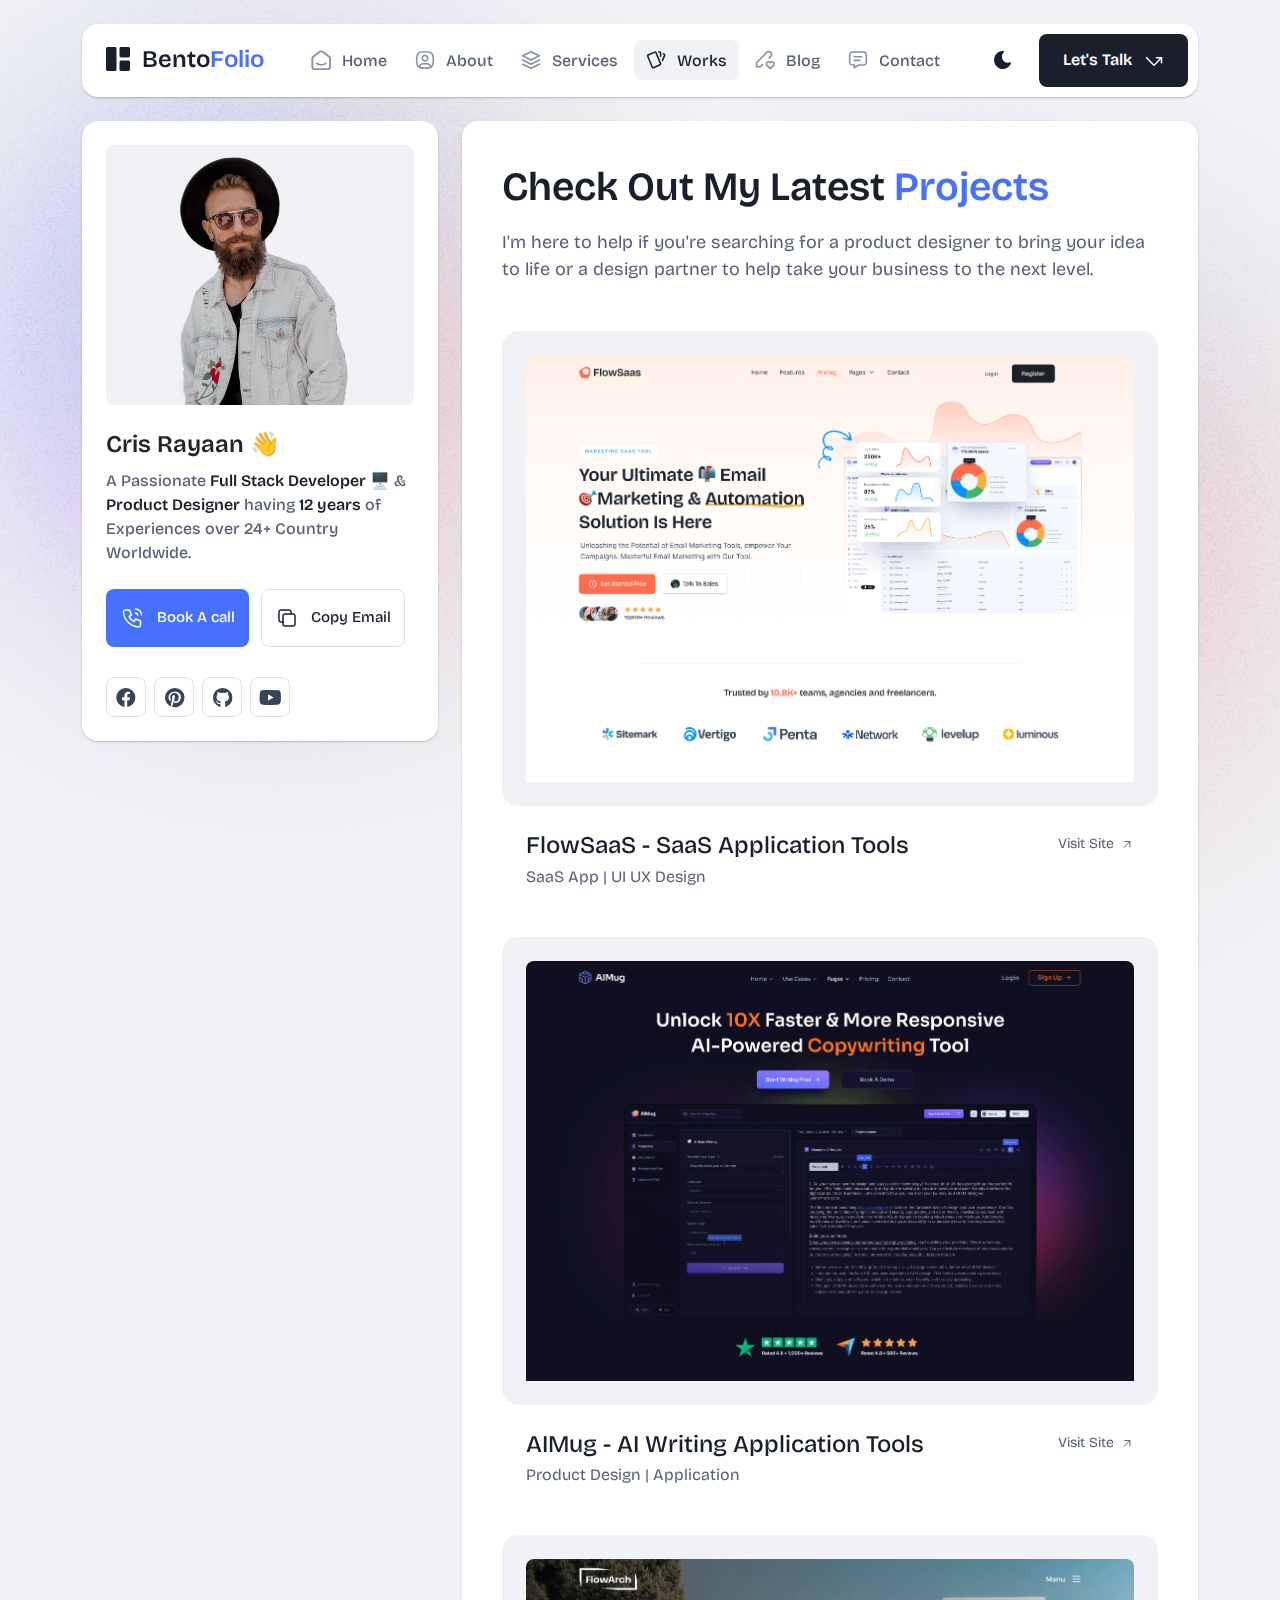
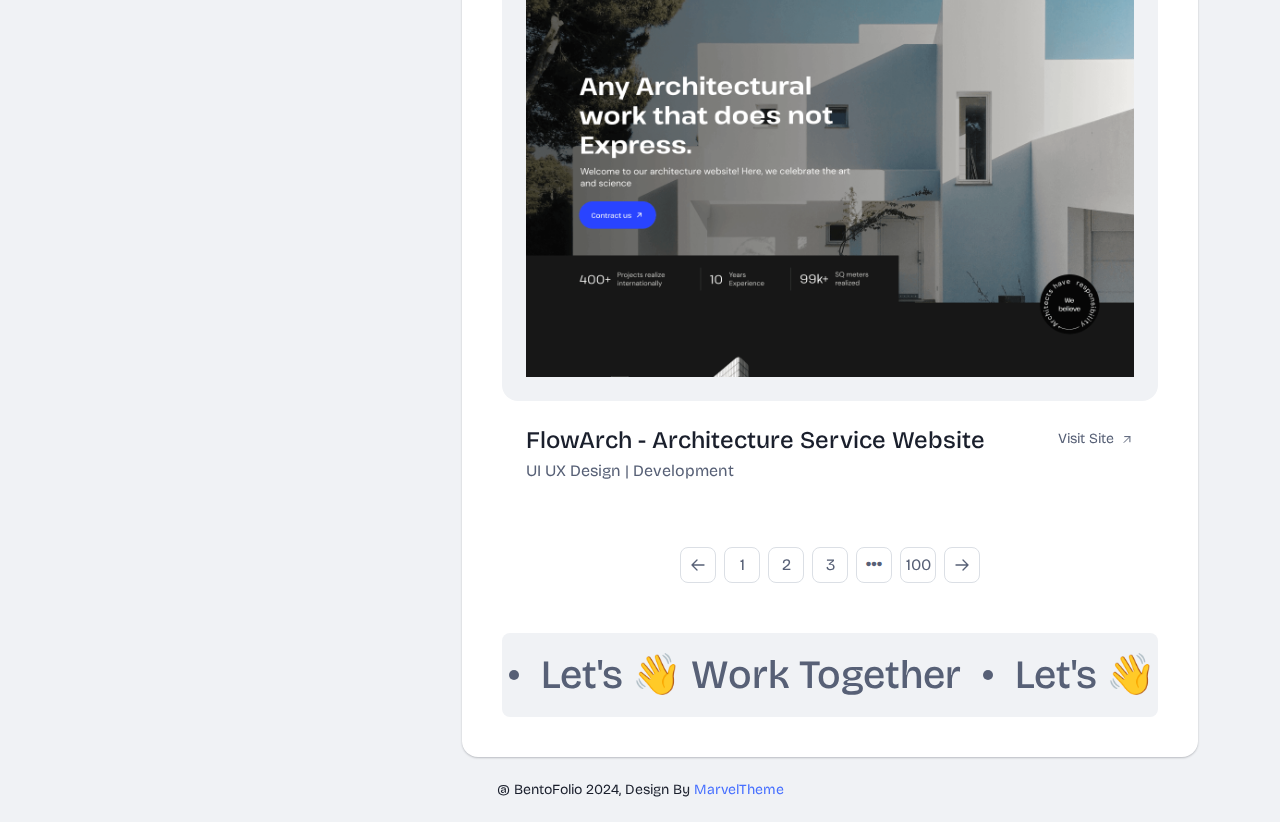
<file: portfolio.html>
<!DOCTYPE html>
<html lang="en">

<head>
  <meta charset="UTF-8">
  <meta http-equiv="X-UA-Compatible" content="IE=edge">
  <title>Bentofolio - Bootstrap Personal Portfolio Template</title>
  <meta name="description" content="Bentofolio - Bootstrap Personal Portfolio Template">
  <meta name="viewport" content="width=device-width, initial-scale=1">

  <link rel="shortcut icon" type="image/x-icon" href="assets/img/favicon.svg">
  <!-- Place favicon.ico in the root directory -->

  <!-- CSS here -->
  <link rel="stylesheet" href="assets/css/bootstrap.min.css">
  <link rel="stylesheet" href="assets/fontawsome/css/all.min.css">
  <link rel="stylesheet" href="assets/fontawsome/css/fontawesome.min.css">
  <link rel="stylesheet" href="assets/css/slick.css">
  <link rel="stylesheet" href="assets/css/magnific-popup.css">
  <link rel="stylesheet" href="assets/css/style.css">
  <link rel="stylesheet" href="assets/css/responsive.css">
</head>

<body>
  <div id="page-content">
    <!-- header part start -->
    <header class="header-area">
      <nav class="navbar">
        <div class="container">
          <div class="menu-container">
            <div class="logo">
              <a class="navbar-brand me-0" href="index.html">
                <svg width="24" height="24" viewBox="0 0 24 24" fill="none" xmlns="http://www.w3.org/2000/svg">
                  <path
                    d="M0 1.5C0 1.10218 0.158035 0.720644 0.43934 0.43934C0.720644 0.158035 1.10218 0 1.5 0L9 0C9.39782 0 9.77936 0.158035 10.0607 0.43934C10.342 0.720644 10.5 1.10218 10.5 1.5V22.5C10.5 22.8978 10.342 23.2794 10.0607 23.5607C9.77936 23.842 9.39782 24 9 24H1.5C1.10218 24 0.720644 23.842 0.43934 23.5607C0.158035 23.2794 0 22.8978 0 22.5V1.5ZM13.5 1.5C13.5 1.10218 13.658 0.720644 13.9393 0.43934C14.2206 0.158035 14.6022 0 15 0L22.5 0C22.8978 0 23.2794 0.158035 23.5607 0.43934C23.842 0.720644 24 1.10218 24 1.5V9C24 9.39782 23.842 9.77936 23.5607 10.0607C23.2794 10.342 22.8978 10.5 22.5 10.5H15C14.6022 10.5 14.2206 10.342 13.9393 10.0607C13.658 9.77936 13.5 9.39782 13.5 9V1.5ZM13.5 15C13.5 14.6022 13.658 14.2206 13.9393 13.9393C14.2206 13.658 14.6022 13.5 15 13.5H22.5C22.8978 13.5 23.2794 13.658 23.5607 13.9393C23.842 14.2206 24 14.6022 24 15V22.5C24 22.8978 23.842 23.2794 23.5607 23.5607C23.2794 23.842 22.8978 24 22.5 24H15C14.6022 24 14.2206 23.842 13.9393 23.5607C13.658 23.2794 13.5 22.8978 13.5 22.5V15Z"
                    class="logo-icon" />
                </svg>
                <span>Bento<span class="primary">Folio</span></span>
              </a>
            </div>
            <div class="navbar-main d-flex flex-grow-1">
              <div class="logo inner-logo d-block d-xl-none">
                <a class="navbar-brand me-0" href="index.html">
                  <svg width="24" height="24" viewBox="0 0 24 24" fill="none" xmlns="http://www.w3.org/2000/svg">
                    <path
                      d="M0 1.5C0 1.10218 0.158035 0.720644 0.43934 0.43934C0.720644 0.158035 1.10218 0 1.5 0L9 0C9.39782 0 9.77936 0.158035 10.0607 0.43934C10.342 0.720644 10.5 1.10218 10.5 1.5V22.5C10.5 22.8978 10.342 23.2794 10.0607 23.5607C9.77936 23.842 9.39782 24 9 24H1.5C1.10218 24 0.720644 23.842 0.43934 23.5607C0.158035 23.2794 0 22.8978 0 22.5V1.5ZM13.5 1.5C13.5 1.10218 13.658 0.720644 13.9393 0.43934C14.2206 0.158035 14.6022 0 15 0L22.5 0C22.8978 0 23.2794 0.158035 23.5607 0.43934C23.842 0.720644 24 1.10218 24 1.5V9C24 9.39782 23.842 9.77936 23.5607 10.0607C23.2794 10.342 22.8978 10.5 22.5 10.5H15C14.6022 10.5 14.2206 10.342 13.9393 10.0607C13.658 9.77936 13.5 9.39782 13.5 9V1.5ZM13.5 15C13.5 14.6022 13.658 14.2206 13.9393 13.9393C14.2206 13.658 14.6022 13.5 15 13.5H22.5C22.8978 13.5 23.2794 13.658 23.5607 13.9393C23.842 14.2206 24 14.6022 24 15V22.5C24 22.8978 23.842 23.2794 23.5607 23.5607C23.2794 23.842 22.8978 24 22.5 24H15C14.6022 24 14.2206 23.842 13.9393 23.5607C13.658 23.2794 13.5 22.8978 13.5 22.5V15Z"
                      class="logo-icon" />
                  </svg>
                  <span>Bento<span class="primary">Folio</span></span>
                </a>
              </div>
              <ul class="navbar-info mx-auto">
                <li class="nav-item">
                  <a class="nav-link" aria-current="page" href="index.html">
                    <svg class="nav-icon" viewBox="0 0 15 15" fill="none" xmlns="http://www.w3.org/2000/svg">
                      <path
                        d="M13.475 4.92481L9.03083 1.46814C8.64082 1.16473 8.1608 1 7.66667 1C7.17254 1 6.69251 1.16473 6.3025 1.46814L1.8575 4.92481C1.59037 5.13254 1.37424 5.39858 1.22563 5.7026C1.07701 6.00662 0.99984 6.34058 1 6.67897V12.679C1 13.121 1.17559 13.5449 1.48816 13.8575C1.80072 14.17 2.22464 14.3456 2.66667 14.3456H12.6667C13.1087 14.3456 13.5326 14.17 13.8452 13.8575C14.1577 13.5449 14.3333 13.121 14.3333 12.679V6.67897C14.3333 5.99314 14.0167 5.34564 13.475 4.92481Z"
                        stroke-width="1.4" stroke-linecap="round" stroke-linejoin="round" />
                      <path d="M10.9753 10.1665C9.13359 11.2773 6.14859 11.2773 4.30859 10.1665" stroke-width="1.4"
                        stroke-linecap="round" stroke-linejoin="round" />
                    </svg>

                    <span>Home</span>
                  </a>
                </li>
                <li class="nav-item">
                  <a class="nav-link" href="about.html">
                    <svg class="nav-icon" viewBox="0 0 18 18" fill="none" xmlns="http://www.w3.org/2000/svg">
                      <path
                        d="M9 9.8335C9.66304 9.8335 10.2989 9.5701 10.7678 9.10126C11.2366 8.63242 11.5 7.99654 11.5 7.3335C11.5 6.67045 11.2366 6.03457 10.7678 5.56573C10.2989 5.09689 9.66304 4.8335 9 4.8335C8.33696 4.8335 7.70107 5.09689 7.23223 5.56573C6.76339 6.03457 6.5 6.67045 6.5 7.3335C6.5 7.99654 6.76339 8.63242 7.23223 9.10126C7.70107 9.5701 8.33696 9.8335 9 9.8335Z"
                        stroke-width="1.4" stroke-linecap="round" stroke-linejoin="round" />
                      <path
                        d="M9 1.5C15 1.5 16.5 3 16.5 9C16.5 15 15 16.5 9 16.5C3 16.5 1.5 15 1.5 9C1.5 3 3 1.5 9 1.5Z"
                        stroke-width="1.4" stroke-linecap="round" stroke-linejoin="round" />
                      <path
                        d="M4 15.7085V15.6668C4 14.7828 4.35119 13.9349 4.97631 13.3098C5.60143 12.6847 6.44928 12.3335 7.33333 12.3335H10.6667C11.5507 12.3335 12.3986 12.6847 13.0237 13.3098C13.6488 13.9349 14 14.7828 14 15.6668V15.7085"
                        stroke-width="1.4" stroke-linecap="round" stroke-linejoin="round" />
                    </svg>
                    About
                  </a>
                </li>
                <li class="nav-item">
                  <a class="nav-link" href="services.html">
                    <svg class="nav-icon" viewBox="0 0 16 16" fill="none" xmlns="http://www.w3.org/2000/svg">
                      <path d="M7.99967 1.3335L1.33301 4.66683L7.99967 8.00016L14.6663 4.66683L7.99967 1.3335Z"
                        stroke-width="1.4" stroke-linecap="round" stroke-linejoin="round" />
                      <path d="M1.33301 8L7.99967 11.3333L14.6663 8" stroke-width="1.4" stroke-linecap="round"
                        stroke-linejoin="round" />
                      <path d="M1.33301 11.3335L7.99967 14.6668L14.6663 11.3335" stroke-width="1.4"
                        stroke-linecap="round" stroke-linejoin="round" />
                    </svg>
                    Services
                  </a>
                </li>
                <li class="nav-item">
                  <a class="nav-link active" href="portfolio.html">
                    <svg class="nav-icon" viewBox="0 0 18 17" fill="none" xmlns="http://www.w3.org/2000/svg">
                      <path
                        d="M2.00326 3.99733L7.95159 1.40649C8.04974 1.36442 8.15533 1.34243 8.26212 1.34181C8.3689 1.34119 8.47473 1.36196 8.57337 1.40289C8.67201 1.44382 8.76145 1.50408 8.83642 1.58013C8.9114 1.65617 8.97039 1.74646 9.00992 1.84566L13.1133 11.764C13.1985 11.9651 13.2014 12.1917 13.1213 12.3949C13.0412 12.5982 12.8845 12.7618 12.6849 12.8507L6.73742 15.4415C6.63922 15.4837 6.53356 15.5058 6.42668 15.5065C6.3198 15.5072 6.21387 15.4864 6.11514 15.4455C6.0164 15.4046 5.92688 15.3442 5.85184 15.2681C5.7768 15.192 5.71778 15.1016 5.67826 15.0023L1.57492 5.08316C1.48963 4.88204 1.48673 4.65546 1.56684 4.45222C1.64696 4.24898 1.80367 4.08616 2.00326 3.99733Z"
                        stroke-width="1.4" stroke-linecap="round" stroke-linejoin="round" />
                      <path
                        d="M11.5 1.3335H12.3333C12.5543 1.3335 12.7663 1.42129 12.9226 1.57757C13.0789 1.73385 13.1667 1.94582 13.1667 2.16683V5.0835"
                        stroke-width="1.4" stroke-linecap="round" stroke-linejoin="round" />
                      <path
                        d="M15.6663 3C15.8863 3.09333 16.0997 3.18083 16.3063 3.2625C16.5098 3.34882 16.6706 3.51241 16.7534 3.71729C16.8362 3.92217 16.8343 4.15155 16.748 4.355L14.833 8.83334"
                        stroke-width="1.4" stroke-linecap="round" stroke-linejoin="round" />
                    </svg>
                    Works
                  </a>
                </li>
                <li class="nav-item">
                  <a class="nav-link" href="blog.html">
                    <svg class="nav-icon" viewBox="0 0 17 16" fill="none" xmlns="http://www.w3.org/2000/svg">
                      <path
                        d="M12.1663 6.16676L13.4163 4.91676C13.6352 4.69789 13.8088 4.43805 13.9273 4.15208C14.0457 3.86612 14.1067 3.55962 14.1067 3.25009C14.1067 2.94056 14.0457 2.63406 13.9273 2.3481C13.8088 2.06213 13.6352 1.80229 13.4163 1.58342C13.1975 1.36455 12.9376 1.19094 12.6517 1.07248C12.3657 0.954033 12.0592 0.893066 11.7497 0.893066C11.4401 0.893066 11.1336 0.954033 10.8477 1.07248C10.5617 1.19094 10.3019 1.36455 10.083 1.58342L1.33301 10.3334V13.6668H4.66634L6.33301 12.0001"
                        stroke-width="1.4" stroke-linecap="round" stroke-linejoin="round" />
                      <path
                        d="M13.0004 15.3335L15.7921 12.5968C15.9633 12.4307 16.0995 12.232 16.1926 12.0124C16.2857 11.7927 16.3339 11.5567 16.3343 11.3181C16.3347 11.0796 16.2873 10.8434 16.1948 10.6235C16.1024 10.4035 15.9669 10.2044 15.7963 10.0377C15.448 9.69712 14.9806 9.50602 14.4935 9.50509C14.0065 9.50415 13.5383 9.69346 13.1888 10.0327L13.0021 10.216L12.8163 10.0327C12.4681 9.69237 12.0008 9.50143 11.5139 9.50049C11.0271 9.49956 10.5591 9.68871 10.2096 10.0277C10.0383 10.1937 9.9021 10.3924 9.80891 10.612C9.71572 10.8316 9.66746 11.0677 9.667 11.3062C9.66653 11.5447 9.71386 11.781 9.80619 12.0009C9.89853 12.2209 10.034 12.4201 10.2046 12.5868L13.0004 15.3335Z"
                        stroke-width="1.4" stroke-linecap="round" stroke-linejoin="round" />
                    </svg>
                    Blog
                  </a>
                </li>
                <li class="nav-item">
                  <a class="nav-link" href="contact.html">
                    <svg class="nav-icon" viewBox="0 0 18 17" fill="none" xmlns="http://www.w3.org/2000/svg">
                      <path d="M5.66699 5.5H12.3337" stroke-width="1.4" stroke-linecap="round"
                        stroke-linejoin="round" />
                      <path d="M5.66699 8.8335H10.667" stroke-width="1.4" stroke-linecap="round"
                        stroke-linejoin="round" />
                      <path
                        d="M14 1.3335C14.663 1.3335 15.2989 1.59689 15.7678 2.06573C16.2366 2.53457 16.5 3.17045 16.5 3.8335V10.5002C16.5 11.1632 16.2366 11.7991 15.7678 12.2679C15.2989 12.7368 14.663 13.0002 14 13.0002H9.83333L5.66667 15.5002V13.0002H4C3.33696 13.0002 2.70107 12.7368 2.23223 12.2679C1.76339 11.7991 1.5 11.1632 1.5 10.5002V3.8335C1.5 3.17045 1.76339 2.53457 2.23223 2.06573C2.70107 1.59689 3.33696 1.3335 4 1.3335H14Z"
                        stroke-width="1.4" stroke-linecap="round" stroke-linejoin="round" />
                    </svg>
                    Contact
                  </a>
                </li>
              </ul>
              <div class="header-right-info d-flex align-items-center">
                <button class="theme-control-btn">
                  <span class="dark">
                    <svg width="24" height="24" viewBox="0 0 24 24" fill="none" xmlns="http://www.w3.org/2000/svg">
                      <path
                        d="M11.8005 3C10.207 3.0003 8.64356 3.44286 7.27683 4.28049C5.91011 5.11811 4.79139 6.31937 4.04002 7.75612C3.28865 9.19288 2.93281 10.8112 3.01046 12.4386C3.08811 14.0659 3.59633 15.6411 4.48091 16.9963C5.3655 18.3514 6.59326 19.4356 8.03324 20.1333C9.47322 20.8309 11.0714 21.1157 12.6573 20.9574C14.2432 20.7991 15.7573 20.2036 17.0381 19.2344C18.319 18.2652 19.3185 16.9587 19.9301 15.4542C20.2302 14.7162 19.5111 13.9746 18.7875 14.2752C17.5475 14.7888 16.1706 14.8418 14.8963 14.425C13.622 14.0082 12.5308 13.1479 11.8126 11.9937C11.0943 10.8396 10.7943 9.4645 10.9648 8.10764C11.1353 6.75077 11.7655 5.49792 12.7458 4.5669L12.8136 4.4949C13.2986 3.9279 12.913 3.0072 12.1464 3.0072H11.9122L11.8524 3.0018L11.7996 3H11.8005Z"
                        fill="#1A1F2C" />
                    </svg>
                    <small class="theme-text d-block d-xl-none">Change appearance</small>
                  </span>
                  <span class="light">
                    <svg width="24" height="24" viewBox="0 0 24 24" fill="none" xmlns="http://www.w3.org/2000/svg">
                      <path
                        d="M12 19C12.2449 19 12.4813 19.09 12.6644 19.2527C12.8474 19.4155 12.9643 19.6397 12.993 19.883L13 20V21C12.9997 21.2549 12.9021 21.5 12.7272 21.6854C12.5522 21.8707 12.313 21.9822 12.0586 21.9972C11.8042 22.0121 11.5536 21.9293 11.3582 21.7657C11.1627 21.6021 11.0371 21.3701 11.007 21.117L11 21V20C11 19.7348 11.1054 19.4804 11.2929 19.2929C11.4804 19.1054 11.7348 19 12 19Z"
                        fill="#FD7E41" />
                      <path
                        d="M18.3127 16.9099L18.4067 16.9929L19.1067 17.6929C19.2861 17.8729 19.3902 18.1144 19.398 18.3683C19.4057 18.6223 19.3165 18.8697 19.1485 19.0602C18.9804 19.2508 18.7462 19.3702 18.4933 19.3943C18.2403 19.4184 17.9877 19.3454 17.7867 19.1899L17.6927 19.1069L16.9927 18.4069C16.8202 18.2347 16.7165 18.0053 16.7012 17.7619C16.6859 17.5186 16.76 17.278 16.9097 17.0855C17.0593 16.893 17.2741 16.7618 17.5137 16.7166C17.7533 16.6713 18.0012 16.7152 18.2107 16.8399L18.3127 16.9099Z"
                        fill="#FD7E41" />
                      <path
                        d="M7.00747 16.993C7.17965 17.1652 7.28308 17.3943 7.29836 17.6373C7.31364 17.8803 7.23972 18.1206 7.09047 18.313L7.00747 18.407L6.30747 19.107C6.12751 19.2863 5.88604 19.3905 5.63209 19.3982C5.37814 19.406 5.13076 19.3168 4.94019 19.1487C4.74963 18.9807 4.63017 18.7464 4.60607 18.4935C4.58198 18.2406 4.65506 17.988 4.81047 17.787L4.89347 17.693L5.59347 16.993C5.781 16.8055 6.03531 16.7002 6.30047 16.7002C6.56563 16.7002 6.81994 16.8055 7.00747 16.993Z"
                        fill="#FD7E41" />
                      <path
                        d="M3.99987 11C4.25475 11.0003 4.4999 11.0979 4.68524 11.2728C4.87057 11.4478 4.9821 11.687 4.99704 11.9414C5.01198 12.1958 4.92919 12.4464 4.7656 12.6418C4.60201 12.8373 4.36996 12.9629 4.11687 12.993L3.99987 13H2.99987C2.74499 12.9997 2.49984 12.9021 2.3145 12.7272C2.12916 12.5522 2.01763 12.313 2.0027 12.0586C1.98776 11.8042 2.07054 11.5536 2.23413 11.3582C2.39772 11.1627 2.62977 11.0371 2.88287 11.007L2.99987 11H3.99987Z"
                        fill="#FD7E41" />
                      <path
                        d="M20.9999 11C21.2547 11.0003 21.4999 11.0979 21.6852 11.2728C21.8706 11.4478 21.9821 11.687 21.997 11.9414C22.012 12.1958 21.9292 12.4464 21.7656 12.6418C21.602 12.8373 21.37 12.9629 21.1169 12.993L20.9999 13H19.9999C19.745 12.9997 19.4998 12.9021 19.3145 12.7272C19.1292 12.5522 19.0176 12.313 19.0027 12.0586C18.9878 11.8042 19.0705 11.5536 19.2341 11.3582C19.3977 11.1627 19.6298 11.0371 19.8829 11.007L19.9999 11H20.9999Z"
                        fill="#FD7E41" />
                      <path
                        d="M6.21264 4.80985L6.30664 4.89285L7.00664 5.59285C7.18599 5.77281 7.29011 6.01429 7.29787 6.26824C7.30562 6.52219 7.21642 6.76957 7.04839 6.96013C6.88036 7.1507 6.64609 7.27016 6.39316 7.29425C6.14024 7.31834 5.88763 7.24526 5.68664 7.08985L5.59264 7.00685L4.89264 6.30685C4.72073 6.13453 4.61757 5.90543 4.6025 5.66248C4.58744 5.41954 4.6615 5.17945 4.8108 4.98721C4.9601 4.79497 5.1744 4.66378 5.41351 4.61824C5.65262 4.57271 5.90013 4.61594 6.10964 4.73985L6.21264 4.80985Z"
                        fill="#FD7E41" />
                      <path
                        d="M19.1071 4.89288C19.2793 5.06508 19.3827 5.29418 19.398 5.5372C19.4132 5.78023 19.3393 6.02048 19.1901 6.21288L19.1071 6.30688L18.4071 7.00688C18.2271 7.18623 17.9856 7.29036 17.7317 7.29811C17.4777 7.30587 17.2304 7.21667 17.0398 7.04864C16.8492 6.8806 16.7298 6.64633 16.7057 6.39341C16.6816 6.14049 16.7547 5.88788 16.9101 5.68688L16.9931 5.59288L17.6931 4.89288C17.8806 4.70541 18.1349 4.6001 18.4001 4.6001C18.6652 4.6001 18.9196 4.70541 19.1071 4.89288Z"
                        fill="#FD7E41" />
                      <path
                        d="M12 2C12.2449 2.00003 12.4813 2.08996 12.6644 2.25272C12.8474 2.41547 12.9643 2.63975 12.993 2.883L13 3V4C12.9997 4.25488 12.9021 4.50003 12.7272 4.68537C12.5522 4.8707 12.313 4.98223 12.0586 4.99717C11.8042 5.01211 11.5536 4.92933 11.3582 4.76573C11.1627 4.60214 11.0371 4.3701 11.007 4.117L11 4V3C11 2.73478 11.1054 2.48043 11.2929 2.29289C11.4804 2.10536 11.7348 2 12 2Z"
                        fill="#FD7E41" />
                      <path
                        d="M12 7C12.9797 6.99994 13.9378 7.28769 14.7553 7.8275C15.5729 8.36731 16.2138 9.1354 16.5986 10.0364C16.9833 10.9373 17.0949 11.9315 16.9195 12.8953C16.7441 13.8592 16.2893 14.7502 15.6118 15.4579C14.9343 16.1655 14.0638 16.6585 13.1085 16.8756C12.1532 17.0928 11.1552 17.0245 10.2383 16.6793C9.3215 16.334 8.52629 15.7271 7.95146 14.9338C7.37663 14.1405 7.04752 13.1958 7.005 12.217L7 12L7.005 11.783C7.06092 10.4958 7.61161 9.27978 8.54222 8.38866C9.47284 7.49754 10.7115 7.00007 12 7Z"
                        fill="#FD7E41" />
                    </svg>
                    <small class="theme-text d-block d-xl-none">Change appearance</small>
                  </span>
                </button>
                <a href="contact.html" class="lets-talk-btn">
                  Let's Talk
                  <svg class="icon" width="20" height="20" viewBox="0 0 20 20" fill="none"
                    xmlns="http://www.w3.org/2000/svg">
                    <path d="M17.5 11.6665V6.6665H12.5" stroke="white" stroke-width="1.5" stroke-linecap="round"
                      stroke-linejoin="round" />
                    <path d="M17.5 6.6665L10 14.1665L2.5 6.6665" stroke="white" stroke-width="1.5"
                      stroke-linecap="round" stroke-linejoin="round" />
                  </svg>
                </a>
              </div>
            </div>
            <div class="mobile-menu-overlay d-block d-lg-none"></div>
            <div class="mobile-menu-control-bar d-block d-xl-none">
              <button class="mobile-menu-control-bar">
                <i class="fas fa-bars"></i>
              </button>
            </div>
          </div>
        </div>
      </nav>
    </header>
    <!-- header part end -->

    <!-- main area part start -->
    <main>

      <section class="content-box-area mt-4">
        <div class="container">
          <div class="row g-4">
            <div class="col-xl-4">
              <div class="card profile-card">
                <div class="card-body">
                  <div class="image text-center">
                    <img src="assets/img/images/profile.png" alt="profile">
                  </div>
                  <div class="text">
                    <h3 class="card-title">Cris Rayaan 👋</h3>
                    <p>A Passionate <span>Full Stack Developer</span> 🖥️ & <span>Product Designer</span> having
                      <span>12
                        years</span> of Experiences over 24+
                      Country Worldwide.</p>
                    <div class="common-button-groups">
                      <a class="btn btn-call" href="portfolio.html#">
                        <svg class="icon" width="25" height="24" viewBox="0 0 25 24" fill="none"
                          xmlns="http://www.w3.org/2000/svg">
                          <path
                            d="M5.5 4H9.5L11.5 9L9 10.5C10.071 12.6715 11.8285 14.429 14 15.5L15.5 13L20.5 15V19C20.5 19.5304 20.2893 20.0391 19.9142 20.4142C19.5391 20.7893 19.0304 21 18.5 21C14.5993 20.763 10.9202 19.1065 8.15683 16.3432C5.3935 13.5798 3.73705 9.90074 3.5 6C3.5 5.46957 3.71071 4.96086 4.08579 4.58579C4.46086 4.21071 4.96957 4 5.5 4Z"
                            stroke="white" stroke-width="1.5" stroke-linecap="round" stroke-linejoin="round" />
                          <path
                            d="M15.5 7C16.0304 7 16.5391 7.21071 16.9142 7.58579C17.2893 7.96086 17.5 8.46957 17.5 9"
                            stroke="white" stroke-width="1.5" stroke-linecap="round" stroke-linejoin="round" />
                          <path d="M15.5 3C17.0913 3 18.6174 3.63214 19.7426 4.75736C20.8679 5.88258 21.5 7.4087 21.5 9"
                            stroke="white" stroke-width="1.5" stroke-linecap="round" stroke-linejoin="round" />
                        </svg>
                        Book A call
                      </a>
                      <button class="btn btn-copy" data-clipboard-text="example@example.com">
                        <svg class="icon" width="24" height="24" viewBox="0 0 24 24" fill="none"
                          xmlns="http://www.w3.org/2000/svg">
                          <path
                            d="M8 10C8 9.46957 8.21071 8.96086 8.58579 8.58579C8.96086 8.21071 9.46957 8 10 8H18C18.5304 8 19.0391 8.21071 19.4142 8.58579C19.7893 8.96086 20 9.46957 20 10V18C20 18.5304 19.7893 19.0391 19.4142 19.4142C19.0391 19.7893 18.5304 20 18 20H10C9.46957 20 8.96086 19.7893 8.58579 19.4142C8.21071 19.0391 8 18.5304 8 18V10Z"
                            stroke-width="1.5" stroke-linecap="round" stroke-linejoin="round" />
                          <path
                            d="M16 8V6C16 5.46957 15.7893 4.96086 15.4142 4.58579C15.0391 4.21071 14.5304 4 14 4H6C5.46957 4 4.96086 4.21071 4.58579 4.58579C4.21071 4.96086 4 5.46957 4 6V14C4 14.5304 4.21071 15.0391 4.58579 15.4142C4.96086 15.7893 5.46957 16 6 16H8"
                            stroke-width="1.5" stroke-linecap="round" stroke-linejoin="round" />
                        </svg>
                        Copy Email
                      </button>
                    </div>
                    <div class="social-media-icon">
                      <ul class="list-unstyled">
                        <li><a href="portfolio.html#"><i class="fab fa-facebook"></i></a></li>
                        <li><a href="portfolio.html#"><i class="fab fa-pinterest"></i></a></li>
                        <li><a href="portfolio.html#"><i class="fab fa-github"></i></a></li>
                        <li><a href="portfolio.html#"><i class="fab fa-youtube"></i></a></li>
                      </ul>
                    </div>
                  </div>
                </div>
              </div>
            </div>
            <div class="col-xl-8">
              <div class="card content-box-card">
                <div class="card-body portfolio-card">
                  <div class="top-info">
                    <div class="text">
                      <h1 class="main-title">Check Out My Latest <span>Projects</span></h1>
                      <p>I'm here to help if you're searching for a product designer to bring your idea to life or a
                        design partner to help take your business to the next level.</p>
                    </div>
                  </div>
                  <div class="portfolio-area">
                    <div class="row g-4 parent-container">
                      <div class="col-lg-12">
                        <div class="portfolio-item">
                          <div class="image">
                            <img src="assets/img/projects/project-1.png" alt="project-1" class="img-fluid w-100">
                            <a href="assets/img/projects/project-1.png"
                              class="gallery-popup full-image-preview parent-container">
                              <svg class="icon" xmlns="http://www.w3.org/2000/svg" viewBox="0 0 20 20" fill="none"
                                stroke="currentColor" stroke-linecap="round" stroke-linejoin="round" stroke-width="1.5">
                                <path d="M10 4.167v11.666M4.167 10h11.666"></path>
                              </svg>
                            </a>
                          </div>
                          <div class="text">
                            <div class="info">
                              <a href="portfolio-details.html" class="title">FlowSaaS - SaaS Application Tools</a>
                              <p class="subtitle">SaaS App | UI UX Design</p>
                            </div>
                            <div class="visite-btn">
                              <a href="portfolio-details.html">Visit Site
                                <svg class="arrow-up" width="14" height="15" viewBox="0 0 14 15" fill="none"
                                  xmlns="http://www.w3.org/2000/svg">
                                  <path d="M9.91634 4.5835L4.08301 10.4168" stroke-linecap="round"
                                    stroke-linejoin="round"></path>
                                  <path d="M4.66699 4.5835H9.91699V9.8335" stroke-linecap="round"
                                    stroke-linejoin="round"></path>
                                </svg>
                              </a>
                            </div>
                          </div>
                        </div>
                      </div>
                      <div class="col-lg-12">
                        <div class="portfolio-item">
                          <div class="image">
                            <img src="assets/img/projects/project-2.png" alt="project-2" class="img-fluid w-100">
                            <a href="assets/img/projects/project-2.png"
                              class="gallery-popup full-image-preview parent-container">
                              <svg class="icon" xmlns="http://www.w3.org/2000/svg" viewBox="0 0 20 20" fill="none"
                                stroke="currentColor" stroke-linecap="round" stroke-linejoin="round" stroke-width="1.5">
                                <path d="M10 4.167v11.666M4.167 10h11.666"></path>
                              </svg>
                            </a>
                          </div>
                          <div class="text">
                            <div class="info">
                              <a href="portfolio-details.html" class="title">AIMug - AI Writing Application Tools</a>
                              <p class="subtitle">Product Design | Application</p>
                            </div>
                            <div class="visite-btn">
                              <a href="portfolio-details.html">Visit Site
                                <svg class="arrow-up" width="14" height="15" viewBox="0 0 14 15" fill="none"
                                  xmlns="http://www.w3.org/2000/svg">
                                  <path d="M9.91634 4.5835L4.08301 10.4168" stroke-linecap="round"
                                    stroke-linejoin="round"></path>
                                  <path d="M4.66699 4.5835H9.91699V9.8335" stroke-linecap="round"
                                    stroke-linejoin="round"></path>
                                </svg>
                              </a>
                            </div>
                          </div>
                        </div>
                      </div>
                      <div class="col-lg-12">
                        <div class="portfolio-item">
                          <div class="image">
                            <img src="assets/img/projects/project-3.png" alt="project-3" class="img-fluid w-100">
                            <a href="assets/img/projects/project-3.png"
                              class="gallery-popup full-image-preview parent-container">
                              <svg class="icon" xmlns="http://www.w3.org/2000/svg" viewBox="0 0 20 20" fill="none"
                                stroke="currentColor" stroke-linecap="round" stroke-linejoin="round" stroke-width="1.5">
                                <path d="M10 4.167v11.666M4.167 10h11.666"></path>
                              </svg>
                            </a>
                          </div>
                          <div class="text">
                            <div class="info">
                              <a href="portfolio-details.html" class="title">FlowArch - Architecture Service Website</a>
                              <p class="subtitle">UI UX Design | Development</p>
                            </div>
                            <div class="visite-btn">
                              <a href="portfolio-details.html">Visit Site
                                <svg class="arrow-up" width="14" height="15" viewBox="0 0 14 15" fill="none"
                                  xmlns="http://www.w3.org/2000/svg">
                                  <path d="M9.91634 4.5835L4.08301 10.4168" stroke-linecap="round"
                                    stroke-linejoin="round"></path>
                                  <path d="M4.66699 4.5835H9.91699V9.8335" stroke-linecap="round"
                                    stroke-linejoin="round"></path>
                                </svg>
                              </a>
                            </div>
                          </div>
                        </div>
                      </div>
                    </div>
                    <div class="pagination">
                      <ul class="list-unstyled">
                        <li class="prev">
                          <button>
                            <svg class="icon" xmlns="http://www.w3.org/2000/svg" fill="none" viewBox="0 0 24 24"
                              stroke-width="2" stroke="currentColor">
                              <path stroke-linecap="round" stroke-linejoin="round"
                                d="M10.5 19.5 3 12m0 0 7.5-7.5M3 12h18"></path>
                            </svg>
                          </button>
                        </li>
                        <li><button>1</button></li>
                        <li><button>2</button></li>
                        <li><button>3</button></li>
                        <li>
                          <button class="next-page-btn">
                            <span class="dots"><i class="fas fa-ellipsis-h"></i></span>
                            <span class="next-page">
                              <svg class="icon icon-arrow-right" xmlns="http://www.w3.org/2000/svg" width="24"
                                height="24" viewBox="0 0 24 24" fill="none" stroke="currentColor" stroke-width="2"
                                stroke-linecap="round" stroke-linejoin="round">
                                <path d="m6 17 5-5-5-5"></path>
                                <path d="m13 17 5-5-5-5"></path>
                              </svg>
                            </span>
                            <span class="next-page-number">Next 4 pages</span>
                          </button>
                        </li>
                        <li><button>100</button></li>
                        <li class="next">
                          <button>
                            <svg class="icon" xmlns="http://www.w3.org/2000/svg" fill="none" viewBox="0 0 24 24"
                              stroke-width="2" stroke="currentColor">
                              <path stroke-linecap="round" stroke-linejoin="round"
                                d="M13.5 4.5 21 12m0 0-7.5 7.5M21 12H3"></path>
                            </svg>
                          </button>
                        </li>
                      </ul>
                    </div>
                  </div>

                  <div class="work-together-slider">
                    <div class="slider-main d-flex gap-4 align-items-center">
                      <div class="slider-item">
                        <a href="contact.html">Let's 👋 Work Together</a>
                        <a href="contact.html">Let's 👋 Work Together</a>
                      </div>
                      <div class="slider-item">
                        <a href="contact.html">Let's 👋 Work Together</a>
                        <a href="contact.html">Let's 👋 Work Together</a>
                      </div>
                    </div>
                  </div>
                </div>
              </div>
            </div>
          </div>
        </div>
      </section>

      <!-- background shape area start -->
      <div class="background-shapes">
        <div class="shape-1 common-shape">
          <img src="assets/img/bg/banner-shape-1.png" alt="banner-shape-1">
        </div>
        <div class="shape-2 common-shape">
          <img src="assets/img/bg/banner-shape-1.png" alt="banner-shape-1">
        </div>
        <div class="threed-shape-1 move-with-cursor" data-value="1">
          <img src="assets/img/bg/object-3d-1.png" alt="object-3d-1">
        </div>
        <div class="threed-shape-2 move-with-cursor" data-value="1">
          <img src="assets/img/bg/object-3d-2.png" alt="object-3d-2">
        </div>
      </div>
      <!-- background shape area end -->
    </main>
    <!-- main area part end -->

    <!-- footer part start -->
    <footer class="footer-area">
      <div class="container">
        <div class="text text-center">
          <p>@ BentoFolio 2024, Design By <a href="portfolio.html#">MarvelTheme</a></p>
        </div>
      </div>
    </footer>
    <!-- footer part end -->
  </div>

  <!-- JS here -->
  <script src="assets/js/vendor/jquery-3.6.0.min.js"></script>
  <script src="assets/js/bootstrap.bundle.min.js"></script>
  <script src="assets/js/jquery.magnific-popup.min.js"></script>
  <script src="assets/js/ajax-form.js"></script>
  <script src="assets/js/clipboard.min.js"></script>
  <script src="assets/js/slick.min.js"></script>
  <script src="assets/js/script.js"></script>
</body>


</html>
</file>
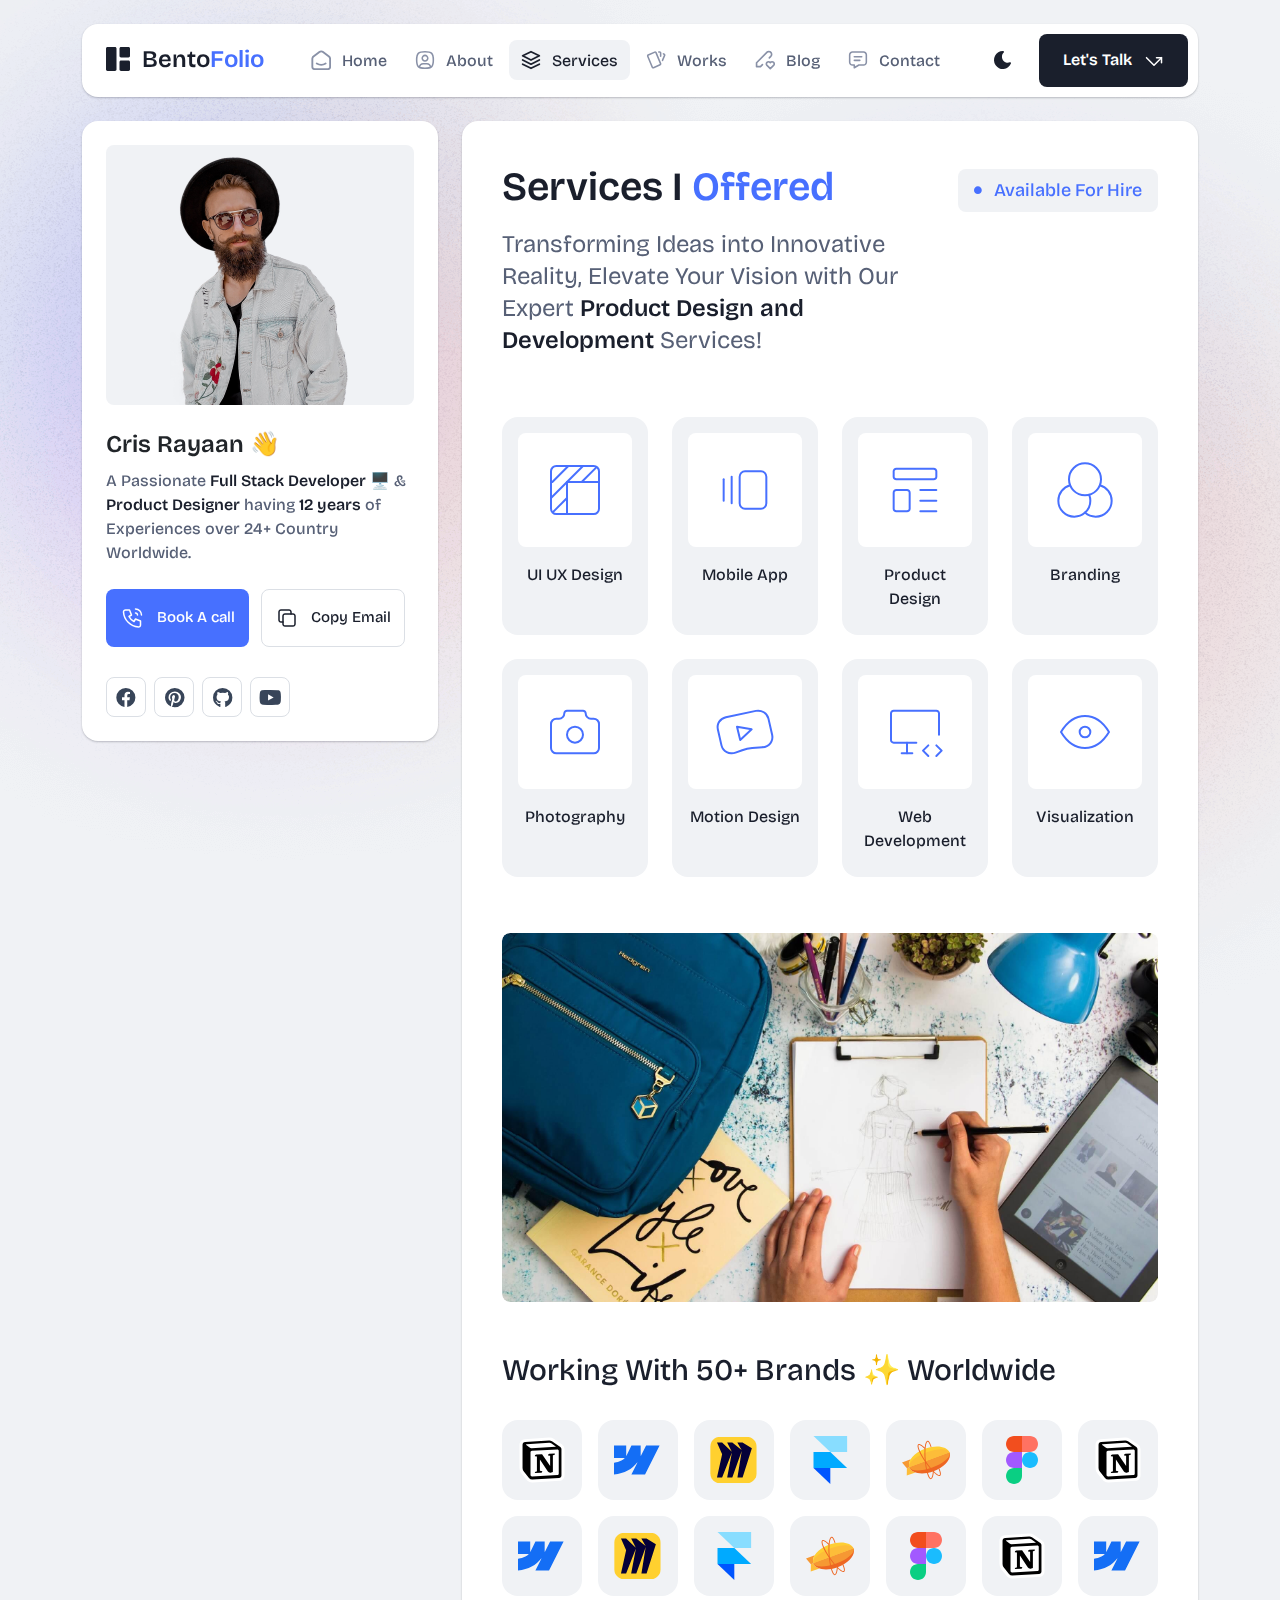
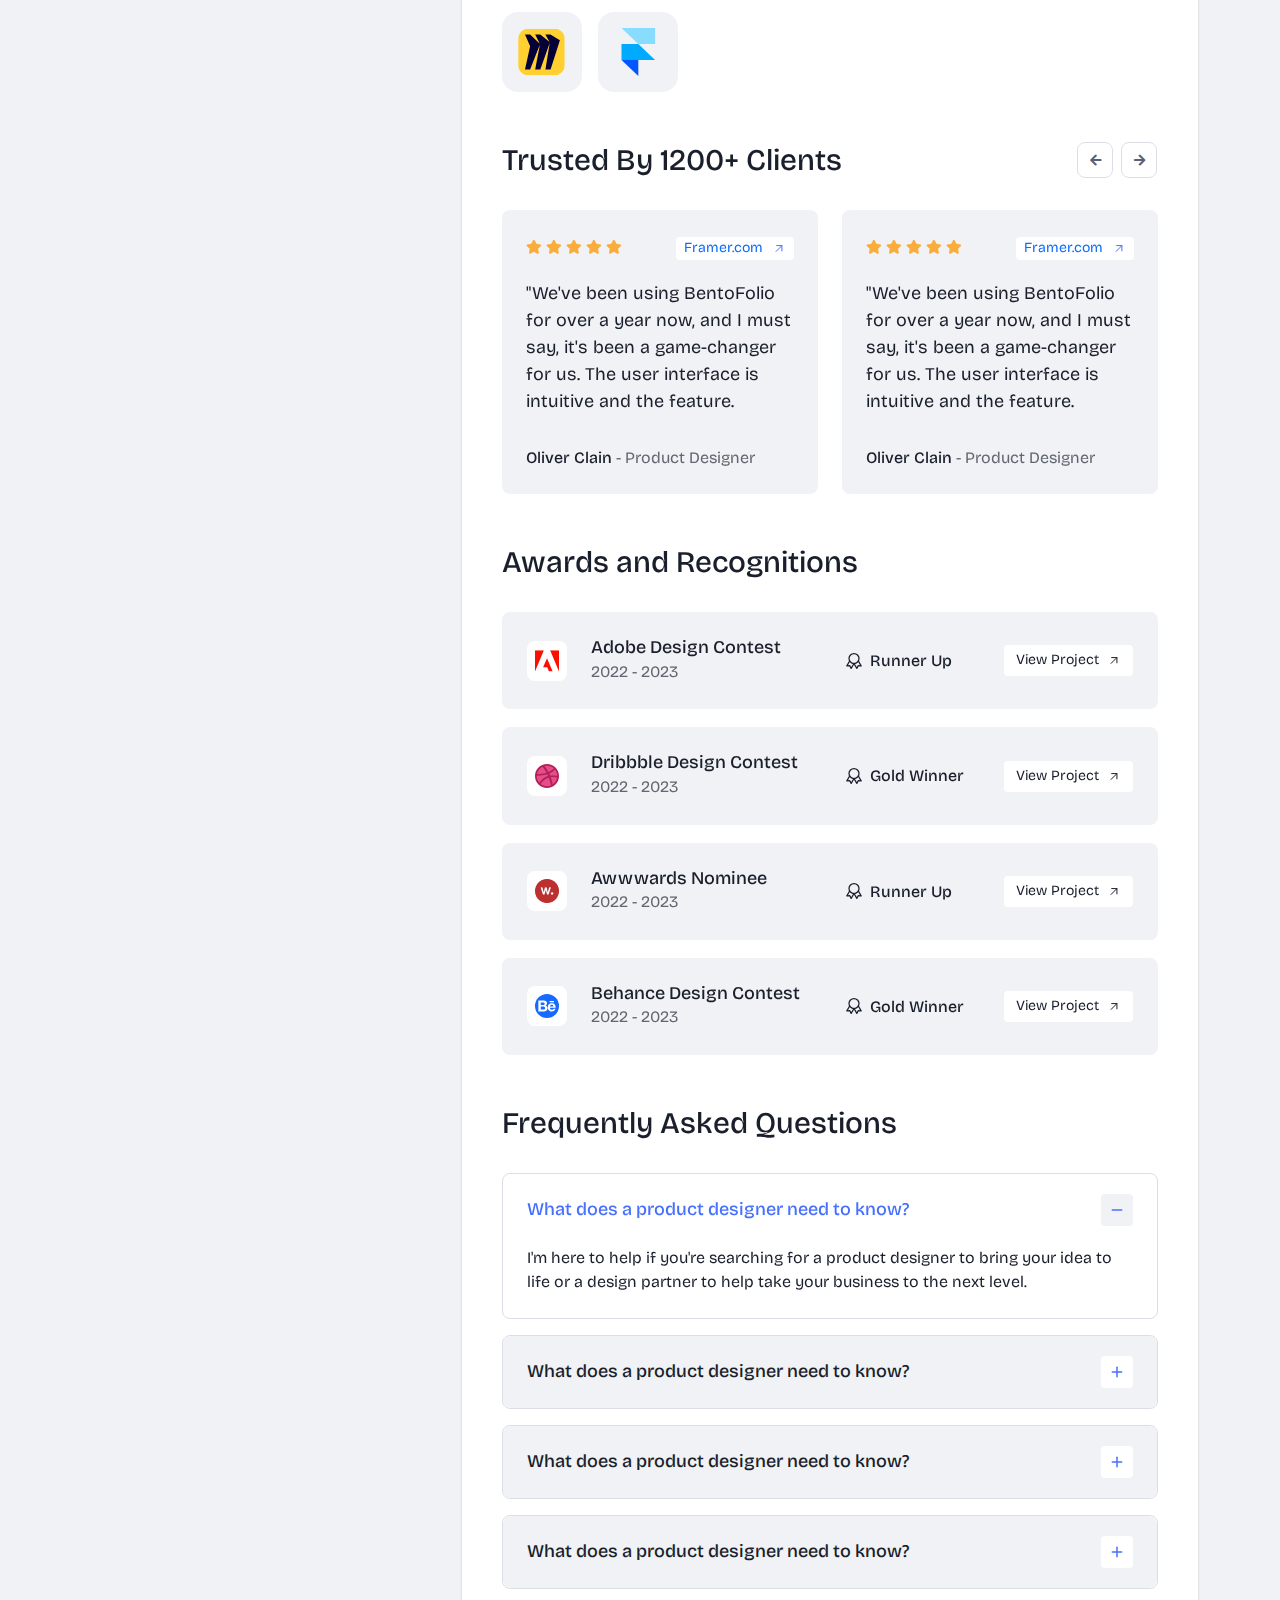
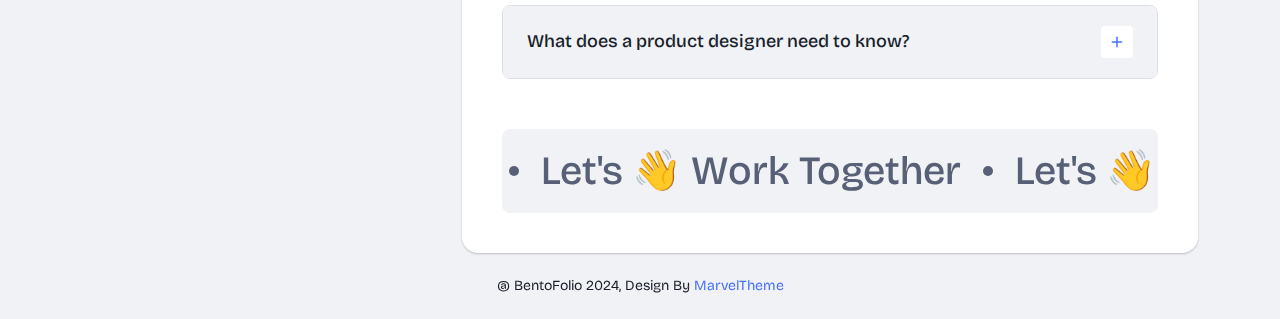
<file: services.html>
<!DOCTYPE html>
<html lang="en">

<head>
  <meta charset="UTF-8">
  <meta http-equiv="X-UA-Compatible" content="IE=edge">
  <title>Bentofolio - Bootstrap Personal Portfolio Template</title>
  <meta name="description" content="Bentofolio - Bootstrap Personal Portfolio Template">
  <meta name="viewport" content="width=device-width, initial-scale=1">

  <link rel="shortcut icon" type="image/x-icon" href="assets/img/favicon.svg">
  <!-- Place favicon.ico in the root directory -->

  <!-- CSS here -->
  <link rel="stylesheet" href="assets/css/bootstrap.min.css">
  <link rel="stylesheet" href="assets/fontawsome/css/all.min.css">
  <link rel="stylesheet" href="assets/fontawsome/css/fontawesome.min.css">
  <link rel="stylesheet" href="assets/css/slick.css">
  <link rel="stylesheet" href="assets/css/magnific-popup.css">
  <link rel="stylesheet" href="assets/css/style.css">
  <link rel="stylesheet" href="assets/css/responsive.css">
</head>

<body>
  <div id="page-content">
    <!-- header part start -->
    <header class="header-area">
      <nav class="navbar">
        <div class="container">
          <div class="menu-container">
            <div class="logo">
              <a class="navbar-brand me-0" href="index.html">
                <svg width="24" height="24" viewBox="0 0 24 24" fill="none" xmlns="http://www.w3.org/2000/svg">
                  <path
                    d="M0 1.5C0 1.10218 0.158035 0.720644 0.43934 0.43934C0.720644 0.158035 1.10218 0 1.5 0L9 0C9.39782 0 9.77936 0.158035 10.0607 0.43934C10.342 0.720644 10.5 1.10218 10.5 1.5V22.5C10.5 22.8978 10.342 23.2794 10.0607 23.5607C9.77936 23.842 9.39782 24 9 24H1.5C1.10218 24 0.720644 23.842 0.43934 23.5607C0.158035 23.2794 0 22.8978 0 22.5V1.5ZM13.5 1.5C13.5 1.10218 13.658 0.720644 13.9393 0.43934C14.2206 0.158035 14.6022 0 15 0L22.5 0C22.8978 0 23.2794 0.158035 23.5607 0.43934C23.842 0.720644 24 1.10218 24 1.5V9C24 9.39782 23.842 9.77936 23.5607 10.0607C23.2794 10.342 22.8978 10.5 22.5 10.5H15C14.6022 10.5 14.2206 10.342 13.9393 10.0607C13.658 9.77936 13.5 9.39782 13.5 9V1.5ZM13.5 15C13.5 14.6022 13.658 14.2206 13.9393 13.9393C14.2206 13.658 14.6022 13.5 15 13.5H22.5C22.8978 13.5 23.2794 13.658 23.5607 13.9393C23.842 14.2206 24 14.6022 24 15V22.5C24 22.8978 23.842 23.2794 23.5607 23.5607C23.2794 23.842 22.8978 24 22.5 24H15C14.6022 24 14.2206 23.842 13.9393 23.5607C13.658 23.2794 13.5 22.8978 13.5 22.5V15Z"
                    class="logo-icon" />
                </svg>
                <span>Bento<span class="primary">Folio</span></span>
              </a>
            </div>
            <div class="navbar-main d-flex flex-grow-1">
              <div class="logo inner-logo d-block d-xl-none">
                <a class="navbar-brand me-0" href="index.html">
                  <svg width="24" height="24" viewBox="0 0 24 24" fill="none" xmlns="http://www.w3.org/2000/svg">
                    <path
                      d="M0 1.5C0 1.10218 0.158035 0.720644 0.43934 0.43934C0.720644 0.158035 1.10218 0 1.5 0L9 0C9.39782 0 9.77936 0.158035 10.0607 0.43934C10.342 0.720644 10.5 1.10218 10.5 1.5V22.5C10.5 22.8978 10.342 23.2794 10.0607 23.5607C9.77936 23.842 9.39782 24 9 24H1.5C1.10218 24 0.720644 23.842 0.43934 23.5607C0.158035 23.2794 0 22.8978 0 22.5V1.5ZM13.5 1.5C13.5 1.10218 13.658 0.720644 13.9393 0.43934C14.2206 0.158035 14.6022 0 15 0L22.5 0C22.8978 0 23.2794 0.158035 23.5607 0.43934C23.842 0.720644 24 1.10218 24 1.5V9C24 9.39782 23.842 9.77936 23.5607 10.0607C23.2794 10.342 22.8978 10.5 22.5 10.5H15C14.6022 10.5 14.2206 10.342 13.9393 10.0607C13.658 9.77936 13.5 9.39782 13.5 9V1.5ZM13.5 15C13.5 14.6022 13.658 14.2206 13.9393 13.9393C14.2206 13.658 14.6022 13.5 15 13.5H22.5C22.8978 13.5 23.2794 13.658 23.5607 13.9393C23.842 14.2206 24 14.6022 24 15V22.5C24 22.8978 23.842 23.2794 23.5607 23.5607C23.2794 23.842 22.8978 24 22.5 24H15C14.6022 24 14.2206 23.842 13.9393 23.5607C13.658 23.2794 13.5 22.8978 13.5 22.5V15Z"
                      class="logo-icon" />
                  </svg>
                  <span>Bento<span class="primary">Folio</span></span>
                </a>
              </div>
              <ul class="navbar-info mx-auto">
                <li class="nav-item">
                  <a class="nav-link" aria-current="page" href="index.html">
                    <svg class="nav-icon" viewBox="0 0 15 15" fill="none" xmlns="http://www.w3.org/2000/svg">
                      <path
                        d="M13.475 4.92481L9.03083 1.46814C8.64082 1.16473 8.1608 1 7.66667 1C7.17254 1 6.69251 1.16473 6.3025 1.46814L1.8575 4.92481C1.59037 5.13254 1.37424 5.39858 1.22563 5.7026C1.07701 6.00662 0.99984 6.34058 1 6.67897V12.679C1 13.121 1.17559 13.5449 1.48816 13.8575C1.80072 14.17 2.22464 14.3456 2.66667 14.3456H12.6667C13.1087 14.3456 13.5326 14.17 13.8452 13.8575C14.1577 13.5449 14.3333 13.121 14.3333 12.679V6.67897C14.3333 5.99314 14.0167 5.34564 13.475 4.92481Z"
                        stroke-width="1.4" stroke-linecap="round" stroke-linejoin="round" />
                      <path d="M10.9753 10.1665C9.13359 11.2773 6.14859 11.2773 4.30859 10.1665" stroke-width="1.4"
                        stroke-linecap="round" stroke-linejoin="round" />
                    </svg>

                    <span>Home</span>
                  </a>
                </li>
                <li class="nav-item">
                  <a class="nav-link" href="about.html">
                    <svg class="nav-icon" viewBox="0 0 18 18" fill="none" xmlns="http://www.w3.org/2000/svg">
                      <path
                        d="M9 9.8335C9.66304 9.8335 10.2989 9.5701 10.7678 9.10126C11.2366 8.63242 11.5 7.99654 11.5 7.3335C11.5 6.67045 11.2366 6.03457 10.7678 5.56573C10.2989 5.09689 9.66304 4.8335 9 4.8335C8.33696 4.8335 7.70107 5.09689 7.23223 5.56573C6.76339 6.03457 6.5 6.67045 6.5 7.3335C6.5 7.99654 6.76339 8.63242 7.23223 9.10126C7.70107 9.5701 8.33696 9.8335 9 9.8335Z"
                        stroke-width="1.4" stroke-linecap="round" stroke-linejoin="round" />
                      <path
                        d="M9 1.5C15 1.5 16.5 3 16.5 9C16.5 15 15 16.5 9 16.5C3 16.5 1.5 15 1.5 9C1.5 3 3 1.5 9 1.5Z"
                        stroke-width="1.4" stroke-linecap="round" stroke-linejoin="round" />
                      <path
                        d="M4 15.7085V15.6668C4 14.7828 4.35119 13.9349 4.97631 13.3098C5.60143 12.6847 6.44928 12.3335 7.33333 12.3335H10.6667C11.5507 12.3335 12.3986 12.6847 13.0237 13.3098C13.6488 13.9349 14 14.7828 14 15.6668V15.7085"
                        stroke-width="1.4" stroke-linecap="round" stroke-linejoin="round" />
                    </svg>
                    About
                  </a>
                </li>
                <li class="nav-item">
                  <a class="nav-link active" href="services.html">
                    <svg class="nav-icon" viewBox="0 0 16 16" fill="none" xmlns="http://www.w3.org/2000/svg">
                      <path d="M7.99967 1.3335L1.33301 4.66683L7.99967 8.00016L14.6663 4.66683L7.99967 1.3335Z"
                        stroke-width="1.4" stroke-linecap="round" stroke-linejoin="round" />
                      <path d="M1.33301 8L7.99967 11.3333L14.6663 8" stroke-width="1.4" stroke-linecap="round"
                        stroke-linejoin="round" />
                      <path d="M1.33301 11.3335L7.99967 14.6668L14.6663 11.3335" stroke-width="1.4"
                        stroke-linecap="round" stroke-linejoin="round" />
                    </svg>
                    Services
                  </a>
                </li>
                <li class="nav-item">
                  <a class="nav-link" href="portfolio.html">
                    <svg class="nav-icon" viewBox="0 0 18 17" fill="none" xmlns="http://www.w3.org/2000/svg">
                      <path
                        d="M2.00326 3.99733L7.95159 1.40649C8.04974 1.36442 8.15533 1.34243 8.26212 1.34181C8.3689 1.34119 8.47473 1.36196 8.57337 1.40289C8.67201 1.44382 8.76145 1.50408 8.83642 1.58013C8.9114 1.65617 8.97039 1.74646 9.00992 1.84566L13.1133 11.764C13.1985 11.9651 13.2014 12.1917 13.1213 12.3949C13.0412 12.5982 12.8845 12.7618 12.6849 12.8507L6.73742 15.4415C6.63922 15.4837 6.53356 15.5058 6.42668 15.5065C6.3198 15.5072 6.21387 15.4864 6.11514 15.4455C6.0164 15.4046 5.92688 15.3442 5.85184 15.2681C5.7768 15.192 5.71778 15.1016 5.67826 15.0023L1.57492 5.08316C1.48963 4.88204 1.48673 4.65546 1.56684 4.45222C1.64696 4.24898 1.80367 4.08616 2.00326 3.99733Z"
                        stroke-width="1.4" stroke-linecap="round" stroke-linejoin="round" />
                      <path
                        d="M11.5 1.3335H12.3333C12.5543 1.3335 12.7663 1.42129 12.9226 1.57757C13.0789 1.73385 13.1667 1.94582 13.1667 2.16683V5.0835"
                        stroke-width="1.4" stroke-linecap="round" stroke-linejoin="round" />
                      <path
                        d="M15.6663 3C15.8863 3.09333 16.0997 3.18083 16.3063 3.2625C16.5098 3.34882 16.6706 3.51241 16.7534 3.71729C16.8362 3.92217 16.8343 4.15155 16.748 4.355L14.833 8.83334"
                        stroke-width="1.4" stroke-linecap="round" stroke-linejoin="round" />
                    </svg>
                    Works
                  </a>
                </li>
                <li class="nav-item">
                  <a class="nav-link" href="blog.html">
                    <svg class="nav-icon" viewBox="0 0 17 16" fill="none" xmlns="http://www.w3.org/2000/svg">
                      <path
                        d="M12.1663 6.16676L13.4163 4.91676C13.6352 4.69789 13.8088 4.43805 13.9273 4.15208C14.0457 3.86612 14.1067 3.55962 14.1067 3.25009C14.1067 2.94056 14.0457 2.63406 13.9273 2.3481C13.8088 2.06213 13.6352 1.80229 13.4163 1.58342C13.1975 1.36455 12.9376 1.19094 12.6517 1.07248C12.3657 0.954033 12.0592 0.893066 11.7497 0.893066C11.4401 0.893066 11.1336 0.954033 10.8477 1.07248C10.5617 1.19094 10.3019 1.36455 10.083 1.58342L1.33301 10.3334V13.6668H4.66634L6.33301 12.0001"
                        stroke-width="1.4" stroke-linecap="round" stroke-linejoin="round" />
                      <path
                        d="M13.0004 15.3335L15.7921 12.5968C15.9633 12.4307 16.0995 12.232 16.1926 12.0124C16.2857 11.7927 16.3339 11.5567 16.3343 11.3181C16.3347 11.0796 16.2873 10.8434 16.1948 10.6235C16.1024 10.4035 15.9669 10.2044 15.7963 10.0377C15.448 9.69712 14.9806 9.50602 14.4935 9.50509C14.0065 9.50415 13.5383 9.69346 13.1888 10.0327L13.0021 10.216L12.8163 10.0327C12.4681 9.69237 12.0008 9.50143 11.5139 9.50049C11.0271 9.49956 10.5591 9.68871 10.2096 10.0277C10.0383 10.1937 9.9021 10.3924 9.80891 10.612C9.71572 10.8316 9.66746 11.0677 9.667 11.3062C9.66653 11.5447 9.71386 11.781 9.80619 12.0009C9.89853 12.2209 10.034 12.4201 10.2046 12.5868L13.0004 15.3335Z"
                        stroke-width="1.4" stroke-linecap="round" stroke-linejoin="round" />
                    </svg>
                    Blog
                  </a>
                </li>
                <li class="nav-item">
                  <a class="nav-link" href="contact.html">
                    <svg class="nav-icon" viewBox="0 0 18 17" fill="none" xmlns="http://www.w3.org/2000/svg">
                      <path d="M5.66699 5.5H12.3337" stroke-width="1.4" stroke-linecap="round"
                        stroke-linejoin="round" />
                      <path d="M5.66699 8.8335H10.667" stroke-width="1.4" stroke-linecap="round"
                        stroke-linejoin="round" />
                      <path
                        d="M14 1.3335C14.663 1.3335 15.2989 1.59689 15.7678 2.06573C16.2366 2.53457 16.5 3.17045 16.5 3.8335V10.5002C16.5 11.1632 16.2366 11.7991 15.7678 12.2679C15.2989 12.7368 14.663 13.0002 14 13.0002H9.83333L5.66667 15.5002V13.0002H4C3.33696 13.0002 2.70107 12.7368 2.23223 12.2679C1.76339 11.7991 1.5 11.1632 1.5 10.5002V3.8335C1.5 3.17045 1.76339 2.53457 2.23223 2.06573C2.70107 1.59689 3.33696 1.3335 4 1.3335H14Z"
                        stroke-width="1.4" stroke-linecap="round" stroke-linejoin="round" />
                    </svg>
                    Contact
                  </a>
                </li>
              </ul>
              <div class="header-right-info d-flex align-items-center">
                <button class="theme-control-btn">
                  <span class="dark">
                    <svg width="24" height="24" viewBox="0 0 24 24" fill="none" xmlns="http://www.w3.org/2000/svg">
                      <path
                        d="M11.8005 3C10.207 3.0003 8.64356 3.44286 7.27683 4.28049C5.91011 5.11811 4.79139 6.31937 4.04002 7.75612C3.28865 9.19288 2.93281 10.8112 3.01046 12.4386C3.08811 14.0659 3.59633 15.6411 4.48091 16.9963C5.3655 18.3514 6.59326 19.4356 8.03324 20.1333C9.47322 20.8309 11.0714 21.1157 12.6573 20.9574C14.2432 20.7991 15.7573 20.2036 17.0381 19.2344C18.319 18.2652 19.3185 16.9587 19.9301 15.4542C20.2302 14.7162 19.5111 13.9746 18.7875 14.2752C17.5475 14.7888 16.1706 14.8418 14.8963 14.425C13.622 14.0082 12.5308 13.1479 11.8126 11.9937C11.0943 10.8396 10.7943 9.4645 10.9648 8.10764C11.1353 6.75077 11.7655 5.49792 12.7458 4.5669L12.8136 4.4949C13.2986 3.9279 12.913 3.0072 12.1464 3.0072H11.9122L11.8524 3.0018L11.7996 3H11.8005Z"
                        fill="#1A1F2C" />
                    </svg>
                    <small class="theme-text d-block d-xl-none">Change appearance</small>
                  </span>
                  <span class="light">
                    <svg width="24" height="24" viewBox="0 0 24 24" fill="none" xmlns="http://www.w3.org/2000/svg">
                      <path
                        d="M12 19C12.2449 19 12.4813 19.09 12.6644 19.2527C12.8474 19.4155 12.9643 19.6397 12.993 19.883L13 20V21C12.9997 21.2549 12.9021 21.5 12.7272 21.6854C12.5522 21.8707 12.313 21.9822 12.0586 21.9972C11.8042 22.0121 11.5536 21.9293 11.3582 21.7657C11.1627 21.6021 11.0371 21.3701 11.007 21.117L11 21V20C11 19.7348 11.1054 19.4804 11.2929 19.2929C11.4804 19.1054 11.7348 19 12 19Z"
                        fill="#FD7E41" />
                      <path
                        d="M18.3127 16.9099L18.4067 16.9929L19.1067 17.6929C19.2861 17.8729 19.3902 18.1144 19.398 18.3683C19.4057 18.6223 19.3165 18.8697 19.1485 19.0602C18.9804 19.2508 18.7462 19.3702 18.4933 19.3943C18.2403 19.4184 17.9877 19.3454 17.7867 19.1899L17.6927 19.1069L16.9927 18.4069C16.8202 18.2347 16.7165 18.0053 16.7012 17.7619C16.6859 17.5186 16.76 17.278 16.9097 17.0855C17.0593 16.893 17.2741 16.7618 17.5137 16.7166C17.7533 16.6713 18.0012 16.7152 18.2107 16.8399L18.3127 16.9099Z"
                        fill="#FD7E41" />
                      <path
                        d="M7.00747 16.993C7.17965 17.1652 7.28308 17.3943 7.29836 17.6373C7.31364 17.8803 7.23972 18.1206 7.09047 18.313L7.00747 18.407L6.30747 19.107C6.12751 19.2863 5.88604 19.3905 5.63209 19.3982C5.37814 19.406 5.13076 19.3168 4.94019 19.1487C4.74963 18.9807 4.63017 18.7464 4.60607 18.4935C4.58198 18.2406 4.65506 17.988 4.81047 17.787L4.89347 17.693L5.59347 16.993C5.781 16.8055 6.03531 16.7002 6.30047 16.7002C6.56563 16.7002 6.81994 16.8055 7.00747 16.993Z"
                        fill="#FD7E41" />
                      <path
                        d="M3.99987 11C4.25475 11.0003 4.4999 11.0979 4.68524 11.2728C4.87057 11.4478 4.9821 11.687 4.99704 11.9414C5.01198 12.1958 4.92919 12.4464 4.7656 12.6418C4.60201 12.8373 4.36996 12.9629 4.11687 12.993L3.99987 13H2.99987C2.74499 12.9997 2.49984 12.9021 2.3145 12.7272C2.12916 12.5522 2.01763 12.313 2.0027 12.0586C1.98776 11.8042 2.07054 11.5536 2.23413 11.3582C2.39772 11.1627 2.62977 11.0371 2.88287 11.007L2.99987 11H3.99987Z"
                        fill="#FD7E41" />
                      <path
                        d="M20.9999 11C21.2547 11.0003 21.4999 11.0979 21.6852 11.2728C21.8706 11.4478 21.9821 11.687 21.997 11.9414C22.012 12.1958 21.9292 12.4464 21.7656 12.6418C21.602 12.8373 21.37 12.9629 21.1169 12.993L20.9999 13H19.9999C19.745 12.9997 19.4998 12.9021 19.3145 12.7272C19.1292 12.5522 19.0176 12.313 19.0027 12.0586C18.9878 11.8042 19.0705 11.5536 19.2341 11.3582C19.3977 11.1627 19.6298 11.0371 19.8829 11.007L19.9999 11H20.9999Z"
                        fill="#FD7E41" />
                      <path
                        d="M6.21264 4.80985L6.30664 4.89285L7.00664 5.59285C7.18599 5.77281 7.29011 6.01429 7.29787 6.26824C7.30562 6.52219 7.21642 6.76957 7.04839 6.96013C6.88036 7.1507 6.64609 7.27016 6.39316 7.29425C6.14024 7.31834 5.88763 7.24526 5.68664 7.08985L5.59264 7.00685L4.89264 6.30685C4.72073 6.13453 4.61757 5.90543 4.6025 5.66248C4.58744 5.41954 4.6615 5.17945 4.8108 4.98721C4.9601 4.79497 5.1744 4.66378 5.41351 4.61824C5.65262 4.57271 5.90013 4.61594 6.10964 4.73985L6.21264 4.80985Z"
                        fill="#FD7E41" />
                      <path
                        d="M19.1071 4.89288C19.2793 5.06508 19.3827 5.29418 19.398 5.5372C19.4132 5.78023 19.3393 6.02048 19.1901 6.21288L19.1071 6.30688L18.4071 7.00688C18.2271 7.18623 17.9856 7.29036 17.7317 7.29811C17.4777 7.30587 17.2304 7.21667 17.0398 7.04864C16.8492 6.8806 16.7298 6.64633 16.7057 6.39341C16.6816 6.14049 16.7547 5.88788 16.9101 5.68688L16.9931 5.59288L17.6931 4.89288C17.8806 4.70541 18.1349 4.6001 18.4001 4.6001C18.6652 4.6001 18.9196 4.70541 19.1071 4.89288Z"
                        fill="#FD7E41" />
                      <path
                        d="M12 2C12.2449 2.00003 12.4813 2.08996 12.6644 2.25272C12.8474 2.41547 12.9643 2.63975 12.993 2.883L13 3V4C12.9997 4.25488 12.9021 4.50003 12.7272 4.68537C12.5522 4.8707 12.313 4.98223 12.0586 4.99717C11.8042 5.01211 11.5536 4.92933 11.3582 4.76573C11.1627 4.60214 11.0371 4.3701 11.007 4.117L11 4V3C11 2.73478 11.1054 2.48043 11.2929 2.29289C11.4804 2.10536 11.7348 2 12 2Z"
                        fill="#FD7E41" />
                      <path
                        d="M12 7C12.9797 6.99994 13.9378 7.28769 14.7553 7.8275C15.5729 8.36731 16.2138 9.1354 16.5986 10.0364C16.9833 10.9373 17.0949 11.9315 16.9195 12.8953C16.7441 13.8592 16.2893 14.7502 15.6118 15.4579C14.9343 16.1655 14.0638 16.6585 13.1085 16.8756C12.1532 17.0928 11.1552 17.0245 10.2383 16.6793C9.3215 16.334 8.52629 15.7271 7.95146 14.9338C7.37663 14.1405 7.04752 13.1958 7.005 12.217L7 12L7.005 11.783C7.06092 10.4958 7.61161 9.27978 8.54222 8.38866C9.47284 7.49754 10.7115 7.00007 12 7Z"
                        fill="#FD7E41" />
                    </svg>
                    <small class="theme-text d-block d-xl-none">Change appearance</small>
                  </span>
                </button>
                <a href="contact.html" class="lets-talk-btn">
                  Let's Talk
                  <svg class="icon" width="20" height="20" viewBox="0 0 20 20" fill="none"
                    xmlns="http://www.w3.org/2000/svg">
                    <path d="M17.5 11.6665V6.6665H12.5" stroke="white" stroke-width="1.5" stroke-linecap="round"
                      stroke-linejoin="round" />
                    <path d="M17.5 6.6665L10 14.1665L2.5 6.6665" stroke="white" stroke-width="1.5"
                      stroke-linecap="round" stroke-linejoin="round" />
                  </svg>
                </a>
              </div>
            </div>
            <div class="mobile-menu-overlay d-block d-lg-none"></div>
            <div class="mobile-menu-control-bar d-block d-xl-none">
              <button class="mobile-menu-control-bar">
                <i class="fas fa-bars"></i>
              </button>
            </div>
          </div>
        </div>
      </nav>
    </header>
    <!-- header part end -->

    <!-- main area part start -->
    <main>

      <section class="content-box-area mt-4">
        <div class="container">
          <div class="row g-4">
            <div class="col-xl-4">
              <div class="card profile-card">
                <div class="card-body">
                  <div class="image text-center">
                    <img src="assets/img/images/profile.png" alt="profile">
                  </div>
                  <div class="text">
                    <h3 class="card-title">Cris Rayaan 👋</h3>
                    <p>A Passionate <span>Full Stack Developer</span> 🖥️ & <span>Product Designer</span> having
                      <span>12
                        years</span> of Experiences over 24+
                      Country Worldwide.</p>
                    <div class="common-button-groups">
                      <a class="btn btn-call" href="services.html#">
                        <svg class="icon" width="25" height="24" viewBox="0 0 25 24" fill="none"
                          xmlns="http://www.w3.org/2000/svg">
                          <path
                            d="M5.5 4H9.5L11.5 9L9 10.5C10.071 12.6715 11.8285 14.429 14 15.5L15.5 13L20.5 15V19C20.5 19.5304 20.2893 20.0391 19.9142 20.4142C19.5391 20.7893 19.0304 21 18.5 21C14.5993 20.763 10.9202 19.1065 8.15683 16.3432C5.3935 13.5798 3.73705 9.90074 3.5 6C3.5 5.46957 3.71071 4.96086 4.08579 4.58579C4.46086 4.21071 4.96957 4 5.5 4Z"
                            stroke="white" stroke-width="1.5" stroke-linecap="round" stroke-linejoin="round" />
                          <path
                            d="M15.5 7C16.0304 7 16.5391 7.21071 16.9142 7.58579C17.2893 7.96086 17.5 8.46957 17.5 9"
                            stroke="white" stroke-width="1.5" stroke-linecap="round" stroke-linejoin="round" />
                          <path d="M15.5 3C17.0913 3 18.6174 3.63214 19.7426 4.75736C20.8679 5.88258 21.5 7.4087 21.5 9"
                            stroke="white" stroke-width="1.5" stroke-linecap="round" stroke-linejoin="round" />
                        </svg>
                        Book A call
                      </a>
                      <button class="btn btn-copy" data-clipboard-text="example@example.com">
                        <svg class="icon" width="24" height="24" viewBox="0 0 24 24" fill="none"
                          xmlns="http://www.w3.org/2000/svg">
                          <path
                            d="M8 10C8 9.46957 8.21071 8.96086 8.58579 8.58579C8.96086 8.21071 9.46957 8 10 8H18C18.5304 8 19.0391 8.21071 19.4142 8.58579C19.7893 8.96086 20 9.46957 20 10V18C20 18.5304 19.7893 19.0391 19.4142 19.4142C19.0391 19.7893 18.5304 20 18 20H10C9.46957 20 8.96086 19.7893 8.58579 19.4142C8.21071 19.0391 8 18.5304 8 18V10Z"
                            stroke-width="1.5" stroke-linecap="round" stroke-linejoin="round" />
                          <path
                            d="M16 8V6C16 5.46957 15.7893 4.96086 15.4142 4.58579C15.0391 4.21071 14.5304 4 14 4H6C5.46957 4 4.96086 4.21071 4.58579 4.58579C4.21071 4.96086 4 5.46957 4 6V14C4 14.5304 4.21071 15.0391 4.58579 15.4142C4.96086 15.7893 5.46957 16 6 16H8"
                            stroke-width="1.5" stroke-linecap="round" stroke-linejoin="round" />
                        </svg>
                        Copy Email
                      </button>
                    </div>
                    <div class="social-media-icon">
                      <ul class="list-unstyled">
                        <li><a href="services.html#"><i class="fab fa-facebook"></i></a></li>
                        <li><a href="services.html#"><i class="fab fa-pinterest"></i></a></li>
                        <li><a href="services.html#"><i class="fab fa-github"></i></a></li>
                        <li><a href="services.html#"><i class="fab fa-youtube"></i></a></li>
                      </ul>
                    </div>
                  </div>
                </div>
              </div>
            </div>
            <div class="col-xl-8">
              <div class="card content-box-card">
                <div class="card-body">
                  <div class="top-info">
                    <div class="text">
                      <h1 class="main-title">Services I <span>Offered</span></h1>
                      <p>Transforming Ideas into Innovative Reality, Elevate Your Vision with Our Expert <b>Product
                          Design and Development</b> Services!</p>
                    </div>
                    <div class="available-btn">
                      <span><i class="fas fa-circle"></i> Available For Hire</span>
                    </div>
                  </div>
                  <div class="services">
                    <div class="row g-4">
                      <div class="col-md-3 col-sm-6 col-6">
                        <div class="services-item text-center">
                          <div class="image">
                            <img src="assets/img/icons/ui-ux.svg" alt="ui-ux">
                          </div>
                          <div class="text">
                            <h3 class="title">UI UX Design</h3>
                          </div>
                        </div>
                      </div>
                      <div class="col-md-3 col-sm-6 col-6">
                        <div class="services-item text-center">
                          <div class="image">
                            <img src="assets/img/icons/app.svg" alt="app">
                          </div>
                          <div class="text">
                            <h3 class="title">Mobile App</h3>
                          </div>
                        </div>
                      </div>
                      <div class="col-md-3 col-sm-6 col-6">
                        <div class="services-item text-center">
                          <div class="image">
                            <img src="assets/img/icons/prd-design.svg" alt="prd-design">
                          </div>
                          <div class="text">
                            <h3 class="title">Product Design</h3>
                          </div>
                        </div>
                      </div>
                      <div class="col-md-3 col-sm-6 col-6">
                        <div class="services-item text-center">
                          <div class="image">
                            <img src="assets/img/icons/branding.svg" alt="branding">
                          </div>
                          <div class="text">
                            <h3 class="title">Branding</h3>
                          </div>
                        </div>
                      </div>
                      <div class="col-md-3 col-sm-6 col-6">
                        <div class="services-item text-center">
                          <div class="image">
                            <img src="assets/img/icons/camera.svg" alt="camera">
                          </div>
                          <div class="text">
                            <h3 class="title">Photography</h3>
                          </div>
                        </div>
                      </div>
                      <div class="col-md-3 col-sm-6 col-6">
                        <div class="services-item text-center">
                          <div class="image">
                            <img src="assets/img/icons/youtube.svg" alt="youtube">
                          </div>
                          <div class="text">
                            <h3 class="title">Motion Design</h3>
                          </div>
                        </div>
                      </div>
                      <div class="col-md-3 col-sm-6 col-6">
                        <div class="services-item text-center">
                          <div class="image">
                            <img src="assets/img/icons/web-development.svg" alt="web-development">
                          </div>
                          <div class="text">
                            <h3 class="title">Web Development</h3>
                          </div>
                        </div>
                      </div>
                      <div class="col-md-3 col-sm-6 col-6">
                        <div class="services-item text-center">
                          <div class="image">
                            <img src="assets/img/icons/view.svg" alt="view">
                          </div>
                          <div class="text">
                            <h3 class="title">Visualization</h3>
                          </div>
                        </div>
                      </div>
                    </div>
                    <div class="block-image">
                      <img src="assets/img/blog/blog-img-1.jpg" alt="blog-img-1" class="img-fluid w-100">
                    </div>
                  </div>
                  <div class="working-with-area">
                    <h2 class="main-common-title">Working With 50+ Brands ✨ Worldwide
                    </h2>
                    <div class="working-with-main">
                      <div class="items">
                        <img src="assets/img/icons/notion.svg" alt="notion">
                      </div>
                      <div class="items">
                        <img src="assets/img/icons/webflow.svg" alt="webflow">
                      </div>
                      <div class="items">
                        <img src="assets/img/icons/mico.svg" alt="mico">
                      </div>
                      <div class="items">
                        <img src="assets/img/icons/framer.svg" alt="framer">
                      </div>
                      <div class="items">
                        <img src="assets/img/icons/zeplin.svg" alt="zeplin">
                      </div>
                      <div class="items">
                        <img src="assets/img/icons/figma.svg" alt="figma">
                      </div>
                      <div class="items">
                        <img src="assets/img/icons/notion.svg" alt="notion">
                      </div>
                      <div class="items">
                        <img src="assets/img/icons/webflow.svg" alt="webflow">
                      </div>
                      <div class="items">
                        <img src="assets/img/icons/mico.svg" alt="mico">
                      </div>
                      <div class="items">
                        <img src="assets/img/icons/framer.svg" alt="framer">
                      </div>
                      <div class="items">
                        <img src="assets/img/icons/zeplin.svg" alt="zeplin">
                      </div>
                      <div class="items">
                        <img src="assets/img/icons/figma.svg" alt="figma">
                      </div>
                      <div class="items">
                        <img src="assets/img/icons/notion.svg" alt="notion">
                      </div>
                      <div class="items">
                        <img src="assets/img/icons/webflow.svg" alt="webflow">
                      </div>
                      <div class="items">
                        <img src="assets/img/icons/mico.svg" alt="mico">
                      </div>
                      <div class="items">
                        <img src="assets/img/icons/framer.svg" alt="framer">
                      </div>
                    </div>
                  </div>
                  <div class="client-feedback">
                    <h2 class="main-common-title">Trusted By 1200+ Clients
                    </h2>
                    <div class="row client-feedback-slider">
                      <div class="col-lg-6">
                        <div class="feedback-item">
                          <div class="feedback-top-info">
                            <div class="rating">
                              <i class="fas fa-star"></i>
                              <i class="fas fa-star"></i>
                              <i class="fas fa-star"></i>
                              <i class="fas fa-star"></i>
                              <i class="fas fa-star"></i>
                            </div>
                            <div class="website">
                              <a href="services.html#">Framer.com
                                <svg class="arrow-up" width="14" height="15" viewBox="0 0 14 15" fill="none"
                                  xmlns="http://www.w3.org/2000/svg">
                                  <path d="M9.91634 4.5835L4.08301 10.4168" stroke-linecap="round"
                                    stroke-linejoin="round" />
                                  <path d="M4.66699 4.5835H9.91699V9.8335" stroke-linecap="round"
                                    stroke-linejoin="round" />
                                </svg>
                              </a>
                            </div>
                          </div>
                          <div class="details">
                            <p>
                              "We've been using BentoFolio for over a year now, and I must say, it's been a game-changer
                              for us. The user interface is intuitive and the feature.
                            </p>
                          </div>
                          <div class="designation">
                            <p><span>Oliver Clain</span> - Product Designer</p>
                          </div>
                        </div>
                      </div>
                      <div class="col-lg-6">
                        <div class="feedback-item">
                          <div class="feedback-top-info">
                            <div class="rating">
                              <i class="fas fa-star"></i>
                              <i class="fas fa-star"></i>
                              <i class="fas fa-star"></i>
                              <i class="fas fa-star"></i>
                              <i class="fas fa-star"></i>
                            </div>
                            <div class="website">
                              <a href="services.html#">Framer.com
                                <svg class="arrow-up" width="14" height="15" viewBox="0 0 14 15" fill="none"
                                  xmlns="http://www.w3.org/2000/svg">
                                  <path d="M9.91634 4.5835L4.08301 10.4168" stroke-linecap="round"
                                    stroke-linejoin="round" />
                                  <path d="M4.66699 4.5835H9.91699V9.8335" stroke-linecap="round"
                                    stroke-linejoin="round" />
                                </svg>
                              </a>
                            </div>
                          </div>
                          <div class="details">
                            <p>
                              "We've been using BentoFolio for over a year now, and I must say, it's been a game-changer
                              for us. The user interface is intuitive and the feature.
                            </p>
                          </div>
                          <div class="designation">
                            <p><span>Oliver Clain</span> - Product Designer</p>
                          </div>
                        </div>
                      </div>
                      <div class="col-lg-6">
                        <div class="feedback-item">
                          <div class="feedback-top-info">
                            <div class="rating">
                              <i class="fas fa-star"></i>
                              <i class="fas fa-star"></i>
                              <i class="fas fa-star"></i>
                              <i class="fas fa-star"></i>
                              <i class="fas fa-star"></i>
                            </div>
                            <div class="website">
                              <a href="services.html#">Framer.com
                                <svg class="arrow-up" width="14" height="15" viewBox="0 0 14 15" fill="none"
                                  xmlns="http://www.w3.org/2000/svg">
                                  <path d="M9.91634 4.5835L4.08301 10.4168" stroke-linecap="round"
                                    stroke-linejoin="round" />
                                  <path d="M4.66699 4.5835H9.91699V9.8335" stroke-linecap="round"
                                    stroke-linejoin="round" />
                                </svg>
                              </a>
                            </div>
                          </div>
                          <div class="details">
                            <p>
                              "We've been using BentoFolio for over a year now, and I must say, it's been a game-changer
                              for us. The user interface is intuitive and the feature.
                            </p>
                          </div>
                          <div class="designation">
                            <p><span>Oliver Clain</span> - Product Designer</p>
                          </div>
                        </div>
                      </div>
                    </div>
                  </div>
                  <div class="awards-recognitions">
                    <h2 class="main-common-title">Awards and Recognitions
                    </h2>
                    <div class="awards-recognitions-main">
                      <ul class="list-unstyled">
                        <li>
                          <a href="services.html#" class="d-block w-100">
                            <div class="awards-item">
                              <div class="award-name">
                                <div class="icon">
                                  <img src="assets/img/icons/adobe.svg" alt="adobe">
                                </div>
                                <div class="text">
                                  <h4 class="title">Adobe Design Contest</h4>
                                  <p class="year">2022 - 2023</p>
                                </div>
                              </div>
                              <div class="winner-tag">
                                <h4 class="title">
                                  <svg class="icon" width="24" height="24" viewBox="0 0 24 24" fill="none"
                                    xmlns="http://www.w3.org/2000/svg">
                                    <path
                                      d="M6 9C6 10.5913 6.63214 12.1174 7.75736 13.2426C8.88258 14.3679 10.4087 15 12 15C13.5913 15 15.1174 14.3679 16.2426 13.2426C17.3679 12.1174 18 10.5913 18 9C18 7.4087 17.3679 5.88258 16.2426 4.75736C15.1174 3.63214 13.5913 3 12 3C10.4087 3 8.88258 3.63214 7.75736 4.75736C6.63214 5.88258 6 7.4087 6 9Z"
                                      stroke-width="1.5" stroke-linecap="round" stroke-linejoin="round" />
                                    <path d="M12 15L15.4 20.89L16.998 17.657L20.596 17.889L17.196 12" stroke-width="1.5"
                                      stroke-linecap="round" stroke-linejoin="round" />
                                    <path d="M6.80234 12L3.40234 17.89L7.00034 17.657L8.59834 20.889L11.9983 15"
                                      stroke-width="1.5" stroke-linecap="round" stroke-linejoin="round" />
                                  </svg>
                                  Runner Up
                                </h4>
                              </div>
                              <div class="project-btn">
                                <span>
                                  View Project
                                  <svg class="arrow-up" width="14" height="15" viewBox="0 0 14 15" fill="none"
                                    xmlns="http://www.w3.org/2000/svg">
                                    <path d="M9.91634 4.5835L4.08301 10.4168" stroke-linecap="round"
                                      stroke-linejoin="round" />
                                    <path d="M4.66699 4.5835H9.91699V9.8335" stroke-linecap="round"
                                      stroke-linejoin="round" />
                                  </svg>
                                </span>
                              </div>
                            </div>
                          </a>
                        </li>
                        <li>
                          <a href="services.html#" class="d-block w-100">
                            <div class="awards-item">
                              <div class="award-name">
                                <div class="icon">
                                  <img src="assets/img/icons/dribbble.svg" alt="dribbble">
                                </div>
                                <div class="text">
                                  <h4 class="title">Dribbble Design Contest</h4>
                                  <p class="year">2022 - 2023</p>
                                </div>
                              </div>
                              <div class="winner-tag">
                                <h4 class="title">
                                  <svg class="icon" width="24" height="24" viewBox="0 0 24 24" fill="none"
                                    xmlns="http://www.w3.org/2000/svg">
                                    <path
                                      d="M6 9C6 10.5913 6.63214 12.1174 7.75736 13.2426C8.88258 14.3679 10.4087 15 12 15C13.5913 15 15.1174 14.3679 16.2426 13.2426C17.3679 12.1174 18 10.5913 18 9C18 7.4087 17.3679 5.88258 16.2426 4.75736C15.1174 3.63214 13.5913 3 12 3C10.4087 3 8.88258 3.63214 7.75736 4.75736C6.63214 5.88258 6 7.4087 6 9Z"
                                      stroke-width="1.5" stroke-linecap="round" stroke-linejoin="round" />
                                    <path d="M12 15L15.4 20.89L16.998 17.657L20.596 17.889L17.196 12" stroke-width="1.5"
                                      stroke-linecap="round" stroke-linejoin="round" />
                                    <path d="M6.80234 12L3.40234 17.89L7.00034 17.657L8.59834 20.889L11.9983 15"
                                      stroke-width="1.5" stroke-linecap="round" stroke-linejoin="round" />
                                  </svg>
                                  Gold Winner
                                </h4>
                              </div>
                              <div class="project-btn">
                                <span>
                                  View Project
                                  <svg class="arrow-up" width="14" height="15" viewBox="0 0 14 15" fill="none"
                                    xmlns="http://www.w3.org/2000/svg">
                                    <path d="M9.91634 4.5835L4.08301 10.4168" stroke-linecap="round"
                                      stroke-linejoin="round" />
                                    <path d="M4.66699 4.5835H9.91699V9.8335" stroke-linecap="round"
                                      stroke-linejoin="round" />
                                  </svg>
                                </span>
                              </div>
                            </div>
                          </a>
                        </li>
                        <li>
                          <a href="services.html#" class="d-block w-100">
                            <div class="awards-item">
                              <div class="award-name">
                                <div class="icon">
                                  <img src="assets/img/icons/awwwards.png" alt="awwwards">
                                </div>
                                <div class="text">
                                  <h4 class="title">Awwwards Nominee</h4>
                                  <p class="year">2022 - 2023</p>
                                </div>
                              </div>
                              <div class="winner-tag">
                                <h4 class="title">
                                  <svg class="icon" width="24" height="24" viewBox="0 0 24 24" fill="none"
                                    xmlns="http://www.w3.org/2000/svg">
                                    <path
                                      d="M6 9C6 10.5913 6.63214 12.1174 7.75736 13.2426C8.88258 14.3679 10.4087 15 12 15C13.5913 15 15.1174 14.3679 16.2426 13.2426C17.3679 12.1174 18 10.5913 18 9C18 7.4087 17.3679 5.88258 16.2426 4.75736C15.1174 3.63214 13.5913 3 12 3C10.4087 3 8.88258 3.63214 7.75736 4.75736C6.63214 5.88258 6 7.4087 6 9Z"
                                      stroke-width="1.5" stroke-linecap="round" stroke-linejoin="round" />
                                    <path d="M12 15L15.4 20.89L16.998 17.657L20.596 17.889L17.196 12" stroke-width="1.5"
                                      stroke-linecap="round" stroke-linejoin="round" />
                                    <path d="M6.80234 12L3.40234 17.89L7.00034 17.657L8.59834 20.889L11.9983 15"
                                      stroke-width="1.5" stroke-linecap="round" stroke-linejoin="round" />
                                  </svg>
                                  Runner Up
                                </h4>
                              </div>
                              <div class="project-btn">
                                <span>
                                  View Project
                                  <svg class="arrow-up" width="14" height="15" viewBox="0 0 14 15" fill="none"
                                    xmlns="http://www.w3.org/2000/svg">
                                    <path d="M9.91634 4.5835L4.08301 10.4168" stroke-linecap="round"
                                      stroke-linejoin="round" />
                                    <path d="M4.66699 4.5835H9.91699V9.8335" stroke-linecap="round"
                                      stroke-linejoin="round" />
                                  </svg>
                                </span>
                              </div>
                            </div>
                          </a>
                        </li>
                        <li>
                          <a href="services.html#" class="d-block w-100">
                            <div class="awards-item">
                              <div class="award-name">
                                <div class="icon">
                                  <img src="assets/img/icons/behance.svg" alt="behance">
                                </div>
                                <div class="text">
                                  <h4 class="title">Behance Design Contest</h4>
                                  <p class="year">2022 - 2023</p>
                                </div>
                              </div>
                              <div class="winner-tag">
                                <h4 class="title">
                                  <svg class="icon" width="24" height="24" viewBox="0 0 24 24" fill="none"
                                    xmlns="http://www.w3.org/2000/svg">
                                    <path
                                      d="M6 9C6 10.5913 6.63214 12.1174 7.75736 13.2426C8.88258 14.3679 10.4087 15 12 15C13.5913 15 15.1174 14.3679 16.2426 13.2426C17.3679 12.1174 18 10.5913 18 9C18 7.4087 17.3679 5.88258 16.2426 4.75736C15.1174 3.63214 13.5913 3 12 3C10.4087 3 8.88258 3.63214 7.75736 4.75736C6.63214 5.88258 6 7.4087 6 9Z"
                                      stroke-width="1.5" stroke-linecap="round" stroke-linejoin="round" />
                                    <path d="M12 15L15.4 20.89L16.998 17.657L20.596 17.889L17.196 12" stroke-width="1.5"
                                      stroke-linecap="round" stroke-linejoin="round" />
                                    <path d="M6.80234 12L3.40234 17.89L7.00034 17.657L8.59834 20.889L11.9983 15"
                                      stroke-width="1.5" stroke-linecap="round" stroke-linejoin="round" />
                                  </svg>
                                  Gold Winner
                                </h4>
                              </div>
                              <div class="project-btn">
                                <span>
                                  View Project
                                  <svg class="arrow-up" width="14" height="15" viewBox="0 0 14 15" fill="none"
                                    xmlns="http://www.w3.org/2000/svg">
                                    <path d="M9.91634 4.5835L4.08301 10.4168" stroke-linecap="round"
                                      stroke-linejoin="round" />
                                    <path d="M4.66699 4.5835H9.91699V9.8335" stroke-linecap="round"
                                      stroke-linejoin="round" />
                                  </svg>
                                </span>
                              </div>
                            </div>
                          </a>
                        </li>
                      </ul>
                    </div>
                  </div>
                  <div class="frequently-asked-questions">
                    <h2 class="main-common-title">Frequently Asked Questions
                    </h2>
                    <div class="frequently-asked-questions-main">
                      <div class="accordion" id="accordionExample">
                        <div class="accordion-item">
                          <h4 class="accordion-header" id="headingOne">
                            <button class="accordion-button" type="button" data-bs-toggle="collapse"
                              data-bs-target="#collapseOne" aria-expanded="true" aria-controls="collapseOne">
                              What does a product designer need to know?
                              <span class="ms-auto">
                                <span class="icon ms-4">
                                  <img class="icon-plus" src="assets/img/icons/plus.svg" alt="plus">
                                  <img class="icon-minus d-none" src="assets/img/icons/minus.svg" alt="minus">
                                </span>
                              </span>
                            </button>
                          </h4>
                          <div id="collapseOne" class="accordion-collapse collapse show" aria-labelledby="headingOne"
                            data-bs-parent="#accordionExample">
                            <div class="accordion-body">
                              <p>I'm here to help if you're searching for a product designer to bring your idea to life
                                or a design partner to help take your business to the next level.</p>
                            </div>
                          </div>
                        </div>
                        <div class="accordion-item">
                          <h4 class="accordion-header" id="headingTwo">
                            <button class="accordion-button collapsed" type="button" data-bs-toggle="collapse"
                              data-bs-target="#collapseTwo" aria-expanded="false" aria-controls="collapseTwo">
                              What does a product designer need to know?
                              <span class="ms-auto">
                                <span class="icon ms-4">
                                  <img class="icon-plus" src="assets/img/icons/plus.svg" alt="plus">
                                  <img class="icon-minus d-none" src="assets/img/icons/minus.svg" alt="minus">
                                </span>
                              </span>
                            </button>
                          </h4>
                          <div id="collapseTwo" class="accordion-collapse collapse" aria-labelledby="headingTwo"
                            data-bs-parent="#accordionExample">
                            <div class="accordion-body">
                              <p>I'm here to help if you're searching for a product designer to bring your idea to life
                                or
                                a design partner to help take your business to the next level.</p>
                            </div>
                          </div>
                        </div>
                        <div class="accordion-item">
                          <h4 class="accordion-header" id="headingThree">
                            <button class="accordion-button collapsed" type="button" data-bs-toggle="collapse"
                              data-bs-target="#collapseThree" aria-expanded="false" aria-controls="collapseThree">
                              What does a product designer need to know?
                              <span class="ms-auto">
                                <span class="icon ms-4">
                                  <img class="icon-plus" src="assets/img/icons/plus.svg" alt="plus">
                                  <img class="icon-minus d-none" src="assets/img/icons/minus.svg" alt="minus">
                                </span>
                              </span>
                            </button>
                          </h4>
                          <div id="collapseThree" class="accordion-collapse collapse" aria-labelledby="headingThree"
                            data-bs-parent="#accordionExample">
                            <div class="accordion-body">
                              <p>I'm here to help if you're searching for a product designer to bring your idea to life
                                or
                                a design partner to help take your business to the next level.</p>
                            </div>
                          </div>
                        </div>
                        <div class="accordion-item">
                          <h4 class="accordion-header" id="headingFour">
                            <button class="accordion-button collapsed" type="button" data-bs-toggle="collapse"
                              data-bs-target="#collapseFour" aria-expanded="false" aria-controls="collapseFour">
                              What does a product designer need to know?
                              <span class="ms-auto">
                                <span class="icon ms-4">
                                  <img class="icon-plus" src="assets/img/icons/plus.svg" alt="plus">
                                  <img class="icon-minus d-none" src="assets/img/icons/minus.svg" alt="minus">
                                </span>
                              </span>
                            </button>
                          </h4>
                          <div id="collapseFour" class="accordion-collapse collapse" aria-labelledby="headingFour"
                            data-bs-parent="#accordionExample">
                            <div class="accordion-body">
                              <p>I'm here to help if you're searching for a product designer to bring your idea to life
                                or
                                a design partner to help take your business to the next level.</p>
                            </div>
                          </div>
                        </div>
                        <div class="accordion-item">
                          <h4 class="accordion-header" id="headingFive">
                            <button class="accordion-button collapsed" type="button" data-bs-toggle="collapse"
                              data-bs-target="#collapseFive" aria-expanded="false" aria-controls="collapseFive">
                              What does a product designer need to know?
                              <span class="ms-auto">
                                <span class="icon ms-4">
                                  <img class="icon-plus" src="assets/img/icons/plus.svg" alt="plus">
                                  <img class="icon-minus d-none" src="assets/img/icons/minus.svg" alt="minus">
                                </span>
                              </span>
                            </button>
                          </h4>
                          <div id="collapseFive" class="accordion-collapse collapse" aria-labelledby="headingFive"
                            data-bs-parent="#accordionExample">
                            <div class="accordion-body">
                              <p>I'm here to help if you're searching for a product designer to bring your idea to life
                                or
                                a design partner to help take your business to the next level.</p>
                            </div>
                          </div>
                        </div>
                      </div>
                    </div>
                  </div>
                  <div class="work-together-slider">
                    <div class="slider-main d-flex gap-4 align-items-center">
                      <div class="slider-item">
                        <a href="contact.html">Let's 👋 Work Together</a>
                        <a href="contact.html">Let's 👋 Work Together</a>
                      </div>
                      <div class="slider-item">
                        <a href="contact.html">Let's 👋 Work Together</a>
                        <a href="contact.html">Let's 👋 Work Together</a>
                      </div>
                    </div>
                  </div>
                </div>
              </div>
            </div>
          </div>
        </div>
      </section>

      <!-- background shape area start -->
      <div class="background-shapes">
        <div class="shape-1 common-shape">
          <img src="assets/img/bg/banner-shape-1.png" alt="banner-shape-1">
        </div>
        <div class="shape-2 common-shape">
          <img src="assets/img/bg/banner-shape-1.png" alt="banner-shape-1">
        </div>
        <div class="threed-shape-1 move-with-cursor" data-value="1">
          <img src="assets/img/bg/object-3d-1.png" alt="object-3d-1">
        </div>
        <div class="threed-shape-2 move-with-cursor" data-value="1">
          <img src="assets/img/bg/object-3d-2.png" alt="object-3d-2">
        </div>
      </div>
      <!-- background shape area end -->
    </main>
    <!-- main area part end -->

    <!-- footer part start -->
    <footer class="footer-area">
      <div class="container">
        <div class="text text-center">
          <p>@ BentoFolio 2024, Design By <a href="services.html#">MarvelTheme</a></p>
        </div>
      </div>
    </footer>
    <!-- footer part end -->
  </div>

  <!-- JS here -->
  <script src="assets/js/vendor/jquery-3.6.0.min.js"></script>
  <script src="assets/js/bootstrap.bundle.min.js"></script>
  <script src="assets/js/jquery.magnific-popup.min.js"></script>
  <script src="assets/js/ajax-form.js"></script>
  <script src="assets/js/clipboard.min.js"></script>
  <script src="assets/js/slick.min.js"></script>
  <script src="assets/js/script.js"></script>
</body>


</html>
</file>
<file: assets/css/responsive.css>
@media (max-width:1399.98px) {
  .common-button-groups .btn {
    padding: 16px 13px;
    font-size: 15px;
  }

  .card-title {
    gap: 15px;
  }

  .background-shapes .threed-shape-1 {
    display: none;
  }

  .background-shapes .threed-shape-2 {
    display: none;
  }

  .work-experiance-card .work-experiance-slider li {
    display: flex !important;
    gap: 5px;
  }

  .work-experiance-card .work-experiance-slider li .date {
    margin-right: 30px;
  }

  .content-box-card .working-with-area .working-with-main {
    gap: 16px;
  }

  .article-publications-item .text .title {
    font-size: 20px;
  }

  .services .services-item {
    height: 100%;
  }

  .content-box-card .frequently-asked-questions .accordion-button {
    font-size: 18px;
    line-height: 1.5em;
  }

  .content-box-card .frequently-asked-questions .accordion-button {
    padding: 20px 24px;
  }

  .content-box-card .frequently-asked-questions .accordion-body p {
    font-size: 16px;
  }

  .portfolio-area .portfolio-item .image {
    padding: 24px;
  }

  .article-details-area .article-details-text .main-title {
    font-size: 24px;
    line-height: 1.3em;
  }

  .article-details-area .article-details-text p {
    font-size: 16px;
  }

  .article-details-area .article-details-text blockquote p {
    font-size: 16px;
  }

  .article-details-area .article-details-text .listed-info li {
    font-size: 16px;
    padding-bottom: 10px;
  }

  .leave-comments-area .comments-box {
    padding: 24px;
  }
}

@media (max-width:1199.98px) {
  .navbar .navbar-main {
    position: fixed;
    top: 0;
    left: -260px;
    width: 260px;
    height: 100%;
    background-color: var(--white);
    z-index: 9999;
    padding: 24px;
    transition: all linear 0.2s;
  }

  .header-area .container .navbar-main {
    flex-direction: column;
    overflow-y: auto;
  }

  .header-area .container .inner-logo {
    width: 100%;
    padding: 0 10px;
  }

  .header-area .container .navbar-info {
    margin: 0;
    margin-top: 26px;
    margin-bottom: 30px;
    width: 100%;
  }

  .header-area .navbar-info .nav-item {
    margin-bottom: 8px;
    display: block;
  }

  .header-area .header-right-info .lets-talk-btn {
    display: block;
    width: 100%;
  }

  .header-right-info {
    display: block !important;
    margin-top: auto;
    width: 100%;
  }

  .header-area .header-right-info .lets-talk-btn {
    margin-left: 0;
    text-align: center;
  }

  .header-area .header-right-info .theme-control-btn span {
    width: 100%;
    justify-content: flex-start;
    height: 40px;
    padding: 0 15px;
  }

  .header-area .header-right-info .theme-control-btn span small {
    font-size: 14px;
    font-weight: 400;
    color: #576076;
    margin-left: 10px;
  }

  .header-area .header-right-info .theme-control-btn {
    background-color: transparent;
    border: 0;
    width: 100%;
    margin-bottom: 12px;
  }

  .mobile-menu-overlay {
    position: fixed;
    top: 0;
    left: 0;
    width: 100%;
    height: 100%;
    background-color: rgba(14, 16, 24, 0.5);
    z-index: 999;
    visibility: hidden;
    opacity: 0;
    transition: all linear 0.2s;
  }

  .header-area .menu-container {
    justify-content: space-between;
    align-items: center;
    padding: 14px 10px 10px 24px;
  }

  .mobile-menu-overlay.show {
    visibility: visible;
    opacity: 1;
  }

  .profile-card .image {
    aspect-ratio: 6 / 4;
  }

  .profile-card .image img {
    object-fit: cover;
    height: 100%;
  }

  .common-button-groups .btn {
    padding: 16px 24px;
    font-size: 16px;
  }

  .expertise-card {
    height: unset;
  }

  .content-box-card .card-body {
    padding: 24px 24px 24px;
  }

  .content-box-card .top-info {
    display: flex;
    flex-direction: column;
  }

  .content-box-card .available-btn span {
    font-size: 16px;
    display: inline-block;
  }

  .content-box-card .available-btn {
    order: 1;
  }

  .content-box-card .top-info .text {
    order: 2;
  }

  .content-box-card .top-info .text {
    max-width: unset;
  }

  .content-box-card .top-info {
    gap: 24px;
  }

  .content-box-card .top-info .main-title {
    font-size: 30px;
    line-height: 1.2em;
  }

  .content-box-card .top-info p {
    font-size: 18px;
    line-height: 1.5em;
  }

  .content-box-card .top-info p b {
    font-size: 18px;
  }

  .content-box-card .main-common-title {
    font-size: 24px;
    line-height: 1.3em;
  }

  .content-box-card .working-with-area .working-with-main {
    gap: 8px;
  }

  .content-box-card .working-with-area .working-with-main .items {
    width: 60px;
    border-radius: 8px;
    height: 60px;
  }

  .content-box-card .working-with-area .working-with-main .items img {
    width: 32px;
    height: 32px;
  }

  .content-box-card .client-feedback-slider .icon {
    top: -65px;
  }

  .content-box-card .counter-area .counter .counter-item .number {
    font-size: 30px;
    line-height: 1.2em;
  }

  .content-box-card .counter-area .circle-area {
    display: none;
  }

  .content-box-card .top-info {
    margin-bottom: 40px;
  }

  .content-box-card .counter-area {
    margin-bottom: 40px;
  }

  .portfolio-area .portfolio-item .text .info .title {
    font-size: 20px;
    line-height: 1.4em;
  }

  .article-details-card {
    padding-top: 24px !important;
  }

  .contact-card .common-button-groups {
    margin-top: 0px;
    order: 2;
  }

  .portfolio-details-area .more-info-block .more-info-title {
    font-size: 24px;
    margin-bottom: 14px;
  }

  .portfolio-details-area .prev-and-next-btn .btn {
    font-size: 20px;
  }
}

@media (max-width:991.98px) {
  .services-item {
    padding: 16px 13px 16px 13px;
  }

  .content-box-card .working-with-area .working-with-main .items {
    width: 57px;
    height: 57px;
  }

  .article-details-area .article-details-text {
    margin-top: 26px;
  }

  .article-details-area .article-details-text .main-title {
    margin-bottom: 24px;
  }

  .article-details-area .article-details-text .tags-and-share {
    margin-bottom: 40px;
  }

  .leave-comments-area {
    margin-top: 40px;
  }

  .portfolio-details-area .prev-and-next-btn {
    column-gap: 16px;
  }
}

@media (max-width:767.98px) {
  .content-box-card .working-with-area .working-with-main .items {
    width: 73px;
    height: 73px;
  }

  .content-box-card .awards-recognitions .awards-item {
    display: block;
  }

  .content-box-card .awards-recognitions .awards-item .award-name {
    display: block;
  }

  .content-box-card .awards-recognitions .awards-item .award-name .icon {
    margin-bottom: 15px;
  }

  .content-box-card .awards-recognitions .awards-item .project-btn {
    text-align: right;
    margin-top: 15px;
  }

  .content-box-card .awards-recognitions .awards-item .winner-tag {
    margin-top: 15px;
  }

  .content-box-card .work-together-slider a {
    font-size: 30px;
    line-height: 1.2em;
  }

  .portfolio-area .portfolio-item .text .info .title {
    font-size: 18px;
  }

  .portfolio-area .portfolio-item .image {
    padding: 14px;
    border-radius: 8px;
  }

  .article-details-area .article-details-text .tags-and-share {
    display: flex;
    justify-content: space-between;
    gap: 20px;
    align-items: flex-start;
    margin-top: 30px;
    margin-bottom: 60px;
    flex-direction: column;
    justify-content: flex-start;
  }

  .portfolio-details-text {
    flex-direction: column;
  }

  .portfolio-details-text .overview {
    margin-top: 20px;
  }

  .portfolio-details-text .short-info {
    max-width: 100%;
  }

  .portfolio-details-area .prev-and-next-btn {
    column-gap: 16px;
  }
}

@media (max-width:575.98px) {
  .common-button-groups .btn.btn-copy {
    margin-top: 8px;
  }

  .work-experiance-card .work-experiance-slider li {
    flex-direction: column;
  }

  .card-title {
    gap: 6px;
    flex-direction: column;
    align-items: flex-start;
  }

  .services-item {
    height: 100%;
  }

  .services-item {
    padding: 10px 10px 14px 10px;
  }

  .content-box-card .counter-area .counter {
    max-width: 100%;
  }

  .content-box-card .counter-area .counter {
    gap: 26px;
    flex-wrap: wrap;
  }

  .content-box-card .client-feedback .feedback-item .feedback-top-info {
    gap: 25px;
  }

  .content-box-card .client-feedback-slider .icon.left {
    right: unset;
    left: 12px;
  }

  .content-box-card .client-feedback-slider .icon.right {
    left: 58px;
  }

  .client-feedback .main-common-title {
    padding-bottom: 56px;
  }

  .content-box-card .article-publications-slider .icon.left {
    right: unset;
    left: 12px;
  }

  .content-box-card .article-publications-slider .icon.right {
    left: 58px;
  }

  .article-publications .main-common-title {
    padding-bottom: 56px;
  }

  .portfolio-area .portfolio-item .text {
    padding: 24px 0;
    gap: 5px;
    flex-direction: column;
    padding-top: 14px;
  }

  .portfolio-area .portfolio-item .text .info .title {
    border-bottom: none;
  }

  .portfolio-details-area .prev-and-next-btn {
    flex-direction: column;
    row-gap: 12px;
  }

  .portfolio-details-area .prev-and-next-btn .btn {
    width: 100%;
    font-size: 18px;
    height: 64px;
  }
}
</file>
<file: assets/css/style.css>
/*
  Theme Name: Bentofolio - Bootstrap Personal Portfolio Template
  Support: marveltheme@gmail.com
  Description: Bentofolio - Bootstrap Personal Portfolio Template
  Version: 1.0
*/

/* CSS Index
============================
01. Variable CSS
02. Common CSS
03. Header
04. Home
05. About
06. Services
07. Portfolio
08. Blog
09. Contact
10. Footer
11. Theme Control
============================
*/

/*=============================
	1. Google Fonts
===============================*/
@import url('https://fonts.googleapis.com/css2?family=Bricolage+Grotesque:opsz,wght@12..96,300;12..96,400;12..96,500;12..96,600;12..96,700&display=swap');

/*=============================
	01. Variable CSS start
===============================*/

:root {
	--font-family: "Bricolage Grotesque", sans-serif;
	--primary: #4770FF;
	--black: #1A1F2C;
	--light-black: #576076;
	--white: #ffffff;
	--dark-theme-bg: #000;
	--dark-theme-black: #0E1018;
	--dark-theme-white: #f0f2f5;
	--dark-theme-light-white: rgba(240, 242, 245, 0.7);
	--paragraph: #616670;
	--background: #F0F2F5;
	--font-size: 16px;
	--font-weight: 400;
	--line-height: 1.6em;
	--transision: all 0.1s ease-out 0s;
	--border: #DBDFE5;
}

/*=============================
	02. Common CSS start
===============================*/

* {
	margin: 0;
	padding: 0;
	outline: none;
	box-sizing: border-box;
}

body {
	font-family: var(--font-family);
	font-weight: var(--font-weight);
	font-size: var(--font-size);
	line-height: var(--line-height);
	color: var(--black);
	overflow-x: hidden;
	background-color: var(--background);
	padding: 24px 0 24px 0;
	min-height: 100vh;
}

h1,
h2,
h3,
h4,
h5,
h6 {
	margin: 0;
	padding: 0;
}

a,
span,
small {
	display: inline-block;
}

a,
button {
	-webkit-transition: all 0.1s ease-out 0s;
	-moz-transition: all 0.1s ease-out 0s;
	-ms-transition: all 0.1s ease-out 0s;
	-o-transition: all 0.1s ease-out 0s;
	transition: all 0.1s ease-out 0s;
	text-decoration: none;
}

a:focus,
.btn:focus,
button:focus {
	text-decoration: none;
	outline: none;
	box-shadow: none;
}


ul,
ol {
	margin: 0;
	padding: 0;
}

p {
	font-size: var(--font-size);
	font-weight: var(--font-weight);
	line-height: var(--line-height);
	color: var(--paragraph);
	margin: 0;
	padding: 0;
}

.uppercase {
	text-transform: uppercase;
}

.capitalize {
	text-transform: capitalize;
}

*::-moz-selection {
	background: var(--primary);
	color: var(--white);
	text-shadow: none;
}

::-moz-selection {
	background: var(--primary);
	color: var(--white);
	text-shadow: none;
}

::selection {
	background: var(--primary);
	color: var(--white);
	text-shadow: none;
}

.mt-24 {
	margin-top: 24px;
}

.mb-24 {
	margin-bottom: 24px;
}

#page-content {
	display: none;
}

/* background shapes start */
.background-shapes .shape-1 {
	position: fixed;
	top: -20%;
	left: -20%;
	z-index: -1;
}

.background-shapes .shape-2 {
	position: fixed;
	bottom: -20%;
	right: -20%;
	z-index: -1;
}

.background-shapes .common-shape {
	animation: rotateAnimation 60s infinite linear;
}

@keyframes rotateAnimation {
	from {
		transform: rotate(0deg);
	}

	to {
		transform: rotate(360deg);
		/* Rotates the element 360 degrees */
	}
}

.background-shapes .threed-shape-1 {
	position: fixed;
	top: 20%;
	left: 10%;
	z-index: -1;
}

.background-shapes .threed-shape-2 {
	position: fixed;
	bottom: 20%;
	right: 9%;
	z-index: -1;
}

/* card title start */
.card-title {
	font-size: 24px;
	font-weight: 600;
	line-height: 1.333em;
	display: flex;
	align-items: center;
	justify-content: space-between;
	gap: 24px;
}

.card-title .link-btn {
	font-size: 16px;
	font-weight: 400;
	color: var(--primary);
	line-height: 1.5em;
	border-bottom: 1px solid var(--border);
}

.card-title .link-btn:hover {
	border-color: var(--primary);
}

.card-title .link-btn .icon {
	stroke: var(--primary);
}

/*=============================
	03. Header CSS Start
===============================*/

.header-area {
	width: 100%;
	z-index: 99;
	position: sticky;
	top: 0;
}

.header-area .menu-container {
	background-color: var(--white);
	box-shadow: 0 1px 2px 0 rgba(26, 31, 44, 0.25);
	border-radius: 16px;
	padding: 10px 10px 10px 24px;
	display: flex;
	width: 100%;
	align-items: center;
	gap: 15px;
}

.header-area .container .navbar-main {
	display: inline-flex;
	gap: 12px;
	align-items: center;
}

.header-area .container .navbar-brand {
	display: inline-flex;
	gap: 12px;
	align-items: center;
}

.header-area .container .navbar-brand .logo-icon {
	fill: var(--black);
}

.header-area .container .navbar-brand span {
	font-size: 24px;
	font-weight: 600;
	line-height: 1em;
	color: var(--black);
}

.header-area .container .navbar-brand span.primary {
	color: var(--primary);
}

.header-area .navbar {
	padding: 0;
}

.header-area .navbar-expand-lg .navbar-info {
	display: block !important;
}

.header-area .navbar-expand-lg .navbar-info .nav-link {
	padding: 0;
}

.header-area .navbar-info .nav-item {
	position: relative;
	display: inline-block;
}

.header-area .navbar-info .nav-link {
	color: var(--light-black);
	font-size: 16px;
	font-weight: 500;
	line-height: 120%;
	display: flex;
	align-items: center;
	padding: 10px 12px !important;
	border-radius: 8px;
}

.header-area .navbar-info .nav-link .nav-icon {
	stroke: #8991A7;
	width: 20px;
	height: 20px;
	margin-right: 11px;
	transition: var(--transision);
}

.header-area .navbar-info .nav-link.active {
	color: var(--black);
	background-color: var(--background);
}

.header-area .navbar-info .nav-link.active .nav-icon {
	stroke: var(--black);
}

.header-area .navbar-info .nav-item:hover .nav-link {
	background-color: var(--background);
}

.header-area .navbar-info .nav-item:hover .nav-link .nav-icon {
	stroke: var(--black);
}

.header-area .header-right-info .theme-control-btn {
	background-color: transparent;
	border: 0;
}

.header-area .header-right-info .theme-control-btn span {
	width: 40px;
	height: 40px;
	border-radius: 5px;
	background-color: transparent;
	display: flex;
	justify-content: center;
	align-items: center;
	transition: var(--transision);
}

.theme-control-btn .light {
	display: none !important;
}

.dark-theme .theme-control-btn .dark {
	display: none !important;
}

.dark-theme .theme-control-btn .light {
	display: flex !important;
}

.header-area .header-right-info .theme-control-btn span:hover {
	background-color: var(--background);
}

.header-area .header-right-info .lets-talk-btn {
	background-color: var(--black);
	border-radius: 8px;
	padding: 16px 24px;
	font-size: 16px;
	font-weight: 600;
	color: var(--white);
	line-height: 1.2em;
	margin-left: 16px;
}

.header-area .header-right-info .lets-talk-btn:hover {
	background-color: var(--primary);
}

.header-area .header-right-info .lets-talk-btn .icon {
	margin-left: 8px;
}

.header-area .mobile-menu-control-bar .mobile-menu-control-bar {
	background-color: transparent;
	border: 0;
	font-size: 22px;
	margin-top: 2px;
	margin-right: 5px;
}

.navbar-main.show {
	left: 0 !important;
}

/*=============================
	04. Home page CSS Start
===============================*/

.home-area {
	margin-top: 24px;
}

.card {
	border: 0;
	background-color: var(--white);
	box-shadow: 0 1px 2px 0 rgba(26, 31, 44, 0.25);
	border-radius: 16px;
	height: 100%;
}

.card-body {
	padding: 24px;
}

.profile-card .image {
	background-color: var(--background);
	border-radius: 8px;
	overflow: hidden;
}

.profile-card .image img {
	margin-top: 10px;
}

.profile-card .text {
	margin-top: 24px;
}

.profile-card .text p {
	margin-top: 8px;
	color: var(--light-black);
	font-size: 16px;
	font-weight: 500;
	line-height: 1.5em;
}

.profile-card .text p span {
	color: var(--black);
	font-weight: 600;
}

.common-button-groups {
	margin-top: 24px;
}

.common-button-groups .btn {
	background-color: var(--primary);
	border-radius: 8px;
	padding: 16px 24px;
	font-size: 16px;
	font-weight: 500;
	color: var(--white);
	line-height: 1.5em;
	margin-right: 8px;
}

.common-button-groups .btn:hover {
	background-color: #2563EB;
}

.common-button-groups .btn .icon {
	margin-right: 8px;
}

.common-button-groups .btn.btn-call:focus {
	color: var(--white);
	border-color: transparent;
}

.common-button-groups .btn.btn-copy {
	border: 1px solid var(--border);
	background-color: transparent;
	color: var(--black);
	position: relative;
}

.common-button-groups .btn.btn-copy .icon {
	stroke: #1A1F2C;
	transition: var(--transision);
}

.common-button-groups .btn.btn-copy::before {
	position: absolute;
	content: "Copied to clipboard";
	background-color: var(--black);
	font-size: 12px;
	font-weight: 600;
	color: var(--white);
	border-radius: 5px;
	padding: 4px 12px;
	line-height: 14px;
	white-space: nowrap;
	top: -28px;
	left: 50%;
	transform: translateX(-50%);
	display: none;
}

.common-button-groups .btn.btn-copy.active::before {
	display: block !important;
}

.common-button-groups .btn.btn-copy:hover {
	background-color: var(--background);
}

.social-media-icon {
	margin-top: 30px;
}

.social-media-icon ul li {
	display: inline-block;
}

.social-media-icon ul li {
	margin-right: 4px;
}

.social-media-icon ul li a {
	color: #384559;
	font-size: 20px;
	width: 40px;
	height: 40px;
	border-radius: 8px;
	border: 1px solid var(--border);
	text-align: center;
	line-height: 40px;
}

.social-media-icon ul li a:hover {
	color: var(--primary);
}

.card-projects .project-item .image {
	background-color: var(--background);
	padding: 24px;
	padding-bottom: 0;
	border-radius: 8px;
	overflow: hidden;
	position: relative;
}

.card-projects .project-item .image img {
	border-radius: 8px;
	border-bottom-right-radius: 0;
	border-bottom-left-radius: 0;
}

.card-projects .project-item .image .info {
	position: absolute;
	bottom: 0;
	left: 0;
	background-image: linear-gradient(rgba(0, 0, 0, 0), rgba(0, 0, 0, 0.2));
	width: 100%;
}

.card-projects .project-item .image .info .category {
	font-size: 12px;
	font-weight: 500;
	color: var(--primary);
	background-color: var(--white);
	border-radius: 4px;
	padding: 4px 8px;
	margin: 16px;
	line-height: 1.333em;
}

.card-projects .project-item .image .full-image-preview {
	position: absolute;
	top: 50%;
	left: 50%;
	transform: translate(-50%);
	z-index: 9;
	width: 40px;
	height: 40px;
	background-color: var(--white);
	border-radius: 50%;
	text-align: center;
	line-height: 38px;
	color: var(--primary);
	filter: drop-shadow(0 12px 12px rgba(26, 31, 44, 0.25));
	margin-top: -10px;
	transition: var(--transision);
	visibility: hidden;
	opacity: 0;
}

.card-projects .project-item .image .full-image-preview .icon {
	width: 22px;
	height: 22px;
}

.card-projects .project-item .image:hover .full-image-preview {
	visibility: visible;
	opacity: 1;
}

.work-experiance-card {
	overflow: hidden;
	height: 299px;
}

.work-experiance-card .work-experiance-main {
	max-height: 220px;
	overflow: hidden;
	display: flex;
	flex-direction: column;
	gap: 16px;
}

.work-experiance-card .work-experiance-slider {
	animation: scrollY 10s linear infinite;
}

@keyframes scrollY {
	0% {
		transform: translateY(0)
	}

	to {
		transform: translateY(calc(-100% - 1rem))
	}
}

.work-experiance-card .work-experiance-main:hover .work-experiance-slider {
	animation-play-state: paused;
}

.work-experiance-card .work-experiance-slider li+li {
	margin-top: 16px;
}

.work-experiance-card .work-experiance-slider li {
	display: flex !important;
	gap: 30px;
}

.animate-scrollY:hover .work-experiance-slider {
	animation-play-state: paused;
}


.work-experiance-card .work-experiance-slider li .date {
	margin-right: 40px;
}

.work-experiance-card .work-experiance-slider li .date p {
	font-size: 14px;
	font-weight: 500;
	color: var(--light-black);
}

.work-experiance-card .work-experiance-slider li .info {
	display: flex;
	align-items: center;
	gap: 12px;
}

.work-experiance-card .work-experiance-slider li .info .icon {
	border-radius: 8px;
	width: 32px;
	height: 32px;
	background-color: var(--background);
	display: flex;
	justify-content: center;
	align-items: center;
}

.work-experiance-card .work-experiance-slider li .info .icon img {
	width: 20px;
}

.work-experiance-card .work-experiance-slider li .info .text .title {
	font-size: 16px;
	font-weight: 600;
	color: var(--black);
	line-height: 1.5em;
}

.work-experiance-card .work-experiance-slider li .info .text .subtitle {
	font-size: 14px;
	font-weight: 400;
	color: var(--light-black);
	line-height: 1.42em;
}

.expertise-card {
	height: 299px;
}

.expertise-card .expertise-item {
	text-align: center;
}

.expertise-card .expertise-item .image {
	background-color: var(--background);
	border-radius: 8px;
	padding: 14px 10px;
}

.expertise-card .expertise-item .image img {
	width: 32px;
	height: 32px;
}

.expertise-card .expertise-item .text .title {
	font-size: 16px;
	font-weight: 500;
	color: var(--black);
	line-height: 1.5em;
	margin-top: 8px;
}

.services-item {
	background-color: var(--background);
	padding: 16px 16px 24px 16px;
	border-radius: 16px;
}

.services-item .image {
	background-color: var(--white);
	border-radius: 8px;
	padding: 25px 14px;
}

.services-item .text .title {
	font-size: 16px;
	font-weight: 500;
	color: var(--black);
	line-height: 1.5em;
	margin-top: 16px;
}

.lets-talk-together-card .scrolling-info {
	background-color: var(--background);
	overflow: hidden;
	border-radius: 8px;
	height: 56px;
	margin-bottom: 24px;
	display: flex;
	align-items: center;
	overflow: hidden;
	white-space: nowrap;
}

.lets-talk-together-card .scrolling-info p {
	font-size: 18px !important;
	font-weight: 500 !important;
	color: var(--light-black);
	animation: marquee 10s linear infinite;
	margin-right: 10px;
}

.lets-talk-together-card .scrolling-info .slider-item {
	animation: scrolling 12s linear infinite;
}

@keyframes scrolling {
	0% {
		transform: translateX(35%)
	}

	to {
		transform: translateX(calc(-100% - 1.5rem))
	}
}

.lets-talk-together-card .card-title {
	font-size: 40px;
	font-weight: 600;
	color: var(--black);
	line-height: 1.375em;
	display: block;
}

.lets-talk-together-card .link-btn {
	font-size: 16px;
	font-weight: 500;
	color: var(--primary);
	margin-top: 14px;
	border-bottom: 1px solid var(--border);
}

.lets-talk-together-card .link-btn:hover {
	border-color: var(--primary);
}

.lets-talk-together-card .link-btn .icon {
	stroke: var(--primary) !important;
}

/*=============================
	05. About page CSS Start
===============================*/

.content-box-area .profile-card {
	position: sticky;
	top: 94px;
}

.content-box-area .card {
	height: unset;
}

.content-box-card .card-body {
	padding: 48px 40px 40px;
}

.content-box-card .top-info {
	display: flex;
	gap: 40px;
	justify-content: space-between;
	margin-bottom: 48px;
}

.content-box-card .top-info .text {
	flex-grow: 1;
	max-width: 540px;
	width: 100%;
}

.content-box-card .top-info .main-title {
	font-size: 40px;
	font-weight: 600;
	color: var(--black);
	line-height: 0.9em;
	margin-bottom: 24px;
}

.content-box-card .top-info .main-title span {
	color: var(--primary);
}

.content-box-card .top-info p {
	font-size: 24px;
	font-weight: 400;
	color: var(--light-black);
	line-height: 1.333em;
}

.content-box-card .top-info p b {
	font-size: 24px;
	font-weight: 600;
	color: var(--black);
}

.content-box-card .available-btn {
	flex: 0 0 auto;
}

.content-box-card .available-btn span {
	font-size: 18px;
	font-weight: 500;
	color: var(--primary);
	background-color: var(--background);
	padding: 8px 16px 8px 16px;
	border-radius: 8px;
	line-height: 1.5em;
	display: flex;
	align-items: center;
}

.content-box-card .available-btn span i {
	font-size: 8px;
	margin-right: 12px;
	position: relative;
}

.content-box-card .available-btn span i::after {
	position: absolute;
	top: 50%;
	left: 50%;
	transform: translate(-50%, -50%) scale(0);
	width: 100%;
	height: 100%;
	background-color: rgba(71, 112, 255, 0.3);
	border-radius: 50%;
	content: "";
	animation: live 1s ease-in-out infinite;
}

@keyframes live {
	0% {
		transform: translate(-50%, -50%) scale(1)
	}

	100% {
		transform: translate(-50%, -50%) scale(2.4);
		background-color: transparent
	}
}

.content-box-card .counter-area {
	display: flex;
	gap: 30px;
	justify-content: space-between;
	margin-bottom: 50px;
}

.content-box-card .counter-area .counter {
	display: flex;
	gap: 40px;
	max-width: 461px;
	flex-grow: 1;
}

.content-box-card .counter-area .counter .counter-item .number {
	font-size: 40px;
	font-weight: 600;
	color: var(--black);
	line-height: 0.9em;
}

.content-box-card .counter-area .counter .counter-item .subtitle {
	font-size: 16px;
	font-weight: 400;
	color: var(--light-black);
	line-height: 1.5em;
	margin-top: 8px;
}

.content-box-card .counter-area .circle-area {
	margin-top: -30px;
	margin-right: 18px;
}

.content-box-card .counter-area .circle-text {
	flex: 0 0 auto;
	position: relative;
}

.content-box-card .counter-area .circle-text .circle-image {
	position: absolute;
	top: 50%;
	left: 50%;
	transform: translate(-50%, -50%);
	width: 100px;
	height: 100px;
	animation: spin 10s linear infinite;
}

@keyframes spin {
	to {
		transform: translate(-50%, -50%) rotate(1turn)
	}
}

.content-box-card .counter-area .circle-text .arrow-down {
	width: 70px;
	height: 70px;
	background-color: var(--primary);
	border-radius: 50%;
	display: flex;
	justify-content: center;
	align-items: center;
}

.content-box-card .main-common-title {
	font-size: 30px;
	font-weight: 500;
	color: var(--black);
	line-height: 1.2em;
	margin-bottom: 32px;
}

.content-box-card .working-with-area .working-with-main {
	display: flex;
	gap: 19px;
	flex-wrap: wrap;
}

.content-box-card .working-with-area .working-with-main .items {
	border-radius: 16px;
	background-color: var(--background);
	width: 80px;
	height: 80px;
	display: flex;
	justify-content: center;
	align-items: center;
}

.content-box-card .working-with-area .working-with-main .items img {
	width: 48px;
	height: 48px;
}

.content-box-card .client-feedback {
	margin-top: 50px;
}

.content-box-card .client-feedback .feedback-item {
	margin: 0 12px;
	background-color: var(--background);
	padding: 24px;
	border-radius: 8px;
}

.content-box-card .client-feedback .feedback-item .feedback-top-info {
	display: flex;
	align-items: center;
	gap: 30px;
	justify-content: space-between;
	margin-bottom: 20px;
}

.content-box-card .client-feedback .feedback-item .feedback-top-info .rating i {
	color: #FAAD3D;
	font-size: 14px;
}

.content-box-card .client-feedback .feedback-item .feedback-top-info .website a {
	background-color: var(--white);
	font-size: 14px;
	font-weight: 400;
	line-height: 0.9rem;
	padding: 4px 8px;
	border-radius: 4px;
}

.content-box-card .client-feedback .feedback-item .feedback-top-info .website a:hover {
	background-color: var(--primary);
	color: var(--white);
}

.content-box-card .client-feedback .feedback-item .feedback-top-info .website a .arrow-up {
	stroke: var(--primary);
	margin-left: 5px;
}

.content-box-card .client-feedback .feedback-item .feedback-top-info .website a:hover .arrow-up {
	stroke: var(--white);
}

.content-box-card .client-feedback .feedback-item .details {
	margin-bottom: 30px;
}

.content-box-card .client-feedback .feedback-item .details p {
	font-size: 18px;
	font-weight: 400;
	color: var(--black);
	line-height: 1.5em;
}

.content-box-card .client-feedback .feedback-item .designation p {
	font-size: 16px;
	font-weight: 400;
}

.content-box-card .client-feedback .feedback-item .designation p span {
	font-size: 16px;
	font-weight: 500;
	color: var(--black);
}

.content-box-card .client-feedback-slider .icon {
	width: 36px;
	height: 36px;
	border-radius: 8px;
	border: 1px solid var(--border);
	text-align: center;
	line-height: 36px;
	font-size: 13px;
	color: var(--light-black);
	cursor: pointer;
	position: absolute;
	top: -68px;
	background-color: var(--white);
	z-index: 9;
}

.content-box-card .client-feedback-slider .icon.right {
	right: 13px;
}

.content-box-card .client-feedback-slider .icon.left {
	right: 57px;
}

.content-box-card .client-feedback-slider .icon:hover {
	border-color: var(--primary);
	color: var(--primary);
}

.content-box-card .awards-recognitions {
	margin-top: 50px;
}

.content-box-card .awards-recognitions ul li+li {
	margin-top: 18px;
}

.content-box-card .awards-recognitions .awards-item {
	background-color: var(--background);
	border-radius: 8px;
	border: 1px solid transparent;
	padding: 24px;
	display: flex;
	gap: 20px;
	justify-content: space-between;
	align-items: center;
	transition: var(--transision);
}

.content-box-card .awards-recognitions .awards-item .award-name {
	display: flex;
	align-items: center;
	gap: 24px;
	max-width: 300px;
	width: 100%;
}

.content-box-card .awards-recognitions .awards-item .award-name .icon {
	width: 40px;
	height: 40px;
	background-color: var(--white);
	border-radius: 8px;
	display: flex;
	justify-content: center;
	align-items: center;
	transition: var(--transision);
}

.content-box-card .awards-recognitions .awards-item .award-name .icon img {
	width: 24px;
	height: 24px;
}

.content-box-card .awards-recognitions .awards-item .award-name .text .title {
	font-size: 18px;
	font-weight: 500;
	color: var(--black);
	line-height: 1.2em;
}

.content-box-card .awards-recognitions .awards-item .winner-tag {
	flex: 0 0 auto;
	width: 140px;
}

.content-box-card .awards-recognitions .awards-item .winner-tag .title {
	font-size: 16px;
	font-weight: 500;
	color: var(--black);
	display: flex;
	align-items: center;
	gap: 6px;
}

.content-box-card .awards-recognitions .awards-item .winner-tag .title .icon {
	stroke: var(--black);
	width: 20px;
	height: 20px;
}

.content-box-card .awards-recognitions .awards-item .project-btn {
	flex: 0 0 auto;
}

.content-box-card .awards-recognitions .awards-item .project-btn span {
	background-color: var(--white);
	color: var(--black);
	font-size: 14px;
	font-weight: 400;
	line-height: 0.9rem;
	padding: 8px 12px;
	border-radius: 4px;
	border: 0;
	flex: 0 0 auto;
	transition: var(--transision);
}

.content-box-card .awards-recognitions .awards-item .project-btn span .arrow-up {
	stroke: var(--black);
	margin-left: 4px;
}

.content-box-card .awards-recognitions .awards-item:hover {
	background-color: transparent;
	border-color: var(--border);
}

.content-box-card .awards-recognitions .awards-item:hover .project-btn span {
	background-color: var(--background);
	color: var(--primary);
}

.content-box-card .awards-recognitions .awards-item:hover .project-btn span .arrow-up {
	stroke: var(--primary);
}

.content-box-card .awards-recognitions .awards-item:hover .award-name .icon {
	background-color: var(--background);
}

.content-box-card .article-publications {
	margin-top: 50px;
}

.article-publications-item {
	margin: 0 12px;
}

.article-publications-item .image {
	aspect-ratio: 6/4;
	overflow: hidden;
	border-radius: 8px;
	position: relative;
	margin-bottom: 24px;
}

.article-publications-item .image a {
	height: 100%;
}

.article-publications-item .image img {
	object-fit: cover;
	object-position: center;
	width: 100%;
	height: 100%;
	transition: all 0.5s;
}

.article-publications-item .image:hover img {
	transform: scale(1.07);
}

.article-publications-item .image .tags {
	background-color: var(--white);
	font-size: 12px;
	font-weight: 400;
	line-height: 0.9rem;
	padding: 4px 8px;
	border-radius: 4px;
	position: absolute;
	bottom: 16px;
	left: 16px;
	display: inline-block;
	height: unset;
}

.article-publications-item .image .tags:hover {
	background-color: var(--primary);
	color: var(--white);
}

.article-publications-item .text .title {
	font-size: 24px;
	font-weight: 500;
	line-height: 1.3em;
	color: var(--black);
	margin-bottom: 14px;
}

.article-publications-item .text .title:hover {
	color: var(--primary);
}

.article-publications-item .text ul li {
	display: inline-block;
	font-size: 14px;
	font-weight: 400;
	color: rgba(87, 96, 118, 0.5);
	line-height: 1.4em;
	position: relative;
	padding-left: 15px;
	margin-left: 3px;
	padding-right: 5px;
}

.article-publications-item .text ul li::before {
	position: absolute;
	width: 3px;
	height: 3px;
	background-color: rgba(87, 96, 118, 0.5);
	border-radius: 50%;
	content: "";
	top: 50%;
	left: 0;
	transform: translateY(-50%);
}

.content-box-card .article-publications-slider .icon {
	width: 36px;
	height: 36px;
	border-radius: 8px;
	border: 1px solid var(--border);
	text-align: center;
	line-height: 36px;
	font-size: 13px;
	color: var(--light-black);
	cursor: pointer;
	position: absolute;
	top: -68px;
	background-color: var(--white);
	z-index: 9;
}

.content-box-card .article-publications-slider .icon.right {
	right: 13px;
}

.content-box-card .article-publications-slider .icon.left {
	right: 57px;
}

.content-box-card .article-publications-slider .icon:hover {
	border-color: var(--primary);
	color: var(--primary);
}

.content-box-card .work-together-slider {
	background-color: var(--background);
	border-radius: 8px;
	padding: 24px;
	overflow: hidden;
	margin-top: 50px;
}

.content-box-card .work-together-slider .slider-main .slider-item {
	display: flex;
	white-space: nowrap;
	animation: scroll 10s linear infinite;
	gap: 24px;
	align-items: center;
}

.content-box-card .work-together-slider a {
	display: inline-block;
	font-size: 40px;
	font-weight: 500;
	color: var(--light-black);
	line-height: 0.9em;
	position: relative;
	margin: 0 15px;
}

.content-box-card .work-together-slider a::before {
	position: absolute;
	width: 10px;
	height: 10px;
	background-color: var(--light-black);
	border-radius: 50%;
	content: "";
	top: 50%;
	left: -32px;
	transform: translateY(-50%);
}

.content-box-card .work-together-slider a:hover {
	color: var(--black);
}

.content-box-card .work-together-slider .slider-main:hover .slider-item {
	animation-play-state: paused;
}

@keyframes scroll {
	0% {
		transform: translateX(0)
	}

	to {
		transform: translateX(calc(-100% - 1.5rem))
	}
}

/*=============================
	06. services page CSS STart
===============================*/

.services {
	margin-bottom: 50px;
	margin-top: 60px;
}

.services .block-image {
	margin: 50px 0;
	margin-top: 56px;
	border-radius: 8px;
	aspect-ratio: 16 / 9;
	overflow: hidden;
}

.services .block-image img {
	border-radius: 8px;
	object-fit: cover;
	height: 100%;
}

.content-box-card .frequently-asked-questions {
	margin-top: 50px;
}

.content-box-card .frequently-asked-questions .accordion-button:focus {
	box-shadow: none;
}

.content-box-card .frequently-asked-questions .accordion-item {
	border: 0;
	margin: 16px 0;
	border: 1px solid var(--border);
	border-radius: 8px !important;
}

.content-box-card .frequently-asked-questions .accordion-button {
	font-size: 24px;
	font-weight: 500;
	color: var(--black);
	background-color: transparent;
	background-color: var(--background);
	padding: 24px;
	border-radius: 8px;
}

.content-box-card .frequently-asked-questions .accordion-body {
	padding: 24px;
	padding-top: 0;
}

.content-box-card .frequently-asked-questions .accordion-body p {
	font-size: 18px;
	font-weight: 400;
	line-height: 1.5em;
	color: var(--black);
}

.content-box-card .frequently-asked-questions .accordion-button:hover {
	color: var(--light-black);
}

.content-box-card .frequently-asked-questions .accordion-button:not(.collapsed) {
	background-color: transparent;
	box-shadow: none;
	color: var(--primary);
}

.content-box-card .frequently-asked-questions .accordion-button .icon {
	width: 32px;
	height: 32px;
	background-color: var(--white);
	border-radius: 4px;
	display: flex;
	justify-content: center;
	align-items: center;
}

.content-box-card .frequently-asked-questions .accordion-button:not(.collapsed) .icon {
	background-color: var(--background);
}

.content-box-card .frequently-asked-questions .accordion-button:not(.collapsed) .icon .icon-plus {
	display: none;
}

.content-box-card .frequently-asked-questions .accordion-button:not(.collapsed) .icon .icon-minus {
	display: flex !important;
}

.content-box-card .frequently-asked-questions .accordion-button::after {
	display: none;
}

/*=============================
	07. Portfolio page CSS Start
===============================*/

.portfolio-card .top-info {
	display: block;
}

.portfolio-card .top-info .text {
	max-width: unset;
	width: 100%;
}

.portfolio-card .top-info .text p {
	font-size: 18px;
	font-weight: 400;
	line-height: 1.5em;
}

.portfolio-area .portfolio-item .image {
	padding: 40px;
	padding-bottom: 0;
	background-color: var(--background);
	border-radius: 16px;
	position: relative;
}

.portfolio-area .portfolio-item .image img {
	border-radius: 8px;
	border-bottom-right-radius: 0;
	border-bottom-left-radius: 0;
}

.portfolio-area .portfolio-item .image .full-image-preview {
	position: absolute;
	top: 50%;
	left: 50%;
	transform: translate(-50%);
	z-index: 9;
	width: 40px;
	height: 40px;
	background-color: var(--white);
	border-radius: 50%;
	text-align: center;
	line-height: 38px;
	color: var(--primary);
	filter: drop-shadow(0 12px 12px rgba(26, 31, 44, 0.25));
	margin-top: -10px;
	transition: var(--transision);
	visibility: hidden;
	opacity: 0;
}

.portfolio-area .portfolio-item .image .full-image-preview .icon {
	width: 22px;
	height: 22px;
}

.portfolio-area .portfolio-item .image:hover .full-image-preview {
	visibility: visible;
	opacity: 1;
}

.portfolio-area .portfolio-item .text {
	display: flex;
	gap: 30px;
	justify-content: space-between;
	padding: 24px;
}

.portfolio-area .portfolio-item .text .info .title {
	font-size: 24px;
	font-weight: 500;
	color: var(--black);
	line-height: 1.3em;
	border-bottom: 1px solid transparent;
	margin-bottom: 2px;
}

.portfolio-area .portfolio-item .text .info .title:hover {
	color: var(--primary);
	border-color: var(--primary);
}

.portfolio-area .portfolio-item .text .info .subtitle {
	font-size: 16px;
	font-weight: 400;
	line-height: 1.5em;
	color: var(--light-black);
}

.portfolio-area .portfolio-item .text .visite-btn a {
	font-size: 14px;
	font-weight: 400;
	line-height: 1em;
	color: var(--light-black);
}

.portfolio-area .portfolio-item .text .visite-btn a .arrow-up {
	stroke: var(--light-black);
	margin-left: 2px;
}

.portfolio-area .portfolio-item .text .visite-btn a:hover {
	color: var(--primary);
}

.portfolio-area .portfolio-item .text .visite-btn a:hover .arrow-up {
	stroke: var(--primary);
}

.pagination {
	display: flex;
	justify-content: center;
	margin-top: 40px;
}

.pagination ul {
	display: flex;
	align-items: center;
	gap: 8px;
}

.pagination ul li button {
	width: 36px;
	height: 36px;
	border: 1px solid var(--border);
	border-radius: 8px;
	font-size: 16px;
	font-weight: 400;
	color: var(--light-black);
	background-color: var(--white);
	display: flex;
	justify-content: center;
	align-items: center;
}

.pagination ul li button:hover {
	border-color: var(--primary);
	color: var(--primary);
}

.pagination ul li .next-page-btn {
	position: relative;
}

.pagination ul li .next-page-number {
	position: absolute;
	top: -28px;
	left: 50%;
	transform: translateX(-50%);
	white-space: nowrap;
	background-color: var(--black);
	font-size: 12px;
	font-weight: 600;
	color: var(--white);
	border-radius: 5px;
	padding: 4px 12px;
	line-height: 14px;
	display: none;
}

.pagination ul li .next-page {
	display: none;
}

.pagination ul li button .icon {
	width: 16px;
	height: 16px;
	stroke: var(--light-black);
}

.pagination ul li button:hover .icon {
	stroke: var(--primary);
}

.pagination ul li button:hover .next-page {
	display: block;
}

.pagination ul li button:hover .dots {
	display: none;
}

.pagination ul li button .icon-arrow-right {
	width: 20px;
	height: 20px;
	position: relative;
	top: -2px;
}

.pagination ul li button:hover .next-page-number {
	display: block;
}

.portfolio-details-area .main-image {
	border-radius: 10px;
	overflow: hidden;
}

.portfolio-details-area .main-image img {
	width: 100%;
}

.portfolio-details-text {
	display: flex;
	column-gap: 40px;
	justify-content: space-between;
	margin-top: 32px;
}

.portfolio-details-text .short-info {
	max-width: 242px;
	flex: 0 0 auto;
}

.portfolio-details-text .short-info .info-item+.info-item {
	margin-top: 18px;
}

.portfolio-details-text .short-info .info-item .subtitle {
	font-size: 14px;
	font-weight: 500;
	margin-bottom: 4px;
	color: var(--light-black);
}

.portfolio-details-text .short-info .info-item .website {
	font-size: 16px;
	font-weight: 500;
	color: var(--primary);
}

.portfolio-details-text .short-info .info-item .website .arrow-up {
	stroke: var(--primary);
}

.portfolio-details-text .overview p {
	font-size: 15px;
	font-weight: 400;
	margin-bottom: 18px;
}

.portfolio-details-text .overview p b {
	color: var(--black);
}

.portfolio-details-area .inner-images {
	margin: 16px 0;
	margin-bottom: 22px;
}

.portfolio-details-area .inner-images .image-item {
	border-radius: 8px;
	overflow: hidden;
}

.portfolio-details-area .inner-images .image-item img {
	border-radius: 8px;
}

.portfolio-details-area .more-info-block .more-info-title {
	font-size: 32px;
	font-weight: 500;
	line-height: 1.5em;
	margin-bottom: 20px;
}

.portfolio-details-area .more-info-block p {
	font-size: 15px;
	font-weight: 400;
	margin-bottom: 20px;
}

.portfolio-details-area .more-info-block ul {
	margin-bottom: 20px;
}

.portfolio-details-area .more-info-block ul li {
	font-size: 15px;
	font-weight: 400;
	color: var(--paragraph);
}

.portfolio-details-area .more-info-block ul li b {
	color: var(--black);
}

.portfolio-details-area .more-info-block .more-info-subtitle {
	font-size: 18px;
	font-weight: 500;
	margin-bottom: 8px;
}

.portfolio-details-area .prev-and-next-btn {
	display: flex;
	column-gap: 40px;
	margin-top: 35px;
}

.portfolio-details-area .prev-and-next-btn .btn {
	flex-grow: 1;
	height: 70px;
	border: 1px solid var(--border);
	display: flex;
	justify-content: center;
	align-items: center;
	font-size: 24px;
	font-weight: 500;
	color: var(--black);
	width: 50%;
}

.portfolio-details-area .prev-and-next-btn .btn:hover {
	background-color: var(--primary);
	border-color: var(--primary);
	color: var(--white);
}

/*=============================
	08. Blog page CSS Start
===============================*/

.article-area {
	margin-top: -40px !important;
}

.article-area .article-publications-item {
	margin: 0 !important;
	margin-top: 40px !important;
}

.article-details-area .main-image {
	border-radius: 8px;
	aspect-ratio: 16 / 9;
	overflow: hidden;
}

.article-details-area .main-image img {
	border-radius: 8px;
	object-fit: cover;
	height: 100%;
}

.article-details-card {
	padding-top: 40px !important;
}

.article-details-area .article-tags {
	margin-top: 12px;
}

.article-details-area .article-tags li {
	display: inline-block;
	font-size: 14px;
	font-weight: 400;
	color: rgba(87, 96, 118, 0.5);
	line-height: 1.4em;
	position: relative;
	padding-left: 15px;
	margin-left: 3px;
	padding-right: 5px;
}

.article-details-area .article-tags li::before {
	position: absolute;
	width: 3px;
	height: 3px;
	background-color: rgba(87, 96, 118, 0.5);
	border-radius: 50%;
	content: "";
	top: 50%;
	left: 0;
	transform: translateY(-50%);
}

.article-details-area .article-details-text {
	margin-top: 40px;
}

.article-details-area .article-details-text .main-title {
	font-size: 30px;
	font-weight: 500;
	color: var(--black);
	line-height: 1.2em;
	margin-bottom: 32px;
}

.article-details-area .article-details-text p {
	font-size: 18px;
	font-weight: 400;
	line-height: 1.7em;
	margin-bottom: 25px;
}

.article-details-area .article-details-text blockquote {
	border-left: 4px solid var(--primary);
	padding-left: 20px;
}

.article-details-area .article-details-text blockquote p {
	font-size: 18px;
	font-weight: 500;
	font-style: italic;
	color: var(--black);
}

.article-details-area .article-details-text .inner-title {
	margin-top: 40px;
}

.article-details-area .article-details-text .listed-info {
	margin-left: 7px;
}

.article-details-area .article-details-text .listed-info li {
	font-size: 18px;
	font-weight: 400;
	line-height: 1.7em;
	position: relative;
	padding-left: 28px;
	padding-bottom: 15px;
}

.article-details-area .article-details-text .listed-info li::before {
	position: absolute;
	width: 6px;
	height: 6px;
	background-color: #D1D5DB;
	border-radius: 50%;
	content: "";
	top: 12px;
	left: 0;
}

.article-details-area .article-details-text .tags-and-share {
	display: flex;
	justify-content: space-between;
	gap: 30px;
	align-items: center;
	margin-top: 30px;
	margin-bottom: 60px;
}

.article-details-area .article-details-text .tags-and-share .tags {
	display: flex;
	gap: 22px;
	align-items: center;
}

.article-details-area .article-details-text .tags-and-share .title {
	font-size: 18px;
	font-weight: 500;
	color: var(--black);
	line-height: 1.5em;
}

.article-details-area .article-details-text .tags-and-share .tags ul li {
	display: inline-block;
	margin-right: 4px;
}

.article-details-area .article-details-text .tags-and-share .tags ul li a {
	background-color: var(--white);
	border: 1px solid var(--border);
	font-size: 12px;
	font-weight: 400;
	line-height: 0.9rem;
	padding: 4px 8px;
	color: var(--black);
	border-radius: 4px;
}

.article-details-area .article-details-text .tags-and-share .tags ul li a:hover {
	background-color: var(--primary);
	border: 1px solid var(--primary);
	color: var(--white);
}

.article-details-area .article-details-text .tags-and-share .share {
	display: flex;
	gap: 22px;
	align-items: center;
}

.article-details-area .related-post .article-publications-item {
	margin: 0;
}

.leave-comments-area {
	margin-top: 54px;
}

.leave-comments-area .comments-box {
	background-color: var(--background);
	padding: 50px;
	border-radius: 8px;
}

.leave-comments-area .comments-box .form-label {
	font-size: 14px;
	font-weight: 500;
	line-height: 1.4em;
}

.leave-comments-area .comments-box .form-control {
	border-radius: 8px;
	padding: 16px 24px;
	border: 1px solid var(--border);
	font-size: 16px;
	font-weight: 400;
	color: var(--light-black);
}

.leave-comments-area .comments-box .form-control:focus {
	border-color: var(--light-black);
}

.leave-comments-area .comments-box .submit-btn {
	font-size: 16px;
	font-weight: 500;
	color: var(--white);
	background-color: var(--primary);
	padding: 16px 24px;
	width: 100%;
	border: 0;
	border-radius: 8px;
}

.leave-comments-area .comments-box .submit-btn:hover {
	background-color: #2563EB;
}

.leave-comments-area .comments-box .submit-btn .icon {
	stroke: var(--white);
	margin-left: 4px;
}


/*=============================
	09. Contact page CSS Start
===============================*/

.leave-comments-area .comments-box .form-select {
	border-radius: 8px;
	padding: 16px 24px;
	border: 1px solid var(--border);
}

.leave-comments-area .comments-box .form-select:focus {
	border-color: var(--light-black);
}

.contact-map-area {
	aspect-ratio: 16/9;
	border-radius: 8px;
	overflow: hidden;
	margin-top: 56px;
}

.contact-map-area iframe {
	width: 100% !important;
	height: 100% !important;
}

.ajax-response.error {
	margin-top: 20px;
	color: red;
	font-size: 14px;
	font-weight: 500;
	background-color: rgba(255, 0, 0, 0.1);
	border: 1px solid rgba(255, 0, 0, 0.5);
	border-radius: 8px;
	padding: 10px 20px;
}

.ajax-response.success {
	margin-top: 20px;
	color: green;
	background-color: rgba(0, 128, 0, 0.1);
	border: 1px solid rgba(0, 128, 0, 0.5);
	font-weight: 500;
	font-size: 14px;
	font-weight: 500;
	border-radius: 8px;
	padding: 10px 20px;
}

/*=============================
	10. Footer CSS Start
===============================*/

.footer-area {
	padding-top: 24px;
}

.footer-area .text p {
	font-size: 14px;
	font-weight: 400;
	color: var(--black);
	line-height: 1.257em;
}

.footer-area .text p a {
	color: var(--primary);
}

.footer-area .text p a:hover {
	text-decoration: underline;
}

/*=============================
	11. Theme Control CSS Start
===============================*/

.dark-theme {
	background-color: var(--dark-theme-black);
}

.dark-theme .header-area .menu-container,
.dark-theme .header-area .navbar-info .nav-item:hover .nav-link,
.dark-theme .header-area .navbar-info .nav-item .nav-link.active,
.dark-theme .card {
	background-color: var(--dark-theme-bg);
}

.dark-theme .header-area .container .navbar-brand .logo-icon,
.dark-theme .header-area .container .navbar-brand span,
.dark-theme .header-area .navbar-info .nav-item:hover .nav-link .nav-icon,
.dark-theme .header-area .navbar-info .nav-item .nav-link.active .nav-icon {
	fill: var(--white);
	color: var(--white);
}

.dark-theme .header-area .container .navbar-brand span .primary {
	color: var(--primary);
}

.dark-theme .header-area .navbar-info .nav-item:hover .nav-link,
.dark-theme .header-area .navbar-info .nav-item .nav-link.active {
	color: var(--white);
	background-color: var(--dark-theme-black);
}

.dark-theme .header-area .navbar-info .nav-item:hover .nav-link .nav-icon,
.dark-theme .header-area .navbar-info .nav-item .nav-link.active .nav-icon {
	stroke: var(--white);
	fill: none;
}

.dark-theme .header-area .header-right-info .lets-talk-btn {
	background-color: var(--dark-theme-black);
}

.dark-theme .header-area .header-right-info .lets-talk-btn:hover {
	background-color: var(--primary);
}

.dark-theme .header-area .header-right-info .theme-control-btn span:hover {
	background-color: var(--black);
}

.dark-theme .profile-card .image {
	background-color: var(--dark-theme-black);
}

.dark-theme .card-title {
	color: var(--dark-theme-white);
}

.dark-theme .profile-card .text p {
	color: var(--dark-theme-light-white);
}

.dark-theme .profile-card .text p span {
	color: var(--white);
}

.dark-theme .common-button-groups .btn.btn-copy {
	border: 1px solid var(--black);
	color: var(--dark-theme-light-white);
}

.dark-theme .common-button-groups .btn.btn-copy .icon {
	stroke: var(--dark-theme-light-white);
}

.dark-theme .common-button-groups .btn.btn-copy:hover {
	background-color: #1A1F2C;
	color: var(--white);
}

.dark-theme .common-button-groups .btn.btn-copy:hover .icon {
	stroke: var(--white);
}

.dark-theme .social-media-icon ul li a {
	border: none;
	color: #64748B;
	background-color: var(--dark-theme-black);
}

.dark-theme .services-item {
	background-color: var(--dark-theme-black);
}

.dark-theme .services-item .image {
	background-color: var(--dark-theme-bg);
}

.dark-theme .services-item .text .title {
	color: var(--dark-theme-light-white);
}

.dark-theme .card-title .link-btn {
	border-color: var(--light-black);
}

.dark-theme .card-title .link-btn:hover {
	border-color: var(--primary);
}

.dark-theme .card-projects .project-item .image {
	background-color: var(--dark-theme-black);
}

.dark-theme .lets-talk-together-card .scrolling-info {
	background-color: var(--dark-theme-black);
}

.dark-theme .lets-talk-together-card .link-btn {
	border-color: var(--light-black);
}

.dark-theme .lets-talk-together-card .link-btn:hover {
	border-color: var(--primary);
}

.dark-theme .expertise-card .expertise-item .image {
	background-color: var(--dark-theme-black);
}

.dark-theme .expertise-card .expertise-item .text .title {
	color: var(--dark-theme-light-white);
}

.dark-theme .social-media-icon ul li a:hover {
	color: var(--primary);
}

.dark-theme .work-experiance-card .work-experiance-slider li .date p {
	color: var(--dark-theme-light-white);
}

.dark-theme .work-experiance-card .work-experiance-slider li .info .text .title {
	color: var(--dark-theme-light-white);
}

.dark-theme .footer-area .text p {
	color: var(--dark-theme-light-white);
}

.dark-theme .common-button-groups .btn.btn-copy::before {
	background-color: #334155;
}

.dark-theme .work-experiance-card .work-experiance-slider li .info .icon {
	background-color: var(--dark-theme-black);
}

.dark-theme .content-box-card .counter-area .circle-text .circle-image {
	display: none;
}

.dark-theme .content-box-card .counter-area .circle-text .circle-image.circle-image-light {
	display: block !important;
}

.dark-theme .content-box-card .available-btn span {
	background-color: var(--dark-theme-black);
}

.dark-theme .content-box-card .top-info .main-title {
	color: var(--dark-theme-white);
}

.dark-theme .content-box-card .top-info p {
	color: var(--dark-theme-light-white);
}

.dark-theme .content-box-card .top-info p {
	color: var(--dark-theme-light-white);
}

.dark-theme .content-box-card .top-info p b {
	color: var(--white);
}

.dark-theme .content-box-card .counter-area .counter .counter-item .number {
	color: var(--dark-theme-white);
}

.dark-theme .content-box-card .main-common-title {
	color: var(--dark-theme-white);
}

.dark-theme .content-box-card .working-with-area .working-with-main .items {
	background-color: var(--dark-theme-black);
}

.dark-theme .content-box-card .client-feedback .feedback-item {
	background-color: var(--dark-theme-black);
}

.dark-theme .content-box-card .client-feedback .feedback-item .top-info .website a {
	background-color: #000;
}

.dark-theme .content-box-card .client-feedback-slider .icon {
	border-color: var(--black);
	color: var(--light-black);
	background-color: #000;
}

.dark-theme .content-box-card .client-feedback-slider .icon:hover {
	border-color: var(--primary);
	color: var(--primary);
}

.dark-theme .content-box-card .client-feedback .feedback-item .details p {
	color: var(--dark-theme-white);
}

.dark-theme .content-box-card .client-feedback .feedback-item .designation p span {
	color: var(--dark-theme-white);
}

.dark-theme .content-box-card .awards-recognitions .awards-item {
	background-color: var(--dark-theme-black);
}

.dark-theme .content-box-card .awards-recognitions .awards-item:hover {
	background-color: #000;
	border-color: var(--primary);
}

.dark-theme .content-box-card .awards-recognitions .awards-item .award-name .icon {
	background-color: #000;
}

.dark-theme .content-box-card .awards-recognitions .awards-item:hover .icon {
	background-color: var(--dark-theme-black);
}

.dark-theme .content-box-card .awards-recognitions .awards-item .project-btn span {
	background-color: #000;
	color: rgba(240, 242, 245, .7);
}

.dark-theme .content-box-card .awards-recognitions .awards-item .project-btn span .arrow-up {
	stroke: rgba(240, 242, 245, .7);
}

.dark-theme .content-box-card .awards-recognitions .awards-item:hover .project-btn span {
	background-color: var(--dark-theme-black);
	color: var(--primary);
}

.dark-theme .content-box-card .awards-recognitions .awards-item:hover .project-btn span .arrow-up {
	stroke: var(--primary);
}

.dark-theme .content-box-card .awards-recognitions .awards-item .award-name .text .title {
	color: var(--dark-theme-white);
}

.dark-theme .content-box-card .awards-recognitions .awards-item .winner-tag .title {
	color: var(--dark-theme-white);
}

.dark-theme .content-box-card .awards-recognitions .awards-item .winner-tag .title .icon {
	stroke: var(--dark-theme-white);
}

.dark-theme .content-box-card .article-publications-slider .icon {
	border-color: var(--black);
	color: var(--light-black);
	background-color: #000;
}

.dark-theme .content-box-card .article-publications-slider .icon:hover {
	border-color: var(--primary);
	color: var(--primary);
}

.dark-theme .article-publications-item .text .title {
	color: var(--dark-theme-light-white);
}

.dark-theme .article-publications-item .text .title:hover {
	color: var(--primary);
}

.dark-theme .article-publications-item .text ul li {
	color: var(--light-black);
}

.dark-theme .article-publications-item .text ul li::before {
	background-color: var(--light-black);
}

.dark-theme .content-box-card .work-together-slider {
	background-color: var(--dark-theme-black);
}

.dark-theme .content-box-card .work-together-slider a:hover {
	color: var(--white)
}

.dark-theme .content-box-card .available-btn span i::after {
	background-color: rgba(255, 255, 255, 0.3);
}

.dark-theme .content-box-card .frequently-asked-questions .accordion-button {
	color: var(--dark-theme-light-white);
	background-color: var(--dark-theme-black);
}

.dark-theme .content-box-card .frequently-asked-questions .accordion-button:hover {
	color: var(--dark-theme-white)
}

.dark-theme .content-box-card .frequently-asked-questions .accordion-button .icon {
	background-color: #000;
}

.dark-theme .content-box-card .frequently-asked-questions .accordion-item {
	border: 1px solid var(--dark-theme-black);
}

.dark-theme .content-box-card .frequently-asked-questions .accordion-item {
	background-color: #000;
}

.dark-theme .content-box-card .frequently-asked-questions .accordion-button:not(.collapsed) {
	background-color: transparent;
	color: var(--primary);
}

.dark-theme .content-box-card .frequently-asked-questions .accordion-button:not(.collapsed) .icon {
	background-color: var(--dark-theme-black);
}

.dark-theme .content-box-card .frequently-asked-questions .accordion-body p {
	color: var(--dark-theme-white);
}

.dark-theme .portfolio-area .portfolio-item .image {
	background-color: var(--dark-theme-black);
}

.dark-theme .portfolio-area .portfolio-item .text .info .title {
	color: var(--dark-theme-light-white);
}

.dark-theme .portfolio-area .portfolio-item .text .info .title:hover {
	color: var(--primary);
}

.dark-theme .portfolio-area .portfolio-item .text .visite-btn a {
	color: var(--dark-theme-light-white);
}

.dark-theme .portfolio-area .portfolio-item .text .visite-btn a:hover {
	color: var(--primary);
}

.dark-theme .pagination ul li button {
	border-color: var(--black);
	color: var(--light-black);
	background-color: #000;
}

.dark-theme .pagination ul li button:hover {
	border-color: var(--primary);
	color: var(--primary);
}

.dark-theme .pagination ul li .next-page-number {
	background-color: #334155;
}

.dark-theme .leave-comments-area .comments-box {
	background-color: var(--dark-theme-black);
}

.dark-theme .leave-comments-area .comments-box .form-label {
	color: var(--dark-theme-white);
}

.dark-theme .leave-comments-area .comments-box .form-control::placeholder {
	color: var(--dark-theme-light-white);
}

.dark-theme .leave-comments-area .comments-box .form-control {
	background-color: #000;
	border-color: var(--black);
	color: var(--white);
}

.dark-theme .leave-comments-area .comments-box .form-select {
	background-color: #000;
	border-color: var(--black);
	color: var(--dark-theme-light-white);
}

.dark-theme .navbar .navbar-main {
	background-color: #000;
}

.dark-theme .header-area .mobile-menu-control-bar .mobile-menu-control-bar {
	color: var(--dark-theme-light-white);
}

.dark-theme .article-details-area .article-tags li {
	color: var(--light-black);
}

.dark-theme .article-details-area .article-tags li::before {
	background-color: var(--light-black);
}

.dark-theme .article-details-area .article-details-text .main-title {
	color: var(--white);
}

.dark-theme .article-details-area .article-details-text p {
	color: #d1d5db;
}

.dark-theme .article-details-area .article-details-text blockquote {
	color: #f3f4f6;
}

.dark-theme .article-details-area .article-details-text .listed-info li {
	color: #d1d5db;
}

.dark-theme .article-details-area .article-details-text .listed-info li::before {
	background-color: #4B5563;
}

.dark-theme .article-details-area .article-details-text .tags-and-share .title {
	color: var(--dark-theme-white);
}

.dark-theme .article-details-area .article-details-text .tags-and-share .tags ul li a {
	background-color: var(--dark-theme-black);
	border: 1px solid var(--dark-theme-black);
	color: var(--dark-theme-light-white);
}

.dark-theme .article-details-area .article-details-text .tags-and-share .tags ul li a:hover {
	background-color: var(--primary);
	border: 1px solid var(--primary);
	color: var(--white);
}

.dark-theme .portfolio-details-text .overview p {
	color: var(--dark-theme-light-white);
}

.dark-theme .portfolio-details-text .overview p b {
	color: var(--dark-theme-white);
}

.dark-theme .portfolio-details-area .more-info-block p {
	color: var(--dark-theme-light-white);
}

.dark-theme .portfolio-details-area .more-info-block .more-info-title {
	color: var(--dark-theme-white);
}

.dark-theme .portfolio-details-area .more-info-block .more-info-subtitle {
	color: var(--dark-theme-white);
}

.dark-theme .portfolio-details-area .more-info-block ul li {
	color: var(--dark-theme-light-white);
}

.dark-theme .portfolio-details-area .more-info-block ul li b {
	color: var(--dark-theme-white);
}

.dark-theme .portfolio-details-area .prev-and-next-btn .btn {
	background-color: var(--dark-theme-black);
	border: 1px solid var(--black);
	color: var(--light-black);
}

.dark-theme .portfolio-details-area .prev-and-next-btn .btn:hover {
	background-color: var(--primary);
	color: var(--white);
}
</file>
